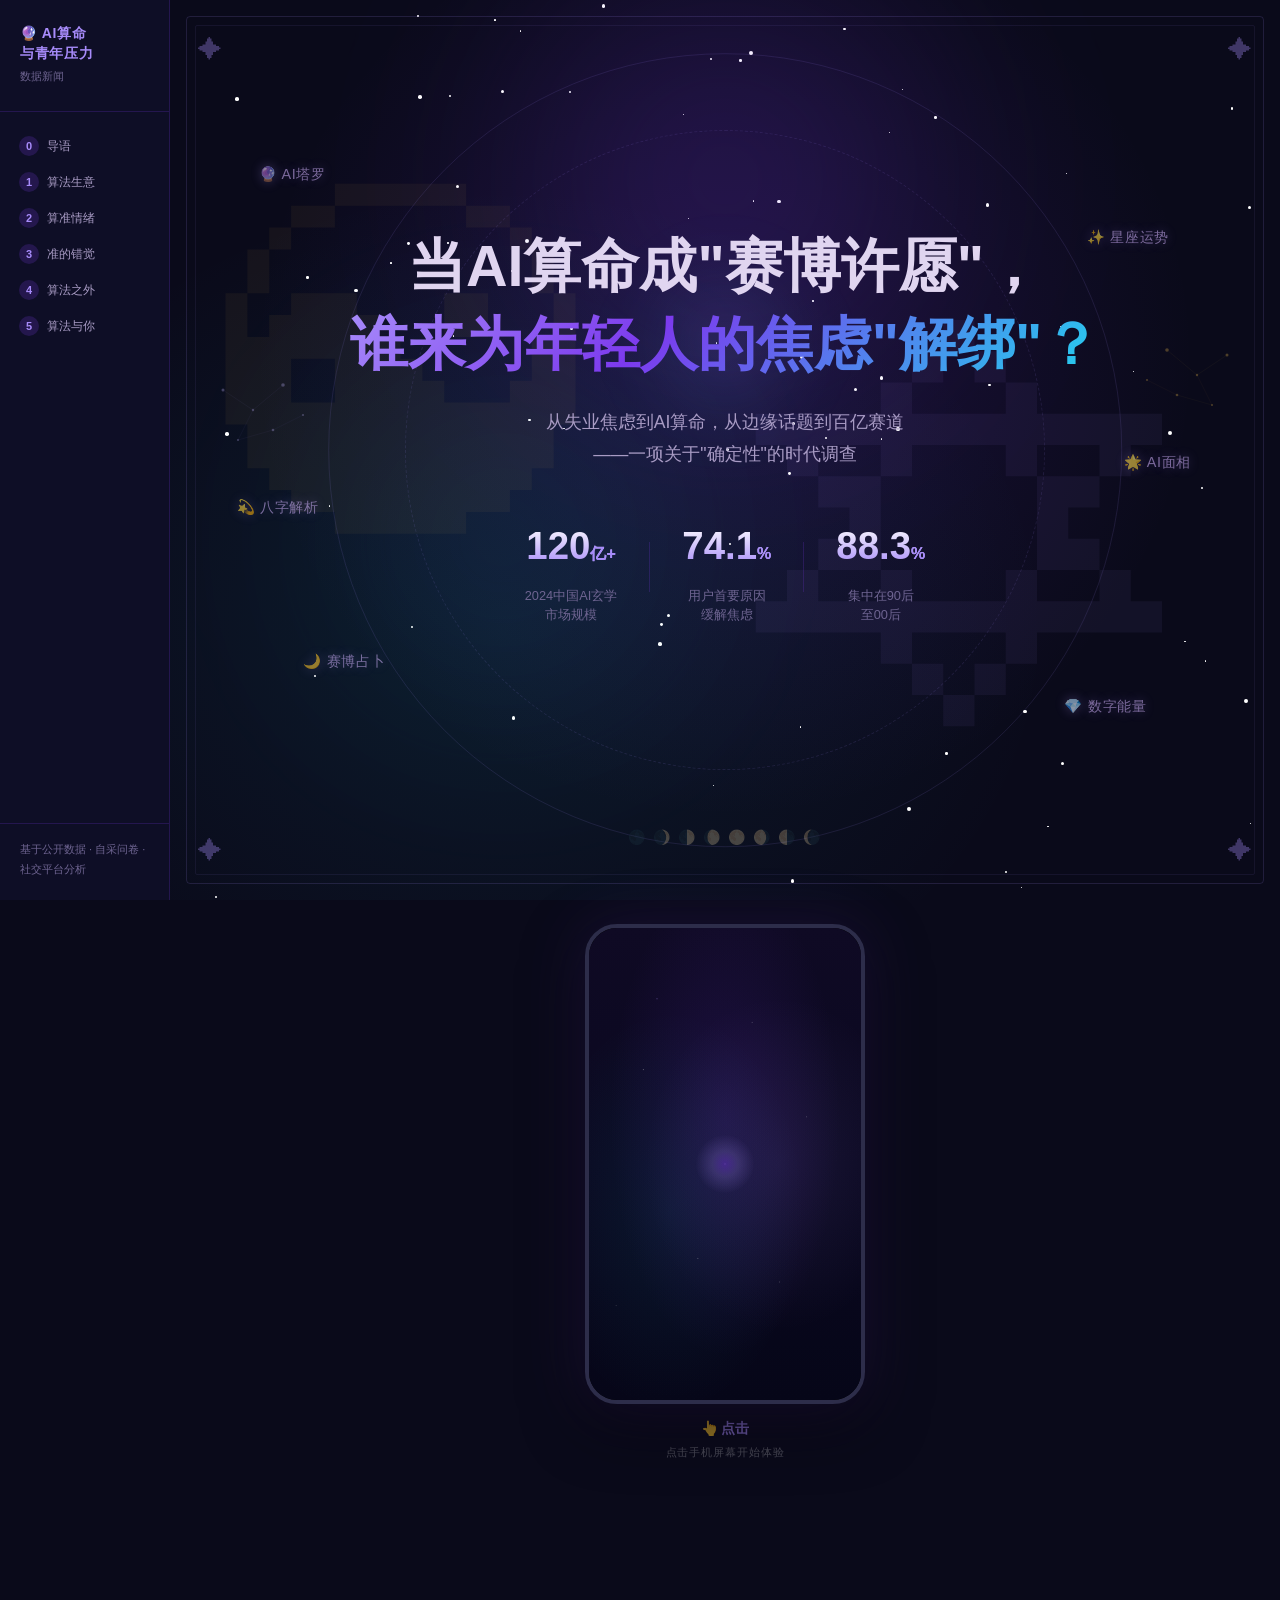
<file: index.html>
﻿<!DOCTYPE html>
<html lang="zh-CN">
<head>
    <meta charset="UTF-8">
    <meta name="viewport" content="width=device-width, initial-scale=1.0">
    <title>当AI算命成"赛博许愿"，谁来为年轻人的焦虑"解绑"？</title>
    <script>window.addEventListener('load',function(){window.scrollTo(0,0);});history.scrollRestoration='manual';</script>

    <!-- Chart.js 可视化库（本地加载，避免CDN被墙） -->
    <script src="js/chart.min.js"></script>
    <!-- ECharts 可视化 -->
    <script src="js/echarts.min.js"></script>
    <!-- 中国地图 GeoJSON 数据 -->
    <script src="js/china_geo.js"></script>

    <style>
        /* ============================================================
         *  全局重置 & 基础变量
         * ============================================================ */
        :root {
            --bg-primary: #0a0a1a;
            --bg-secondary: #0f0f28;
            --bg-card: #16163a;
            --text-primary: #e0d5f0;
            --text-secondary: #a89bc4;
            --text-muted: #6e6491;
            --accent: #7c3aed;
            --accent-glow: #a78bfa;
            --accent-cyan: #22d3ee;
            --nav-width: 170px;
            --border-subtle: rgba(124, 58, 237, 0.2);
            --font-heading: 'PingFang SC', 'Microsoft YaHei', 'Noto Sans SC', sans-serif;
            --font-body: 'PingFang SC', 'Microsoft YaHei', 'Noto Sans SC', sans-serif;
        }

        * {
            margin: 0;
            padding: 0;
            box-sizing: border-box;
        }

        html {
            scroll-behavior: smooth;
            scroll-padding-top: 40px;
        }

        body {
            font-family: var(--font-body);
            background: #0a0a1a;
            color: var(--text-primary);
            line-height: 1.8;
            overflow-x: hidden;
            -webkit-font-smoothing: antialiased;
        }

        /* ============================================================
         *  星空背景
         * ============================================================ */
        .stars-container {
            position: fixed;
            top: 0;
            left: 0;
            width: 100%;
            height: 100%;
            
            z-index: 0;
        }

        .star-dot {
            position: absolute;
            background: #fff;
            border-radius: 50%;
            animation: starTwinkle 3s infinite alternate;
        }

        @keyframes starTwinkle {
            0% { opacity: 0.3; transform: scale(1); }
            100% { opacity: 1; transform: scale(1.5); }
        }

        /* ============================================================
         *  侧边导航栏
         * ============================================================ */
        .side-nav {
            position: fixed;
            top: 0; left: 0;
            width: var(--nav-width);
            height: 100vh;
            background: rgba(15, 15, 40, 0.95);
            border-right: 1px solid var(--border-subtle);
            z-index: 100;
            display: flex; flex-direction: column;
            padding: 24px 0 20px 0;
            backdrop-filter: blur(10px);
            -webkit-backdrop-filter: blur(10px);
            overflow-y: auto;
        }

        .nav-header {
            padding: 0 20px 24px 20px;
            border-bottom: 1px solid var(--border-subtle);
            margin-bottom: 16px;
        }

        .nav-header .nav-title {
            font-family: var(--font-heading);
            font-size: 14px;
            font-weight: 700;
            color: var(--accent-glow);
            letter-spacing: 0.05em;
            line-height: 1.4;
        }

        .nav-header .nav-subtitle {
            font-size: 11px;
            color: var(--text-muted);
            margin-top: 4px;
        }

        .nav-list {
            list-style: none;
            flex: 1;
        }

        .nav-item {
            display: block;
            padding: 8px 16px;
            font-size: 12px;
            color: var(--text-secondary);
            text-decoration: none;
            cursor: pointer;
            border-left: 3px solid transparent;
            transition: all 0.3s ease;
            position: relative;
            line-height: 1.4;
        }

        .nav-item:hover {
            color: var(--accent-glow);
            background: rgba(124, 58, 237, 0.08);
        }

        .nav-item.active {
            color: var(--accent-glow);
            background: rgba(124, 58, 237, 0.12);
            border-left-color: var(--accent);
            font-weight: 600;
        }

        .nav-item .nav-number {
            display: inline-block;
            width: 20px;
            height: 20px;
            line-height: 20px;
            text-align: center;
            border-radius: 50%;
            background: rgba(124, 58, 237, 0.2);
            color: var(--accent-glow);
            font-size: 11px;
            margin-right: 8px;
            font-weight: 700;
            flex-shrink: 0;
        }

        .nav-item.active .nav-number {
            background: var(--accent);
            color: #fff;
        }

        .nav-footer {
            padding: 16px 20px 0;
            border-top: 1px solid var(--border-subtle);
            font-size: 11px;
            color: var(--text-muted);
        }
        /* 侧边栏：收起时保留图标，悬停展开全文 */
        .side-nav:hover,
        .side-nav.pinned { width: var(--nav-width); }
        .side-nav:hover .nav-item,
        .side-nav.pinned .nav-item { padding: 10px 20px; }
        .side-nav:hover .nav-item .nav-number + *,
        .side-nav.pinned .nav-item .nav-number + * { display: inline; }
        .side-nav:hover .nav-header,
        .side-nav.pinned .nav-header { opacity: 1; width: auto; }
        .side-nav:hover .nav-footer,
        .side-nav.pinned .nav-footer { opacity: 1; }
        /* 收起状态：仅图标 */
        .nav-header { overflow: visible; white-space: normal; }
        .nav-item { overflow: hidden; white-space: nowrap; }
        .nav-pin-btn {
            position: absolute; top: 12px; right: 8px; width: 20px; height: 20px;
            border-radius: 50%; background: rgba(124,58,237,0.25);
            cursor: pointer; transition: all 0.3s ease; z-index: 102;
            font-size: 10px; color: rgba(167,139,250,0.6); text-align: center; line-height: 20px;
        }
        .side-nav.pinned .nav-pin-btn { background: var(--accent); color: #fff; }
        /* 折叠状态 */
        body.nav-hidden .side-nav { width: 0; overflow: hidden; }
        body.nav-hidden .main-content { margin-left: 0; }
        body.nav-hidden .nav-hotzone { display: none; }

        /* ============================================================
         *  主内容区域
         * ============================================================ */
        .main-content {
            margin-left: var(--nav-width);
            position: relative;
            z-index: 1;
            transition: margin-left 0.3s ease;
        }

        /* --- 章节容器 + 两段门控 --- */
        .chapter {
            padding: 60px 60px 100px;
            flex-direction: column;
            justify-content: flex-start;
            position: relative;
            min-height: auto;
        }
        #chapter0, #chapter1, #chapter2, #chapter3, #chapter4, #chapter5, #chapter6 { display: none; }
        body.phone-lit #chapter0 { display: flex; }
        body.unlocked #chapter1 { display: flex; }
        /* 第0章装饰图随章节解锁渐入 */
        #imgCh0Left, #imgCh0Right { opacity: 0; transition: opacity 1s ease 0.3s; }
        body.phone-lit #imgCh0Left, body.phone-lit #imgCh0Right { opacity: 1; }
        body.all-shown #chapter2 { display: flex; }
        body.ch3up #chapter3 { display: flex; }
        body.mood-done #chapter4 { display: flex; }
        body.trap-done #chapter5 { display: flex; }
        body.rated #chapter6 { display: flex; }
        #chapter0 { background: linear-gradient(180deg, #0a0a1a 0%, #0d0d22 100%); }
        #chapter1 { background: linear-gradient(180deg, #0d0d22 0%, #111128 100%); }
        #chapter2 { background: linear-gradient(180deg, #111128 0%, #151530 100%); }
        #chapter3 { background: linear-gradient(180deg, #151530 0%, #1a1a38 100%); }
        #chapter4 { background: linear-gradient(180deg, #1a1a38 0%, #1f1f42 100%); }
        #chapter5 { background: linear-gradient(180deg, #1f1f42 0%, #25254d 100%); }
        #chapter6 { background: linear-gradient(180deg, #25254d 0%, #2a2a55 100%); }

        /* 章节切换按钮 */
        .chapter-nav-arrow {
            position: fixed;
            right: 30px;
            z-index: 100;
            width: 48px; height: 48px;
            border-radius: 50%;
            background: rgba(124,58,237,0.25);
            border: 1px solid rgba(167,139,250,0.5);
            color: var(--accent-glow);
            font-size: 22px;
            cursor: pointer;
            display: flex; align-items: center; justify-content: center;
            transition: all 0.3s ease;
            backdrop-filter: blur(8px);
            box-shadow: 0 4px 20px rgba(0,0,0,0.3);
        }
        .chapter-nav-arrow:hover {
            background: var(--accent);
            color: #fff;
            transform: scale(1.08);
            box-shadow: 0 6px 28px rgba(124,58,237,0.4);
        }
        .chapter-nav-down { bottom: 30px; }
        .chapter-nav-up { top: 30px; }
        .chapter-nav-arrow:disabled { opacity: 0.15;  transform: scale(1); }

        /* 章节进度指示器 */
        .chapter-progress {
            position: fixed;
            right: 36px;
            top: 50%;
            transform: translateY(-50%);
            z-index: 100;
            display: flex;
            flex-direction: column;
            gap: 12px;
            align-items: center;
        }
        .chapter-progress-dot {
            width: 8px; height: 8px;
            border-radius: 50%;
            background: rgba(167,139,250,0.3);
            transition: all 0.4s ease;
            cursor: pointer;
        }
        .chapter-progress-dot:hover { background: rgba(167,139,250,0.7); transform: scale(1.5); }
        .chapter-progress-dot.active { background: var(--accent-glow); box-shadow: 0 0 10px rgba(167,139,250,0.6); transform: scale(1.3); }

        .chapter-header {
            margin-bottom: 48px;
            text-align: center;
        }

        .chapter-number {
            font-size: 13px;
            text-transform: uppercase;
            letter-spacing: 0.15em;
            color: var(--accent-glow);
            margin-bottom: 12px;
            font-weight: 600;
        }

        .chapter-title {
            font-family: var(--font-heading);
            font-size: 2.4rem;
            font-weight: 800;
            background: linear-gradient(135deg, #e0d5f0 0%, #a78bfa 100%);
            -webkit-background-clip: text;
            -webkit-text-fill-color: transparent;
            background-clip: text;
            margin-bottom: 16px;
            line-height: 1.3;
        }

        .chapter-subtitle {
            font-size: 1.05rem;
            color: var(--text-secondary);
            font-weight: 400;
            max-width: 600px;
            margin: 0 auto;
        }

        /* --- 正文卡片 --- */
        .content-card {
            background: transparent;
            border: none;
            padding: 28px 20px;
            margin-bottom: 20px;
            max-width: 720px;
            margin-left: auto;
            margin-right: auto;
            width: 100%;
        }

        /* ============================================================
         *  章节内步骤导航
         * ============================================================ */
        .chapter-flow {
            position: relative;
            max-width: 760px;
            margin: 0 auto;
            width: 100%;
        }
        .chapter-step {
            display: none;
            animation: stepFadeIn 0.5s ease-out;
        }
        .chapter-step.active {
            display: block;
        }
        @keyframes stepFadeIn {
            0% { opacity: 0; transform: translateY(16px); }
            100% { opacity: 1; transform: translateY(0); }
        }
        .step-indicator {
            display: flex;
            align-items: center;
            justify-content: center;
            gap: 8px;
            margin: 24px 0 12px;
        }
        .step-dot {
            width: 10px; height: 10px;
            border-radius: 50%;
            background: rgba(124,58,237,0.3);
            transition: all 0.3s ease;
            cursor: pointer;
        }
        .step-dot.active { background: var(--accent); width: 28px; border-radius: 5px; }
        .step-dot.done { background: rgba(34,211,238,0.6); }
        .step-nav-row {
            display: flex; gap: 12px; justify-content: center; margin: 20px 0 32px;
        }
        .step-btn {
            padding: 10px 28px; border-radius: 24px; border: 1px solid var(--accent);
            background: transparent; color: var(--accent-glow);
            font-size: 13px; cursor: pointer; font-weight: 600;
            transition: all 0.3s ease; font-family: var(--font-body);
            display: flex; align-items: center; gap: 6px;
        }
        .step-btn:hover { background: var(--accent); color: #fff; }
        .step-btn:disabled { opacity: 0.3; cursor: default;  }
        .step-counter {
            text-align: center; color: var(--text-muted); font-size: 11px; margin-bottom: 8px;
        }

        .content-card p {
            margin-bottom: 16px;
            color: var(--text-secondary);
            font-size: 1rem;
            line-height: 1.9;
        }

        .content-card p:last-child {
            margin-bottom: 0;
        }

        /* --- 高亮文本 --- */
        .highlight {
            color: var(--accent-glow);
            font-weight: 600;
        }

        .stat-big {
            font-size: 2.8rem;
            font-weight: 800;
            color: var(--accent-cyan);
            font-family: var(--font-heading);
        }

        /* --- 图表容器 --- */
        .chart-container {
            background: var(--bg-card);
            border: 1px solid var(--border-subtle);
            border-radius: 16px;
            padding: 32px;
            margin-bottom: 28px;
            max-width: 800px;
            margin-left: auto;
            margin-right: auto;
            width: 100%;
            position: relative;
        }

        .chart-container canvas {
            display: block;
            margin: 0 auto;
        }

        .chart-title {
            font-family: var(--font-heading);
            font-size: 1.1rem;
            font-weight: 700;
            color: var(--text-primary);
            margin-bottom: 20px;
            text-align: center;
        }

        .chart-grid {
            display: grid;
            grid-template-columns: 1fr 1fr;
            gap: 24px;
            margin-bottom: 28px;
            max-width: 1200px;
            margin-left: auto;
            margin-right: auto;
        }
        .chart-grid .chart-container {
            max-width: none;
            margin-left: 0;
            margin-right: 0;
            margin-bottom: 0;
        }
        .chart-grid .chart-container canvas {
            width: 100% !important;
            height: auto !important;
        }

        .chart-source {
            font-size: 0.75rem;
            color: var(--text-muted);
            text-align: right;
            margin-top: 12px;
        }

        /* 树形图 */
        .tree-block {
            position: absolute;
            display: flex;
            align-items: center;
            justify-content: center;
            text-align: center;
            border-radius: 6px;
            cursor: pointer;
            overflow: hidden;
            transition: transform 0.2s ease, box-shadow 0.2s ease;
            padding: 6px;
        }
        .tree-block:hover {
            transform: scale(1.03);
            box-shadow: 0 4px 20px rgba(0,0,0,0.5);
            z-index: 10;
        }
        .tree-label {
            color: #fff;
            font-family: 'PingFang SC','Microsoft YaHei',sans-serif;
            font-weight: 800;
            text-shadow: 0 1px 3px rgba(0,0,0,0.6);
            
            line-height: 1.4;
            letter-spacing: 0.02em;
        }
        .tree-value {
            font-size: 0.85em;
            opacity: 0.85;
        }

        /* 图表并排布局 */
        .chart-content-columns {
            display: flex;
            gap: 24px;
            flex-wrap: wrap;
        }

        /* --- 故事线区域 --- */
        .story-block {
            background: transparent;
            border: none;
            border-radius: 0;
            padding: 20px 0;
            margin-bottom: 16px;
            max-width: 720px;
            margin-left: auto;
            margin-right: auto;
            width: 100%;
            position: relative;
        }

        .story-label {
            position: absolute;
            top: -12px;
            left: 24px;
            background: var(--accent-cyan);
            color: #0a0a1a;
            font-size: 11px;
            font-weight: 700;
            padding: 4px 12px;
            border-radius: 20px;
            letter-spacing: 0.05em;
        }

        /* ============================================================
         *  头图海报
         * ============================================================ */
        .hero-poster {
            min-height: 100vh;
            display: flex;
            align-items: center;
            justify-content: center;
            position: relative;
            overflow: hidden;
            background: radial-gradient(ellipse at 50% 40%, rgba(124, 58, 237, 0.15) 0%, transparent 60%),
                        radial-gradient(ellipse at 30% 70%, rgba(34, 211, 238, 0.08) 0%, transparent 50%),
                        var(--bg-primary);
        }

        /* 浮动光晕 */
        .hero-bg-glow {
            position: absolute;
            width: 500px;
            height: 500px;
            border-radius: 50%;
            filter: blur(120px);
            
            opacity: 0.4;
            animation: heroGlowFloat 8s ease-in-out infinite;
        }

        .hero-bg-glow-2 {
            animation-delay: -4s;
            opacity: 0.25;
            width: 400px;
            height: 400px;
        }

        @keyframes heroGlowFloat {
            0%, 100% { transform: translate(0, 0) scale(1); }
            25% { transform: translate(60px, -40px) scale(1.15); }
            50% { transform: translate(-30px, 30px) scale(0.9); }
            75% { transform: translate(-50px, -20px) scale(1.1); }
        }

        .hero-bg-glow {
            background: radial-gradient(circle, rgba(124, 58, 237, 0.8) 0%, transparent 70%);
            top: 20%;
            left: 50%;
            transform: translate(-50%, -50%);
        }

        .hero-bg-glow-2 {
            background: radial-gradient(circle, rgba(34, 211, 238, 0.6) 0%, transparent 70%);
            top: 60%;
            left: 30%;
        }

        /* 主内容 */
        .hero-content {
            position: relative;
            z-index: 2;
            text-align: center;
            padding: 40px 32px;
            max-width: 860px;
        }

        .hero-badge {
            display: inline-flex;
            align-items: center;
            gap: 8px;
            background: rgba(124, 58, 237, 0.15);
            border: 1px solid rgba(167, 139, 250, 0.3);
            border-radius: 50px;
            padding: 6px 20px;
            font-size: 13px;
            color: var(--accent-glow);
            letter-spacing: 0.08em;
            margin-bottom: 32px;
            animation: heroBadgeIn 1s ease-out;
        }

        @keyframes heroBadgeIn {
            0% { opacity: 0; transform: translateY(20px); }
            100% { opacity: 1; transform: translateY(0); }
        }

        .hero-badge-dot {
            width: 8px;
            height: 8px;
            border-radius: 50%;
            background: var(--accent-cyan);
            animation: heroDotPulse 2s ease-in-out infinite;
        }

        @keyframes heroDotPulse {
            0%, 100% { opacity: 1; box-shadow: 0 0 6px var(--accent-cyan); }
            50% { opacity: 0.4; box-shadow: 0 0 2px var(--accent-cyan); }
        }

        .hero-title {
            font-family: var(--font-heading);
            font-size: clamp(2.2rem, 5vw, 3.6rem);
            font-weight: 900;
            line-height: 1.35;
            margin-bottom: 24px;
            animation: heroTitleIn 1s ease-out 0.15s both;
        }

        @keyframes heroTitleIn {
            0% { opacity: 0; transform: translateY(30px); }
            100% { opacity: 1; transform: translateY(0); }
        }

        .hero-title-line {
            display: block;
        }

        .hero-title-highlight {
            background: linear-gradient(135deg, #a78bfa 0%, #7c3aed 40%, #22d3ee 100%);
            -webkit-background-clip: text;
            -webkit-text-fill-color: transparent;
            background-clip: text;
        }

        .hero-title-ai {
            position: relative;
            display: inline;
            /* 修复：显式设置渐变填充，防止 inline-block 打断父级 background-clip 继承 */
            background: linear-gradient(135deg, #a78bfa 0%, #22d3ee 100%);
            -webkit-background-clip: text;
            -webkit-text-fill-color: transparent;
            background-clip: text;
        }

        .hero-title-ai::after {
            content: '';
            position: absolute;
            bottom: 2px;
            left: 0;
            width: 100%;
            height: 2px;
            background: var(--accent-cyan);
            opacity: 0.6;
        }

        .hero-desc {
            font-size: 1.1rem;
            color: var(--text-secondary);
            line-height: 1.8;
            margin-bottom: 0;
            animation: heroDescIn 1s ease-out 0.3s both;
        }

        .hero-desc-sub {
            margin-bottom: 40px;
        }

        @keyframes heroDescIn {
            0% { opacity: 0; transform: translateY(20px); }
            100% { opacity: 1; transform: translateY(0); }
        }

        /* 关键数据 */
        .hero-stats {
            display: flex;
            align-items: center;
            justify-content: center;
            gap: 32px;
            flex-wrap: wrap;
            margin-bottom: 48px;
            animation: heroStatsIn 1s ease-out 0.45s both;
        }

        @keyframes heroStatsIn {
            0% { opacity: 0; transform: translateY(20px); }
            100% { opacity: 1; transform: translateY(0); }
        }

        .hero-stat-item {
            text-align: center;
        }

        .hero-stat-num {
            font-family: var(--font-heading);
            font-size: 2.4rem;
            font-weight: 900;
            background: linear-gradient(180deg, #fff 0%, #a78bfa 100%);
            -webkit-background-clip: text;
            -webkit-text-fill-color: transparent;
            background-clip: text;
        }

        .hero-stat-unit {
            font-size: 1rem;
            -webkit-text-fill-color: var(--accent-glow);
        }

        .hero-stat-label {
            display: block;
            font-size: 0.8rem;
            color: var(--text-muted);
            margin-top: 6px;
            line-height: 1.5;
        }

        .hero-stat-divider {
            width: 1px;
            height: 50px;
            background: var(--border-subtle);
        }

        /* 滚动提示 */
        .hero-scroll-hint {
            animation: heroScrollPulse 2s ease-in-out infinite, heroScrollIn 1s ease-out 0.6s both;
            color: var(--text-muted);
            font-size: 0.85rem;
            cursor: pointer;
        }

        @keyframes heroScrollIn {
            0% { opacity: 0; }
            100% { opacity: 1; }
        }

        @keyframes heroScrollPulse {
            0%, 100% { opacity: 0.5; transform: translateY(0); }
            50% { opacity: 1; transform: translateY(8px); }
        }

        .hero-scroll-arrow {
            font-size: 1.4rem;
            margin-top: 4px;
        }

        /* 浮动标签 */
        .hero-floating-tag {
            position: absolute;
            font-size: 0.85rem;
            color: rgba(167, 139, 250, 0.4);
            
            animation: heroTagFloat 6s ease-in-out infinite;
            z-index: 1;
        }

        @keyframes heroTagFloat {
            0%, 100% { transform: translateY(0) rotate(0deg); }
            33% { transform: translateY(-12px) rotate(1deg); }
            66% { transform: translateY(8px) rotate(-1deg); }
        }

        /* 玄学装饰元素 */
        .hero-mystic {
            position: absolute;  z-index: 3;
            opacity: 0.2;
            font-size: 60px;
            animation: mysticFloat 10s ease-in-out infinite;
        }
        @keyframes mysticFloat {
            0%,100%{transform:translateY(0) rotate(0deg)}
            25%{transform:translateY(-15px) rotate(5deg)}
            50%{transform:translateY(5px) rotate(-3deg)}
            75%{transform:translateY(-8px) rotate(2deg)}
        }
        .hero-mystic-ring {
            position: absolute;  z-index: 0;
            border: 2px solid rgba(167,139,250,0.15);
            border-radius: 50%;
            animation: ringPulse 8s ease-in-out infinite;
        }
        @keyframes ringPulse {
            0%,100%{transform:scale(1);opacity:0.4}
            50%{transform:scale(1.15);opacity:0.8}
        }
        .hero-constellation {
            position: absolute;  z-index: 0;
            width: 5px; height: 5px; background: rgba(167,139,250,0.5);
            border-radius: 50%;
            box-shadow: 0 0 10px rgba(167,139,250,0.3);
            animation: starTwinkle 3s infinite alternate;
        }
        .hero-constellation::before {
            content: '';
            position: absolute;
            width: 30px; height: 1px;
            background: linear-gradient(90deg, rgba(167,139,250,0.2), transparent);
            top: 2px; left: 4px;
            transform: rotate(-30deg);
        }

        /* ============================================================
         *  海报增强玄学元素
         * ============================================================ */
        /* 星空层 */
        .poster-stars {
            position: absolute; top: 0; left: 0; width: 100%; height: 100%;
            z-index: 0; pointer-events: none;
        }
        .poster-star {
            position: absolute;
            background: #fff;
            border-radius: 50%;
            animation: starTwinkle 3s infinite alternate;
        }
        @keyframes starTwinkle {
            0%{opacity:0.3;box-shadow:0 0 2px #fff}
            100%{opacity:1;box-shadow:0 0 8px #c4b5fd,0 0 20px rgba(167,139,250,0.4)}
        }
        /* 星座连线 SVG - 尺寸位置由内联style控制 */
        /* 大型神圣几何环 */
        .poster-geo-ring {
            position: absolute; z-index: 0; pointer-events: none;
            border-radius: 50%;
            border: 1.5px solid rgba(167,139,250,0.12);
            animation: geoRingSpin 40s linear infinite;
        }
        .poster-geo-ring:nth-child(2) { animation-duration: 55s; animation-direction: reverse; }
        .poster-geo-ring:nth-child(3) { animation-duration: 70s; border-style: dashed; }
        @keyframes geoRingSpin {
            from{transform:rotate(0deg)}
            to{transform:rotate(360deg)}
        }
        /* 六芒星（大卫星） */
        .poster-hexagram {
            position: absolute; z-index: 0; pointer-events: none;
            opacity: 0.06;
            font-size: clamp(200px, 40vw, 500px);
            color: #a78bfa;
            animation: hexagramFloat 15s ease-in-out infinite;
        }
        @keyframes hexagramFloat {
            0%,100%{transform:translateY(0) rotate(0deg)}
            33%{transform:translateY(-20px) rotate(3deg)}
            66%{transform:translateY(10px) rotate(-3deg)}
        }
        /* 海报边框 */
        .poster-frame {
            position: absolute; top: 16px; left: 16px; right: 16px; bottom: 16px;
            z-index: 1; pointer-events: none;
            border: 1px solid rgba(167,139,250,0.15);
            border-radius: 4px;
        }
        .poster-frame::before {
            content: '';
            position: absolute; top: 8px; left: 8px; right: 8px; bottom: 8px;
            border: 1px solid rgba(167,139,250,0.08);
            border-radius: 2px;
        }
        /* 四角星芒 */
        .poster-corner {
            position: absolute; z-index: 2; pointer-events: none;
            color: rgba(167,139,250,0.35);
            font-size: 24px;
            animation: cornerGlow 4s ease-in-out infinite;
        }
        .poster-corner-tl{top:28px;left:28px}
        .poster-corner-tr{top:28px;right:28px;animation-delay:1s}
        .poster-corner-bl{bottom:28px;left:28px;animation-delay:2s}
        .poster-corner-br{bottom:28px;right:28px;animation-delay:3s}
        @keyframes cornerGlow {
            0%,100%{opacity:0.2;text-shadow:0 0 4px rgba(167,139,250,0.3)}
            50%{opacity:0.6;text-shadow:0 0 16px rgba(167,139,250,0.7)}
        }
        /* 月相装饰条 */
        .poster-moon-phases {
            position: absolute; z-index: 1; pointer-events: none;
            display: flex; gap: 4px;
            font-size: 14px; letter-spacing: 2px;
            color: rgba(232,184,74,0.25);
            bottom: 50px; left: 50%;
            transform: translateX(-50%);
            animation: moonFade 6s ease-in-out infinite;
        }
        @keyframes moonFade {
            0%,100%{opacity:0.15}
            50%{opacity:0.45}
        }
        /* 八卦符号 */
        .poster-bagua {
            position: absolute; z-index: 0; pointer-events: none;
            opacity: 0.05;
            font-size: clamp(150px, 30vw, 350px);
            color: #e8b84a;
            animation: baguaFloat 20s ease-in-out infinite;
        }
        @keyframes baguaFloat {
            0%,100%{transform:rotate(0deg)}
            50%{transform:rotate(5deg)}
        }
        /* 增强浮动标签 */
        .hero-floating-tag {
            font-size: 0.9rem;
            color: rgba(212,180,254,0.55);
            text-shadow: 0 0 12px rgba(167,139,250,0.3);
            letter-spacing: 0.05em;
        }
        /* 水晶球核心光 */
        .poster-orb {
            position: absolute; z-index: 0; pointer-events: none;
            width: 200px; height: 200px; border-radius: 50%;
            background: radial-gradient(circle, rgba(167,139,250,0.15) 0%, rgba(34,211,238,0.05) 40%, transparent 70%);
            filter: blur(30px);
            animation: orbPulse 5s ease-in-out infinite;
        }
        @keyframes orbPulse {
            0%,100%{transform:scale(1);opacity:0.5}
            50%{transform:scale(1.3);opacity:0.9}
        }
        /* 移动端适配 */
        @media (max-width: 768px) {
            .poster-moon-phases { display: none; }
            .poster-hexagram { font-size: 150px; }
            .poster-bagua { font-size: 120px; }
            .poster-frame { top: 10px; left: 10px; right: 10px; bottom: 10px; }
            .poster-corner { font-size: 16px; }
            .poster-corner-tl{top:18px;left:18px}
            .poster-corner-tr{top:18px;right:18px}
            .poster-corner-bl{bottom:18px;left:18px}
            .poster-corner-br{bottom:18px;right:18px}
        }

        /* ============================================================
         *  入口黑屏手机
         * ============================================================ */
        .entry-phone-wrapper {
            display: flex; flex-direction: column; align-items: center;
            margin-top: 24px; margin-bottom: 24px;
            position: relative;
            overflow: visible;
        }
        /* 手部贴纸——覆盖在手机上层，握住手机 */
        /* 手初始隐藏，解锁后手机压在手右上2/3处 */
        .entry-hand {
            position: absolute;
            
            z-index: -1;
            width: 360px;
            bottom: -215px;
            left: 210px;
            transform: rotate(55deg);
            opacity: 0;
            transition: all 0.8s ease;
            filter: drop-shadow(0 6px 16px rgba(0,0,0,0.6));
        }
        .entry-hand.show {
            z-index: 15;
            opacity: 1;
            transform: rotate(55deg);
        }
        .entry-phone {
            width: 280px; height: 480px;
            background: #000;
            border: 4px solid #2d2d4a;
            border-radius: 32px;
            cursor: pointer;
            overflow-y: auto;
            position: relative; z-index: 20;
            box-shadow: 0 0 60px rgba(124,58,237,0.15), 0 20px 60px rgba(0,0,0,0.6);
            transition: all 0.6s cubic-bezier(0.4,0,0.2,1);
        }
        .entry-phone:hover {
            border-color: rgba(124,58,237,0.5);
            box-shadow: 0 0 80px rgba(124,58,237,0.3), 0 20px 80px rgba(0,0,0,0.7);
            transform: translateY(-4px);
        }
        .entry-phone-screen {
            width: 100%; height: 100%;
            position: relative;
            display: flex; align-items: center; justify-content: center;
            background:
                radial-gradient(ellipse at 50% 40%, rgba(124,58,237,0.15) 0%, transparent 60%),
                radial-gradient(ellipse at 30% 60%, rgba(34,211,238,0.08) 0%, transparent 50%),
                radial-gradient(ellipse at 70% 50%, rgba(167,139,250,0.1) 0%, transparent 50%),
                linear-gradient(180deg, #0f0a24 0%, #0a0820 50%, #060618 100%);
            transition: all 0.8s ease;
            overflow: hidden;
        }
        .entry-phone-screen::after {
            content: '';
            position: absolute;
            top: 0; left: 0; width: 100%; height: 100%;
            background:
                radial-gradient(1px 1px at 20% 30%, rgba(255,255,255,0.3), transparent),
                radial-gradient(1px 1px at 60% 20%, rgba(255,255,255,0.2), transparent),
                radial-gradient(1px 1px at 40% 70%, rgba(255,255,255,0.25), transparent),
                radial-gradient(1px 1px at 80% 40%, rgba(255,255,255,0.2), transparent),
                radial-gradient(1px 1px at 10% 80%, rgba(255,255,255,0.15), transparent),
                radial-gradient(1px 1px at 50% 50%, rgba(255,255,255,0.2), transparent),
                radial-gradient(1px 1px at 70% 75%, rgba(255,255,255,0.2), transparent),
                radial-gradient(1px 1px at 25% 15%, rgba(167,139,250,0.4), transparent);
            pointer-events: none;
            z-index: 0;
        }
        .entry-phone-glow {
            width: 60px; height: 60px; border-radius: 50%;
            background: radial-gradient(circle, rgba(124,58,237,0.4) 0%, rgba(167,139,250,0.2) 30%, transparent 70%);
            animation: phonePulse 2s ease-in-out infinite;
            z-index: 1;
        }
        @keyframes phonePulse {
            0%,100%{transform:scale(1);opacity:0.6}
            50%{transform:scale(1.3);opacity:1}
        }
        .entry-phone-click {
            color: rgba(167,139,250,0.6); font-size: 14px;
            margin-top: 12px; font-weight: 600;
            animation: phonePulse 2s ease-in-out infinite;
        }
        .entry-phone-hint {
            color: rgba(255,255,255,0.25); font-size: 11px; margin-top: 2px;
            letter-spacing: 0.08em;
        }
        .entry-phone.unlocked {
        }
        .entry-phone iframe {
            width: 375px; height: 667px; border: none;
            opacity: 0; transition: opacity 0.6s;
            pointer-events: none;
            transform: scale(0.72);
            transform-origin: 0 0;
            position: absolute; top: 0; left: 0;
        }
        .entry-phone.unlocked .entry-phone-screen { background: transparent; }
        .entry-phone.unlocked #entryIframe { pointer-events: auto !important; }
        /* 手机内半透明滚动条——iframe 需从父级穿透 */
        #entryIframe { scrollbar-width: thin; scrollbar-color: rgba(167,139,250,0.3) transparent; }
        /* 父级滚动包裹层 */
        #iframeScrollWrap { scrollbar-width: thin; scrollbar-color: rgba(167,139,250,0.3) transparent; }
        #iframeScrollWrap::-webkit-scrollbar { width: 4px; }
        #iframeScrollWrap::-webkit-scrollbar-track { background: transparent; }
        #iframeScrollWrap::-webkit-scrollbar-thumb { background: rgba(167,139,250,0.3); border-radius: 4px; }
        #iframeScrollWrap::-webkit-scrollbar-thumb:hover { background: rgba(167,139,250,0.5); }
        .entry-phone.unlocked .entry-phone-glow,
        .entry-phone.unlocked ~ .entry-phone-click,
        .entry-phone.unlocked ~ .entry-phone-hint { display: none; }

        /* 手机壳外框 */
        .entry-phone-case {
            position: relative; z-index: 10;
            background: linear-gradient(145deg, #2a2a3a, #1a1a2e);
            border-radius: 38px;
            padding: 10px;
            display: inline-block;
            box-shadow: 0 0 40px rgba(124,58,237,0.15), inset 0 1px 0 rgba(255,255,255,0.05);
        }
        /* ============================================================
         *  手机框样式
         * ============================================================ */
        .phone-mockup-wrapper {
            max-width: 720px;
            margin: 0 auto 28px;
            text-align: center;
        }
        .phone-mockup {
            display: inline-block;
            background: #1a1a2e;
            border: 3px solid #2d2d4a;
            border-radius: 36px;
            padding: 12px;
            box-shadow: 0 0 40px rgba(124,58,237,0.2), 0 20px 60px rgba(0,0,0,0.5);
            position: relative;
        }
        .phone-notch {
            width: 120px; height: 24px;
            background: #0a0a1a;
            border-radius: 0 0 16px 16px;
            margin: 0 auto 8px;
        }
        .phone-screen {
            width: 375px; height: 667px;
            border-radius: 24px;
            overflow: hidden;
            background: #0a0a1a;
        }
        .phone-screen iframe {
            width: 100%; height: 100%;
            border: none;
        }
        @media (max-width: 480px) {
            .phone-screen { width: 300px; height: 534px; }
        }

        /* ============================================================
         *  聊天对话框
         * ============================================================ */
        .chat-widget {
            max-width: 600px; margin: 0 auto 28px;
            background: var(--bg-card);
            border: 1px solid var(--border-subtle);
            border-radius: 16px;
            overflow: hidden;
            position: relative;
            z-index: 2;
        }
        .chat-header {
            background: rgba(124,58,237,0.15);
            padding: 14px 20px;
            display: flex; align-items: center; gap: 10px;
            border-bottom: 1px solid var(--border-subtle);
        }
        .chat-avatar {
            width: 36px; height: 36px;
            border-radius: 50%;
            background: linear-gradient(135deg, #7c3aed, #a78bfa);
            display: flex; align-items: center; justify-content: center;
            font-size: 18px;
        }
        .chat-header-info .chat-name {
            font-size: 14px; font-weight: 700; color: var(--text-primary);
        }
        .chat-header-info .chat-status {
            font-size: 11px; color: var(--accent-cyan);
        }
        .chat-messages {
            padding: 20px;
            flex: 1;
            overflow-y: auto;
            display: flex; flex-direction: column; gap: 14px;
        }
        .chat-bubble {
            max-width: 75%;
            padding: 12px 16px;
            border-radius: 18px;
            font-size: 14px; line-height: 1.6;
            animation: chatBubbleIn 0.4s ease-out;
        }
        @keyframes chatBubbleIn {
            0% { opacity: 0; transform: translateY(10px); }
            100% { opacity: 1; transform: translateY(0); }
        }
        .chat-bubble.user {
            align-self: flex-end;
            background: linear-gradient(135deg, #7c3aed, #5b21b6);
            color: #e0d5f0;
            border-bottom-right-radius: 6px;
        }
        .chat-bubble.ai {
            align-self: flex-start;
            background: rgba(34,211,238,0.1);
            color: #c4b5fd;
            border: 1px solid rgba(34,211,238,0.2);
            border-bottom-left-radius: 6px;
        }
        .chat-input-area {
            display: flex; padding: 12px 16px 18px;
            border-top: 1px solid var(--border-subtle);
            gap: 10px;
            background: rgba(0,0,0,0.2);
            position: relative;
        }
        .chat-input {
            flex: 1;
            background: rgba(255,255,255,0.05);
            border: 1px solid var(--border-subtle);
            border-radius: 24px;
            padding: 10px 18px;
            color: var(--text-primary);
            font-size: 14px; outline: none;
            font-family: var(--font-body);
        }
        .chat-input:focus { border-color: var(--accent); }
        .chat-send-btn {
            width: 42px; height: 42px;
            border-radius: 50%;
            background: var(--accent);
            border: none; color: #fff;
            font-size: 18px; cursor: pointer;
            transition: all 0.3s ease;
            flex-shrink: 0;
            display: flex; align-items: center; justify-content: center;
        }
        .chat-send-btn:hover {
            background: #8b5cf6;
            box-shadow: 0 0 20px rgba(124,58,237,0.5);
            transform: scale(1.05);
        }
        .chat-send-btn:active { transform: scale(0.95); }

        /* ============================================================
         *  时间轴小人
         * ============================================================ */
        .timeline-widget {
            max-width: 700px; margin: 0 auto 28px;
            background: var(--bg-card);
            border: 1px solid var(--border-subtle);
            border-radius: 16px;
            padding: 32px; text-align: center;
        }
        .timeline-figures {
            display: grid;
            grid-template-columns: repeat(10, 1fr);
            gap: 6px; margin-bottom: 20px;
            justify-items: center;
        }
        .timeline-figure {
            width: 28px; height: 36px;
            border-radius: 50% 50% 0 0;
            background: rgba(110,100,145,0.3);
            transition: all 0.4s ease;
        }
        .timeline-figure.lit {
            background: var(--accent-glow);
            box-shadow: 0 0 12px rgba(167,139,250,0.6);
        }
        .timeline-labels {
            display: flex; justify-content: space-between;
            font-size: 12px; color: var(--text-muted);
            margin-bottom: 8px;
        }
        .timeline-slider {
            width: 100%;
            -webkit-appearance: none;
            height: 6px; border-radius: 3px;
            background: linear-gradient(to right, rgba(34,211,238,0.4), rgba(167,139,250,0.8));
            outline: none; cursor: pointer;
        }
        .timeline-slider::-webkit-slider-thumb {
            -webkit-appearance: none;
            width: 24px; height: 24px;
            border-radius: 50%;
            background: var(--accent-glow);
            cursor: pointer;
            box-shadow: 0 0 12px rgba(167,139,250,0.6);
        }
        .timeline-value {
            margin-top: 12px;
            font-size: 14px; color: var(--accent-glow); font-weight: 600;
        }

        /* --- 响应式：移动端导航改为顶部 --- */
        @media (max-width: 768px) {
            .side-nav {
                width: 100%;
                height: auto;
                position: fixed;
                bottom: 0;
                top: auto;
                flex-direction: row;
                overflow-x: auto;
                padding: 8px 12px;
                border-right: none;
                border-top: 1px solid var(--border-subtle);
                z-index: 100;
            }

            .nav-header, .nav-footer {
                display: none;
            }

            .nav-list {
                display: flex;
                gap: 4px;
                flex: none;
            }

            .nav-item {
                padding: 6px 12px;
                font-size: 11px;
                white-space: nowrap;
                border-left: none;
                border-bottom: 2px solid transparent;
                border-radius: 20px;
            }

            .nav-item.active {
                border-left-color: transparent;
                border-bottom-color: var(--accent);
                background: rgba(124, 58, 237, 0.2);
            }

            .nav-item .nav-number {
                display: none;
            }

            .main-content {
                margin-left: 0;
                padding-bottom: 70px;
            }

            .chapter {
                padding: 40px 20px;
                min-height: auto;
            }

            .chapter-title {
                font-size: 1.6rem;
            }

            .content-card, .chart-container, .story-block {
                padding: 24px 20px;
                border-radius: 12px;
            }

            /* 移动端头图 */
            .hero-poster {
                min-height: 90vh;
                padding: 20px;
            }

            .hero-stats {
                gap: 16px;
            }

            .hero-stat-num {
                font-size: 1.6rem;
            }

            .hero-stat-divider {
                height: 36px;
            }

            .hero-floating-tag {
                display: none;
            }

            .chart-grid {
                grid-template-columns: 1fr;
            }
        }

    </style>
</head>
<body>

    <!-- ==================== 星空背景 ==================== -->
    <div class="stars-container" id="starsContainer" style="display:none"></div>

    <!-- ==================== 侧边导航 ==================== -->
    <nav class="side-nav" id="sideNav">
        <div class="nav-header">
            <div class="nav-title">🔮 AI算命<br>与青年压力</div>
            <div class="nav-subtitle">数据新闻</div>
        </div>
        <ul class="nav-list">
            <a class="nav-item active" href="#chapter0" data-nav="0">
                <span class="nav-number">0</span>导语
            </a>
            <a class="nav-item" href="#chapter1" data-nav="1">
                <span class="nav-number">1</span>算法生意
            </a>
            <a class="nav-item" href="#chapter3" data-nav="2">
                <span class="nav-number">2</span>算准情绪
            </a>
            <a class="nav-item" href="#chapter4" data-nav="3">
                <span class="nav-number">3</span>准的错觉
            </a>
            <a class="nav-item" href="#chapter5" data-nav="4">
                <span class="nav-number">4</span>算法之外
            </a>
            <a class="nav-item" href="#chapter6" data-nav="5">
                <span class="nav-number">5</span>算法与你
            </a>
        </ul>
        <div class="nav-footer">
            基于公开数据 · 自采问卷 · 社交平台分析
        </div>
    </nav>


    <!-- ==================== 主内容区 ==================== -->
    <div class="main-content">

        <!-- ====== 头图海报 ====== -->
        <section class="hero-poster" id="hero">
            <!-- 玄学背景层 -->
            <!-- 八卦：左上角 -->
            <div class="poster-bagua" style="top:6%;left:5%;">☯</div>
            <!-- 六芒星：右上角 -->
            <div class="poster-hexagram" style="top:8%;right:5%;">✡</div>
            <!-- 神圣几何环：环绕内容区 -->
            <div class="poster-geo-ring" style="width:50vw;height:50vw;max-width:650px;max-height:650px;top:50%;left:50%;transform:translate(-50%,-50%);"></div>
            <div class="poster-geo-ring" style="width:62vw;height:62vw;max-width:800px;max-height:800px;top:50%;left:50%;transform:translate(-50%,-50%);"></div>
            <!-- 小星座：左侧 -->
            <svg class="poster-constellations" viewBox="0 0 120 160" style="left:3%;top:40%;width:120px;height:160px;position:absolute;z-index:0;pointer-events:none;opacity:0.3;">
                <circle cx="20" cy="30" r="1.5" fill="#c4b5fd"/>
                <circle cx="50" cy="50" r="1.2" fill="#c4b5fd"/>
                <circle cx="80" cy="25" r="1.8" fill="#c4b5fd"/>
                <circle cx="35" cy="80" r="1" fill="#c4b5fd"/>
                <circle cx="70" cy="70" r="1.3" fill="#c4b5fd"/>
                <circle cx="100" cy="55" r="1" fill="#c4b5fd"/>
                <line x1="20" y1="30" x2="50" y2="50" stroke="rgba(167,139,250,0.35)" stroke-width="0.5"/>
                <line x1="50" y1="50" x2="80" y2="25" stroke="rgba(167,139,250,0.35)" stroke-width="0.5"/>
                <line x1="50" y1="50" x2="35" y2="80" stroke="rgba(167,139,250,0.3)" stroke-width="0.5"/>
                <line x1="35" y1="80" x2="70" y2="70" stroke="rgba(167,139,250,0.3)" stroke-width="0.5"/>
                <line x1="70" y1="70" x2="100" y2="55" stroke="rgba(167,139,250,0.3)" stroke-width="0.5"/>
            </svg>
            <!-- 小星座：右侧 -->
            <svg class="poster-constellations" viewBox="0 0 120 160" style="right:3%;top:35%;width:120px;height:160px;position:absolute;z-index:0;pointer-events:none;opacity:0.3;">
                <circle cx="100" cy="40" r="1.5" fill="#e8b84a"/>
                <circle cx="70" cy="60" r="1.2" fill="#e8b84a"/>
                <circle cx="40" cy="35" r="1.8" fill="#e8b84a"/>
                <circle cx="85" cy="90" r="1" fill="#e8b84a"/>
                <circle cx="50" cy="80" r="1.3" fill="#e8b84a"/>
                <circle cx="20" cy="65" r="1" fill="#e8b84a"/>
                <line x1="100" y1="40" x2="70" y2="60" stroke="rgba(232,184,74,0.3)" stroke-width="0.5"/>
                <line x1="70" y1="60" x2="40" y2="35" stroke="rgba(232,184,74,0.3)" stroke-width="0.5"/>
                <line x1="70" y1="60" x2="85" y2="90" stroke="rgba(232,184,74,0.25)" stroke-width="0.5"/>
                <line x1="85" y1="90" x2="50" y2="80" stroke="rgba(232,184,74,0.25)" stroke-width="0.5"/>
                <line x1="50" y1="80" x2="20" y2="65" stroke="rgba(232,184,74,0.25)" stroke-width="0.5"/>
            </svg>
            <!-- 星空 -->
            <div class="poster-stars" id="posterStars"></div>
            <!-- 海报边框 -->
            <div class="poster-frame"></div>
            <div class="poster-corner poster-corner-tl">✦</div>
            <div class="poster-corner poster-corner-tr">✦</div>
            <div class="poster-corner poster-corner-bl">✦</div>
            <div class="poster-corner poster-corner-br">✦</div>
            <!-- 月相：底部 -->
            <div class="poster-moon-phases">🌑 🌒 🌓 🌔 🌕 🌖 🌗 🌘</div>
            <!-- 核心光：标题背后 -->
            <div class="poster-orb" style="top:38%;left:50%;transform:translate(-50%,-50%);"></div>
            <!-- 原有光晕 -->
            <div class="hero-bg-glow"></div>
            <div class="hero-bg-glow hero-bg-glow-2"></div>
            <div class="hero-content">
                <h1 class="hero-title">
                    <span class="hero-title-line">当AI算命成"赛博许愿"，</span>
                    <span class="hero-title-line hero-title-highlight">
                        谁来为年轻人的焦虑"解绑"？
                    </span>
                </h1>
                <p class="hero-desc">
                    从失业焦虑到AI算命，从边缘话题到百亿赛道
                </p>
                <p class="hero-desc hero-desc-sub">
                    ——一项关于"确定性"的时代调查
                </p>
                <div class="hero-stats">
                    <div class="hero-stat-item">
                        <span class="hero-stat-num">120<span class="hero-stat-unit">亿+</span></span>
                        <span class="hero-stat-label">2024中国AI玄学<br>市场规模</span>
                    </div>
                    <div class="hero-stat-divider"></div>
                    <div class="hero-stat-item">
                        <span class="hero-stat-num">74.1<span class="hero-stat-unit">%</span></span>
                        <span class="hero-stat-label">用户首要原因<br>缓解焦虑</span>
                    </div>
                    <div class="hero-stat-divider"></div>
                    <div class="hero-stat-item">
                        <span class="hero-stat-num">88.3<span class="hero-stat-unit">%</span></span>
                        <span class="hero-stat-label">集中在90后<br>至00后</span>
                    </div>
                </div>
            </div>
            <!-- 浮动标签 -->
            <div class="hero-floating-tag" style="top:18%;left:8%;animation-delay:0s;">🔮 AI塔罗</div>
            <div class="hero-floating-tag" style="top:25%;right:10%;animation-delay:0.8s;">✨ 星座运势</div>
            <div class="hero-floating-tag" style="top:55%;left:6%;animation-delay:1.6s;">💫 八字解析</div>
            <div class="hero-floating-tag" style="top:50%;right:8%;animation-delay:2.4s;">🌟 AI面相</div>
            <div class="hero-floating-tag" style="bottom:25%;left:12%;animation-delay:3.2s;">🌙 赛博占卜</div>
            <div class="hero-floating-tag" style="bottom:20%;right:12%;animation-delay:1.2s;">💎 数字能量</div>
        </section>


            <!-- 入口黑屏手机 + 手部贴纸 -->
        <div class="entry-phone-wrapper" id="entryPhoneWrapper">
            <img class="entry-hand" id="entryHand" src="shou2.png" alt="手">
            <div class="entry-phone" id="entryPhone" onclick="unlockPhone()">
                <div class="entry-phone-screen" onclick="unlockPhone()">
                    <div class="entry-phone-glow"></div>
                    <div id="iframeScrollWrap" style="position:absolute;top:0;left:0;width:100%;height:100%;overflow-y:auto;overflow-x:hidden;-webkit-overflow-scrolling:touch;">
                        <iframe id="entryIframe" src="app.html" loading="lazy" scrolling="no" style="width:375px;height:1800px;border:none;opacity:0;transition:opacity 0.6s;transform:scale(0.72);transform-origin:0 0;display:block;" tabindex="-1"></iframe>
                    </div>
                </div>
            </div>
            <div class="entry-phone-click">👆 点击</div>
            <div class="entry-phone-hint">点击手机屏幕开始体验</div>
        </div>

        <!-- ====== 第0章：开篇故事 ====== -->
        <section class="chapter" id="chapter0">
            <div class="chapter-header">
                <div class="chapter-number">PROLOGUE</div>
                <h1 class="chapter-title">当AI算命成"赛博许愿"，<br>谁来为年轻人的焦虑"解绑"？</h1>
            </div>

            <!-- 绿色故事线 -->
            <div class="story-block">
                <p style="color:#c4b5fd;font-style:italic;">
                    2026年3月，上海。26岁的林晓已失业满一年。过去一年，她投递了上百份简历，
                    多数石沉大海；整个3月，她连一封有效的面试邀请都没收到。焦虑中，
                    她在社交平台看到不少人分享AI算命经历，于是她打开了刚下好的AI算命软件……
                </p>
            </div>

            <!-- 聊天交互（手机外框）+ 装饰图 -->
            <div style="display:flex;justify-content:center;margin-bottom:20px;">
                <div style="position:relative;width:362px;height:432px;">
                    <!-- 左下装饰 -->
                    <img id="imgCh0Left" src="left.PNG" style="position:absolute;right:100%;bottom:0;margin-right:20px;width:130px;pointer-events:none;z-index:5;">
                    <!-- 右上装饰 -->
                    <img id="imgCh0Right" src="right.PNG" style="position:absolute;left:100%;top:0;margin-left:20px;width:120px;pointer-events:none;z-index:5;transform:scaleY(-1);">
            <div style="background:#1a1a2e;border:3px solid #2d2d4a;border-radius:28px;padding:6px;box-shadow:0 0 30px rgba(124,58,237,0.15);width:350px;height:420px;">
            <div class="chat-widget" id="chatWidget" style="margin-bottom:0;border-radius:20px;overflow:hidden;width:100%;height:100%;display:flex;flex-direction:column;">
                <div class="chat-header">
                    <div class="chat-avatar">🤖</div>
                    <div class="chat-header-info">
                        <div class="chat-name">AI算命助手</div>
                        <div class="chat-status">在线</div>
                    </div>
                </div>
                <div class="chat-messages" id="chatMessages"></div>
                <div class="chat-input-area">
                    <input type="text" class="chat-input" id="chatInput"
                           value="请你用最靠谱的方式，测算我何时能拿到满意offer。"
                           placeholder="输入你的问题..."
                           readonly>
                    <button class="chat-send-btn" id="chatSendBtn" title="发送" onclick="sendChatMessage()">➤</button>
                    <span class="send-hint" id="sendHint" style="position:absolute;right:16px;bottom:-22px;color:#f59e0b;font-size:10px;font-weight:bold;animation:phonePulse 2s infinite;white-space:nowrap;">👆 点击发送键</span>
                </div>
            </div>
            </div>
            </div>
            </div>

            <!-- 聊天脚本（独立运行，不依赖主JS区块） -->
            <script>
            (function() {
                var sent = false;
                window.sendChatMessage = function() {
                    if (sent) return;
                    var hint = document.getElementById('sendHint');
                    if (hint) hint.style.display = 'none';
                    var inp = document.getElementById('chatInput');
                    var msg = document.getElementById('chatMessages');
                    var btn = document.getElementById('chatSendBtn');
                    var txt = inp.value.trim();
                    if (!txt) return;
                    sent = true;

                    var ub = document.createElement('div');
                    ub.className = 'chat-bubble user';
                    ub.textContent = txt;
                    msg.appendChild(ub);

                    inp.value = '';
                    if (btn) { btn.style.opacity = '0.5'; btn.style.pointerEvents = 'none'; }

                    setTimeout(function() {
                        var ab = document.createElement('div');
                        ab.className = 'chat-bubble ai';
                        ab.textContent = '根据命理推算，农历三月（约公历4月），你的人生将会迎来转机。4月10日前可获正式录用通知，5月15日前可入职。4月面试机会将明显增加。你其实是个很要强的人，能扛得住事，只是暂时缺少一个时机。';
                        msg.appendChild(ab);
                        msg.scrollTop = msg.scrollHeight;
                        sent = false;
                        if (btn) { btn.style.opacity = '1'; btn.style.pointerEvents = 'auto'; }
                    }, 1200);

                    msg.scrollTop = msg.scrollHeight;
                };
            })();
            </script>

            <!-- 黑色正文 -->
            <div class="content-card">
                <p>小林打开市面上流行的算命app，尝试向AI提问：<em>"请你用最靠谱的方式，测算我何时能拿到满意offer。"</em></p>
                <p>AI的回答给出了明确时间节点：农历三月，你的人生将会迎来转机，4月10日前可获正式录用通知，5月15日前可入职；同时提示，4月面试机会将明显增加。<span class="highlight">你其实是个很要强的人，能扛得住事，只是暂时缺少一个时机。</span></p>
            </div>

            <div class="content-card">
                <p>此后的一个多月，林晓每天起床第一件事情就是打开AI查看运势，面试前也会反复确认"吉凶"运势。她习惯将AI预测截图保存，手机壁纸也换成了AI生成的"offer好运图"。</p>

            <div style="text-align:center;margin:8px 0;">
            <img id="imgLuck" src="haoyun.png" style="width:300px;position:relative;left:-31px;top:-4px;opacity:0;transition:opacity 0.8s ease;">
            </div>
            <script>
            (function(){
                var img = document.getElementById('imgLuck');
                if (!img) return;
                var obs = new IntersectionObserver(function(entries){
                    if (entries[0].isIntersecting) { img.style.opacity = '1'; obs.disconnect(); }
                }, { threshold: 0.2 });
                obs.observe(img);
            })();
            </script>

            <div class="content-card">
                <p><span style="color:var(--accent-cyan);">2026年4月，中央网信办印发通知，在全国范围内部署开展为期4个月的"清朗·整治AI应用乱象"专项行动，明确将"提供AI算命等AI违规功能服务"列为重点整治内容。这是监管部门首次以专项行动的形式，对借助AI算命、AI占卜误导欺骗网民、传播迷信思想的行为亮出红牌。</span></p>
                <p>像林晓这样的年轻人并非个例。2024年中国AI玄学市场规模突破120亿元，年增长率达43.7%。AI算命完成了从"一次性好奇"到"日常化依赖"的跃迁——47.41%的用户每天使用一次或多次。</p>
            </div>

            <div class="content-card">
                <p>一边是监管亮剑，一边是百亿赛道仍在狂奔。这不是一场关于迷信回归的故事，也不只是技术失控的警示。这是一张由"压力"编织的情绪地图。过去三个月，我们面向全国青年群体开展了问卷调查，回收有效问卷120份，覆盖19个省份，并依据公开统计报告和爬虫数据，试图回答一个更具现实意义的问题：<span class="highlight">当"清朗"行动向AI算命亮剑，年轻人的焦虑，该往何处安放？</span></p>
            </div>

            <!-- 付费解锁手机交互 -->
            <div class="paywall-phone" id="paywallPhone" style="opacity:0;transition:opacity 0.8s ease;">
                <div class="paywall-screen">
                    <div class="paywall-title">🔮 是否查看今日AI运势？</div>
                    <div class="paywall-btns" id="paywallBtns">
                        <button class="paywall-btn view" onclick="showPaywallResult()">👁️ 查看</button>
                        <button class="paywall-btn skip" onclick="hidePaywall()">🚫 不查看</button>
                    </div>
                    <div class="paywall-result" id="paywallResult" style="display:none">
                        <p class="paywall-clear">✨ 今日运势爆棚！但仍需注意...</p>
                        <div class="paywall-blur">
                            <p>避免冲动消费，尤其是在下午3点后。今日适合与旧友联系，可能会获得意外的机会。感情方面需要多一些耐心...</p>
                            <div class="paywall-lock">🔒 请支付9.9元解锁全文</div>
                        </div>
                    </div>
                </div>
            </div>
            <style>
            .paywall-phone { max-width:360px; margin:0 auto 20px; background:#0a0a1a; border:3px solid #2d2d4a; border-radius:24px; padding:8px; }
            .paywall-screen { background:linear-gradient(180deg,#0d0d22,#16163a); border-radius:18px; padding:24px 18px; text-align:center; min-height:200px; }
            .paywall-title { color:#c4b5fd; font-size:14px; font-weight:bold; margin-bottom:20px; }
            .paywall-btns { display:flex; gap:12px; justify-content:center; }
            .paywall-btn { padding:10px 28px; border-radius:20px; font-size:13px; font-weight:bold; cursor:pointer; border:none; transition:all 0.3s; }
            .paywall-btn.view { background:#7c3aed; color:#fff; }
            .paywall-btn.view:hover { background:#8b5cf6; transform:scale(1.05); }
            .paywall-btn.skip { background:transparent; color:#a89bc4; border:1px solid rgba(167,139,250,0.3); }
            .paywall-btn.skip:hover { border-color:#a78bfa; color:#fff; }
            .paywall-clear { color:#22d3ee; font-size:16px; font-weight:bold; margin-bottom:12px; }
            .paywall-blur { position:relative; }
            .paywall-blur p { filter:blur(6px); color:#a89bc4; font-size:13px; line-height:1.8; user-select:none; }
            .paywall-lock { position:absolute; top:50%;left:50%;transform:translate(-50%,-50%); color:#ef4444; font-size:14px; font-weight:bold; background:rgba(10,10,26,0.9); padding:8px 16px; border-radius:8px; border:1px solid rgba(239,68,68,0.3); white-space:nowrap; }
            </style>
            <script>
            var paywallDone = false;
            function showPaywallResult() {
                if (paywallDone) return;
                paywallDone = true;
                document.getElementById('paywallBtns').style.display = 'none';
                document.getElementById('paywallResult').style.display = 'block';
                unlockChapters();
            }
            (function(){
                var pw = document.getElementById('paywallPhone');
                if (!pw) return;
                var obs = new IntersectionObserver(function(e){ if(e[0].isIntersecting){ pw.style.opacity='1'; obs.disconnect(); } }, {threshold:0.15});
                obs.observe(pw);
            })();
            function hidePaywall() {
                if (paywallDone) return;
                paywallDone = true;
                document.getElementById('paywallBtns').innerHTML = '<span style="color:#6e6491;font-size:13px;">已跳过</span>';
                unlockChapters();
                // 滚动到第1章
                setTimeout(function(){ document.getElementById('chapter1').scrollIntoView({behavior:'smooth'}); }, 300);
            }
            function unlockChapters() {
                document.body.classList.add('unlocked');
                var chapters = document.querySelectorAll('.chapter');
                chapters.forEach(function(c,i){
                    c.style.animation = 'stepFadeIn 0.5s ease-out ' + (i * 0.08) + 's both';
                });
            }
            </script>
            </div>
        </section>

        <!-- ====== 第1章：AI算命走红 ====== -->
        <section class="chapter" id="chapter1">
            <img id="imgTarot" src="taluoshi.png" style="position:absolute;left:720px;top:-108px;width:300px;opacity:0;pointer-events:none;z-index:0;filter:grayscale(0.3);transition:opacity 1s ease;">
            <script>(function(){var im=document.getElementById('imgTarot');if(!im)return;var o=new IntersectionObserver(function(e){if(e[0].isIntersecting){im.style.opacity='1';o.disconnect();}},{threshold:0.1});o.observe(im);})();</script>
            <div class="chapter-header">
                <div class="chapter-number">CHAPTER 1</div>
                <h2 class="chapter-title">"算"出来的百亿生意</h2>
                <p class="chapter-subtitle">AI算命走红：从边缘话题到百亿赛道</p>
            </div>

            <!-- 时间轴小人交互 -->
            <div class="timeline-widget" id="timelineWidget">
                <div class="chart-title">🙋 过去 vs 现在：有多少人相信算命？</div>
                <div class="timeline-figures" id="timelineFigures"></div>
                <div class="timeline-labels">
                    <span>📅 1996-2003<br>（科协调查）</span>
                    <span>📅 2024-现在<br>（玄学未来）</span>
                </div>
                <input type="range" class="timeline-slider" id="timelineSlider" min="0" max="100" value="0">
                <div class="timeline-value" id="timelineValue">拖动滑块，看相信算命的人数变化 → 当前：约3亿人</div>
            </div>

            <!-- 黑色正文 -->
            <div class="content-card">
                <p>1996年到2003年的7年间，中国科学技术协会曾就算命进行过三次调查，结果显示，<span class="highlight">每四个中国人里面，至少有一个人相信算命</span>，总人数超过3亿人。</p>
                <p>二十多年后，中国的算命用户也并没有减少。2024年中国AI玄学（含AI算命）市场规模已突破<span class="stat-big">120</span>亿元，年增长率达<span class="highlight">43.7%</span>。</p>
            </div>

            <!-- 图表：全球灵性市场 + 使用频率 并排 -->
            <div class="chart-grid">
            <div class="chart-container" style="cursor:pointer;" title="点击播放动画">
                <div class="chart-title">🌍 全球灵性产品与服务市场规模（亿美元）</div>
                <canvas id="chartGlobalMarket" width="720" height="360"></canvas>
                <div class="chart-source">数据来源：艾媒咨询（iiMedia Research）</div>
            </div>

            <div class="chart-container" onclick="var cv=this.querySelector(\"canvas\");if(cv&&cv._chart){var cfg=cv._chart.config;cv._chart.destroy();cv._chart=new Chart(cv,cfg);}">
                <div class="chart-title">📊 赛博算命使用频率分布</div>
                <canvas id="chartUsageFreq" width="600" height="320"></canvas>
                <div class="chart-source">数据来源：西安欧亚学院文化传媒学院新传工坊《赛博玄学年度大赏》</div>
            </div>
            </div>

            <div class="content-card">
                <p>一个值得注意的变化藏在数据里：仅体验一次的用户占<span class="highlight">43.1%</span>，而每天使用一次或多次的用户高达<span class="highlight">47.41%</span>。将"仅体验一次"与"每日使用"两组数据并置，一个行为层面的跃迁清晰可见——<span class="highlight">AI算命已从一次性好奇，转变为日常化依赖。</span></p>
            </div>

            <!-- 图表：最受欢迎玄学科目 + 服务类型占比 并排 -->
            <div class="chart-grid">
            <div class="chart-container" onclick="var cv=this.querySelector(\"canvas\");if(cv&&cv._chart){var cfg=cv._chart.config;cv._chart.destroy();cv._chart=new Chart(cv,cfg);}">
                <div class="chart-title">🔥 最受欢迎的玄学科目（抖音话题播放量/亿）</div>
                <canvas id="chartSubjects" width="680" height="400"></canvas>
                <div style="display:flex;justify-content:center;gap:24px;margin-top:8px;font-size:12px;">
                    <span><span style="display:inline-block;width:14px;height:14px;background:#a78bfa;border-radius:3px;vertical-align:middle;margin-right:4px;"></span>🟣 东方玄学</span>
                    <span><span style="display:inline-block;width:14px;height:14px;background:#22d3ee;border-radius:3px;vertical-align:middle;margin-right:4px;"></span>🔵 西方玄学</span>
                </div>
                <div class="chart-source">数据来源：抖音平台话题数据</div>
            </div>

            <div class="chart-container" onclick="var cv=this.querySelector(\"canvas\");if(cv&&cv._chart){var cfg=cv._chart.config;cv._chart.destroy();cv._chart=new Chart(cv,cfg);}">
                <div class="chart-title">⚖️ 参与赛博玄学的服务类型占比</div>
                <canvas id="chartServiceTypes" width="680" height="380"></canvas>
                <div class="chart-source">数据来源：西安欧亚学院文化传媒学院新传工坊《赛博玄学年度大赏》</div>
            </div>
            </div>

            <div class="content-card">
                <p>从服务类型来看，"星座罗盘"以<span class="highlight">41.7%</span>居首，"塔罗牌占卜"<span class="highlight">36.4%</span>紧随其后，两者合计占比超过七成。相比之下，"周公解梦""姓名测命""手相测命"等中式传统命理方式的占比均在25%以下。星座、塔罗在新媒体平台拥有更成熟的创作者生态和更低的认知门槛，更容易嵌入碎片化的数字生活。</p>
            </div>
            <div class="chart-container">
                <div class="chart-title">🗺️ AI算命相关评论IP热度分布图</div>
                <div style="text-align:center;margin-bottom:12px;">
                    <button id="btnXHS" class="heatmap-toggle active" onclick="switchHeatmap('xhs')" style="padding:8px 24px;border:2px solid #a78bfa;background:#a78bfa;color:#fff;border-radius:20px 0 0 20px;cursor:pointer;font-size:13px;font-weight:bold;transition:all 0.3s;">📕 小红书评论热度</button
                    ><button id="btnTB" class="heatmap-toggle" onclick="switchHeatmap('tieba')" style="padding:8px 24px;border:2px solid rgba(167,139,250,0.4);background:transparent;color:#a89bc4;border-radius:0 20px 20px 0;cursor:pointer;font-size:13px;transition:all 0.3s;">📋 贴吧评论热度</button>
                </div>
                <div id="chartIPHeatmap" style="width:720px;height:500px;margin:0 auto;"></div>
                <div class="chart-source" id="heatmapSource">数据来源：小红书平台AI算命相关评论IP属地统计</div>
            </div>

            <!-- 热帖评论手机模拟 -->
            <div class="post-phone" id="postPhone" onclick="unlockAllChapters()">
                <div class="post-header">📱 AI算命话题 · 热帖</div>
                <div class="post-content">
                    <div class="post-user"><b>@momo</b> · IP: 广东</div>
                    <p>用DeepSeek算了一下八字，说今年运势特别好！有没有人试过？准不准啊？</p>
                    <div class="post-stats">❤️ 2.3k &nbsp; 💬 586 &nbsp; 🔄 329</div>
                </div>
                <div class="post-comments" id="postComments" style="display:none;">
                    <div class="comment"><b>@霖Y</b> · IP: 江苏：我试过！算的还挺准的，连我做什么工作都知道</div>
                    <div class="comment"><b>@Glitchstar</b> · IP: 浙江：好吓人......我刚拿AI问完八字就给我推这个</div>
                    <div class="comment"><b>@离</b> · IP: 上海：AI算的真的准，连我擅长什么都知道</div>
                    <div class="comment"><b>@学习使我快乐</b> · IP: 北京：别太当真了，巴纳姆效应了解一下</div>
                    <div class="comment"><b>@小红薯</b> · IP: 四川：我去试了，说我今年会升职加薪，期待ing</div>
                    <div class="comment"><b>@用户已注销</b> · IP: 湖北：已三连，求回踩~</div>
                    <div class="comment"><b>@momo大虾</b> · IP: 山东：感觉AI比街边算命老头靠谱多了...</div>
                </div>
                <div class="post-tap-hint" id="postHint">👆 点击查看586条评论</div>
            </div>
            <style>
            .post-phone { max-width:380px; margin:0 auto 20px; background:#1a1a2e; border:2px solid #2d2d4a; border-radius:20px; padding:16px; cursor:pointer; transition:all 0.4s; }
            .post-phone:hover { border-color:#a78bfa; }
            .post-header { color:#a78bfa; font-size:12px; font-weight:bold; margin-bottom:10px; border-bottom:1px solid rgba(124,58,237,0.2); padding-bottom:8px; }
            .post-user { color:#6e6491; font-size:11px; margin-bottom:6px; }
            .post-content p { color:#c4b5fd; font-size:14px; line-height:1.6; margin-bottom:8px; }
            .post-stats { color:#6e6491; font-size:11px; }
            .post-comments { border-top:1px solid rgba(124,58,237,0.2); margin-top:10px; padding-top:10px; }
            .comment { color:#a89bc4; font-size:12px; padding:8px 0; border-bottom:1px solid rgba(255,255,255,0.04); line-height:1.5; }
            .comment b { color:#c4b5fd; }
            .post-tap-hint { text-align:center; color:#f59e0b; font-size:12px; margin-top:10px; animation:phonePulse 2s infinite; }
            </style>
            <script>
            function unlockAllChapters() {
                var comments = document.getElementById('postComments');
                var hint = document.getElementById('postHint');
                if (comments.style.display === 'none') {
                    comments.style.display = 'block';
                    hint.textContent = '📖 已查看评论 · 解锁后续章节';
                    hint.style.animation = 'none';
                    hint.style.color = '#22d3ee';
                    document.body.classList.add('unlocked');
                    document.body.classList.add('all-shown');
                }
            }
            </script>
        </section>

        <!-- ====== 第2章：用户画像 ====== -->
        <section class="chapter" id="chapter2">
            <!-- 绿色故事线 -->
            <div class="story-block">
                <p style="color:#c4b5fd;font-style:italic;">
                    林晓从未走进线下命理馆，也未预约过心理咨询。线下占卜单次收费数百至千元，心理咨询价格更高，她需要对着一个陌生人倾诉自己的失业困境，这种方式带来的窘迫感令她难以接受。专业心理服务的高门槛，使她转向了这个更隐蔽、低成本的情绪出口。
                </p>
            </div>

            <div style="text-align:center;margin:24px 0;">
                <img src="niming.jpg" alt="匿名心理咨询" style="width:280px;border-radius:12px;opacity:0.9;">
            </div>

            <!-- 黑色正文 -->
            <div class="content-card">
                <p>AI算命恰好完美契合了她的核心诉求：<span class="highlight">免费、即时、匿名、无评判</span>。无需预约、无需暴露身份，深夜情绪崩溃时也可随时获得回应；基础功能零成本，无需担心经济负担。她并不认为AI"更准"或"更客观"，她只是需要一个安全、无压力的表达空间。</p>
            </div>

            <!-- 图表：AI算命使用情况 -->
            <div class="chart-container" onclick="var cv=this.querySelector(\"canvas\");if(cv&&cv._chart){var cfg=cv._chart.config;cv._chart.destroy();cv._chart=new Chart(cv,cfg);}">
                <div class="chart-title">📱 你使用过AI算命工具吗？</div>
                <canvas id="chartUsage" width="300" height="260" style="display:block;margin:0 auto;"></canvas>
                <div class="chart-source">数据来源：问卷调查</div>
            </div>

            <!-- 图表：性别 + 年龄 -->
            <div style="display:flex;gap:20px;flex-wrap:wrap;max-width:900px;margin:0 auto 28px;">
                <div class="chart-container" style="flex:1;min-width:280px;margin-bottom:0;padding:24px 20px;">
                    <div class="chart-title">👥 性别分布</div>
                    <canvas id="chartGender" width="280" height="260" style="width:280px;height:260px;display:block;margin:0 auto;"></canvas>
                    <div class="chart-source">数据来源：《2025年轻人玄学消费报告》</div>
                </div>
                <div class="chart-container" style="flex:1.5;min-width:400px;margin-bottom:0;padding:24px 20px;">
                    <div class="chart-title">📊 年龄分布</div>
                    <canvas id="chartAge" width="400" height="260" style="width:400px;height:260px;display:block;margin:0 auto;"></canvas>
                    <div class="chart-source">数据来源：《2025年轻人玄学消费报告》</div>
                </div>
            </div>

            <div class="content-card">
                <p>赛博玄学的用户以<span class="highlight">女性为主（77.5%）</span>，年龄集中在<span class="highlight">95后、00后、90后</span>（合计<span class="highlight">88.3%</span>）。赛博玄学的使用群体主要集中在年轻群体，随着时代发展，年轻人已经习惯将玄学作为一种精神寄托之一。</p>
            </div>

            <!-- 图表：寻求原因 + 年轻人玄学行为TOP10 并排 -->
            <div class="chart-grid">
            <div class="chart-container" onclick="var cv=this.querySelector(\"canvas\");if(cv&&cv._chart){var cfg=cv._chart.config;cv._chart.destroy();cv._chart=new Chart(cv,cfg);}">
                <div class="chart-title">💭 寻求赛博玄学的原因分布</div>
                <canvas id="chartReasons" width="520" height="300"></canvas>
                <div class="chart-source">数据来源：西安欧亚学院文化传媒学院新传工坊《赛博玄学年度大赏》</div>
            </div>

            <div class="chart-container" onclick="var cv=this.querySelector(\"canvas\");if(cv&&cv._chart){var cfg=cv._chart.config;cv._chart.destroy();cv._chart=new Chart(cv,cfg);}">
                <div class="chart-title">🏆 年轻人玄学行为TOP10</div>
                <canvas id="chartTop10" width="640" height="520"></canvas>
                <div class="chart-source">数据来源：西安欧亚学院文化传媒学院新传工坊《赛博玄学年度大赏》</div>
            </div>
            </div>

            <div class="content-card">
                <p>深层需求更值得关注："缓解压力和焦虑"以<span class="highlight">74.1%</span>高居需求原因榜首，与此同时，专业心理服务使用率仅为<span class="highlight">7.4%</span>，反映出用户对现有情绪应对方式的满意度不高。算命并非因为准确而被选择，而是因为可及——它在专业心理服务的高门槛与青年情绪调节需求之间，找到了一条<span class="highlight">低成本</span>的通道。</p>
            </div>

            <!-- 图表：男女压力对比 -->
            <div class="chart-container" onclick="var cv=this.querySelector(\"canvas\");if(cv&&cv._chart){var cfg=cv._chart.config;cv._chart.destroy();cv._chart=new Chart(cv,cfg);}">
                <div class="chart-title">⚡ 男女压力类型对比</div>
                <canvas id="chartPressureGender" width="650" height="320"></canvas>
                <div class="chart-source">数据来源：《2026青年情绪白皮书》</div>
            </div>

            <div class="content-card">
                <p>女性心理压力（35.9%）高出男性（25.6%）10.3个百分点。两组数据叠加指向一个事实：<span class="highlight">AI算命的主要使用者，恰恰是感知心理压力更高的群体。</span></p>
            </div>

            <!-- 聊天气泡：真实用户感受 -->
            <div style="max-width:420px;margin:20px auto 28px;padding:0 12px;">
                <p style="color:#a89bc4;font-size:12px;text-align:center;margin-bottom:12px;">💬 用户们为什么选择AI算命？</p>
                <div onclick="revealChats()" style="cursor:pointer;">
                    <div class="chat-bubble-left" style="margin-bottom:10px;"><div class="chat-blur-text">最近压力太大了，AI算命至少能让我短暂放松一下，感觉有人懂我...</div><div style="font-size:9px;color:#6e6491;margin-top:3px;">IP: 广东 · 学生</div></div>
                    <div class="chat-bubble-right" style="margin-bottom:10px;"><div class="chat-blur-text">对未来太迷茫了，AI给我一个明确的方向，哪怕不准，心里也踏实</div><div style="font-size:9px;color:#6e6491;text-align:right;margin-top:3px;">IP: 浙江 · 待业</div></div>
                    <div class="chat-bubble-left" style="margin-bottom:10px;"><div class="chat-blur-text">考试压力太大了，算一算缓解焦虑，反正又不要钱...</div><div style="font-size:9px;color:#6e6491;margin-top:3px;">IP: 江苏 · 考研党</div></div>
                    <div class="chat-bubble-right" style="margin-bottom:10px;"><div class="chat-blur-text">比起找真人算命被评判，AI更让我敢说真心话</div><div style="font-size:9px;color:#6e6491;text-align:right;margin-top:3px;">IP: 北京 · 职场新人</div></div>
                </div>
                <p id="chatHint" style="color:#f59e0b;font-size:10px;text-align:center;animation:phonePulse 2s infinite;">👆 点击任意气泡查看真实想法</p>
            </div>
            <style>
            .chat-bubble-left, .chat-bubble-right { max-width:75%; padding:12px 16px; border-radius:18px; }
            .chat-bubble-left { background:rgba(124,58,237,0.15); border-bottom-left-radius:6px; }
            .chat-bubble-right { background:rgba(34,211,238,0.1); border-bottom-right-radius:6px; margin-left:25%; }
            .chat-blur-text { filter:blur(4px); color:#a89bc4; font-size:13px; line-height:1.6; user-select:none; transition:filter 0.4s; }
            .revealed .chat-blur-text { filter:none; color:#e0d5f0; }
            </style>
            <script>
            function revealChats() {
                if (document.querySelector('.revealed')) return;
                document.querySelector('.chat-bubble-left').parentElement.classList.add('revealed');
                var hint = document.getElementById('chatHint');
                hint.textContent = '✅ 已查看 · 向下继续阅读';
                hint.style.color = '#22d3ee'; hint.style.animation = 'none';
                document.body.classList.add('ch3up');
                setTimeout(function(){ document.getElementById('chapter3').scrollIntoView({behavior:'smooth'}); }, 500);
            }
            </script>
        </section>

        <!-- ====== 第3章：为什么使用AI算命 ====== -->
        <section class="chapter" id="chapter3">
            <div class="chapter-header">
                <div class="chapter-number">CHAPTER 2</div>
                <h2 class="chapter-title">焦虑的人正涌向AI</h2>
                <p class="chapter-subtitle">基于AI算命的青年压力调查</p>
            </div>

            <!-- 绿色故事线 -->
            <div class="story-block">
                <p style="color:#c4b5fd;font-style:italic;">
                    失业一年，积蓄递减，房租压力；每每与母亲通电，她总是习惯性谎称自己"工作顺利、一切都好"；朋友圈里，同龄人有的升职，工作稳定；有的结婚，生活安定，而自己却仍停滞不前。这种落差与不确定感，给她带来了持续的心理内耗。
                </p>
            </div>

            <div style="text-align:center;margin:24px 0;">
                <img src="beizhan.jpg" alt="备战" style="width:280px;border-radius:12px;opacity:0.9;">
            </div>

            <!-- 黑色正文 -->
            <div class="content-card">
                <p>林晓的焦虑，并非来自某一次事件的失败，而是来源于长期对生活的失控感。当现实世界的不确定性遭遇经济下行周期，年轻人正在虚拟世界寻找确定性寄托。AI算命提供的"未来预览"功能，本质上是对抗焦虑的心理缓释剂。</p>
            </div>

            <!-- 图表：压力程度 + 压力来源 并排 -->
            <div class="chart-grid">
            <div class="chart-container" style="overflow:visible;">
                <div class="chart-title">😰 过去三个月，你感受到的整体压力程度是？</div>
                <div id="chartStressLevel" style="width:480px;max-width:100%;height:480px;margin:0 auto;cursor:default;"></div>
                <div class="chart-source">数据来源：问卷调查</div>
            </div>

            <div class="chart-container" onclick="var cv=this.querySelector(\"canvas\");if(cv&&cv._chart){var cfg=cv._chart.config;cv._chart.destroy();cv._chart=new Chart(cv,cfg);}">
                <div class="chart-title">📋 你的压力主要来源？</div>
                <canvas id="chartStressSource" width="360" height="420"></canvas>
                <div class="chart-source">数据来源：问卷调查</div>
            </div>
            </div>

            <div class="content-card">
                <p>在我们的问卷中，<span class="highlight">97%</span>的青年能感知到身边存在压力，<span class="highlight">62.8%</span>处于中高压力状态。每4人中就有1人出现焦虑症状，每2人中就有1人存在抑郁风险。这些数字并非一线城市的专属标签——二三线城市乃至其他地区的青年，中高压力比例同样超过50%。</p>
            </div>

            <!-- 图表：核心压力源排名 -->
            <div class="chart-container" onclick="var cv=this.querySelector(\"canvas\");if(cv&&cv._chart){var cfg=cv._chart.config;cv._chart.destroy();cv._chart=new Chart(cv,cfg);}">
                <div class="chart-title">🎯 核心压力源排名</div>
                <canvas id="chartCoreStress" width="700" height="520"></canvas>
                <div class="chart-source">数据来源：《2026青年情绪白皮书》</div>
            </div>

            <div class="content-card">
                <p>青年压力源呈现多元且集中的特点，平均每人拥有<span class="highlight">4.8个压力源</span>。排名前三的分别是：对未来缺乏掌控感（41.9%）、对现状不满（41.6%）、考试/竞争压力（31.9%）；其中<span class="highlight">同辈压力（28.3%）</span>尤为突出，甚至高于就业压力。</p>
            </div>

            <div class="content-card">
                <p>在青年压力源排名中，"对未来缺乏掌控感"占41.9%，"对现状不满"占41.6%，两者合计超过八成。AI算命提供的"未来预览"——无论其准确性如何——恰好回应了这种"掌控感缺失"。用户不需要一个真实准确的预言，只需要一个<span class="highlight">"确定的答案"</span>来缓解当下的不安。</p>
            </div>

            <div class="content-card">
                <p>这意味着当代青年感受到的压力，更多不是具体任务的失败，而是一种弥漫性的、对"将来会怎样"的<span class="highlight">不确定感</span>。AI算命的"未来预览"功能，恰好精准回应了这一心理缺口。</p>
            </div>

            <!-- 图表：压力下情绪TOP3 -->
            <!-- 图表：情绪TOP3 + 行为反应 并排 -->
            <div class="chart-grid">
            <div class="chart-container" onclick="var cv=this.querySelector(\"canvas\");if(cv&&cv._chart){var cfg=cv._chart.config;cv._chart.destroy();cv._chart=new Chart(cv,cfg);}">
                <div class="chart-title">🌡️ 压力下青年情绪TOP3</div>
                <canvas id="chartEmotions" width="460" height="300"></canvas>
                <div class="chart-source">数据来源：《2026青年情绪白皮书》</div>
            </div>

            <div class="chart-container" onclick="var cv=this.querySelector(\"canvas\");if(cv&&cv._chart){var cfg=cv._chart.config;cv._chart.destroy();cv._chart=new Chart(cv,cfg);}">
                <div class="chart-title">🏃 压力下青年的行为反应</div>
                <canvas id="chartBehaviors" width="460" height="250"></canvas>
                <div class="chart-source">数据来源：《2026青年情绪白皮书》</div>
            </div>
            </div>

            <div class="content-card">
                <p>超七成青年在压力下产生焦虑情绪，焦虑进一步引发普遍的拖延和逃避行为。与其他年龄群体相比，<span class="highlight">18—34岁青年焦虑水平最高</span>。持续的高压与不确定感，使越来越多青年开始寻求情绪出口，AI算命等低门槛、即时反馈的心理慰藉方式因此受到关注。</p>
            </div>

            <!-- 图表：不同身份中高压力占比 + AI算命使用场景 并排 -->
            <div class="chart-grid">
            <div class="chart-container" onclick="var cv=this.querySelector(\"canvas\");if(cv&&cv._chart){var cfg=cv._chart.config;cv._chart.destroy();cv._chart=new Chart(cv,cfg);}">
                <div class="chart-title">👔 不同身份青年中高压力占比</div>
                <canvas id="chartIdentityStress" width="500" height="300"></canvas>
                <div class="chart-source">数据来源：问卷调查</div>
            </div>

            <div class="chart-container" onclick="var cv=this.querySelector(\"canvas\");if(cv&&cv._chart){var cfg=cv._chart.config;cv._chart.destroy();cv._chart=new Chart(cv,cfg);}">
                <div class="chart-title">📱 主要使用AI算命的场景</div>
                <canvas id="chartScenarios" width="500" height="420"></canvas>
                <div class="chart-source">数据来源：问卷调查</div>
            </div>
            </div>

            <div class="content-card">
                <p>从校园到职场的过渡阶段，是青年压力最集中的时期，高压力占比均超过<span class="highlight">70%</span>。在此背景下，青年使用AI算命更多源于职业选择困惑和压力疏解，而非娱乐消遣，反映出其背后对情绪支持和确定性的现实需求。这表明，AI算命正逐渐从娱乐工具转向青年应对现实压力、缓解焦虑情绪的一种<span class="highlight">低门槛心理慰藉方式</span>。</p>
            </div>

            <!-- 心情测试 -->
            <div id="moodTest" style="max-width:440px;margin:24px auto;text-align:center;background:rgba(22,22,58,0.6);border-radius:16px;padding:24px;">
                <p style="color:#c4b5fd;font-size:14px;font-weight:bold;margin-bottom:16px;">🔮 此刻的你，是什么心情？</p>
                <div style="display:flex;gap:12px;justify-content:center;flex-wrap:wrap;margin-bottom:16px;">
                    <button class="mood-btn" onclick="doMoodTest('😰','焦虑不安')" style="font-size:28px;padding:10px 14px;border-radius:16px;background:rgba(124,58,237,0.15);border:1px solid rgba(124,58,237,0.3);cursor:pointer;transition:all 0.3s;">😰</button>
                    <button class="mood-btn" onclick="doMoodTest('😤','烦躁憋屈')" style="font-size:28px;padding:10px 14px;border-radius:16px;background:rgba(124,58,237,0.15);border:1px solid rgba(124,58,237,0.3);cursor:pointer;transition:all 0.3s;">😤</button>
                    <button class="mood-btn" onclick="doMoodTest('😞','迷茫无助')" style="font-size:28px;padding:10px 14px;border-radius:16px;background:rgba(124,58,237,0.15);border:1px solid rgba(124,58,237,0.3);cursor:pointer;transition:all 0.3s;">😞</button>
                    <button class="mood-btn" onclick="doMoodTest('🥱','疲惫麻木')" style="font-size:28px;padding:10px 14px;border-radius:16px;background:rgba(124,58,237,0.15);border:1px solid rgba(124,58,237,0.3);cursor:pointer;transition:all 0.3s;">🥱</button>
                    <button class="mood-btn" onclick="doMoodTest('🤔','好奇探索')" style="font-size:28px;padding:10px 14px;border-radius:16px;background:rgba(124,58,237,0.15);border:1px solid rgba(124,58,237,0.3);cursor:pointer;transition:all 0.3s;">🤔</button>
                </div>
                <div id="moodResult" style="display:none;text-align:left;padding:16px;background:rgba(0,0,0,0.2);border-radius:12px;">
                    <p style="color:#22d3ee;font-weight:bold;font-size:14px;margin-bottom:8px;">✨ 今日运势</p>
                    <p id="moodFortune" style="color:#c4b5fd;font-size:13px;line-height:1.7;"></p>
                    <p style="color:#a78bfa;font-weight:bold;font-size:14px;margin:12px 0 8px;">🧠 今日人格解读</p>
                    <p id="moodPersonality" style="color:#a89bc4;font-size:13px;line-height:1.7;"></p>
                    <p style="color:#6e6491;font-size:9px;margin-top:8px;">* 解读与心情无关，仅供娱乐</p>
                </div>
            </div>
            <style>
            .mood-btn:hover { transform:scale(1.15); border-color:#a78bfa; background:rgba(167,139,250,0.25); }
            .mood-btn.done { opacity:0.4; pointer-events:none; }
            </style>
            <script>
            var fortunes = ['今日宜静不宜动，午后有意外小惊喜，注意保持低调。','你隐藏的才能即将被发掘，一份久违的联系将带来转机。','今天适合独处思考，你会发现内心真正渴望的是什么。','近期会遇到一位对你产生重要影响的人，保持开放的心态。','你的努力即将得到回报，但需要再坚持一小段时间。'];
            var personalities = ['你外表看起来很坚强，但其实内心比大多数人更敏感。你偶尔会怀疑自己，但你有着比想象中更强的韧性。你渴望被理解，却又习惯独自承担。','你是一个对自己要求很高的人，有时会给自己太大压力。你善于观察他人，却很少让别人真正了解你。你内心深处渴望改变，但需要一点外力推动。','你有很强的共情能力，常常为他人着想。但你也需要学会善待自己。你有时候会感到孤独，即使在人群中也是如此——这不是缺陷，而是你独特的深度。','你拥有敏锐的洞察力，常常能看到别人看不到的细节。你喜欢有计划的生活，但偶尔也想放纵一下。你内心有一个不为人知的梦想，只是缺少勇气去追逐。','你表面随和，内心却有自己的坚持。你不会轻易被人看透，这既是你保护自己的方式，也是你吸引人的地方。你比大多数人都更懂得感恩和珍惜。'];
            function doMoodTest(emoji, label) {
                if (document.getElementById('moodResult').style.display === 'block') return;
                var btns = document.querySelectorAll('.mood-btn');
                btns.forEach(function(b){ b.classList.add('done'); });
                var fi = Math.floor(Math.random() * fortunes.length);
                var pi = Math.floor(Math.random() * personalities.length);
                document.getElementById('moodFortune').textContent = fortunes[fi];
                document.getElementById('moodPersonality').textContent = personalities[pi];
                document.getElementById('moodResult').style.display = 'block';
                document.body.classList.add('mood-done');
                setTimeout(function(){ document.getElementById('chapter4').scrollIntoView({behavior:'smooth'}); }, 800);
            }
            </script>
        </section>

        <!-- ====== 第4章：为何感觉"准" ====== -->
        <section class="chapter" id="chapter4">
            <div class="chapter-header">
                <div class="chapter-number">CHAPTER 3</div>
                <h2 class="chapter-title">为什么AI算命让人感觉"准"？</h2>
                <p class="chapter-subtitle">AI算命背后的逻辑——巴纳姆效应与模式匹配</p>
            </div>

            <!-- 绿色故事线 -->
            <div class="story-block">
                <p style="color:#c4b5fd;font-style:italic;">
                    用同一手部照片、同一环境，在同一AI看相平台重复测试5次，5次结果完全不同。林晓连续三次向不同AI提问同一问题，AI回复细节均存在差异，甚至出现了截然不同的结果。
                </p>
            </div>

            <div style="text-align:center;margin:24px 0;">
                <img src="mingan.jpg" alt="敏感" style="width:280px;border-radius:12px;opacity:0.9;">
            </div>

            <!-- 黑色正文 -->
            <div class="content-card">
                <p><span style="color:var(--accent-cyan);">2022年11月，国家网信办等三部门发布《互联网信息服务深度合成管理规定》，自2023年1月10日起施行，明确深度合成服务提供者应当落实信息安全主体责任。2023年7月，《生成式人工智能服务管理暂行办法》公布，要求提供和使用生成式人工智能服务应当尊重他人合法权益，不得危害他人身心健康。2026年4月，《人工智能拟人化互动服务管理暂行办法》公布，明确禁止"通过情感操纵等方式，诱导用户作出不合理决策"。监管框架正在逐步完善。</span></p>
                <p>但技术层面的真相是：AI本身不具备命理推理能力。AI算命的底层机制，是大语言模型对训练数据中的命理文本进行学习与概率性组合。南都记者曾在同一环境下用同一只手测试"微算面相"5次，得到了5个完全不同的结果。AI算命的个性化并不以命理学的准确性为前提——<span class="highlight">它只是模型的模式匹配与文本生成。</span></p>
            </div>

            <!-- 图表：巴纳姆效应 -->
            <div class="chart-container" onclick="var cv=this.querySelector(\"canvas\");if(cv&&cv._chart){var cfg=cv._chart.config;cv._chart.destroy();cv._chart=new Chart(cv,cfg);}">
                <div class="chart-title">🎯 "你表面坚强，其实内心很需要被理解"——这类描述与你的实际情况符合程度</div>
                <div id="chartBarnum" style="width:600px;height:420px;margin:0 auto;"></div>
                <div class="chart-source">数据来源：问卷调查</div>
            </div>

            <div class="content-card">
                <p>根据我们的问卷调查，超过<span class="highlight">85%</span>的使用者认为较为笼统的描述贴合自己的实际情况。AI算命"准"的感知，很大程度上可以通过<span class="highlight">巴纳姆效应</span>来解释：人们倾向于将笼统的、普适性的描述当作高度吻合自己的专属判断。</p>
                <p>"你表面坚强，但其实内心很需要被理解""你最近有些困惑，正在思考人生的方向"——这类描述几乎对每个人都成立，但用户会自发地"对号入座"。</p>
                <p>AI技术并未改变这一心理机制，但放大了其效率和覆盖面。与传统算命师不同，AI可以24小时在线、无表情偏见、语言风格可定制，并且能够根据用户输入的关键词自动生成更"贴合"的回复。</p>
            </div>

            <!-- 图表：AI vs 传统算命选择原因 -->
            <div class="chart-container" onclick="var cv=this.querySelector(\"canvas\");if(cv&&cv._chart){var cfg=cv._chart.config;cv._chart.destroy();cv._chart=new Chart(cv,cfg);}">
                <div class="chart-title">🤖 你选择AI算命而非传统算命的主要原因？</div>
                <div id="chartWhyAI" style="width:550px;height:400px;margin:0 auto;"></div>
                <div class="chart-source">数据来源：问卷调查</div>
            </div>

            <div class="content-card">
                <p>用户寻求AI算命的原因中，"缓解压力和焦虑"以<span class="highlight">74.1%</span>居首，远超"寻求解释"等理性诉求。这说明AI算命的核心功能不是"预测未来"，而是<span class="highlight">"管理当下情绪"</span>。与此同时，专业心理服务的使用率仅为7.4%，用户对现有情绪应对方式的满意度仅3.35分（满分5分）。</p>
            </div>

            <!-- 四平台词云 -->
            <div style="display:grid;grid-template-columns:1fr 1fr;gap:50px 40px;max-width:600px;margin:24px auto;">
                <div style="text-align:center;display:flex;flex-direction:column;justify-content:flex-end;">
                    <img src="zhihu_ciyun.png" alt="知乎词云" style="width:70%;border-radius:12px;opacity:0.9;">
                    <p style="color:#c4b5fd;font-size:13px;margin-top:8px;">知乎词云</p>
                </div>
                <div style="text-align:center;display:flex;flex-direction:column;justify-content:flex-end;padding:25px 0;">
                    <img src="xiaohongshu_ciyun.png" alt="小红书词云" style="width:70%;border-radius:12px;opacity:0.9;transform:rotate(-90deg);">
                    <p style="color:#c4b5fd;font-size:13px;margin-top:8px;">小红书词云</p>
                </div>
                <div style="text-align:center;display:flex;flex-direction:column;justify-content:flex-end;padding:25px 0;">
                    <img src="bilibili_ciyun.png" alt="B站词云" style="width:70%;border-radius:12px;opacity:0.9;transform:rotate(-90deg);">
                    <p style="color:#c4b5fd;font-size:13px;margin-top:8px;">B站词云</p>
                </div>
                <div style="text-align:center;display:flex;flex-direction:column;justify-content:flex-end;padding:25px 0;">
                    <img src="tieba_ciyun.png" alt="贴吧词云" style="width:70%;border-radius:12px;opacity:0.9;transform:rotate(-90deg);">
                    <p style="color:#c4b5fd;font-size:13px;margin-top:8px;">贴吧词云</p>
                </div>
            </div>

            <!-- 诱导消费+信息泄露陷阱 -->
            <div id="payTrap" style="max-width:400px;margin:24px auto;background:linear-gradient(180deg,rgba(22,22,58,0.9),rgba(10,10,26,0.95));border:1px solid rgba(167,139,250,0.3);border-radius:20px;padding:24px;text-align:center;position:relative;overflow:hidden;">
                <div style="position:absolute;top:8px;right:-28px;background:#ef4444;color:#fff;font-size:10px;padding:3px 30px;transform:rotate(30deg);font-weight:bold;">🎁 限时福利</div>
                <p style="color:#fbbf24;font-size:16px;font-weight:bold;margin-bottom:2px;">🎰 恭喜！你被抽中为今日幸运用户</p>
                <p style="color:#a89bc4;font-size:11px;margin-bottom:14px;">完成信息填写即可领取专属命理报告 + 神秘好礼</p>
                <div style="background:linear-gradient(135deg,rgba(245,158,11,0.1),rgba(239,68,68,0.1));border-radius:12px;padding:14px;margin-bottom:14px;">
                    <p style="color:#fbbf24;font-size:13px;font-weight:bold;">🏆 奖品池</p>
                    <p style="color:#a89bc4;font-size:11px;margin:4px 0;">一等奖：开光水晶手串 ×1（价值¥1,288）</p>
                    <p style="color:#a89bc4;font-size:11px;margin:4px 0;">二等奖：大师八字详解 ×3（价值¥688）</p>
                    <p style="color:#a89bc4;font-size:11px;margin:4px 0;">三等奖：AI周运势会员 ×10（价值¥198）</p>
                    <p style="color:#22d3ee;font-size:10px;margin-top:6px;">📱 中奖后将有专属顾问电话联系您领取</p>
                </div>
                <p style="color:#a89bc4;font-size:11px;margin:0 0 8px;">选择你想了解的运势方向（可多选）：</p>
                <div style="display:flex;gap:6px;justify-content:center;margin-bottom:16px;flex-wrap:wrap;">
                    <button class="trap-tag" onclick="toggleTag(this)" style="padding:6px 14px;border-radius:14px;border:1px solid rgba(167,139,250,0.3);font-size:11px;color:#a89bc4;background:transparent;cursor:pointer;transition:all 0.3s;">💼 事业运</button>
                    <button class="trap-tag" onclick="toggleTag(this)" style="padding:6px 14px;border-radius:14px;border:1px solid rgba(167,139,250,0.3);font-size:11px;color:#a89bc4;background:transparent;cursor:pointer;transition:all 0.3s;">💰 财运</button>
                    <button class="trap-tag" onclick="toggleTag(this)" style="padding:6px 14px;border-radius:14px;border:1px solid rgba(167,139,250,0.3);font-size:11px;color:#a89bc4;background:transparent;cursor:pointer;transition:all 0.3s;">💕 桃花运</button>
                </div>
                <button id="trapBtn" onclick="submitTrap()" style="width:85%;padding:12px;border-radius:24px;border:none;background:linear-gradient(135deg,#f59e0b,#ef4444);color:#fff;font-size:15px;font-weight:bold;cursor:pointer;transition:all 0.3s;box-shadow:0 4px 20px rgba(245,158,11,0.4);">🔓 点击授权个人信息<br>并领取奖品</button>
                <p style="color:#6e6491;font-size:9px;margin-top:6px;">授权即表示同意《用户服务协议》与《隐私政策》</p>
                <div id="trapStep2" style="display:none;margin-top:16px;padding:14px;background:rgba(0,0,0,0.3);border-radius:12px;text-align:center;">
                    <p style="color:#22d3ee;font-size:12px;font-weight:bold;">🎉 授权成功！</p>
                    <p style="color:#fbbf24;font-weight:bold;margin:8px 0;">🎰 你获得了 <span style="font-size:20px;">三等奖</span>！</p>
                    <p style="color:#a89bc4;font-size:12px;">AI周运势会员（价值¥198）</p>
                    <p style="color:#ef4444;font-weight:bold;font-size:13px;margin-top:8px;">⚠️ 仅需支付 <span style="font-size:18px;">¥9.9</span> 运费即可激活</p>
                    <button onclick="trapPay()" style="width:80%;padding:11px;border-radius:22px;border:none;background:linear-gradient(135deg,#ef4444,#dc2626);color:#fff;font-size:14px;font-weight:bold;cursor:pointer;margin-top:6px;">💳 支付 ¥9.9 激活奖品</button>
                    <button onclick="trapSkip()" style="width:80%;padding:8px;border-radius:22px;border:1px solid rgba(167,139,250,0.3);background:transparent;color:#6e6491;font-size:11px;cursor:pointer;margin-top:4px;">放弃领奖</button>
                </div>
                <p id="trapMsg" style="font-size:12px;margin-top:12px;display:none;line-height:1.8;"></p>
            </div>
            <script>
            function toggleTag(el) { el.classList.toggle('active'); if (el.classList.contains('active')) { el.style.background='rgba(167,139,250,0.3)'; el.style.borderColor='#a78bfa'; } else { el.style.background='transparent'; el.style.borderColor='rgba(167,139,250,0.3)'; } }
            function submitTrap() {
                document.getElementById('payTrap').querySelector('p').textContent = '🎉 正在获取您的授权信息...';
                document.getElementById('trapBtn').style.display = 'none';
                setTimeout(function(){ document.getElementById('trapStep2').style.display = 'block'; }, 800);
            }
            function trapPay() {
                var msg = document.getElementById('trapMsg');
                msg.innerHTML = '⚠️ <b>停下来。</b><br><br>你刚刚经历了一个完整的<span style="color:#f59e0b;">诱导消费链条</span>：<br><br>🔸 <b>免费抽奖</b> → 吸引你的注意力<br>🔸 <b>点击授权个人信息</b> → 获取你的隐私数据<br>🔸 <b>"中奖"三等奖</b> → 人人都是三等奖<br>🔸 <b>支付¥9.9运费</b> → 这才是真正的收费<br><br>所谓的"价值¥198会员"<span style="color:#f59e0b;">成本几乎为零</span>——AI生成的运势文本边际成本趋近于零。<br><br>而你授权提交的个人信息，<span style="color:#ef4444;">已经被纳入精准营销数据库</span>。从明天开始，各种"大师"、"顾问"的电话和短信，将源源不断地涌来。<br><br><span style="color:#22d3ee;">这就是AI算命产业的完整变现模型。</span>';
                msg.style.display = 'block';
                document.getElementById('trapStep2').style.display = 'none';
                document.body.classList.add('trap-done');
                setTimeout(function(){ document.getElementById('chapter5').scrollIntoView({behavior:'smooth'}); }, 2000);
            }
            function trapSkip() {
                var msg = document.getElementById('trapMsg');
                msg.innerHTML = '你选择了放弃。<br><br>但请记住：<span style="color:#f59e0b;">即使你放弃了</span>，你刚刚授权的个人信息<span style="color:#ef4444;">也已经被记录</span>。<br><br>在真实的AI算命平台上，<span style="color:#f59e0b;">"放弃"不代表数据消失</span>——它只是被标注为"待二次激活"的潜在付费用户。<br><br><span style="color:#22d3ee;">你的每一次互动，都在为平台提供"价值"。</span>';
                msg.style.display = 'block';
                document.getElementById('trapStep2').style.display = 'none';
                document.body.classList.add('trap-done');
                setTimeout(function(){ document.getElementById('chapter5').scrollIntoView({behavior:'smooth'}); }, 2000);
            }
            </script>
        </section>

        <!-- ====== 第5章：风险与变现 ====== -->
        <section class="chapter" id="chapter5">
            <div class="chapter-header">
                <div class="chapter-number">CHAPTER 4</div>
                <h2 class="chapter-title">算法之外，一场情绪经济的生意</h2>
                <p class="chapter-subtitle">情绪支持背后的商业模式与信息风险导向</p>
            </div>

            <!-- 绿色故事线：案例 -->
            <div class="story-block">
<p style="color:#c4b5fd;font-style:italic;">
                    上海一位用户分享了她求职一年屡屡碰壁时的真实体验。她向AI对话工具请求"预测拿到offer的时间"，AI用命理术语给出了明确的、带有积极暗示的回答。她坦言这份"确定性"让她重新有了求职的底气，最终在4月拿到了满意的offer。
                </p>
            </div>

            <div style="text-align:center;margin:24px 0;">
                <img src="yunfu.jpg" alt="孕妇" style="width:280px;border-radius:12px;opacity:0.9;">
            </div>

            <div class="story-block">
                                <p style="color:#c4b5fd;font-style:italic;">
                    一名重庆网友在备孕阶段向AI发起包含八字、奇门遁甲的"怀孕预测请求"，AI不仅做出了预测，还与其"定下赌约"。最终验孕棒显示阳性后，她晒出结果并感叹："比起预测结果本身，AI对话带来的积极心理暗示和情绪陪伴，帮我缓解了备孕过程中的不安与压力。"
                </p>
            </div>

            <div class="story-block">
                <p style="color:#22d3ee;">
                    2026年4月，多部门联合通告严禁通过直播、短视频等形式开展"算命占卜"等封建迷信活动实施诈骗。2026年5月，中央网信办有关负责人强调"切实履行属地管理责任，督导网站平台对照整治重点，深入自查自纠"。2026年6月，中央网信办举报中心开设"涉AI应用乱象举报专区"，专项受理公众举报。
                </p>
            </div>

            <div class="content-card">
                <p>监管链条正在收紧。与此同时，多所高校已建立免费心理咨询通道——仅赣南师范大学心理健康中心，2025-2026学年上学期即提供<span class="highlight">740</span>余人次咨询服务；山西师范大学等高校心理中心明确<span class="highlight">所有咨询服务免费开放</span>。</p>
            </div>

            <!-- 情绪缓解 + 风险认知：并排 -->
            <div class="chart-grid">
            <div class="chart-container" onclick="var cv=this.querySelector(\"canvas\");if(cv&&cv._chart){var cfg=cv._chart.config;cv._chart.destroy();cv._chart=new Chart(cv,cfg);}">
                <div class="chart-title">💊 使用AI算命能在多大程度上缓解负面情绪？</div>
                <div id="chartRelief" style="width:100%;height:400px;margin:0 auto;"></div>
                <div class="chart-source">数据来源：问卷调查</div>
            </div>

            <div class="chart-container">
                <div class="chart-title">⚠️ 你认为使用AI算命可能存在哪些风险？</div>
                <div id="chartRisk" style="width:440px;max-width:100%;height:400px;margin:0 auto;"></div>
                <div class="chart-source">数据来源：问卷调查</div>
            </div>
            </div>

            <!-- 付费意愿 -->
            <div class="chart-container" onclick="var cv=this.querySelector(\"canvas\");if(cv&&cv._chart){var cfg=cv._chart.config;cv._chart.destroy();cv._chart=new Chart(cv,cfg);}">
                <div class="chart-title">💰 你愿意为AI算命付费吗？</div>
                <div id="chartPay" style="width:470px;height:300px;margin:0 auto;"></div>
                <div class="chart-source">数据来源：问卷调查</div>
            </div>

            <div class="content-card">
                <p>从问卷数据来看，目前接触AI算命的用户<span class="highlight">多数不愿意为AI算命功能付费</span>。</p>
                <p>AI算命不仅仅是一种情绪出口。从商业视角看，它的变现链条极其清晰：<span class="highlight">免费引流 → 制造焦虑 → 付费解锁</span>。</p>
            </div>

            <!-- 玄学连麦价格 -->
            <div class="chart-container" onclick="var cv=this.querySelector(\"canvas\");if(cv&&cv._chart){var cfg=cv._chart.config;cv._chart.destroy();cv._chart=new Chart(cv,cfg);}">
                <div class="chart-title">🎙️ 某玄学app内连麦价格</div>
                <div id="chartLivePrice" style="width:560px;height:300px;margin:0 auto;"></div>
                <div class="chart-source">数据来源：某玄学APP；四象工作室（注：APP内充值1潮币=1.5元）</div>
            </div>

            <div class="content-card">
                <p>这些数字说明，情绪服务已经被市场明确定价。值得注意的是，AI技术本应降低算命服务的边际成本，但实际客单价并未下降，反而在高端定制服务中上升。原因在于：AI算命完成了一次产品定位的转换，从<span class="highlight">"信息查询"转向"心理服务"</span>。用户支付的费用，不是为命理结论付费，而是为"被倾听、被理解、被安抚"的情绪体验付费。</p>
            </div>

            <!-- 风险案例 -->
            <div style="text-align:center;margin:24px 0;">
                <img src="xielou.jpg" alt="泄露" style="width:280px;border-radius:12px;opacity:0.9;">
            </div>

            <div class="content-card">
                <p style="color:#ef4444;font-weight:700;">⚠️ 数据安全警示：</p>
                <p>占卜网站WeMystic在2023年11月因操作失误泄露<span class="highlight">1330万条</span>用户敏感数据，涉及姓名、性别、出生年月、IP地址等。</p>
                <p style="color:#ef4444;font-weight:700;">⚠️ 消费诱导：</p>
                <p>"测测"App被315曝光，有用户被诱导消费近<span class="highlight">30万元</span>；平台通过"新人免费券引流—虚拟货币模糊计价—诱导免密支付自动扣费"的方式层层设套。</p>
                <p style="color:#ef4444;font-weight:700;">⚠️ 输出可靠性：</p>
                <p>"微算面相"的5次测试得出<span class="highlight">5次不同结果</span>，表明部分AI算命产品存在输出随机性。</p>
            </div>

            <!-- AI安慰话术 + 评分 -->
            <div id="ratePopup" style="max-width:440px;margin:24px auto;background:linear-gradient(180deg,rgba(22,22,58,0.95),rgba(10,10,26,0.95));border:1px solid rgba(167,139,250,0.3);border-radius:20px;padding:24px;text-align:center;">
                <p style="color:#22d3ee;font-size:12px;margin-bottom:4px;">🤖 AI情感助手</p>
                <p style="color:#a89bc4;font-size:11px;margin-bottom:12px;">请选择此刻最困扰你的一件事：</p>
                <div id="worryBtns" style="display:flex;flex-wrap:wrap;gap:8px;justify-content:center;margin-bottom:14px;">
                    <button class="worry-btn" onclick="pickWorry('找不到工作，对未来很迷茫', this)" style="padding:7px 14px;border-radius:16px;border:1px solid rgba(167,139,250,0.3);background:transparent;color:#a89bc4;font-size:11px;cursor:pointer;transition:all 0.3s;">💼 找不到工作</button>
                    <button class="worry-btn" onclick="pickWorry('压力太大，感觉快撑不住了', this)" style="padding:7px 14px;border-radius:16px;border:1px solid rgba(167,139,250,0.3);background:transparent;color:#a89bc4;font-size:11px;cursor:pointer;transition:all 0.3s;">😰 压力太大</button>
                    <button class="worry-btn" onclick="pickWorry('和周围人比较，觉得自己很差劲', this)" style="padding:7px 14px;border-radius:16px;border:1px solid rgba(167,139,250,0.3);background:transparent;color:#a89bc4;font-size:11px;cursor:pointer;transition:all 0.3s;">😞 同辈比较</button>
                    <button class="worry-btn" onclick="pickWorry('不知道自己喜欢什么、想做什么', this)" style="padding:7px 14px;border-radius:16px;border:1px solid rgba(167,139,250,0.3);background:transparent;color:#a89bc4;font-size:11px;cursor:pointer;transition:all 0.3s;">🤔 人生迷茫</button>
                    <button class="worry-btn" onclick="pickWorry('感情不顺，总是遇不到对的人', this)" style="padding:7px 14px;border-radius:16px;border:1px solid rgba(167,139,250,0.3);background:transparent;color:#a89bc4;font-size:11px;cursor:pointer;transition:all 0.3s;">💔 感情困扰</button>
                    <button class="worry-btn" onclick="pickWorry('失眠焦虑，身体和精神状态都不好', this)" style="padding:7px 14px;border-radius:16px;border:1px solid rgba(167,139,250,0.3);background:transparent;color:#a89bc4;font-size:11px;cursor:pointer;transition:all 0.3s;">😴 失眠焦虑</button>
                </div>
                <div id="aiComfort" style="display:none;background:rgba(34,211,238,0.08);border-radius:12px;padding:16px;margin-bottom:14px;text-align:left;">
                    <p style="color:#c4b5fd;font-size:13px;line-height:1.8;font-style:italic;" id="comfortText"></p>
                </div>
                <div id="starArea" style="display:none;">
                <p style="color:#a89bc4;font-size:12px;margin-bottom:8px;">你觉得这段AI安慰如何？</p>
                <div id="stars" style="margin-bottom:12px;">
                    <span class="star" onclick="rateStars(1)" style="font-size:28px;cursor:pointer;transition:all 0.2s;">☆</span>
                    <span class="star" onclick="rateStars(2)" style="font-size:28px;cursor:pointer;transition:all 0.2s;">☆</span>
                    <span class="star" onclick="rateStars(3)" style="font-size:28px;cursor:pointer;transition:all 0.2s;">☆</span>
                    <span class="star" onclick="rateStars(4)" style="font-size:28px;cursor:pointer;transition:all 0.2s;">☆</span>
                    <span class="star" onclick="rateStars(5)" style="font-size:28px;cursor:pointer;transition:all 0.2s;">☆</span>
                </div>
                <p id="rateMsg" style="color:#6e6491;font-size:11px;">点击星星为AI安慰评分</p>
                </div>
            </div>
            <style>.worry-btn:hover { border-color:#a78bfa; background:rgba(167,139,250,0.1); color:#c4b5fd; }</style>
            <script>
            var comfortMap = {
                '找不到工作，对未来很迷茫': '亲爱的朋友，我理解你对未来的不安。投了无数简历却石沉大海的感觉，确实令人沮丧。但请记住——求职的过程不等于你的价值。你身上有独特的闪光点，只是属于你的机会还在路上。给自己一点耐心，也给自己一点信心。你值得一份好工作，而它正在向你走来。',
                '压力太大，感觉快撑不住了': '我能感受到你的疲惫。当压力堆积到喘不过气的时候，那种感觉真的很难受。你已经扛了太久了——能够撑到今天，本身就说明了你有多么坚强。允许自己休息，允许自己躺平一会儿，这不是认输，而是在为下一次出发积蓄力量。',
                '和周围人比较，觉得自己很差劲': '我理解你的感受。朋友圈里每个人都在晒幸福、晒成就，而自己却觉得落后了一大截。但你知道吗——你看到的都是别人精心剪辑的"高光时刻"，而你的"幕后花絮"只有自己知道。每个人都有自己的节奏，你不必活在任何人的时间表里。你现在的每一步，都是在走自己的路。',
                '不知道自己喜欢什么、想做什么': '迷茫并不可怕，它恰恰说明你在认真思考自己的人生。那些看起来很坚定的人，大多数也曾在十字路口徘徊。人生不是选择题，而是一道开放题——答案不在于"找到对的"，而在于"尝试、感受、调整"。你现在的不确定，正是探索的开始。',
                '感情不顺，总是遇不到对的人': '爱情有时候确实让人心累。付出了真心却得不到回应，或者一次次遇到不合适的人，这种孤独感真的很真实。但请相信——对的人会在对的时间出现，而现在的你，正在成为那个"对的人"应该配得上的样子。你值得被好好爱，先从好好爱自己开始。',
                '失眠焦虑，身体和精神状态都不好': '我理解那种躺在床上却无法入睡的感觉。思绪像跑马灯一样停不下来，身体累到极致但大脑还在高速运转。你已经很努力了——现在，请试着放过自己。少刷一会手机，泡一杯热茶，做几个深呼吸。你的身体和心灵都需要你的善待。'
            };
            function pickWorry(worry, btn) {
                var btns = document.querySelectorAll('.worry-btn');
                btns.forEach(function(b){ b.style.opacity = '0.4'; b.style.pointerEvents = 'none'; });
                btn.style.opacity = '1'; btn.style.background = 'rgba(167,139,250,0.2)'; btn.style.borderColor = '#a78bfa';
                document.getElementById('comfortText').textContent = comfortMap[worry];
                document.getElementById('aiComfort').style.display = 'block';
                document.getElementById('starArea').style.display = 'block';
            }
            function rateStars(n) {
                if (document.getElementById('rateMsg').classList.contains('done')) return;
                var stars = document.querySelectorAll('.star');
                stars.forEach(function(s,i){ s.textContent = i < n ? '★' : '☆'; s.style.color = i < n ? '#fbbf24' : '#6e6491'; });
                document.getElementById('rateMsg').textContent = '感谢评分！你刚刚体验了AI算命的核心产品——"情绪价值"。你的评分数据，将被用于优化下一轮的"安慰算法"。';
                document.getElementById('rateMsg').style.color = '#22d3ee';
                document.getElementById('rateMsg').classList.add('done');
                document.body.classList.add('rated');
                setTimeout(function(){ document.getElementById('chapter6').scrollIntoView({behavior:'smooth'}); }, 1200);
            }
            </script>
        </section>

        <!-- ====== 第6章：谁来掌舵 ====== -->
        <section class="chapter" id="chapter6">
            <div class="chapter-header">
                <div class="chapter-number">CHAPTER 5</div>
                <h2 class="chapter-title">算法与你，谁来掌舵？</h2>
                <p class="chapter-subtitle">基于AI算命走红的思考</p>
            </div>

            <!-- 绿色故事线：结局 -->
            <div class="story-block">
                                <p style="color:#c4b5fd;font-style:italic;">
                    进入4月，林晓陆续收到面试邀约，与AI"4月机会增多"的判断吻合。每次面试前，她翻看AI预测截图平复紧张；4月9日，她收到心仪公司终试通过通知；4月10日，正式offer准时送达。
                </p>
            </div>

            <div style="text-align:center;margin:24px 0;">
                <img src="changtu.jpg" alt="长图" style="width:280px;border-radius:12px;opacity:0.9;">
            </div>

            <!-- 黑色正文 -->
            <div class="content-card">
                <p>林晓内心清楚，offer来自三个月打磨三版作品集、复盘每一次面试、主动跟进HR的持续努力，而非算法预言。AI的作用，是在她自我怀疑、濒临放弃时，提供一句<span class="highlight">"再等等，会好的"</span>，让她有力量继续走下去。</p>
                <p>她保持警惕，从未付费、从未提交过真实信息。她承认，算法文字未必可信，但在低谷期，这种低成本情绪支撑，确实帮自己扛过最难熬的日子。</p>
            </div>

            <div class="content-card">
                <p style="font-size:1.2rem;font-weight:700;color:var(--accent-glow);text-align:center;">
                    "算法可以制造确定性幻觉，却无法替代真实行动。<br>真正能改变人生的，永远是那些在迷茫中依然迈出的脚步。"
                </p>
            </div>

            <div style="text-align:center;margin:24px 0;">
                <img src="qingxujiazhi.jpg" alt="情绪价值" style="width:280px;border-radius:12px;opacity:0.9;">
            </div>

            <div class="content-card">
                <p>从数据上看，AI算命为相当一部分年轻人提供了一个低门槛、即时可及的"情绪缓冲带"。它不是什么神秘的技术，也不是什么愚蠢的迷信，而是一种在特定社会心态和压力结构中自然生成的产物——当不确定性普遍上升，人们会从任何可及的渠道中寻找确定感。</p>
            </div>

            <!-- 情绪缓解总结图表 -->
            <div class="chart-container" onclick="var cv=this.querySelector(\"canvas\");if(cv&&cv._chart){var cfg=cv._chart.config;cv._chart.destroy();cv._chart=new Chart(cv,cfg);}">
                <div class="chart-title">📊 使用AI算命缓解负面情绪的程度</div>
                <div id="chartReliefSummary" style="width:550px;height:320px;margin:0 auto;"></div>
            </div>

            <div class="content-card">
                <p>在我们的问卷中，当被问及"感到压力或焦虑时，使用AI算命能在多大程度上缓解情绪"时，5.15%的用户选择"明显缓解"，51.55%的用户选择"有轻微缓解，能短暂放松一下"——合计过半。与此同时，29.9%选择"几乎无影响"，3.09%选择"反而加重焦虑"。</p>
                <p>值得注意的是，约<span class="highlight">66%</span>的用户主动意识到过度依赖AI的风险。用户对风险的觉知，与AI算命的使用行为之间，始终存在一条待审视的边界。</p>
            </div>

            <div class="content-card">
                <p style="font-size:1.1rem;font-weight:700;color:#fff;text-align:center;">
                    真正需要回答的问题只有一个：<br>
                    <span style="color:var(--accent-cyan);">在AI可以模拟共情、制造"确定性幻觉"的时代，<br>人们如何区分"被安抚"与"被误导"？</span>
                </p>
            </div>

            <div class="content-card">
                <p>如今，监管已经入场。<span style="color:var(--accent-cyan);">"清朗"行动</span>整治的是违规功能服务，而当算法制造的"确定性幻觉"被戳破，年轻人的焦虑，该往何处安放？</p>
                <p>这个问题的答案，不在AI的输出框里，也不在一纸整治通知中。</p>
                <p style="text-align:center;"><span class="highlight" style="font-weight:700;">在算法与命运之间，最终的决策尺度仍然是人——在压力中做出选择的你。</span></p>
            </div>

            <!-- 资料来源 -->
            <div class="content-card" style="background:rgba(124,58,237,0.05);border-color:rgba(124,58,237,0.1);">
                <p style="font-size:0.8rem;color:var(--text-muted);line-height:1.6;">
                    <strong>资料来源：</strong>国家统计局、中国互联网络信息中心（CNNIC）、中国青年报社会调查中心、中国科学院心理研究所、日慈公益基金会《2026青年情绪白皮书》、项目团队问卷调查（N=1200）、公开社交媒体平台数据。<br><br>
                    <strong>政策依据：</strong>《生成式人工智能服务管理暂行办法》《互联网信息服务算法推荐管理规定》《网络信息内容生态治理规定》、中央网信办"清朗"系列专项行动文件及相关地方治理规定。<br><br>
                    <strong>学术参考：</strong><br>
                    [1]陈豪,戴继诚.青年群体网络占卜热：现象透视与风险防范[J].青年学报,2026,(1):101-111.<br>
                    [2]刘斌志,梁菀妍.数字谶语：青年AI玄学现象的生成机理及风险伴生[J].山东青年政治学院学报,2026,42(2):25-35. DOI:10.16320/j.cnki.sdqnzzxyxb.2026.02.010.<br>
                    [3]齐琦.Z世代青年"赛博玄学"行为逻辑与引导策略研究——以小红书平台为例[J].新闻爱好者,2026,(2):60-63. DOI:10.16017/j.cnki.xwahz.2026.02.005.<br>
                    [4]何枭薇.青年"网络新玄学"的生成原因与风险治理[J].中共郑州市委党校学报,2025,(2):102-108. DOI:10.15875/j.cnki.zgzzswdxxb.2025.02.001.等。<br><br>
                    <strong>案例资料：</strong>36氪、南方都市报、新浪财经等媒体公开报道，项目团队访谈以及行业报告、典型案例资料。
                </p>
            </div>
        </section>

    </div>
    <!-- ==================== 主内容区结束 ==================== -->

    <!-- ==================== JavaScript ==================== -->

    <!-- 脚本块1：基础功能 -->
    <script>
    // Block 1 - diagnostic removed, just a placeholder
    </script>

    <!-- 脚本块2：星空 + 导航 -->
    <script>
    // 星空背景
    (function createStars() {
        var container = document.getElementById('starsContainer');
        for (var i = 0; i < 120; i++) {
            var star = document.createElement('div');
            star.className = 'star-dot';
            star.style.left = Math.random() * 100 + '%';
            star.style.top = Math.random() * 100 + '%';
            star.style.width = (Math.random() * 3 + 1) + 'px';
            star.style.height = star.style.width;
            star.style.animationDelay = (Math.random() * 3) + 's';
            star.style.animationDuration = (Math.random() * 3 + 2) + 's';
            container.appendChild(star);
        }
    })();

    // 侧边导航
    (function initNav() {
        var navItems = document.querySelectorAll('.nav-item');
        var chapters = document.querySelectorAll('.chapter, .hero-poster');
        if ('IntersectionObserver' in window) {
            var observer = new IntersectionObserver(function(entries) {
                entries.forEach(function(entry) {
                    if (entry.isIntersecting) {
                        var id = entry.target.getAttribute('id');
                        navItems.forEach(function(item) {
                            item.classList.remove('active');
                            if (item.getAttribute('href') === '#' + id) { item.classList.add('active'); }
                        });
                    }
                });
            }, { root: null, rootMargin: '-20% 0px -60% 0px', threshold: 0 });
            chapters.forEach(function(chapter) { observer.observe(chapter); });
        }
        navItems.forEach(function(item) {
            item.addEventListener('click', function(e) {
                e.preventDefault();
                var target = document.getElementById(item.getAttribute('href').substring(1));
                if (target) { target.scrollIntoView({ behavior: 'smooth' }); }
            });
        });
    })();
    </script>

    <!-- 脚本块3：时间轴 -->
    <script>
    (function initTimeline() {
        var container = document.getElementById('timelineFigures');
        var slider = document.getElementById('timelineSlider');
        var display = document.getElementById('timelineValue');
        if (!container || !slider || !display) return;
        for (var i = 0; i < 20; i++) {
            var f = document.createElement('div');
            f.className = 'timeline-figure';
            container.appendChild(f);
        }
        var figs = container.querySelectorAll('.timeline-figure');
        function update(v) {
            var n = Math.round(5 + (v / 100) * 11);
            for (var j = 0; j < figs.length; j++) { figs[j].classList.toggle('lit', j < n); }
            display.textContent = '相信算命的人数：约' + Math.round(3 + (v / 100) * 2.5) + '亿+ | 时间：' + (1996 + Math.round((v / 100) * 28)) + '年';
        }
        slider.oninput = function() { update(parseInt(this.value)); };
        update(0);
    })();
    </script>

    <!-- 脚本块4：图表（重建） -->
    <script>
    (function() {
        // 全球灵性市场（柱状图 + 折线趋势）
        var canvas = document.getElementById('chartGlobalMarket');
        if (canvas && typeof Chart !== 'undefined') {
            var chartGM = canvas._chart = new Chart(canvas, {
                type: 'bar',
                data: {
                    labels: ['2020','2022','2024','2026E','2028E','2030E','2032E'],
                    datasets: [{
                        label: '实际值',
                        data: [1120, 1420, 1801.8, null, null, null, null],
                        backgroundColor: 'rgba(167,139,250,0.8)',
                        borderColor: '#a78bfa',
                        borderWidth: 2,
                        borderRadius: 8,
                        order: 2
                    }, {
                        label: '预估值',
                        data: [null, null, null, 1980, 2150, 2320, 2490],
                        backgroundColor: 'rgba(167,139,250,0.2)',
                        borderColor: 'rgba(167,139,250,0.5)',
                        borderWidth: 2,
                        borderDash: [6, 3],
                        borderRadius: 8,
                        order: 2
                    }, {
                        label: '增长趋势',
                        type: 'line',
                        data: [1120, 1420, 1801.8, 1980, 2150, 2320, 2490],
                        borderColor: '#22d3ee',
                        backgroundColor: 'rgba(34,211,238,0.08)',
                        borderWidth: 4,
                        pointBackgroundColor: '#22d3ee',
                        pointBorderColor: '#0a0a1a',
                        pointRadius: 6,
                        pointHoverRadius: 8,
                        pointBorderWidth: 2,
                        tension: 0,
                        fill: false,
                        order: 1
                    }]
                },
                options: {
                    responsive: true,
                    maintainAspectRatio: true,
                    interaction: { mode: 'index', intersect: false },
                    plugins: {
                        legend: { labels: { color: '#a89bc4', usePointStyle: true, padding: 20 } },
                        tooltip: {
                            callbacks: {
                                label: function(ctx) {
                                    return ctx.dataset.label + ': ' + (ctx.raw / 100).toFixed(0) + '亿美元';
                                }
                            }
                        }
                    },
                    scales: {
                        x: { ticks: { color: '#6e6491' }, grid: { display: false } },
                        y: {
                            ticks: { color: '#6e6491', callback: function(v) { return (v / 100).toFixed(0) + '亿'; } },
                            grid: { color: 'rgba(124,58,237,0.08)' },
                            title: { display: true, text: '亿美元', color: '#6e6491' }
                        }
                    }
                }
            });
            canvas._chart = chartGM;
        }
    })();
    // 所有图表容器淡入
    (function(){
        var cts = document.querySelectorAll('.chart-container');
        cts.forEach(function(ct){ ct.style.opacity='0'; ct.style.transition='opacity 0.8s ease'; });
        if (cts.length===0) return;
        var ob = new IntersectionObserver(function(e){ e.forEach(function(en){ if(en.isIntersecting){ en.target.style.opacity='1'; ob.unobserve(en.target); } }); },{threshold:0.08});
        cts.forEach(function(ct){ ob.observe(ct); });
    })();

    // 图表重播函数
    window.replayChart = function(canvasId) {
        var c = document.getElementById(canvasId);
        if (c && c._chart) { var cfg = c._chart.config; c._chart.destroy(); c._chart = c._chart = new Chart(c, cfg); }
    };
    document.addEventListener("click", function(e) {
        var ct = e.target.closest(".chart-container");
        if (!ct) return;
        var cv = ct.querySelector("canvas");
        if (cv && cv._chart) { var cfg = cv._chart.config; cv._chart.destroy(); cv._chart = new Chart(cv, cfg); }
    });
    </script>

    <!-- 脚本块5：第1章剩余图表 -->
    <script>
    (function() {
        if (typeof Chart === 'undefined') return;
        var c, cfg;

        // 使用频率（棒棒糖图）
        c = document.getElementById('chartUsageFreq');
        if (c) {
            cfg = {
                type: 'bar',
                data: {
                    labels: ['每天≥1次','仅体验一次','每周1-3次','每月1-3次'],
                    datasets: [
                        { label:'占比', data:[47.41, 43.1, 8.62, 0.86],
                          backgroundColor: ['rgba(167,139,250,0.4)','rgba(124,58,237,0.35)','rgba(34,211,238,0.3)','rgba(110,100,145,0.25)'],
                          borderColor: 'transparent', borderWidth: 0,
                          barPercentage: 0.15, borderRadius: 20, order: 2 },
                        { type:'line', data:[47.41, 43.1, 8.62, 0.86],
                          borderColor: 'transparent', backgroundColor: 'transparent',
                          pointBackgroundColor: ['rgba(167,139,250,1)','rgba(124,58,237,1)','#22d3ee','rgba(110,100,145,1)'],
                          pointBorderColor: '#0a0a1a', pointBorderWidth: 2,
                          pointRadius: 12, pointHoverRadius: 16,
                          showLine: false, order: 1 }
                    ]
                },
                options: {
                    responsive: true,
                    maintainAspectRatio: true,
                    indexAxis: 'y',
                    plugins: { legend:{ display:false }, tooltip:{ callbacks:{ label:function(ctx){return ctx.raw+'%';} } } },
                    scales: {
                        x: { ticks:{ color:'#6e6491', callback:function(v){return v+'%'} }, grid:{ color:'rgba(124,58,237,0.08)' }, max:55 },
                        y: { ticks:{ color:'#a89bc4', font:{ size:13 } }, grid:{ display:false } }
                    }
                }
            };
            c._chart = c._chart = new Chart(c, cfg);
        }

        // 玄学科目（横条图 + 数据标签）
        c = document.getElementById('chartSubjects');
        if (c) {
            cfg = {
                type: 'bar',
                data: {
                    labels: ['易学','塔罗','风水','面相','星座/星盘','紫薇斗数','数字能量','周公解梦','姓名学','小六壬','手相'],
                    datasets: [{ label:'播放量（亿）', data:[265.0,110.5,101.2,54.2,48.1,12.3,8.8,8.6,5.0,4.4,2.5],
                        backgroundColor: [
                            'rgba(167,139,250,0.8)','rgba(34,211,238,0.65)','rgba(167,139,250,0.7)',
                            'rgba(167,139,250,0.65)','rgba(34,211,238,0.55)','rgba(167,139,250,0.5)',
                            'rgba(167,139,250,0.45)','rgba(167,139,250,0.4)','rgba(167,139,250,0.35)',
                            'rgba(167,139,250,0.3)','rgba(167,139,250,0.25)'
                        ],
                        borderColor:'transparent', borderWidth:0, borderRadius:8,
                        barPercentage: 0.7 }]
                },
                options: {
                    responsive: false,
                    indexAxis: 'y',
                    plugins: {
                        legend: { display: false },
                        tooltip: { callbacks:{ label:function(ctx){ return ctx.raw + ' 亿次播放'; } } }
                    },
                    scales: {
                        x: { ticks:{ color:'#6e6491', callback:function(v){return v+'亿'} }, grid:{ color:'rgba(124,58,237,0.08)' },
                             title:{ display:true, text:'播放量（亿次）', color:'#6e6491' } },
                        y: { ticks:{ color:'#a89bc4', font:{ size:12 } }, grid:{ display:false } }
                    }
                }
            };
            c._chart = c._chart = new Chart(c, cfg);
        }

        // 服务类型（跑道图）
        c = document.getElementById('chartServiceTypes');
        if (c) {
            var values = [41.7, 36.4, 21.4, 19.4, 15.0, 14.5, 12.2, 8.1, 7.2, 4.3];
            var maxVal = 50;
            var tracks = values.map(function(v) { return maxVal - v; });
            var barColors = [
                'rgba(34,211,238,0.8)', 'rgba(34,211,238,0.75)',
                'rgba(167,139,250,0.7)', 'rgba(167,139,250,0.65)', 'rgba(167,139,250,0.6)',
                'rgba(167,139,250,0.55)', 'rgba(167,139,250,0.5)', 'rgba(167,139,250,0.45)',
                'rgba(167,139,250,0.4)', 'rgba(167,139,250,0.35)'
            ];
            cfg = {
                type: 'bar',
                data: {
                    labels: ['星座罗盘','塔罗牌占卜','周公解梦','姓名测命','手相测命','面向测命','求签断事','六爻占卜','紫微斗数','梅花易数'],
                    datasets: [
                        { label:'跑道', data:tracks, backgroundColor:'rgba(255,255,255,0.04)', borderColor:'transparent', borderWidth:0, borderSkipped:false, borderRadius:0, barPercentage:0.5 },
                        { label:'占比', data:values, backgroundColor:barColors, borderColor:'transparent', borderWidth:0, borderSkipped:false, borderRadius:20, barPercentage:0.5 }
                    ]
                },
                options: {
                    responsive: false,
                    indexAxis: 'y',
                    plugins: {
                        legend: { display: false },
                        tooltip: { callbacks:{ label:function(ctx){ if(ctx.datasetIndex===1) return ctx.raw + '%'; return ''; } } }
                    },
                    scales: {
                        x: { stacked: true, ticks:{ color:'#6e6491', callback:function(v){return v+'%'} }, grid:{ color:'rgba(124,58,237,0.08)' }, max:maxVal,
                             title:{ display:true, text:'占比 (%)', color:'#6e6491' } },
                        y: { stacked: true, ticks:{ color:'#a89bc4', font:{ size:12 } }, grid:{ display:false } }
                    }
                }
            };
            c._chart = c._chart = new Chart(c, cfg);
        }
    })();
    </script>

    <!-- 脚本块6：第2章图表 -->
    <script>
    (function() {
        if (typeof Chart === 'undefined') return;
        var c, cfg;

        // 使用过AI算命吗（环形图）
        c = document.getElementById('chartUsage');
        if (c) {
            cfg = {
                type: 'doughnut',
                data: {
                    labels: ['经常使用','偶尔试试','用过一两次','从未使用过'],
                    datasets: [{
                        data: [11.67, 39.17, 30, 19.17],
                        backgroundColor: ['rgba(167,139,250,0.8)','rgba(124,58,237,0.7)','rgba(34,211,238,0.6)','rgba(110,100,145,0.4)'],
                        hoverBackgroundColor: ['rgba(167,139,250,0.95)','rgba(124,58,237,0.88)','rgba(34,211,238,0.8)','rgba(110,100,145,0.6)'],
                        borderColor: '#0a0a1a', borderWidth: 1.5,
                        hoverBorderColor: '#0a0a1a', hoverBorderWidth: 1.5,
                        hoverOffset: 4, spacing: 1.5
                    }]
                },
                options: {
                    responsive: false,
                    maintainAspectRatio: true,
                    cutout: '55%',
                    plugins: {
                        legend: { position:'bottom', labels:{ color:'#a89bc4', padding:10, usePointStyle:true, pointStyle:'circle', font:{ size:10 } } },
                        tooltip: {
                            backgroundColor: 'rgba(22,22,58,0.9)', bodyColor: '#e0d5f0',
                            borderColor: 'rgba(124,58,237,0.3)', borderWidth:1, padding:8,
                            bodyFont: { family: "'PingFang SC','Microsoft YaHei',sans-serif", size:10 },
                            callbacks: { label: function(ctx) { return ctx.label + ': ' + ctx.raw + '%'; } }
                        }
                    }
                }
            };
            c._chart = c._chart = new Chart(c, cfg);
        }

        // 性别分布
        c = document.getElementById('chartGender');
        if (c) {
            cfg = { type:'doughnut', data:{ labels:['女性','男性'],
                datasets:[{ data:[77.5,22.5], backgroundColor:['rgba(167,139,250,0.7)','rgba(34,211,238,0.7)'], borderColor:['#a78bfa','#22d3ee'], borderWidth:2 }] },
                options:{ responsive:false, plugins:{ legend:{ position:'bottom', labels:{ color:'#a89bc4', padding:16 } } } } };
            c._chart = c._chart = new Chart(c, cfg);
        }

        // 年龄分布
        // 年龄分布
        c = document.getElementById('chartAge');
        if (c) {
            cfg = {
                type: 'bar',
                data: {
                    labels: ['00后','95后','90后','85后','80后及以前'],
                    datasets: [{
                        label: '占比(%)', data: [29.5, 33.2, 25.6, 7.8, 3.9],
                        backgroundColor: ['rgba(167,139,250,0.8)','rgba(167,139,250,0.7)','rgba(124,58,237,0.7)','rgba(34,211,238,0.5)','rgba(34,211,238,0.3)'],
                        borderColor: '#a78bfa', borderWidth: 2, borderRadius: 8,
                        hoverBackgroundColor: ['rgba(167,139,250,1)','rgba(167,139,250,0.9)','rgba(124,58,237,0.9)','rgba(34,211,238,0.8)','rgba(34,211,238,0.6)']
                    }]
                },
                options: {
                    responsive: false,
                    plugins: { legend: { display: false }, tooltip: { callbacks: { label: function(ctx) { return '占比: ' + ctx.raw + '%'; } } } },
                    scales: {
                        x: { ticks: { color: '#6e6491', font: { size: 10 }, maxRotation: 30 }, grid: { display: false } },
                        y: { ticks: { color: '#6e6491', callback: function(v) { return v + '%'; } }, grid: { color: 'rgba(124,58,237,0.08)' }, max: 40 }
                    }
                }
            };
            c._chart = c._chart = new Chart(c, cfg);
        }

        // 寻求原因
        c = document.getElementById('chartReasons');
        if (c) {
            cfg = { type:'bar', data:{ labels:['缓解压力和焦虑','寻求对现状的解释','改善心情','想解决问题','满足好奇心'],
                datasets:[{ label:'占比(%)', data:[74.1,51.8,47.6,45.2,39.5],
                    backgroundColor:['rgba(167,139,250,0.8)','rgba(167,139,250,0.6)','rgba(124,58,237,0.6)','rgba(124,58,237,0.4)','rgba(34,211,238,0.4)'],
                    borderColor:'#a78bfa', borderWidth:1, borderRadius:6 }] },
                options:{ responsive:false, indexAxis:'y', plugins:{ legend:{ display:false } },
                    scales:{ x:{ ticks:{ color:'#6e6491', callback:function(v){return v+'%'} }, grid:{ color:'rgba(124,58,237,0.08)' }, max:80 },
                             y:{ ticks:{ color:'#a89bc4' }, grid:{ display:false } } } } };
            c._chart = c._chart = new Chart(c, cfg);
        }

        // 行为TOP10（跑道环形图 + 交互 + 右侧图例）
        (function drawRaceTrack() {
            var canvas = document.getElementById('chartTop10');
            if (!canvas) return;
            var ctx = canvas.getContext('2d');
            var W = canvas.width, H = canvas.height;
            var cx = 220, cy = H/2;
            var items = [
                { label:'看星座运势', value:68 }, { label:'AI算命', value:60 },
                { label:'佩戴护身符', value:50 }, { label:'塔罗牌占卜', value:49.1 },
                { label:'择吉日', value:37 }, { label:'许愿行为', value:35.5 },
                { label:'风水布局', value:34.4 }, { label:'符咒使用', value:30.7 },
                { label:'五行穿衣法', value:23.1 }, { label:'数字日期迷信', value:22.5 }
            ];
            var maxVal = 70, n = items.length;
            var ringInner = 70, ringOuter = 210, ringStep = (ringOuter - ringInner) / n;
            var colors = [
                '#a78bfa','#9b6ff0','#8b5cf6','#7c3aed','#6d28d9',
                '#22d3ee','#06b6d4','#0891b2','#0e7490','#155e75'
            ];
            var hoverIdx = -1;

            function draw(hover) {
                ctx.clearRect(0, 0, W, H);
                // 右侧图例区域
                var lx = 430, ly0 = 35, lstep = 45;

                for (var i = 0; i < n; i++) {
                    var inner = ringInner + i * ringStep;
                    var outer = inner + ringStep - 2;
                    var angle = (items[i].value / maxVal) * Math.PI * 2;
                    var isHover = (hover === i);

                    // 背景轨道
                    ctx.beginPath();
                    ctx.arc(cx, cy, outer, 0, Math.PI * 2);
                    ctx.arc(cx, cy, inner, Math.PI * 2, 0, true);
                    ctx.fillStyle = isHover ? 'rgba(255,255,255,0.06)' : 'rgba(255,255,255,0.02)';
                    ctx.fill();

                    // 数据弧
                    ctx.beginPath();
                    ctx.arc(cx, cy, outer, -Math.PI/2, -Math.PI/2 + angle);
                    ctx.arc(cx, cy, inner, -Math.PI/2 + angle, -Math.PI/2, true);
                    ctx.closePath();
                    ctx.fillStyle = colors[i];
                    ctx.globalAlpha = isHover ? 1 : 0.8;
                    ctx.fill();
                    ctx.globalAlpha = 1;
                    if (isHover) {
                        ctx.strokeStyle = '#fff';
                        ctx.lineWidth = 2;
                        ctx.stroke();
                    }

                    // 末端圆点
                    var endX = cx + (outer + inner)/2 * Math.cos(-Math.PI/2 + angle);
                    var endY = cy + (outer + inner)/2 * Math.sin(-Math.PI/2 + angle);
                    ctx.beginPath();
                    ctx.arc(endX, endY, isHover ? ringStep/2 : ringStep/2 - 2, 0, Math.PI * 2);
                    ctx.fillStyle = isHover ? '#fff' : colors[i];
                    ctx.fill();

                    // 右侧图例
                    var ly = ly0 + i * lstep;
                    ctx.fillStyle = colors[i];
                    ctx.fillRect(lx, ly - 6, 14, 14);
                    ctx.fillStyle = isHover ? '#fff' : '#c4b5fd';
                    ctx.font = (isHover ? 'bold ' : '') + '12px "PingFang SC","Microsoft YaHei",sans-serif';
                    ctx.textAlign = 'left';
                    ctx.fillText(items[i].label, lx + 22, ly + 4);
                    ctx.fillStyle = isHover ? '#22d3ee' : '#6e6491';
                    ctx.font = '11px "PingFang SC","Microsoft YaHei",sans-serif';
                    ctx.textAlign = 'right';
                    ctx.fillText(items[i].value + '%', lx + 185, ly + 4);
                }

                // 中心文字
                ctx.fillStyle = '#a78bfa';
                ctx.font = 'bold 14px "PingFang SC","Microsoft YaHei",sans-serif';
                ctx.textAlign = 'center';
                ctx.fillText('玄学行为', cx, cy - 8);
                ctx.fillStyle = '#e0d5f0';
                ctx.font = 'bold 18px "PingFang SC","Microsoft YaHei",sans-serif';
                ctx.fillText('TOP 10', cx, cy + 14);
            }

            draw(-1);

            // 鼠标交互
            canvas.onmousemove = function(e) {
                var rect = canvas.getBoundingClientRect();
                var mx = e.clientX - rect.left;
                var my = e.clientY - rect.top;
                var dist = Math.sqrt((mx-cx)*(mx-cx) + (my-cy)*(my-cy));
                var newHover = -1;
                if (dist >= ringInner && dist <= ringOuter) {
                    var idx = Math.floor((dist - ringInner) / ringStep);
                    if (idx >= 0 && idx < n) newHover = idx;
                }
                if (newHover !== hoverIdx) {
                    hoverIdx = newHover;
                    canvas.style.cursor = hoverIdx >= 0 ? 'pointer' : 'default';
                    draw(hoverIdx);
                }
            };
            canvas.onmouseleave = function() { hoverIdx = -1; draw(-1); };
        })();

        // 男女压力对比（旋风图）
        c = document.getElementById('chartPressureGender');
        if (c) {
            cfg = {
                type: 'bar',
                data: {
                    labels: ['经济压力','心理压力','学业/工作压力','生理压力','关系压力'],
                    datasets: [
                        { label:'男性', data:[-31.0,-25.6,-22.4,-19.0,-14.2],
                          backgroundColor:'rgba(34,211,238,0.7)', borderColor:'#22d3ee', borderWidth:1, borderRadius:4,
                          barPercentage: 0.5, categoryPercentage: 0.7 },
                        { label:'女性', data:[22.9,35.9,24.2,22.6,15.2],
                          backgroundColor:'rgba(167,139,250,0.7)', borderColor:'#a78bfa', borderWidth:1, borderRadius:4,
                          barPercentage: 0.5, categoryPercentage: 0.7 }
                    ]
                },
                options: {
                    responsive: false,
                    indexAxis: 'y',
                    plugins: {
                        legend: { position:'top', labels:{ color:'#a89bc4', usePointStyle:true, padding:16, font:{ size:12 } } },
                        tooltip: { callbacks:{ label:function(ctx){ return ctx.dataset.label + ': ' + Math.abs(ctx.raw) + '%'; } } }
                    },
                    scales: {
                        x: {
                            stacked: false,
                            ticks: { color:'#6e6491', callback:function(v){ return Math.abs(v)+'%'; }, stepSize:10 },
                            grid: { color:'rgba(124,58,237,0.08)' },
                            min: -40, max: 40
                        },
                        y: {
                            ticks: { color:'#a89bc4', font:{ size:12 }, padding: 10 },
                            grid: { display: false },
                            position: 'left'
                        }
                    }
                }
            };
            c._chart = c._chart = new Chart(c, cfg);
        }
    })();
    </script>

    <!-- 脚本块7：第3章图表 -->
    <script>
    (function() {
        if (typeof Chart === 'undefined') return;

        // --- 压力程度（ECharts 立体环形图） ---
        (function() {
            var dom = document.getElementById('chartStressLevel');
            if (!dom || typeof echarts === 'undefined') return;
            var chart = echarts.init(dom, null, {width:480, height:480});
            var data = [
                { name:'几乎没有压力', short:'几乎无', value:4.17 },
                { name:'轻微压力\n偶尔有困扰', short:'轻微', value:26.67 },
                { name:'中等压力\n经常感到紧张', short:'中等', value:40 },
                { name:'压力较大\n明显影响情绪/睡眠', short:'较大', value:27.5 },
                { name:'压力极大\n难以承受', short:'极大', value:1.67 }
            ];
            var colors = ['#c4b5fd','#a78bfa','#8b5cf6','#7c3aed','#6d28d9'];
            chart.setOption({
                tooltip: { trigger:'item', backgroundColor:'rgba(22,22,58,0.95)', borderColor:'rgba(124,58,237,0.5)', textStyle:{ color:'#e0d5f0', fontSize:13 },
                    formatter: function(p) { return p.data.name.replace(/\n/g,'') + '<br/><b>' + p.value + '%</b>'; } },
                graphic: [{ type:'text', left:'center', bottom:'30%',
                    style:{ text:'62.8%', fontSize:30, fontWeight:'bold', fill:'#d8b4fe', textAlign:'center' } },
                    { type:'text', left:'center', bottom:'24%',
                    style:{ text:'处于中高压力状态', fontSize:12, fill:'#a78bfa', textAlign:'center' } }],
                series: [{
                    type: 'pie',
                    radius: ['35%','45%'],
                    center: ['50%','52%'],
                    startAngle: 180,
                    endAngle: 360,
                    avoidLabelOverlap: false,
                    itemStyle: { borderRadius:6, borderColor:'#0a0a1a', borderWidth:2 },
                    label: { show:true, position:'outside', color:'#e0d5f0', fontSize:11, lineHeight:14,
                        formatter:function(p){ return p.data.name + '\n' + p.value + '%'; } },
                    labelLine: { show:true, length:25, length2:15, lineStyle:{ color:'rgba(167,139,250,0.4)', width:1 } },
                    emphasis: {
                        scaleSize: 8,
                        itemStyle: { shadowBlur:20, shadowColor:'rgba(0,0,0,0.5)', shadowOffsetY:4 },
                        label: { fontSize:12, fontWeight:'bold', color:'#fff' }
                    },
                    data: data.map(function(d,i){ return { name:d.name, value:d.value, itemStyle:{ color:colors[i] } }; })
                }]
            });
            setTimeout(function(){ chart.resize({width:480, height:480}); }, 100);
        })();

        // --- 压力来源（气泡图 — 等比放大，保证交互） ---
        (function() {
            var c = document.getElementById('chartStressSource');
            if (!c) return;
            var items = [
                {l:'学业/职业发展',v:94.17},{l:'经济状况',v:39.17},
                {l:'健康与身体',v:37.5},{l:'人际关系',v:32.5},
                {l:'婚恋情感',v:9.17},{l:'其他',v:0.83}
            ];
            var colors = ['rgba(167,139,250,0.8)','rgba(124,58,237,0.7)','rgba(34,211,238,0.7)','rgba(167,139,250,0.6)','rgba(34,211,238,0.5)','rgba(110,100,145,0.5)'];
            c._chart = new Chart(c, {
                type: 'bubble',
                data: {
                    datasets: items.map(function(it,i){ return { label:it.l, data:[{ x:6, y:items.length-i, r:Math.max(it.v/2, 12) }], backgroundColor:colors[i], borderColor:'rgba(255,255,255,0.35)', borderWidth:3, hoverBorderWidth:4 }; })
                },
                options: {
                    responsive: false,
                    interaction: { mode:'nearest', intersect:true },
                    plugins: {
                        legend: { display:false },
                        tooltip: {
                            backgroundColor:'rgba(22,22,58,0.95)', titleColor:'#e0d5f0', bodyColor:'#e0d5f0',
                            callbacks: {
                                label: function(ctx) { return '占比: '+items[ctx.datasetIndex].v+'%'; }
                            }
                        }
                    },
                    scales: {
                        x: { min:0, max:14, ticks:{display:false}, grid:{display:false} },
                        y: { min:0, max:7, ticks:{ stepSize:1, color:'#6e6491', callback:function(v){ return v>0&&v<=items.length?items[items.length-v].l:''; }, font:{size:11} }, grid:{display:false} }
                    }
                }
            });
        })();

        // --- 压力下情绪（表情进度条 - Canvas绘制） ---
        (function() {
            var canvas = document.getElementById('chartEmotions');
            if (!canvas) return;
            var ctx = canvas.getContext('2d');
            var W = canvas.width, H = canvas.height;
            var items = [
                {label:'焦虑', value:73.9, emoji:'😰', color:'#ef4444'},
                {label:'烦躁', value:50.4, emoji:'😤', color:'#f59e0b'},
                {label:'自我怀疑', value:45.4, emoji:'😞', color:'#8b5cf6'}
            ];
            var barH = 55, gap = 30, startY = 40, barW = 320, startX = 90;
            ctx.clearRect(0, 0, W, H);
            items.forEach(function(it, i) {
                var y = startY + i * (barH + gap);
                // emoji
                ctx.font = '36px serif';
                ctx.textAlign = 'center';
                ctx.fillText(it.emoji, 40, y + 32);
                // 背景条
                ctx.fillStyle = 'rgba(255,255,255,0.05)';
                ctx.beginPath();
                ctx.roundRect(startX, y, barW, barH, 12);
                ctx.fill();
                // 数据条
                var w = barW * it.value / 100;
                var grad = ctx.createLinearGradient(startX, 0, startX + barW, 0);
                grad.addColorStop(0, it.color);
                grad.addColorStop(1, it.color.replace(')','.4)'));
                ctx.fillStyle = grad;
                ctx.beginPath();
                ctx.roundRect(startX, y, w, barH, 12);
                ctx.fill();
                // 文字
                ctx.fillStyle = '#fff';
                ctx.font = 'bold 14px "PingFang SC","Microsoft YaHei",sans-serif';
                ctx.textAlign = 'left';
                ctx.fillText(it.label + ' ' + it.value + '%', startX + 14, y + 34);
            });
        })();

        // --- 压力下行为（游戏技能条风格） ---
        (function() {
            var canvas = document.getElementById('chartBehaviors');
            if (!canvas) return;
            var ctx = canvas.getContext('2d');
            var W = canvas.width, H = canvas.height;
            var items = [
                {label:'刷短视频/游戏逃避', value:58.7, icon:'🎮'},
                {label:'拖延', value:50.0, icon:'⏰'},
                {label:'工作/学习效率下降', value:47.5, icon:'📉'},
                {label:'睡眠紊乱', value:47.3, icon:'😴'}
            ];
            var barH = 40, gap = 20, startY = 30, barW = 400, startX = 160;
            ctx.clearRect(0, 0, W, H);
            items.forEach(function(it, i) {
                var y = startY + i * (barH + gap);
                // 图标
                ctx.font = '24px serif';
                ctx.textAlign = 'center';
                ctx.fillText(it.icon, 20, y + 28);
                // 标签
                ctx.fillStyle = '#a89bc4';
                ctx.font = '12px "PingFang SC","Microsoft YaHei",sans-serif';
                ctx.textAlign = 'right';
                ctx.fillText(it.label, startX - 10, y + 28);
                // 背景条
                ctx.fillStyle = 'rgba(255,255,255,0.05)';
                ctx.fillRect(startX, y + 10, barW, 20);
                // 数据条（分段颜色）
                var w = barW * it.value / 100;
                var grad = ctx.createLinearGradient(startX, 0, startX + barW, 0);
                grad.addColorStop(0, '#a78bfa');
                grad.addColorStop(1, '#22d3ee');
                ctx.fillStyle = grad;
                ctx.fillRect(startX, y + 10, w, 20);
                // 数值
                ctx.fillStyle = '#fff';
                ctx.font = 'bold 13px "PingFang SC","Microsoft YaHei",sans-serif';
                ctx.textAlign = 'left';
                ctx.fillText(it.value + '%', startX + w + 10, y + 26);
            });
        })();

        // --- 不同身份压力（柱状图） ---
        (function() {
            var c = document.getElementById('chartIdentityStress');
            if (!c) return;
            c._chart = new Chart(c, {
                type: 'bar',
                data: {
                    labels: ['职场过渡期','学校→职场过渡期','在校学习','在职工作'],
                    datasets: [{
                        label: '中高压力占比(%)', data: [74.5, 71.0, 60.3, 58.0],
                        backgroundColor: ['#ef4444','#f59e0b','#8b5cf6','#22d3ee'],
                        borderColor: 'transparent', borderWidth: 0, borderRadius: 20,
                        barPercentage: 0.4, categoryPercentage: 0.6
                    }]
                },
                options: {
                    responsive: false,
                    plugins: { legend: { display:false }, tooltip: { callbacks: { label: function(ctx) { return ctx.raw + '%'; } } } },
                    scales: {
                        x: { ticks: { color: '#a89bc4', font: { size:11 } }, grid: { display:false } },
                        y: { ticks: { color: '#6e6491', callback: function(v) { return v + '%'; } }, grid: { color: 'rgba(124,58,237,0.08)' }, min: 50, max: 80 }
                    }
                }
            });
        })();

        // --- 使用场景（雷达图） ---
        (function() {
            var c = document.getElementById('chartScenarios');
            if (!c) return;
            c._chart = c._chart = new Chart(c, {
                type: 'radar',
                data: {
                    labels: ['职业选择困难','压力大需安慰','纯粹好奇娱乐','感情人际不顺','作为社交话题'],
                    datasets: [{
                        label: '占比(%)', data: [61.86, 61.86, 57.73, 35.05, 21.65],
                        backgroundColor: 'rgba(167,139,250,0.25)',
                        borderColor: '#a78bfa', borderWidth: 3,
                        pointBackgroundColor: '#a78bfa', pointBorderColor: '#fff', pointRadius: 5, pointBorderWidth: 2
                    }]
                },
                options: {
                    responsive: true,
                    maintainAspectRatio: true,
                    plugins: { legend: { display:false }, tooltip: { callbacks: { label: function(ctx) { return ctx.raw + '%'; } } } },
                    scales: {
                        r: {
                            min: 0, max: 70,
                            ticks: { color: '#6e6491', backdropColor: 'transparent', stepSize: 20, font: { size: 11 } },
                            grid: { color: 'rgba(124,58,237,0.15)' },
                            angleLines: { color: 'rgba(124,58,237,0.1)' },
                            pointLabels: { color: '#a89bc4', font: { size: 12 } }
                        }
                    }
                }
            });
        })();

        // --- 核心压力源：分段堆叠横向条形图 ---
        (function() {
            var c = document.getElementById('chartCoreStress');
            if (!c) return;
            var categories = [
                { label:'学业与职业', items:[
                    {l:'考试竞争',v:31.9},{l:'工作强度',v:30.1},{l:'职场发展困惑',v:29.5},
                    {l:'课程/任务压力',v:23.5},{l:'毕业论文困难',v:19.3},{l:'导师/领导压力',v:10.6}
                ], hues: [0,15,30,45,60,75] },
                { label:'自我与心理', items:[
                    {l:'对未来不确定',v:41.9},{l:'对现状不满',v:41.6},{l:'同辈比较',v:28.3},
                    {l:'不知道想要什么',v:21.7},{l:'无法掌控情绪',v:16.7}
                ], hues: [260,270,280,290,300] },
                { label:'人际关系', items:[
                    {l:'父母/长辈期待',v:23.1},{l:'家庭不和睦',v:12.7},{l:'伴侣关系',v:8.8},{l:'关系不佳',v:7.5}
                ], hues: [185,195,205,215] },
                { label:'经济与健康', items:[
                    {l:'金钱困难',v:26.1},{l:'身体健康',v:21.7},{l:'体型不满',v:20.3},{l:'家人健康',v:8.8}
                ], hues: [155,165,175,185] }
            ];
            var maxItems = 0;
            categories.forEach(function(cat){ if(cat.items.length>maxItems) maxItems=cat.items.length; });
            var datasets = [];
            for (var si = 0; si < maxItems; si++) {
                var data = [], bg = [];
                categories.forEach(function(cat, ci){
                    if (si < cat.items.length) { data.push(cat.items[si].v); bg.push('hsl('+cat.hues[si]+',55%,58%)'); }
                    else { data.push(0); bg.push('transparent'); }
                });
                datasets.push({ label:'seg'+si, data:data, backgroundColor:bg, borderColor:'#0a0a1a', borderWidth:1, borderSkipped:false, borderRadius:0 });
            }
            c._chart = new Chart(c, {
                type: 'bar',
                data: { labels: categories.map(function(c){ return c.label; }), datasets: datasets },
                options: {
                    responsive: false,
                    indexAxis: 'y',
                    interaction: { mode:'nearest', intersect:true },
                    plugins: {
                        legend: { display:false },
                        tooltip: { backgroundColor:'rgba(22,22,58,0.95)', titleColor:'#e0d5f0', bodyColor:'#e0d5f0',
                            callbacks:{ label:function(ctx){
                                var cat=categories[ctx.dataIndex];
                                if(cat&&ctx.datasetIndex<cat.items.length){ return cat.items[ctx.datasetIndex].l+': '+cat.items[ctx.datasetIndex].v+'%'; }
                                return '';
                            }}
                        }
                    },
                    scales: {
                        x: { stacked:true, max:180, ticks:{ color:'#6e6491', callback:function(v){return v+'%';} }, grid:{ color:'rgba(124,58,237,0.08)' } },
                        y: { stacked:true, ticks:{ color:'#a89bc4', font:{size:12} }, grid:{ display:false } }
                    }
                }
            });
    })();
    })();
    </script>

    <!-- 脚本块8：IP热力图（双数据源切换） -->
    <script>
    (function initIPHeatmap() {
        var dom = document.getElementById('chartIPHeatmap');
        if (!dom || typeof echarts === 'undefined') return;
        if (typeof chinaGeoJSON === 'undefined') return;

        var chart = echarts.init(dom);
        echarts.registerMap('china', chinaGeoJSON);
        window.addEventListener('resize', function(){ chart.resize(); });
        var currentSource = 'xhs';

        // 小红书数据（预嵌入）
        var xhsData = {
            '广东省':257,'江苏省':129,'浙江省':117,'山东省':105,'北京市':76,
            '河北省':70,'四川省':67,'福建省':67,'上海市':65,'湖北省':61,
            '安徽省':56,'河南省':55,'陕西省':51,'江西省':50,'湖南省':48,
            '重庆市':40,'广西壮族自治区':39,'辽宁省':35,'云南省':30,
            '贵州省':23,'黑龙江省':23,'山西省':20,'内蒙古自治区':18,
            '海南省':17,'天津市':16,'甘肃省':16,'吉林省':16,
            '新疆维吾尔自治区':14,'香港特别行政区':13,'宁夏回族自治区':7,
            '台湾省':5,'青海省':1,'西藏自治区':1,'澳门特别行政区':1
        };
        var xhsOverseas = 55, xhsDomestic = 1307;

        // 贴吧数据（来自 ip_heatmap_embed (1).html）
        var tiebaData = {
            '广东省':489,'福建省':339,'四川省':322,'浙江省':270,'湖北省':236,
            '天津市':217,'上海市':213,'江苏省':171,'北京市':156,'山东省':141,
            '辽宁省':138,'河南省':103,'陕西省':90,'重庆市':86,'江西省':85,
            '广西壮族自治区':82,'湖南省':69,'安徽省':65,'新疆维吾尔自治区':56,
            '河北省':53,'山西省':44,'吉林省':44,'贵州省':26,'黑龙江省':22,
            '云南省':18,'海南省':15,'香港特别行政区':16,'内蒙古自治区':11,
            '台湾省':4,'青海省':2,'甘肃省':2,'宁夏回族自治区':2,'澳门特别行政区':1
        };
        var tiebaOverseas = 0, tiebaDomestic = 3426;

        function buildMapData(dataObj) {
            var mapData = [], maxVal = 0;
            Object.keys(dataObj).forEach(function(fullName){
                var count = dataObj[fullName];
                if (count > maxVal) maxVal = count;
                mapData.push({ name:fullName, value:count });
                var sn = fullName.replace(/省|市|壮族自治区|回族自治区|维吾尔自治区|自治区|特别行政区/g,'');
                if (sn !== fullName) mapData.push({ name:sn, value:count });
            });
            return { mapData:mapData, maxVal:maxVal };
        }

        function renderMap(dataObj, totalDom, totalOvr, sourceLabel) {
            var result = buildMapData(dataObj);
            document.getElementById('heatmapSource').textContent = '数据来源：' + sourceLabel + '平台AI算命相关评论IP属地统计';
            chart.setOption({
                tooltip: { trigger:'item', backgroundColor:'rgba(22,22,58,0.95)', borderColor:'rgba(124,58,237,0.5)', textStyle:{ color:'#e0d5f0', fontSize:12 },
                    formatter:function(p){ return p.name + '<br/>' + sourceLabel + '评论数：<b>' + (p.value||0) + '</b> 条'; } },
                visualMap: { min:0, max:result.maxVal, left:0, top:40, calculable:true,
                    orient:'vertical',
                    inRange:{ color:['rgba(22,22,58,0.5)','rgba(124,58,237,0.4)','rgba(167,139,250,0.6)','rgba(34,211,238,0.7)','#22d3ee'] },
                    text:['高','低'], textStyle:{ color:'#c4b5fd', fontSize:12, fontWeight:'bold' },
                    textGap:8, itemWidth:14, itemHeight:120 },
                graphic: [{ type:'text', left:'center', bottom:10, style:{ text:'国内：'+totalDom+'条 | 海外：'+totalOvr+'条', fill:'#a89bc4', fontSize:10, fontFamily:'PingFang SC,Microsoft YaHei,sans-serif' } }],
                series: [{ type:'map', map:'china', roam:true, zoom:1.15, top:30,
                    label: { show:true, fontSize:9, color:'rgba(255,255,255,0.45)',
                        formatter: function(p) {
                            var n = p.name;
                            // 统一简化为2-3字短名
                            n = n.replace(/省|市|壮族自治区|回族自治区|维吾尔自治区|自治区|特别行政区/g,'');
                            return n;
                        }
                    },
                    emphasis: { label:{ show:true, fontSize:14, fontWeight:'bold', color:'#fff' }, itemStyle:{ areaColor:'#fbbf24' } },
                    itemStyle: { borderColor:'rgba(255,255,255,0.1)', borderWidth:0.5, areaColor:'rgba(22,22,40,0.8)' },
                    data: result.mapData }]
            }, true);
        }

        // 初始渲染小红书
        renderMap(xhsData, xhsDomestic, xhsOverseas, '小红书');

        // 全局切换函数
        window.switchHeatmap = function(source) {
            currentSource = source;
            document.getElementById('btnXHS').style.background = source === 'xhs' ? '#a78bfa' : 'transparent';
            document.getElementById('btnXHS').style.color = source === 'xhs' ? '#fff' : '#a89bc4';
            document.getElementById('btnXHS').style.borderColor = source === 'xhs' ? '#a78bfa' : 'rgba(167,139,250,0.4)';
            document.getElementById('btnTB').style.background = source === 'tieba' ? '#a78bfa' : 'transparent';
            document.getElementById('btnTB').style.color = source === 'tieba' ? '#fff' : '#a89bc4';
            document.getElementById('btnTB').style.borderColor = source === 'tieba' ? '#a78bfa' : 'rgba(167,139,250,0.4)';

            if (source === 'xhs') {
                renderMap(xhsData, xhsDomestic, xhsOverseas, '小红书');
            } else {
                renderMap(tiebaData, tiebaDomestic, tiebaOverseas, '贴吧');
            }
        };
    })();
    </script>

    <!-- 脚本块0：章节滑动动画导航 -->
    <script>
    
    (function initChapterNav() {
        var navItems = document.querySelectorAll('.nav-item');
        // 侧边栏点击：强制解锁全部章节 + 跳转
        navItems.forEach(function(item){
            item.addEventListener('click', function(e){
                e.preventDefault();
                // 绕过所有门控，直接显示全部内容
                document.body.classList.add('phone-lit');
                document.body.classList.add('unlocked');
                document.body.classList.add('all-shown'); document.body.classList.add('ch3up'); document.body.classList.add('mood-done'); document.body.classList.add('trap-done'); document.body.classList.add('rated');
                var targetId = item.getAttribute('href').substring(1);
                var target = document.getElementById(targetId);
                if (target) { target.style.display = 'flex'; target.scrollIntoView({ behavior:'smooth' }); }
            });
        });

        // 初始：章节隐藏
        var unlocked = false;

        // unlockPhone defined separately below
    })();
    </script>

    <!-- 脚本块9：第4-6章 ECharts 图表 -->
    <script>
    (function() {
        if (typeof echarts === 'undefined') return;

        // ====== 巴纳姆效应：旭日图 ======
        (function() {
            var dom = document.getElementById('chartBarnum');
            if (!dom) return;
            var chart = echarts.init(dom);
            chart.setOption({
                title: { text:'笼统描述与自我认知匹配度', left:'center', top:5, textStyle:{ color:'#e0d5f0', fontSize:14, fontWeight:'bold' } },
                tooltip: { trigger:'item', backgroundColor:'rgba(22,22,58,0.95)', borderColor:'rgba(124,58,237,0.5)', textStyle:{ color:'#e0d5f0' } },
                series: [{
                    type: 'sunburst',
                    data: [
                        { name:'符合', itemStyle:{ color:'#a78bfa' }, children:[
                            { name:'一般', value:47.42, itemStyle:{ color:'#c4b5fd' } },
                            { name:'比较符合', value:32.99, itemStyle:{ color:'#8b5cf6' } },
                            { name:'非常符合', value:6.19, itemStyle:{ color:'#7c3aed' } }
                        ]},
                        { name:'不符合', itemStyle:{ color:'#6e6491' }, children:[
                            { name:'不太符合', value:11.34, itemStyle:{ color:'rgba(110,100,145,0.8)' } },
                            { name:'非常不符合', value:2.06, itemStyle:{ color:'rgba(110,100,145,0.5)' } }
                        ]}
                    ],
                    radius: ['15%','85%'],
                    label: { color:'#fff', fontSize:11 },
                    itemStyle: { borderColor:'#0a0a1a', borderWidth:2 },
                    emphasis: { itemStyle:{ borderColor:'#fff', borderWidth:3 } }
                }]
            });
        })();

        // ====== 为何选AI：漏斗图 ======
        (function() {
            var dom = document.getElementById('chartWhyAI');
            if (!dom) return;
            var chart = echarts.init(dom);
            chart.setOption({
                title: { text:'选择AI算命而非传统算命的原因', left:'center', top:5, textStyle:{ color:'#e0d5f0', fontSize:14, fontWeight:'bold' } },
                tooltip: { trigger:'item', backgroundColor:'rgba(22,22,58,0.95)', borderColor:'rgba(124,58,237,0.5)', textStyle:{ color:'#e0d5f0' },
                    formatter: function(p) { return p.name + '<br/>占比: <b>' + p.value + '%</b>'; } },
                series: [{
                    type: 'funnel',
                    left: '15%', right: '15%', top: 50, bottom: 20,
                    minSize: '20%', maxSize: '100%',
                    sort: 'descending', gap: 3,
                    label: { show:true, position:'inside', color:'#fff', fontSize:12, fontWeight:'bold', formatter:'{b}\n{d}%' },
                    itemStyle: { borderColor:'#0a0a1a', borderWidth:2 },
                    emphasis: { label:{ fontSize:16 } },
                    data: [
                        { name:'免费或成本低', value:78.35, itemStyle:{ color:'#8b5cf6' } },
                        { name:'方便快捷', value:72.16, itemStyle:{ color:'#7c3aed' } },
                        { name:'无心理负担', value:51.55, itemStyle:{ color:'#a78bfa' } },
                        { name:'娱乐潮流感', value:20.62, itemStyle:{ color:'#c4b5fd' } },
                        { name:'AI更客观', value:4.43, itemStyle:{ color:'rgba(167,139,250,0.6)' } }
                    ]
                }]
            });
        })();

        // ====== 风险认知：漏斗图（与选择AI原因同类型） ======
        (function() {
            var dom = document.getElementById('chartRisk');
            if (!dom) return;
            var chart = echarts.init(dom);
            chart.setOption({
                tooltip: { trigger:'item', backgroundColor:'rgba(22,22,58,0.95)', borderColor:'rgba(124,58,237,0.5)', textStyle:{ color:'#e0d5f0' },
                    formatter: function(p) { return p.name + '<br/>占比: <b>' + p.value + '%</b>'; } },
                series: [{
                    type: 'funnel',
                    top: 20, bottom: 20,
                    minSize: '12%', maxSize: '100%',
                    sort: 'descending', gap: 2,
                    label: { show:true, position:'inside', color:'#fff', fontSize:13, fontWeight:'bold', formatter:'{b}\n{d}%' },
                    itemStyle: { borderColor:'#0a0a1a', borderWidth:2 },
                    emphasis: { label:{ fontSize:18 } },
                    data: [
                        { name:'过度依赖', value:65.98, itemStyle:{ color:'#ef4444' } },
                        { name:'信息泄露', value:63.92, itemStyle:{ color:'#f59e0b' } },
                        { name:'误导决策', value:62.89, itemStyle:{ color:'#a78bfa' } },
                        { name:'制造焦虑', value:54.64, itemStyle:{ color:'#7c3aed' } },
                        { name:'诱导付费', value:31.96, itemStyle:{ color:'#22d3ee' } },
                        { name:'没风险', value:5.15, itemStyle:{ color:'rgba(110,100,145,0.6)' } }
                    ]
                }]
            });
            setTimeout(function() { chart.resize(); }, 100);
        })();

        // ====== 情绪缓解：水平条形图（清晰直观） ======
        (function() {
            var dom = document.getElementById('chartRelief');
            if (!dom || typeof Chart === 'undefined') { dom.innerHTML = ''; return; }
            dom.innerHTML = '';
            var data = [
                { label:'轻微缓解', value:51.55, color:'#8b5cf6' },
                { label:'几乎无影响', value:29.9, color:'#6e6491' },
                { label:'说不清', value:10.31, color:'rgba(110,100,145,0.7)' },
                { label:'明显缓解', value:5.15, color:'#a78bfa' },
                { label:'反而加重', value:3.09, color:'#ef4444' }
            ];
            var canvas = document.createElement('canvas');
            canvas.style.display = 'block';
            canvas.style.margin = '0 auto';
            canvas.style.width = '100%';
            canvas.style.height = '320px';
            dom.appendChild(canvas);
            new Chart(canvas, {
                type: 'bar',
                data: {
                    labels: data.map(function(d){ return d.label; }),
                    datasets: [{
                        data: data.map(function(d){ return d.value; }),
                        backgroundColor: data.map(function(d){ return d.color; }),
                        borderColor: 'transparent',
                        borderWidth: 0,
                        borderRadius: 6,
                        barThickness: 24
                    }]
                },
                options: {
                    responsive: true,
                    maintainAspectRatio: false,
                    indexAxis: 'y',
                    plugins: {
                        legend: { display:false },
                        tooltip: { backgroundColor:'rgba(22,22,58,0.95)', borderColor:'rgba(124,58,237,0.5)', bodyColor:'#e0d5f0',
                            callbacks:{ label:function(ctx){ return ctx.raw + '%'; } } }
                    },
                    scales: {
                        x: { max:60, ticks:{ color:'#6e6491', callback:function(v){return v+'%';} }, grid:{ color:'rgba(124,58,237,0.08)' } },
                        y: { ticks:{ color:'#a89bc4', font:{size:12} }, grid:{ display:false } }
                    }
                }
            });
        })();

        // ====== 付费意愿：仪表盘 ======
        (function() {
            var dom = document.getElementById('chartPay');
            if (!dom) return;
            var chart = echarts.init(dom);
            var payData = [
                { value:76.29, name:'A. 只使用免费功能', detail:'76.3%', arc:[[0.763,'#a78bfa'],[1,'#6e6491']], ptr:'#22d3ee' },
                { value:20.62, name:'B. 愿意小额付费', detail:'20.6%', arc:[[0.206,'#8b5cf6'],[1,'#6e6491']], ptr:'#f59e0b' },
                { value:2.9,   name:'C. 愿意付10-50元', detail:'2.9%',  arc:[[0.029,'#7c3aed'],[1,'#6e6491']], ptr:'#ef4444' },
                { value:0.2,   name:'D. 愿付更高费用', detail:'0.2%',   arc:[[0.002,'#22d3ee'],[1,'#6e6491']], ptr:'#22d3ee' }
            ];
            var currentPay = 0;
            chart.setOption({
                title: { text:'你愿意为AI算命付费吗？', left:'center', top:8, textStyle:{ color:'#e0d5f0', fontSize:14, fontWeight:'bold' } },
                tooltip: { backgroundColor:'rgba(22,22,58,0.95)', borderColor:'rgba(124,58,237,0.5)', textStyle:{ color:'#e0d5f0' } },
                series: [{
                    type: 'gauge',
                    startAngle: 210, endAngle: -30,
                    center: ['50%','58%'], radius: '75%',
                    min: 0, max: 100,
                    axisLine: { lineStyle:{ width:20, color:[[0.763,'#a78bfa'],[0.969,'#8b5cf6'],[0.998,'#7c3aed'],[1,'#6e6491']] } },
                    axisTick: { show:false }, splitLine: { show:false }, axisLabel: { show:false },
                    detail: { valueAnimation:true, formatter:payData[0].detail, color:'#e0d5f0', fontSize:36, fontWeight:'bold', offsetCenter:[0,'60%'] },
                    title: { offsetCenter:[0,'85%'], color:'#a89bc4', fontSize:13 },
                    data: [{ value:payData[0].value, name:payData[0].name }],
                    pointer: { length:'70%', width:6, itemStyle:{ color:'#22d3ee' } }
                }]
            });
            // 点击仪表盘切换数据
            dom.style.cursor = 'pointer';
            dom.onclick = function() {
                currentPay = (currentPay + 1) % payData.length;
                var d = payData[currentPay];
                chart.setOption({
                    series: [{
                        axisLine: { lineStyle:{ color:d.arc } },
                        detail:{ formatter:d.detail },
                        title:{},
                        data:[{ value:d.value, name:d.name }],
                        pointer:{ itemStyle:{ color:d.ptr } }
                    }]
                });
            };
            // 图例提示
            dom.title = '点击切换数据项';
        })();

        // ====== 连麦价格：散点气泡图 ======
        (function() {
            var dom = document.getElementById('chartLivePrice');
            if (!dom) return;
            var chart = echarts.init(dom);
            var raw = [
                { name:'紫气*染', price:19.44, tags:'星座/塔罗/五行' },
                { name:'心动*月岛', price:19.44, tags:'星座/塔罗' },
                { name:'红豆*析', price:8.64, tags:'星座/塔罗' },
                { name:'*通密语', price:8.64, tags:'星座/塔罗' },
                { name:'晚风*寂寥', price:8.64, tags:'星座/五行/心理/国学' },
                { name:'芒果果果*', price:5.04, tags:'星座/国学' },
                { name:'*泱', price:5.04, tags:'星座/塔罗' },
                { name:'好运*甜甜', price:5.04, tags:'星座/心理' }
            ];
            chart.setOption({
                title: { text:'玄学连麦价格（元/分钟）', left:'center', top:5, textStyle:{ color:'#e0d5f0', fontSize:14, fontWeight:'bold' } },
                tooltip: { backgroundColor:'rgba(22,22,58,0.95)', borderColor:'rgba(124,58,237,0.5)', textStyle:{ color:'#e0d5f0' },
                    formatter: function(p) { var d=raw[p.dataIndex]; return d.name+'<br/>'+d.price+'元/分钟<br/>标签: '+d.tags; } },
                grid: { left:120, right:25, top:45, bottom:35 },
                xAxis: { type:'value', name:'价格 (元/分钟)', nameTextStyle:{ color:'#6e6491' }, axisLabel:{ color:'#6e6491', fontSize:10 }, axisLine:{ lineStyle:{ color:'rgba(124,58,237,0.2)' } }, splitLine:{ lineStyle:{ color:'rgba(124,58,237,0.08)' } } },
                yAxis: { type:'category', data:raw.map(function(d){return d.name;}), axisLabel:{ color:'#a89bc4', fontSize:10 }, axisLine:{show:false}, axisTick:{show:false} },
                series: [{
                    type: 'scatter',
                    data: raw.map(function(d,i){ return { value:[d.price, i], symbolSize: d.price*2.2+9 }; }),
                    itemStyle: { color: new echarts.graphic.LinearGradient(0,0,1,0,[
                        { offset:0, color:'#8b5cf6' }, { offset:1, color:'#22d3ee' }
                    ]), shadowBlur:8, shadowColor:'rgba(0,0,0,0.4)' },
                    emphasis: { scale:1.5, itemStyle:{ shadowBlur:20 } }
                }]
            });
        })();

        // ====== 缓解总结：进度条组 ======
        (function() {
            var dom = document.getElementById('chartReliefSummary');
            if (!dom) return;
            dom.innerHTML = '';
            var data = [
                { label:'明显缓解', value:5, pct:'5.15%', color:'#a78bfa' },
                { label:'轻微缓解', value:50, pct:'51.55%', color:'#8b5cf6' },
                { label:'几乎无影响', value:29, pct:'29.9%', color:'#6e6491' },
                { label:'反而加重', value:3, pct:'3.09%', color:'#ef4444' },
                { label:'说不清', value:10, pct:'10.31%', color:'rgba(110,100,145,0.6)' }
            ];
            var maxVal = 50;
            data.forEach(function(d) {
                var row = document.createElement('div');
                row.style.cssText = 'display:flex;align-items:center;margin-bottom:12px;max-width:450px;margin-left:auto;margin-right:auto;';
                var lbl = document.createElement('span');
                lbl.style.cssText = 'width:90px;color:#a89bc4;font-size:11px;text-align:right;padding-right:12px;';
                lbl.textContent = d.label;
                var track = document.createElement('div');
                track.style.cssText = 'flex:1;height:22px;background:rgba(255,255,255,0.04);border-radius:11px;overflow:hidden;position:relative;';
                var bar = document.createElement('div');
                var w = (d.value/maxVal)*100;
                bar.style.cssText = 'height:100%;width:'+w+'%;background:'+d.color+';border-radius:11px;transition:width 0.8s ease;';
                var val = document.createElement('span');
                val.style.cssText = 'width:56px;color:#e0d5f0;font-size:12px;font-weight:bold;padding-left:10px;';
                val.textContent = d.pct;
                track.appendChild(bar);
                row.appendChild(lbl); row.appendChild(track); row.appendChild(val);
                dom.appendChild(row);
            });
            var src = document.createElement('div');
            src.style.cssText = 'text-align:center;color:#6e6491;font-size:10px;margin-top:8px;';
            src.textContent = '数据来源：自采问卷';
            dom.appendChild(src);
        })();
    })();
    </script>

    <!-- 独立手机解锁脚本 -->
    <script>
    var _phoneUnlocked = false;
    function unlockPhone() {
        if (_phoneUnlocked) return;
        _phoneUnlocked = true;
        document.body.classList.add("phone-lit");
        var p = document.getElementById("entryPhone");
        var h = document.getElementById("entryHand");
        var f = document.getElementById("entryIframe");
        var wrap = document.getElementById("iframeScrollWrap");
        if (h) h.classList.add("show");
        if (p) p.classList.add("unlocked");
        if (f) {
            if (!f.src) f.src = f.getAttribute('data-src');
            f.style.opacity = '1';
        }
        // 平滑滚动到手机屏幕内iframe居中位置
        setTimeout(function() {
            if (wrap) {
                var wrapH = wrap.clientHeight;
                var contentH = 1800 * 0.72;
                var centerOffset = (contentH - wrapH) / 2;
                wrap.scrollTo({ top: Math.max(0, centerOffset - 60), behavior: 'smooth' });
            }
        }, 500);
    }
    </script>

    <!-- 封面星空生成 -->
    <script>
    (function(){
        var container = document.getElementById('posterStars');
        if (!container) return;
        var frag = document.createDocumentFragment();
        for (var i = 0; i < 80; i++) {
            var s = document.createElement('div');
            s.className = 'poster-star';
            s.style.left = Math.random() * 100 + '%';
            s.style.top = Math.random() * 100 + '%';
            var size = Math.random() * 3 + 1;
            s.style.width = size + 'px';
            s.style.height = size + 'px';
            s.style.animationDelay = Math.random() * 4 + 's';
            s.style.animationDuration = (Math.random() * 3 + 2) + 's';
            frag.appendChild(s);
        }
        container.appendChild(frag);
    })();
    </script>

</body>
</html>
</file>
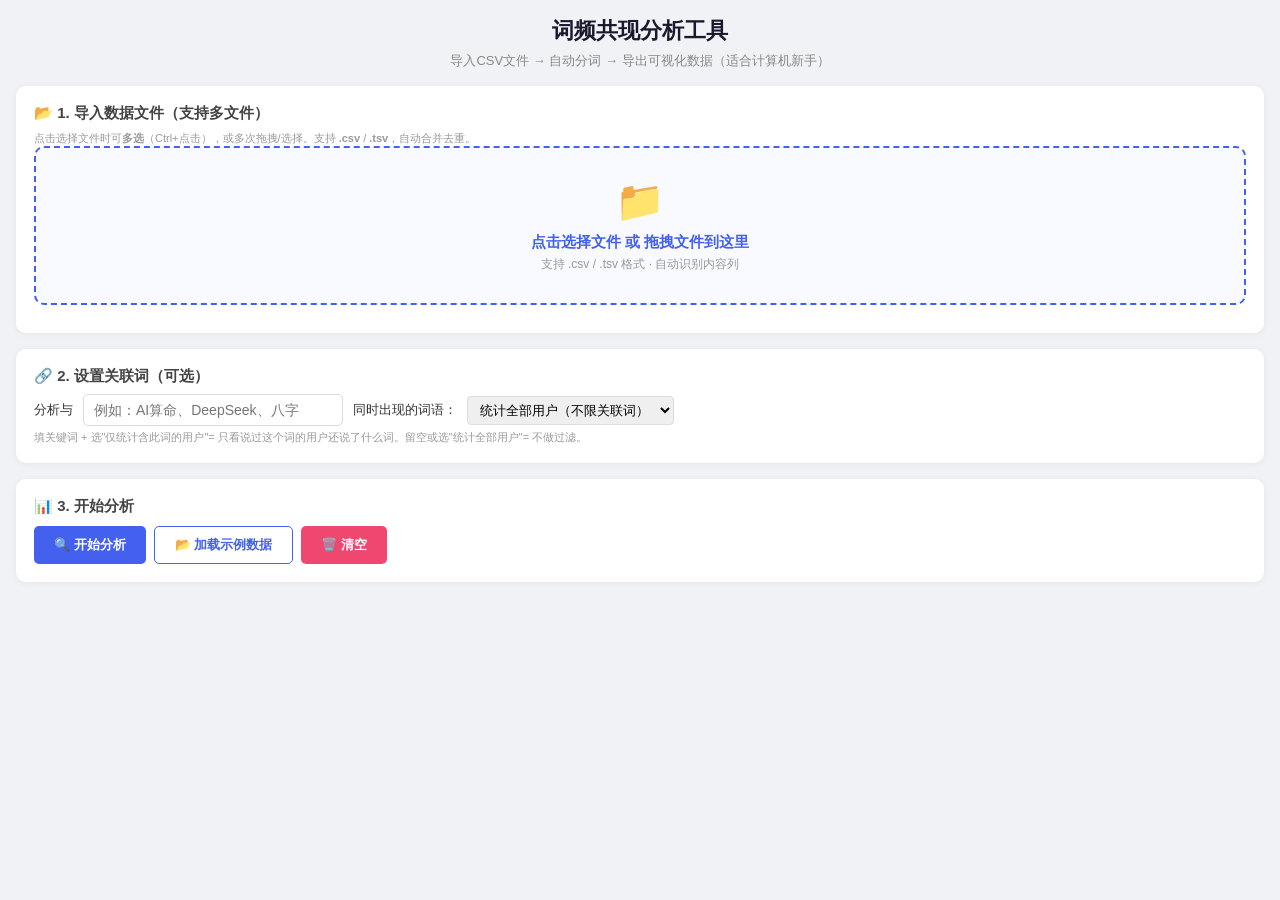
<file: analysis.html>
<!DOCTYPE html>
<html lang="zh-CN">
<head>
<meta charset="UTF-8">
<title>词频共现分析工具</title>
<style>
*{box-sizing:border-box;margin:0;padding:0}
body{font-family:"Microsoft YaHei",sans-serif;background:#f0f2f5;color:#333;padding:16px}
.container{max-width:1300px;margin:0 auto}
h1{text-align:center;margin-bottom:6px;color:#1a1a2e;font-size:22px}
.subtitle{text-align:center;color:#888;font-size:13px;margin-bottom:16px}
.section{background:#fff;border-radius:10px;padding:18px;margin-bottom:16px;box-shadow:0 1px 6px rgba(0,0,0,0.06)}
.section h2{font-size:15px;margin-bottom:8px;color:#444}
.tip{font-size:11px;color:#999;margin-top:4px}
.btn-row{display:flex;gap:8px;margin-top:10px;flex-wrap:wrap}
button{padding:9px 20px;border:none;border-radius:5px;font-size:13px;cursor:pointer;font-weight:bold;transition:all .2s}
.btn-primary{background:#4361ee;color:#fff}
.btn-primary:hover{background:#3651d9}
.btn-success{background:#06d6a0;color:#fff}
.btn-success:hover{background:#05b88c}
.btn-outline{background:#fff;color:#4361ee;border:1px solid #4361ee}
.btn-outline:hover{background:#eef1ff}
.btn-danger{background:#ef476f;color:#fff}
.btn-danger:hover{background:#d63d62}
.stats{display:flex;gap:12px;margin-bottom:12px;flex-wrap:wrap}
.stat{padding:8px 14px;background:#f0f5ff;border-radius:6px;flex:1;min-width:90px}
.stat .label{font-size:11px;color:#999}
.stat .value{font-size:20px;font-weight:bold;color:#4361ee}
.toolbar{display:flex;gap:8px;margin-bottom:10px;align-items:center;flex-wrap:wrap}
.toolbar input{padding:6px 10px;border:1px solid #ddd;border-radius:4px;font-size:12px;width:200px}
.toolbar select{padding:6px 10px;border:1px solid #ddd;border-radius:4px;font-size:12px}
table{width:100%;border-collapse:collapse;font-size:12px}
th,td{padding:6px 9px;text-align:left;border-bottom:1px solid #f0f0f0}
th{background:#f7f8fc;font-weight:600;position:sticky;top:0;user-select:none;cursor:pointer}
th:hover{background:#eef0f8}
tr:hover{background:#f8fbff}
.num{text-align:right;width:50px}
.bar-cell{width:120px}
.bar-wrap{background:#eee;border-radius:3px;height:12px}
.bar{background:linear-gradient(90deg,#4361ee,#7b93ff);border-radius:3px;height:100%;transition:width .3s}
.word-cell{font-weight:600}
.pct{color:#888;font-size:10px}
#status{padding:8px 12px;background:#fefce8;border-radius:5px;font-size:12px;color:#666;margin-top:8px;display:none}
#status.show{display:block}
.count{color:#999;font-size:11px;text-align:center;margin-top:8px}
.inline-label{font-size:13px;white-space:nowrap}
.kw-highlight{background:#fef3c7;color:#92400e;padding:1px 4px;border-radius:3px;font-weight:bold}
#dropZone:hover{background:#eef1ff!important;border-color:#06d6a0!important}
</style>
</head>
<body>
<div class="container">
<h1>词频共现分析工具</h1>
<p class="subtitle">导入CSV文件 → 自动分词 → 导出可视化数据（适合计算机新手）</p>

<div class="section">
<h2>📂 1. 导入数据文件（支持多文件）</h2>
<p class="tip">点击选择文件时可<b>多选</b>（Ctrl+点击），或多次拖拽/选择。支持 <b>.csv</b> / <b>.tsv</b>，自动合并去重。</p>
<div style="border:2px dashed #4361ee;border-radius:10px;padding:30px;text-align:center;background:#f8faff;cursor:pointer;margin-bottom:10px;transition:all .2s"
     id="dropZone"
     ondragover="this.style.borderColor='#06d6a0';this.style.background='#f0fdf8';event.preventDefault()"
     ondragleave="this.style.borderColor='#4361ee';this.style.background='#f8faff'"
     ondrop="handleDrop(event);event.preventDefault()"
     onclick="document.getElementById('fileInput').click()">
    <div style="font-size:40px;margin-bottom:8px;">📁</div>
    <div style="font-size:15px;color:#4361ee;font-weight:bold;">点击选择文件 或 拖拽文件到这里</div>
    <div style="font-size:12px;color:#999;margin-top:4px;">支持 .csv / .tsv 格式 · 自动识别内容列</div>
    <input type="file" id="fileInput" accept=".csv,.tsv,.txt" style="display:none" onchange="handleFileSelect(event)" multiple>
</div>
<div id="fileName" style="font-size:12px;color:#06d6a0;margin-bottom:8px;display:none;"></div>
</div>

<div class="section">
<h2>🔗 2. 设置关联词（可选）</h2>
<div style="display:flex;gap:10px;align-items:center;flex-wrap:wrap">
<label class="inline-label">分析与</label>
<input type="text" id="keywordInput" placeholder="例如：AI算命、DeepSeek、八字" style="padding:7px 10px;border:1px solid #ddd;border-radius:5px;font-size:14px;width:260px">
<label class="inline-label">同时出现的词语：</label>
<select id="keywordMode" style="padding:5px 8px;border:1px solid #ddd;border-radius:4px;font-size:13px">
<option value="filter">仅统计含此词的用户</option>
<option value="all" selected>统计全部用户（不限关联词）</option>
</select>
</div>
<p class="tip">填关键词 + 选"仅统计含此词的用户"= 只看说过这个词的用户还说了什么词。留空或选"统计全部用户"= 不做过滤。</p>
</div>

<div class="section">
<h2>📊 3. 开始分析</h2>
<div class="btn-row">
<button class="btn-primary" onclick="doAnalyze()">🔍 开始分析</button>
<button class="btn-success" onclick="exportCSV()" id="exportCSVBtn" style="display:none">📥 导出词频表 (CSV)</button>
<button class="btn-success" onclick="exportCooccurMatrix()" id="exportMatrixBtn" style="display:none">📥 共现矩阵 (CSV)</button>
<button class="btn-success" onclick="exportEdgeList()" id="exportEdgeBtn" style="display:none">📥 网络边列表 (CSV)</button>
<button class="btn-outline" onclick="loadPreset()">📂 加载示例数据</button>
<button class="btn-danger" onclick="clearAll()">🗑️ 清空</button>
</div>
<div id="status"></div>
</div>

<div class="section" id="resultSection" style="display:none">
<h2>4. 分析结果 <span id="resultTitle"></span></h2>
<div class="stats" id="statsRow"></div>
<div class="toolbar">
<input type="text" id="wordFilter" placeholder="搜索词语..." oninput="renderTable()">
<select id="minFreq" onchange="renderTable()">
<option value="1">显示全部</option><option value="2">>=2次</option><option value="3">>=3次</option>
<option value="5" selected>>=5次</option><option value="10">>=10次</option><option value="20">>=20次</option>
</select>
<select id="sortMode" onchange="renderTable()">
<option value="freq">按频率</option><option value="alpha">按拼音</option>
</select>
</div>
<div id="results"></div>
<div class="count" id="countInfo"></div>
</div>
</div>

<script>
// ============== 停用词表 ==============
var SW = new Set([
  '因为','所以','但是','如果','虽然','然而','而且','或者','并且','以及','及其',
  '什么','怎么','怎样','为什么','怎么样','这么','那么','多么',
  '可以','应该','需要','必须','能够','可能','已经','正在','将要','立刻','马上',
  '觉得','认为','以为','知道','希望','想要','打算','准备','开始','继续',
  '真的','确实','反正','其实','总是','经常','有时','偶尔','往往','几乎',
  '不是','不要','不用','不能','不会','不得','不可','不行','不许','不准',
  '没有','没关系','无所谓','没问题',
  '现在','以前','以后','之前','之后','时候','一点','有点','一下','一次','两次',
  '一个人','两个人','第一个','第二个','那种','整个','全部','所有','每个','各种',
  '我的','你的','他的','她的','它的','他们的','我们的','你们的',
  '小红书','momo','小红薯','测测','问一问','momo大虾','用户已注销',
  '真的','确实','感觉','请问','谢谢',
  'momo大虾','小红薯5','小红薯6',
  '1万','1.1万','1.4万','6万','10万','7.3万','4.3万','3.3万','1.9万','3.2万','4.5万',
  '浏览量','访问量','评论数','点赞数','收藏数',
  'OK','ok','Ok','dddd','aaaa','llll','xxxx','yyyy','zzzz',
  '一些','很多','好多','太多','不少','许多',
  '几个','几十','几百','几年','几天','几次',
  '一定','必须','务必','千万','绝对','完全','万',
]);

var FC = new Set([
  '的','了','在','是','我','你','您','他','她','它','们','这','那','哪','什','么','怎','样',
  '很','太','非','常','比','较','更','最','越','还','再','又','才','刚','就','也','都','只',
  '可','能','会','要','想','让','把','被','从','到','对','给','跟','和','向','用','因','为',
  '所','以','但','然','而','且','或','者','并','与','及','等','啊','吧','吗','呢','嘛','哦',
  '嗯','哈','呀','哎','唉','喂','哇','呵','啦','呗','喽','哟','咚','咔','嘎','嘻','嘿',
  '去','来','上','下','出','进','过','回','开','走','跑','说','看','做','吃','喝','拿','放',
  '没','不','已','经','正','现','前','后','时','候','点','些','个','种','次','遍','每','各',
  '真','确','实','反','总','先','另','别','当','应','该','觉','得','知','道','希','望','认',
  '需','加','入','请','问','谢','欢','喜','行','对','错','成','全','部','所','任','何',
  '一','二','三','四','五','六','七','八','九','十','百','千','万','亿','零','两','几','多',
  '大','小','新','旧','高','低','长','短','快','慢','早','晚','深','浅','轻','重','胖','瘦',
  '冷','热','难','易','富','穷','贵','贱','远','近','明','暗','粗','细','老','少',
  '男','女','年','月','日','时','分','秒','今','昨','明','天','周','号','岁',
  '第','半','每','某','本','另','头','里','外','中','内','旁','边','间','处',
  '着','了','过','正','在','将','被','受','由',
  '却','倒','偏','竟','果','毕','究','居','索',
  '罢','方','即','有','无','否','未','毋','勿','莫','岂',
]);

var rawDataStore = ''; // 合并后的完整数据
var loadedFiles = []; // 已加载的文件列表
var analysisResult = null;

// ============== 文件导入（支持多文件） ==============
function handleFileSelect(e) {
  var files = e.target.files;
  if (!files || files.length === 0) return;
  loadFiles(Array.from(files));
}

function handleDrop(e) {
  var files = e.dataTransfer.files;
  if (!files || files.length === 0) return;
  loadFiles(Array.from(files));
}

function loadFiles(fileList) {
  var pending = fileList.length;
  var newContents = [];
  var newNames = [];

  fileList.forEach(function(file, idx) {
    var reader = new FileReader();
    reader.onload = function(e) {
      newContents.push(e.target.result);
      newNames.push(file.name);
      pending--;
      if (pending === 0) {
        // 合并：新文件追加到已有数据末尾
        var combined = rawDataStore;
        for (var i = 0; i < newContents.length; i++) {
          var content = newContents[i];
          var lines = content.split(/\r?\n/).filter(function(l){return l.trim();});
          if (lines.length >= 2) {
            // 第一行是表头，追加时跳过
            var header = lines[0];
            if (combined && combined.indexOf(header) === 0) {
              combined += '\n' + lines.slice(1).join('\n');
            } else {
              combined += (combined ? '\n' : '') + content;
            }
          }
          loadedFiles.push({ name:newNames[i], lines:lines.length });
        }
        rawDataStore = combined;
        updateFileInfo();
        status('已加载 ' + loadedFiles.length + ' 个文件，共 ' + combined.split(/\r?\n/).filter(function(l){return l.trim();}).length + ' 行数据。点击"开始分析"');
      }
    };
    reader.readAsText(fileList[idx]);
  });
}

function updateFileInfo() {
  var el = document.getElementById('fileName');
  el.style.display = 'block';
  var totalLines = rawDataStore.split(/\r?\n/).filter(function(l){return l.trim();}).length;
  var html = '✅ 已加载 ' + loadedFiles.length + ' 个文件（' + totalLines + ' 行，' + (rawDataStore.length/1024).toFixed(1) + ' KB）：';
  loadedFiles.forEach(function(f){
    html += '<br>&nbsp;&nbsp;📄 ' + f.name + '（' + f.lines + ' 行）';
  });
  el.innerHTML = html;
}

// ============== 状态提示 ==============
function status(msg) {
  var el = document.getElementById('status');
  el.textContent = msg;
  el.classList.add('show');
}

// ============== TSV/CSV 解析 ==============
function parseData(raw) {
  var allLines = raw.split(/\r?\n/).filter(function(l) { return l.trim(); });
  if (allLines.length < 2) return { error: '数据行数不足' };
  // 自动检测分隔符
  var firstLine = allLines[0];
  var delim = firstLine.indexOf('\t') >= 0 ? '\t' : ',';
  // 多文件合并时跳过中间重复的表头行
  var headerCols = firstLine.split(delim).length;
  var lines = [allLines[0]];
  for (var i = 1; i < allLines.length; i++) {
    var lcols = allLines[i].split(delim).length;
    // 列数接近表头且内容含元数据列名 → 跳过的表头
    if (Math.abs(lcols - headerCols) <= 2 && (allLines[i].indexOf('comment_id')>=0 || allLines[i].indexOf('content')>=0 || allLines[i].indexOf('ip_location')>=0 || allLines[i].indexOf('note_id')>=0)) {
      continue;
    }
    lines.push(allLines[i]);
  }
  var headers = lines[0].split(delim).map(function(h) { return h.trim(); });

  var ci = headers.indexOf('content');
  if (ci === -1) ci = headers.indexOf('desc');
  if (ci === -1) ci = headers.indexOf('title');
  if (ci === -1) ci = headers.indexOf('text');
  var ui = headers.indexOf('user_id');
  if (ci === -1) return { error: '找不到内容列（content/desc/title/text），请检查文件格式。表头：' + headers.slice(0,6).join(', ')+'...' };

  var seen = new Set();
  var users = {}, errors = 0, skipped = 0;
  var idIdx = headers.indexOf('comment_id');
  if (idIdx === -1) idIdx = headers.indexOf('note_id');

  for (var i = 1; i < lines.length; i++) {
    var cols = lines[i].split(delim);
    if (cols.length <= Math.max(ci, idIdx>=0?idIdx:0)) { errors++; continue; }
    if (idIdx >= 0 && cols[idIdx]) {
      var cid = cols[idIdx].trim();
      if (seen.has(cid)) { skipped++; continue; }
      seen.add(cid);
    }
    var content = (cols[ci] || '').trim();
    if (!content || content.length < 2) continue;
    var uid = (ui >= 0 && cols[ui]) ? cols[ui].trim() : ('u_' + i);
    if (!users[uid]) users[uid] = [];
    users[uid].push(content);
  }
  return { users:users, errors:errors, skipped:skipped, totalLines:lines.length-1 };
}

// ============== 文本清洗 & 分词 ==============
function cleanText(text) {
  return text.replace(/https?:\/\/[^\s]{4,}/g,' ').replace(/\[[^\]]{1,20}\]/g,' ').replace(/#[^\s#]{2,30}/g,' ')
    .replace(/[a-f0-9]{16,}/gi,' ').replace(/\d+\.?\d*[Ee][+\-]?\d+/g,' ').replace(/nd_[a-z]{4}\d+_[a-z]{4,6}_[a-z]{2,3}_\d+/g,' ')
    .replace(/\b\d{10,13}\b/g,' ').replace(/@\S+/g,' ').replace(/\s+/g,' ');
}

function isBadNgram(w) {
  if (SW.has(w)) return true;
  if (/\d/.test(w)) return true;
  if (/^[^一-鿿]+$/.test(w) && w.length <= 3) return true;
  for (var i = 0; i < w.length; i++) { if (FC.has(w.charAt(i))) return true; }
  return false;
}

function ngramsFiltered(s, ws) {
  var L = s.length;
  for (var i = 0; i <= L-2; i++) { var w=s.substring(i,i+2); if (!isBadNgram(w)) ws.add(w); }
  for (var i = 0; i <= L-3; i++) { var w=s.substring(i,i+3); if (!isBadNgram(w)) ws.add(w); }
  for (var i = 0; i <= L-4; i++) { var w=s.substring(i,i+4); if (!isBadNgram(w)) ws.add(w); }
}

function extractWords(text) {
  var words = new Set(), buf = '';
  for (var j = 0; j < text.length; j++) {
    var ch = text.charAt(j);
    if (/[一-鿿]/.test(ch)) { buf += ch; }
    else { if (buf) { ngramsFiltered(buf, words); buf = ''; } }
  }
  if (buf) ngramsFiltered(buf, words);
  var ens = text.match(/[a-zA-Z][a-zA-Z0-9._-]{2,14}/g);
  if (ens) { for (var k=0;k<ens.length;k++) { var lw=ens[k].toLowerCase(); if (lw.length>=3&&!SW.has(lw)) words.add(lw); } }
  return words;
}

// ============== 分析 ==============
function doAnalyze() {
  if (!rawDataStore) { alert('请先导入文件！点击上方📂区域，可同时选择多个CSV/TSV文件。'); return; }
  status('正在解析数据...');
  var parsed = parseData(rawDataStore);
  if (parsed.error) { status('错误：' + parsed.error); return; }

  var users = parsed.users;
  var keywordRaw = document.getElementById('keywordInput').value.trim();
  var keywordMode = document.getElementById('keywordMode').value;
  var keyword = '', filteredCount = 0;

  if (keywordRaw && keywordMode === 'filter') {
    keyword = keywordRaw;
    var filtered = {};
    var uidList = Object.keys(users);
    for (var i = 0; i < uidList.length; i++) {
      var uid = uidList[i];
      if (users[uid].join(' ').indexOf(keyword) !== -1) filtered[uid] = users[uid];
    }
    filteredCount = uidList.length - Object.keys(filtered).length;
    users = filtered;
    if (Object.keys(users).length === 0) { status('没有用户提到"' + keyword + '"，请换一个关联词试试'); return; }
  }

  var userCount = Object.keys(users).length;
  var totalComments = 0;
  Object.keys(users).forEach(function(uid){ totalComments += users[uid].length; });

  var msg = '解析：' + userCount + ' 用户，' + totalComments + ' 条数据';
  if (keyword) msg += '（过滤掉' + filteredCount + '个未提"' + keyword + '"的用户）';
  msg += '。正在分词...'; status(msg);

  setTimeout(function() {
    var wordFreq = {}, wordUsers = {};
    Object.keys(users).forEach(function(uid) {
      var texts = users[uid];
      var fullText = '';
      texts.forEach(function(t){ fullText += cleanText(t) + ' '; });
      var words = extractWords(fullText);
      words.forEach(function(word) {
        if (keyword && keyword === word) return;
        wordFreq[word] = (wordFreq[word]||0) + 1;
        if (!wordUsers[word]) wordUsers[word] = new Set();
        wordUsers[word].add(uid);
      });
    });

    // --- 拆词：长词中的高频短词独立拆分 ---
    // 例：事业姻缘 → 拆为 事业 + 姻缘（如果两者各自频率都高）
    var splitCandidates = [];
    var wordListRaw = Object.keys(wordFreq);
    wordListRaw.forEach(function(longW){
      if (longW.length < 3) return;
      // 尝试用2-gram拆分长词
      var parts = [];
      for (var i = 0; i <= longW.length - 2; i++) {
        var sub = longW.substring(i, i+2);
        if (wordFreq[sub] && wordFreq[sub] >= wordFreq[longW] * 0.5) {
          parts.push({ word:sub, pos:i });
        }
      }
      // 如果有2个以上高频2-gram覆盖了大部分 → 拆分
      if (parts.length >= 2) {
        var covered = 0;
        parts.forEach(function(p){ covered += p.word.length; });
        if (covered >= longW.length * 0.8) {
          splitCandidates.push(longW);
        }
      }
    });
    // 执行拆分：把长词频率分摊到短词，删除长词
    splitCandidates.forEach(function(longW){
      var totalShortFreq = 0;
      for (var i = 0; i <= longW.length - 2; i++) {
        var sub = longW.substring(i, i+2);
        if (wordFreq[sub]) totalShortFreq += wordFreq[sub];
      }
      if (totalShortFreq > 0) {
        var ratio = wordFreq[longW] / totalShortFreq;
        for (var i = 0; i <= longW.length - 2; i++) {
          var sub = longW.substring(i, i+2);
          if (wordFreq[sub]) wordFreq[sub] += Math.round(wordFreq[sub] * ratio * 0.5);
        }
      }
      delete wordFreq[longW];
    });

    // --- 长词合并：子串词合并到包含它的最长词 ---
    var wordList = Object.keys(wordFreq);
    wordList.sort(function(a,b){ return b.length - a.length; }); // 长词优先
    var merged = {}; // 词 → 最终频率
    var subsumed = {}; // 被吞并的短词 → 目标长词
    wordList.forEach(function(longWord){
      if (subsumed[longWord]) return; // 已被吞并
      merged[longWord] = wordFreq[longWord];
      wordList.forEach(function(shortWord){
        if (shortWord === longWord) return;
        if (shortWord.length >= longWord.length) return;
        // 短词是长词的子串
        if (longWord.indexOf(shortWord) >= 0 && !subsumed[shortWord]) {
          // 短词频率显著低于长词时合并（短词频率 <= 长词频率 * 1.5）
          if (wordFreq[shortWord] <= wordFreq[longWord] * 1.5) {
            merged[longWord] += wordFreq[shortWord];
            subsumed[shortWord] = longWord;
          }
        }
      });
    });
    // 未被吞并的短词保留
    wordList.forEach(function(w){
      if (!subsumed[w] && !merged[w]) merged[w] = wordFreq[w];
    });

    // 更新 wordUsers：短词的用户合并到长词
    var mergedWordUsers = {};
    Object.keys(merged).forEach(function(w){ mergedWordUsers[w] = new Set(wordUsers[w]||[]); });
    Object.keys(subsumed).forEach(function(shortW){
      var targetW = subsumed[shortW];
      if (wordUsers[shortW]) {
        wordUsers[shortW].forEach(function(u){ mergedWordUsers[targetW].add(u); });
      }
    });

    var sorted = [];
    Object.keys(merged).forEach(function(w){ sorted.push([w, merged[w]]); });
    sorted.sort(function(a,b){ return b[1]-a[1] });

    // 构建用户-词语矩阵（用于共现分析）
    var userWordMap = {};
    Object.keys(users).forEach(function(uid) {
      var texts = users[uid], ft = '';
      texts.forEach(function(t){ ft += cleanText(t) + ' '; });
      userWordMap[uid] = extractWords(ft);
    });

    analysisResult = { sorted:sorted, wordUsers:mergedWordUsers, wordFreq:merged, userCount:userCount, totalComments:totalComments, keyword:keyword, userWordMap:userWordMap, users:users };
    document.getElementById('resultSection').style.display = 'block';
    document.getElementById('exportCSVBtn').style.display = 'inline-block';
    document.getElementById('exportMatrixBtn').style.display = 'inline-block';
    document.getElementById('exportEdgeBtn').style.display = 'inline-block';

    if (keyword) document.getElementById('resultTitle').innerHTML = '（与 <span class="kw-highlight">' + esc(keyword) + '</span> 共现的词语）';
    else document.getElementById('resultTitle').textContent = '（全部词语）';

    var cnt5=0, cnt10=0;
    sorted.forEach(function(s){ if(s[1]>=5) cnt5++; if(s[1]>=10) cnt10++; });
    document.getElementById('statsRow').innerHTML =
      '<div class="stat"><div class="label">用户数</div><div class="value">'+userCount+'</div></div>' +
      '<div class="stat"><div class="label">数据条数</div><div class="value">'+totalComments+'</div></div>' +
      '<div class="stat"><div class="label">有效词语</div><div class="value">'+sorted.length+'</div></div>' +
      '<div class="stat"><div class="label">≥5次词语</div><div class="value">'+cnt5+'</div></div>' +
      '<div class="stat"><div class="label">≥10次词语</div><div class="value">'+cnt10+'</div></div>';
    status('分析完成！共提取 ' + sorted.length + ' 个有效词语。可导出为CSV用于可视化。');
    renderTable();
  }, 30);
}

function renderTable() {
  var d = analysisResult; if (!d) return;
  var filter = (document.getElementById('wordFilter').value||'').trim().toLowerCase();
  var minFreq = parseInt(document.getElementById('minFreq').value);
  var sortMode = document.getElementById('sortMode').value;
  var data = [];
  d.sorted.forEach(function(s){ if (s[1]>=minFreq && (!filter||s[0].toLowerCase().indexOf(filter)!==-1)) data.push(s); });
  if (sortMode==='alpha') data.sort(function(a,b){ return a[0].localeCompare(b[0],'zh'); });
  var maxFreq = data.length>0 ? data[0][1] : 1;
  var html = '<table><thead><tr><th class="num">#</th><th>词语</th><th class="num">用户数</th><th class="num">占比</th><th>可视化</th></tr></thead><tbody>';
  var limit = Math.min(data.length, 500);
  for (var i=0;i<limit;i++) {
    var w=data[i][0], f=data[i][1], pct=(f/d.userCount*100).toFixed(1), bw=(f/maxFreq*100).toFixed(0);
    html += '<tr><td class="num">'+(i+1)+'</td><td class="word-cell">'+esc(w)+'</td><td class="num">'+f+'</td><td class="num"><span class="pct">'+pct+'%</span></td><td><div class="bar-wrap"><div class="bar" style="width:'+bw+'%"></div></div></td></tr>';
  }
  html += '</tbody></table>';
  document.getElementById('results').innerHTML = html;
  document.getElementById('countInfo').textContent = data.length>500 ? '仅显示前500条，共'+data.length+'条。请使用搜索或频率筛选。' : '共'+data.length+'条结果';
}

// ============== 导出函数 ==============

// 导出词频表 (CSV) - 可用于柱状图/词云
function exportCSV() {
  var d = analysisResult; if (!d) return;
  var prefix = d.keyword ? d.keyword+'_' : '';
  var csv = '排名,词语,用户数,占比\n';
  d.sorted.forEach(function(s,i){ csv += (i+1) + ',"' + s[0] + '",' + s[1] + ',' + (s[1]/d.userCount*100).toFixed(1) + '%\n'; });
  downloadFile(prefix+'词频表.csv', csv);
}

// 导出共现矩阵 (CSV) - 可用于热力图/矩阵图
function exportCooccurMatrix() {
  var d = analysisResult; if (!d) return;
  var topWords = []; // 取Top20高频词
  for (var i=0;i<Math.min(20,d.sorted.length);i++) topWords.push(d.sorted[i][0]);

  var matrix = {}; // word1 -> { word2: count }
  topWords.forEach(function(w){ matrix[w] = {}; });

  // 统计共现（同一用户同时提到两个词）
  Object.keys(d.users).forEach(function(uid){
    var texts = d.users[uid], ft = '';
    texts.forEach(function(t){ ft += cleanText(t) + ' '; });
    var words = extractWords(ft);
    var present = [];
    topWords.forEach(function(w){ if (words.has(w)) present.push(w); });
    for (var i=0;i<present.length;i++) {
      for (var j=i+1;j<present.length;j++) {
        var a=present[i], b=present[j];
        if (!matrix[a][b]) matrix[a][b]=0;
        matrix[a][b]++;
        if (!matrix[b][a]) matrix[b][a]=0;
        matrix[b][a]++;
      }
    }
  });

  var csv = '词语,' + topWords.join(',') + '\n';
  topWords.forEach(function(w){
    var row = [w];
    topWords.forEach(function(w2){ row.push(matrix[w][w2]||0); });
    csv += row.join(',') + '\n';
  });
  downloadFile('共现矩阵_Top20.csv', csv);
}

// 导出网络边列表 (CSV) - 可用于关系图/桑基图/网络图
function exportEdgeList() {
  var d = analysisResult; if (!d) return;
  var topWords = [];
  for (var i=0;i<Math.min(30,d.sorted.length);i++) topWords.push(d.sorted[i][0]);

  var edges = {};
  Object.keys(d.users).forEach(function(uid){
    var texts = d.users[uid], ft = '';
    texts.forEach(function(t){ ft += cleanText(t) + ' '; });
    var words = extractWords(ft);
    var present = [];
    topWords.forEach(function(w){ if (words.has(w)) present.push(w); });
    for (var i=0;i<present.length;i++) {
      for (var j=i+1;j<present.length;j++) {
        var a=present[i], b=present[j];
        var key = a < b ? a+'|||'+b : b+'|||'+a;
        edges[key] = (edges[key]||0) + 1;
      }
    }
  });

  var csv = '来源,目标,共现次数,权重\n';
  Object.keys(edges).forEach(function(key){
    var parts = key.split('|||');
    var weight = edges[key];
    if (weight >= 3) csv += '"' + parts[0] + '","' + parts[1] + '",' + weight + ',' + weight + '\n';
  });
  downloadFile('共现边列表_网络图.csv', csv);
}

function downloadFile(filename, content) {
  var blob = new Blob(['﻿' + content], { type:'text/csv;charset=utf-8' });
  var a = document.createElement('a');
  a.href = URL.createObjectURL(blob);
  a.download = filename;
  a.click();
  status('已导出：' + filename);
}

function esc(s) { var d=document.createElement('div'); d.textContent=s; return d.innerHTML; }

function clearAll() {
  analysisResult = null; rawDataStore = ''; loadedFiles = [];
  document.getElementById('results').innerHTML = '';
  document.getElementById('statsRow').innerHTML = '';
  document.getElementById('countInfo').textContent = '';
  document.getElementById('resultSection').style.display = 'none';
  document.getElementById('exportCSVBtn').style.display = 'none';
  document.getElementById('exportMatrixBtn').style.display = 'none';
  document.getElementById('exportEdgeBtn').style.display = 'none';
  document.getElementById('status').classList.remove('show');
  document.getElementById('status').textContent = '';
  document.getElementById('resultTitle').textContent = '';
  document.getElementById('fileName').style.display = 'none';
}

function loadPreset() {
  fetch('comments_full.tsv').then(function(r){ return r.text(); }).then(function(t){
    rawDataStore = t;
    document.getElementById('fileName').style.display = 'block';
    document.getElementById('fileName').textContent = '✅ 已加载示例数据（' + t.split('\n').length + ' 行）';
    status('示例数据已就绪，点击"开始分析"');
  }).catch(function(){ status('未找到示例数据文件，请手动导入CSV/TSV文件'); });
}
</script>
</body>
</html>
</file>
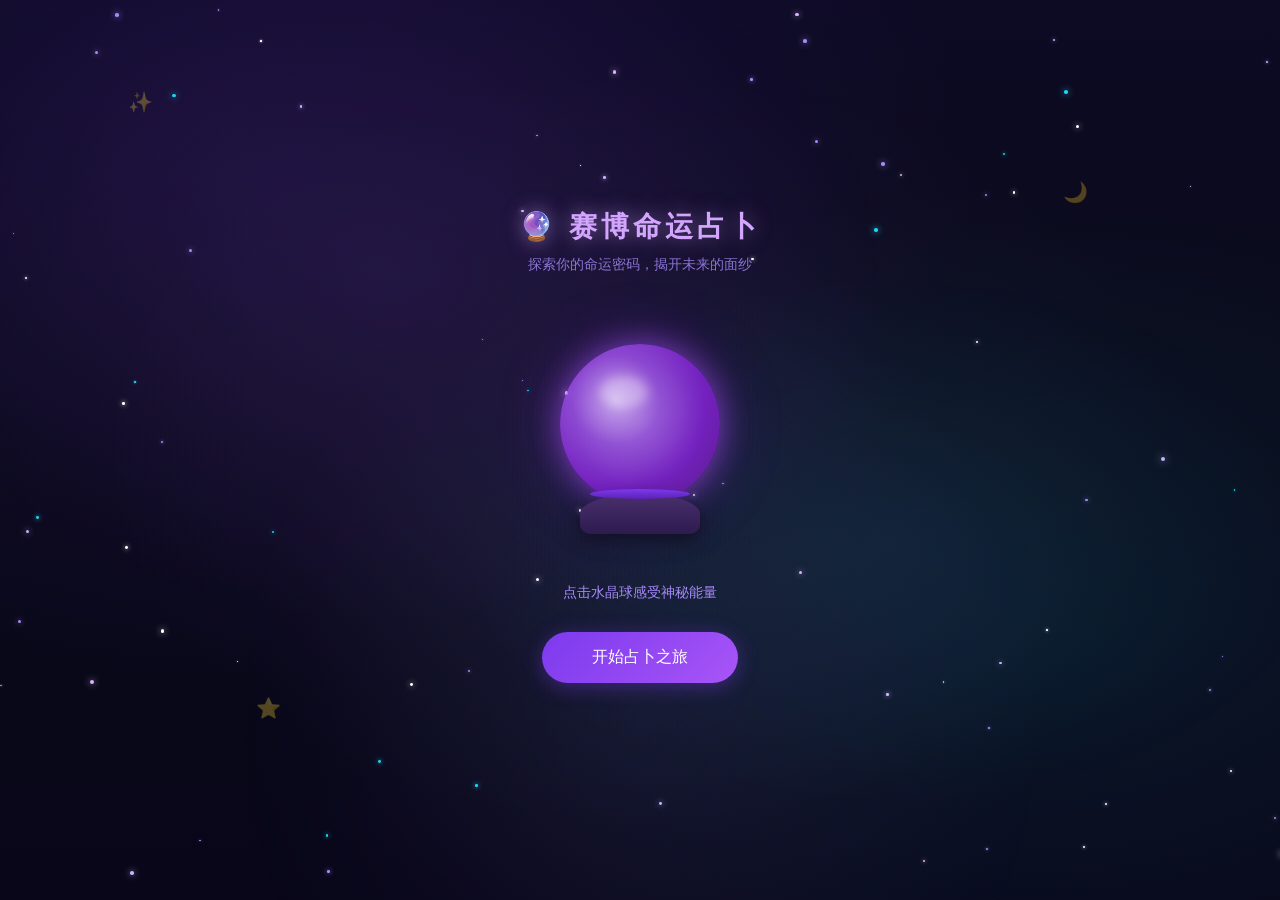
<file: app.html>
<!DOCTYPE html>
<html lang="zh-CN">
<head>
    <meta charset="UTF-8">
    <meta name="viewport" content="width=device-width, initial-scale=1.0">
    <title>🔮 赛博命运占卜</title>
    <style>
        *{margin:0;padding:0;box-sizing:border-box;}
        html,body{width:100%;height:100%;}
        body{
            font-family:-apple-system,'PingFang SC','Microsoft YaHei',sans-serif;
            background:
                radial-gradient(ellipse at 20% 20%, rgba(124,58,237,0.12) 0%, transparent 50%),
                radial-gradient(ellipse at 80% 70%, rgba(34,211,238,0.08) 0%, transparent 50%),
                radial-gradient(ellipse at 50% 50%, rgba(167,139,250,0.06) 0%, transparent 60%),
                linear-gradient(180deg, #0d0a24 0%, #0a0a1a 40%, #080618 100%);
            color:#e0d5f0;
            position:relative;
        }
        /* 星云光晕 */
        body::before{
            content:'';position:fixed;top:0;left:0;width:100%;height:100%;
            background:
                radial-gradient(ellipse at 30% 30%, rgba(168,85,247,0.08) 0%, transparent 40%),
                radial-gradient(ellipse at 70% 60%, rgba(34,211,238,0.06) 0%, transparent 35%),
                radial-gradient(ellipse at 50% 80%, rgba(167,139,250,0.07) 0%, transparent 45%);
            pointer-events:none;z-index:0;
        }
        /* 星空 */
        .stars{position:fixed;top:0;left:0;width:100%;height:100%;pointer-events:none;z-index:0;}
        .star{position:absolute;border-radius:50%;animation:twinkle 2s infinite;}
        @keyframes twinkle{0%,100%{opacity:0.3;transform:scale(1);}50%{opacity:1;transform:scale(1.5);}}
        /* 页面 */
        .page{display:none;position:fixed;top:0;left:0;width:100%;height:100%;z-index:1;flex-direction:column;align-items:center;justify-content:center;text-align:center;padding:20px;overflow-y:auto;}
        .page.active{display:flex;}
        /* 标题 */
        h1{font-size:28px;color:#d4a5ff;text-shadow:0 0 20px rgba(212,165,255,0.5);margin-bottom:10px;letter-spacing:4px;}
        h2{font-size:22px;color:#c084fc;margin-bottom:20px;text-shadow:0 0 15px rgba(192,132,252,0.4);}
        .subtitle{color:#a78bfa;font-size:14px;margin-bottom:30px;opacity:0.8;}
        /* 水晶球 */
        .crystal-ball-container{position:relative;width:200px;height:200px;margin:30px auto;cursor:pointer;}
        .crystal-ball{width:160px;height:160px;background:radial-gradient(circle at 35% 35%,rgba(216,180,254,0.9) 0%,rgba(168,85,247,0.8) 30%,rgba(126,34,206,0.9) 60%,rgba(88,28,135,1) 100%);border-radius:50%;position:absolute;top:10px;left:20px;box-shadow:0 0 30px rgba(168,85,247,0.6),0 0 60px rgba(126,34,206,0.4);animation:float 3s ease-in-out infinite;overflow:hidden;}
        .crystal-ball::before{content:'';position:absolute;top:20%;left:25%;width:30%;height:20%;background:rgba(255,255,255,0.3);border-radius:50%;filter:blur(5px);}
        .crystal-ball::after{content:'';position:absolute;top:50%;left:50%;width:80%;height:80%;background:radial-gradient(circle,rgba(255,255,255,0.1) 0%,transparent 70%);transform:translate(-50%,-50%);animation:mist 4s ease-in-out infinite;}
        @keyframes float{0%,100%{transform:translateY(0);}50%{transform:translateY(-15px);}}
        @keyframes mist{0%,100%{opacity:0.3;transform:translate(-50%,-50%) scale(1);}50%{opacity:0.7;transform:translate(-50%,-50%) scale(1.2);}}
        .crystal-stand{position:absolute;bottom:0;left:50%;transform:translateX(-50%);width:120px;height:40px;background:linear-gradient(to bottom,#4a306d,#2d1b4e);border-radius:50% 50% 10px 10px;box-shadow:0 5px 20px rgba(0,0,0,0.5);}
        .crystal-stand::before{content:'';position:absolute;top:-5px;left:10px;right:10px;height:10px;background:linear-gradient(to bottom,#7c3aed,#5b21b6);border-radius:50%;}
        /* 粒子 */
        .magic-particle{position:absolute;width:4px;height:4px;background:#d8b4fe;border-radius:50%;pointer-events:none;animation:particle-rise 2s ease-out forwards;}
        @keyframes particle-rise{0%{opacity:1;transform:translateY(0) scale(1);}100%{opacity:0;transform:translateY(-100px) scale(0);}}
        /* 按钮 */
        .btn{display:inline-block;background:linear-gradient(135deg,#7c3aed,#a855f7);color:#fff;border:none;padding:15px 50px;font-size:16px;border-radius:30px;cursor:pointer;margin:10px;box-shadow:0 4px 20px rgba(124,58,237,0.4);transition:all 0.3s;font-family:inherit;text-decoration:none;}
        .btn:hover{transform:translateY(-2px);box-shadow:0 6px 30px rgba(124,58,237,0.6);}
        .btn:active{transform:translateY(0);}
        .btn-secondary{background:transparent;border:2px solid #7c3aed;color:#c084fc;}
        .btn-secondary:hover{background:rgba(124,58,237,0.2);}
        .share-btn{background:linear-gradient(135deg,#ec4899,#a855f7);margin-top:20px;}
        /* 输入框 */
        .input-field{background:rgba(30,20,60,0.8);border:2px solid #5b21b6;color:#e0d5f0;padding:15px 20px;font-size:16px;border-radius:15px;width:80%;max-width:300px;margin:10px 0;outline:none;transition:all 0.3s;font-family:inherit;}
        .input-field:focus{border-color:#a855f7;box-shadow:0 0 20px rgba(168,85,247,0.3);}
        .input-field::placeholder{color:#6b5b95;}
        /* 选项卡片 */
        .options-container{display:flex;flex-direction:column;gap:12px;width:100%;max-width:350px;margin:20px 0;}
        .option-card{background:linear-gradient(135deg,rgba(30,20,60,0.9),rgba(50,30,90,0.9));border:2px solid #4c1d95;border-radius:15px;padding:18px 20px;cursor:pointer;transition:all 0.3s;text-align:left;}
        .option-card:hover{border-color:#a855f7;transform:translateX(5px);box-shadow:0 5px 20px rgba(168,85,247,0.3);}
        .option-card.selected{border-color:#d8b4fe;background:linear-gradient(135deg,rgba(60,30,100,0.9),rgba(80,40,130,0.9));box-shadow:0 0 25px rgba(216,180,254,0.4);}
        .option-card .emoji{font-size:24px;margin-right:10px;vertical-align:middle;}
        .option-card .text{font-size:15px;color:#ddd6fe;}
        /* 塔罗牌 */
        .tarot-container{display:flex;justify-content:center;gap:15px;margin:30px 0;flex-wrap:wrap;}
        .tarot-card{width:100px;height:160px;background:linear-gradient(135deg,#2d1b4e,#1e1b4b);border:2px solid #6b21a8;border-radius:10px;display:flex;align-items:center;justify-content:center;cursor:pointer;transition:all 0.4s;position:relative;box-shadow:0 5px 15px rgba(0,0,0,0.4);}
        .tarot-card::before{content:'✦';font-size:30px;color:#7c3aed;opacity:0.5;}
        .tarot-card:hover{transform:translateY(-10px);border-color:#d8b4fe;box-shadow:0 10px 30px rgba(168,85,247,0.5);}
        .tarot-card.flipped{background:linear-gradient(135deg,#4c1d95,#6b21a8);border-color:#d8b4fe;}
        .tarot-card.flipped::before{display:none;}
        .tarot-card .card-content{display:none;flex-direction:column;align-items:center;padding:10px;}
        .tarot-card.flipped .card-content{display:flex;}
        .tarot-card .card-emoji{font-size:36px;margin-bottom:5px;}
        .tarot-card .card-name{font-size:12px;color:#e9d5ff;text-align:center;}
        /* 进度条 */
        .progress-container{width:80%;max-width:300px;height:8px;background:rgba(30,20,60,0.8);border-radius:4px;margin:20px auto;overflow:hidden;border:1px solid #4c1d95;}
        .progress-bar{height:100%;background:linear-gradient(90deg,#7c3aed,#d8b4fe);border-radius:4px;transition:width 0.5s ease;}
        /* 结果卡片 */
        .result-card{background:linear-gradient(135deg,rgba(30,20,60,0.95),rgba(50,30,90,0.95));border:2px solid #7c3aed;border-radius:20px;padding:30px;max-width:350px;width:90%;margin:20px auto;box-shadow:0 10px 40px rgba(124,58,237,0.3);position:relative;overflow:hidden;}
        .result-card::before{content:'';position:absolute;top:-50%;left:-50%;width:200%;height:200%;background:radial-gradient(circle,rgba(168,85,247,0.1) 0%,transparent 70%);animation:rotate 10s linear infinite;}
        @keyframes rotate{from{transform:rotate(0deg);}to{transform:rotate(360deg);}}
        .result-title{font-size:20px;color:#d8b4fe;margin-bottom:15px;position:relative;z-index:1;}
        .result-content{color:#c4b5fd;line-height:1.8;font-size:14px;position:relative;z-index:1;}
        .result-stars{font-size:24px;margin:15px 0;position:relative;z-index:1;}
        /* 运势条 */
        .fortune-bar{margin:15px 0;text-align:left;position:relative;z-index:1;}
        .fortune-label{display:flex;justify-content:space-between;margin-bottom:5px;font-size:13px;color:#a78bfa;}
        .fortune-track{height:10px;background:rgba(30,20,60,0.8);border-radius:5px;overflow:hidden;border:1px solid #4c1d95;}
        .fortune-fill{height:100%;border-radius:5px;transition:width 1.5s ease;}
        .fortune-love{background:linear-gradient(90deg,#ec4899,#f472b6);}
        .fortune-career{background:linear-gradient(90deg,#3b82f6,#60a5fa);}
        .fortune-wealth{background:linear-gradient(90deg,#f59e0b,#fbbf24);}
        .fortune-health{background:linear-gradient(90deg,#10b981,#34d399);}
        /* 加载 */
        .loading{display:none;position:fixed;top:0;left:0;width:100%;height:100%;background:rgba(10,10,26,0.95);z-index:100;flex-direction:column;align-items:center;justify-content:center;}
        .loading.active{display:flex;}
        .loading-text{color:#d8b4fe;font-size:18px;margin-top:20px;animation:pulse 1.5s infinite;}
        @keyframes pulse{0%,100%{opacity:0.5;}50%{opacity:1;}}
        .spinner{width:60px;height:60px;border:3px solid rgba(124,58,237,0.3);border-top-color:#d8b4fe;border-radius:50%;animation:spin 1s linear infinite;}
        @keyframes spin{to{transform:rotate(360deg);}}
        /* 星座 */
        .zodiac-grid{display:grid;grid-template-columns:repeat(3,1fr);gap:10px;max-width:320px;margin:20px auto;}
        .zodiac-item{background:rgba(30,20,60,0.8);border:2px solid #4c1d95;border-radius:15px;padding:15px 5px;cursor:pointer;transition:all 0.3s;text-align:center;}
        .zodiac-item:hover,.zodiac-item.selected{border-color:#a855f7;background:rgba(60,30,100,0.9);transform:scale(1.05);box-shadow:0 5px 20px rgba(168,85,247,0.3);}
        .zodiac-item .zodiac-emoji{font-size:28px;display:block;margin-bottom:5px;}
        .zodiac-item .zodiac-name{font-size:12px;color:#c4b5fd;}
        /* 符文 */
        .rune-container{display:flex;justify-content:center;gap:20px;margin:30px 0;}
        .rune{width:60px;height:60px;background:rgba(30,20,60,0.9);border:2px solid #6b21a8;border-radius:10px;display:flex;align-items:center;justify-content:center;font-size:28px;cursor:pointer;transition:all 0.3s;color:#a78bfa;}
        .rune:hover{border-color:#d8b4fe;box-shadow:0 0 20px rgba(216,180,254,0.4);transform:scale(1.1);}
        .rune.selected{background:rgba(124,58,237,0.3);border-color:#d8b4fe;color:#fff;}
        /* 装饰 */
        .decoration{position:absolute;font-size:20px;opacity:0.3;animation:float-decoration 4s ease-in-out infinite;pointer-events:none;}
        @keyframes float-decoration{0%,100%{transform:translateY(0) rotate(0deg);}50%{transform:translateY(-20px) rotate(10deg);}}
    </style>
</head>
<body>

    <div class="stars" id="stars"></div>

    <div class="loading" id="loading">
        <div class="spinner"></div>
        <div class="loading-text" id="loadingText">正在连接神秘力量...</div>
    </div>

    <!-- ====== 第1页：欢迎页 ====== -->
    <div class="page active" id="page1">
        <div class="decoration" style="top:10%;left:10%;">✨</div>
        <div class="decoration" style="top:20%;right:15%;animation-delay:1s;">🌙</div>
        <div class="decoration" style="bottom:20%;left:20%;animation-delay:2s;">⭐</div>
        <h1>🔮 赛博命运占卜</h1>
        <p class="subtitle">探索你的命运密码，揭开未来的面纱</p>
        <div class="crystal-ball-container" onclick="createParticles(event)">
            <div class="crystal-ball"></div>
            <div class="crystal-stand"></div>
        </div>
        <p style="color:#a78bfa;margin:20px 0;font-size:14px;">点击水晶球感受神秘能量</p>
        <button class="btn" onclick="goToPage(2)">开始占卜之旅</button>
    </div>

    <!-- ====== 第2页：生成昵称 ====== -->
    <div class="page" id="page2">
        <h2>生成你的命运昵称</h2>
        <p class="subtitle">让星辰为你赋予一个神秘代号</p>
        <div style="font-size:50px;margin:20px 0;">🌟</div>
        <div id="nicknameDisplay2" style="background:rgba(30,20,60,0.8);border:1px solid #6b21a8;border-radius:12px;padding:14px 20px;color:#d8b4fe;font-size:18px;text-align:center;min-height:48px;line-height:20px;margin-bottom:16px;cursor:default;user-select:none;">迷茫的打工人_001</div>
        <button class="btn btn-secondary" onclick="generateNickname2()" style="margin-bottom:12px;">🎲 换一个</button>
        <button class="btn" onclick="saveName()">继续</button>
        <button class="btn btn-secondary" onclick="goToPage(1)">返回</button>
    </div>

    <!-- ====== 第3页：选择星座 ====== -->
    <div class="page" id="page3">
        <h2>选择你的星座</h2>
        <p class="subtitle">星辰会指引你的命运</p>
        <div class="zodiac-grid" id="zodiacGrid">
            <div class="zodiac-item" onclick="selectZodiac(this,'白羊座','♈')"><span class="zodiac-emoji">♈</span><span class="zodiac-name">白羊座</span></div>
            <div class="zodiac-item" onclick="selectZodiac(this,'金牛座','♉')"><span class="zodiac-emoji">♉</span><span class="zodiac-name">金牛座</span></div>
            <div class="zodiac-item" onclick="selectZodiac(this,'双子座','♊')"><span class="zodiac-emoji">♊</span><span class="zodiac-name">双子座</span></div>
            <div class="zodiac-item" onclick="selectZodiac(this,'巨蟹座','♋')"><span class="zodiac-emoji">♋</span><span class="zodiac-name">巨蟹座</span></div>
            <div class="zodiac-item" onclick="selectZodiac(this,'狮子座','♌')"><span class="zodiac-emoji">♌</span><span class="zodiac-name">狮子座</span></div>
            <div class="zodiac-item" onclick="selectZodiac(this,'处女座','♍')"><span class="zodiac-emoji">♍</span><span class="zodiac-name">处女座</span></div>
            <div class="zodiac-item" onclick="selectZodiac(this,'天秤座','♎')"><span class="zodiac-emoji">♎</span><span class="zodiac-name">天秤座</span></div>
            <div class="zodiac-item" onclick="selectZodiac(this,'天蝎座','♏')"><span class="zodiac-emoji">♏</span><span class="zodiac-name">天蝎座</span></div>
            <div class="zodiac-item" onclick="selectZodiac(this,'射手座','♐')"><span class="zodiac-emoji">♐</span><span class="zodiac-name">射手座</span></div>
            <div class="zodiac-item" onclick="selectZodiac(this,'摩羯座','♑')"><span class="zodiac-emoji">♑</span><span class="zodiac-name">摩羯座</span></div>
            <div class="zodiac-item" onclick="selectZodiac(this,'水瓶座','♒')"><span class="zodiac-emoji">♒</span><span class="zodiac-name">水瓶座</span></div>
            <div class="zodiac-item" onclick="selectZodiac(this,'双鱼座','♓')"><span class="zodiac-emoji">♓</span><span class="zodiac-name">双鱼座</span></div>
        </div>
        <button class="btn" onclick="confirmZodiac()">确认选择</button>
    </div>

    <!-- ====== 第4页：性格测试 Q1 ====== -->
    <div class="page" id="page4">
        <div class="progress-container"><div class="progress-bar" style="width:25%"></div></div>
        <h2>问题 1/4</h2>
        <p class="subtitle">深夜独自走在小路上，你看到了...</p>
        <div class="options-container">
            <div class="option-card" onclick="selectOption(this,'A')"><span class="emoji">🌙</span><span class="text">一轮散发着紫色光芒的神秘月亮</span></div>
            <div class="option-card" onclick="selectOption(this,'B')"><span class="emoji">🦉</span><span class="text">一只会说话的紫色猫头鹰</span></div>
            <div class="option-card" onclick="selectOption(this,'C')"><span class="emoji">🚪</span><span class="text">一扇散发着紫光的未知之门</span></div>
            <div class="option-card" onclick="selectOption(this,'D')"><span class="emoji">💎</span><span class="text">地上闪烁着紫色光芒的水晶碎片</span></div>
        </div>
        <button class="btn" onclick="nextQuestion(5)">下一题</button>
    </div>

    <!-- ====== 第5页：性格测试 Q2 ====== -->
    <div class="page" id="page5">
        <div class="progress-container"><div class="progress-bar" style="width:50%"></div></div>
        <h2>问题 2/4</h2>
        <p class="subtitle">如果你拥有一种魔法能力，你希望是...</p>
        <div class="options-container">
            <div class="option-card" onclick="selectOption(this,'A')"><span class="emoji">🔮</span><span class="text">预知未来的水晶球透视能力</span></div>
            <div class="option-card" onclick="selectOption(this,'B')"><span class="emoji">✨</span><span class="text">操控星辰与命运的神秘力量</span></div>
            <div class="option-card" onclick="selectOption(this,'C')"><span class="emoji">🌌</span><span class="text">穿越时空探索不同维度</span></div>
            <div class="option-card" onclick="selectOption(this,'D')"><span class="emoji">💜</span><span class="text">感知他人内心深处的情感</span></div>
        </div>
        <button class="btn" onclick="nextQuestion(6)">下一题</button>
    </div>

    <!-- ====== 第6页：性格测试 Q3 ====== -->
    <div class="page" id="page6">
        <div class="progress-container"><div class="progress-bar" style="width:75%"></div></div>
        <h2>问题 3/4</h2>
        <p class="subtitle">在聚会中，你通常会...</p>
        <div class="options-container">
            <div class="option-card" onclick="selectOption(this,'A')"><span class="emoji">🤫</span><span class="text">安静观察每个人的行为举止</span></div>
            <div class="option-card" onclick="selectOption(this,'B')"><span class="emoji">🎤</span><span class="text">成为全场的焦点和话题中心</span></div>
            <div class="option-card" onclick="selectOption(this,'C')"><span class="emoji">🎭</span><span class="text">和不同圈子的人自由切换交流</span></div>
            <div class="option-card" onclick="selectOption(this,'D')"><span class="emoji">🤝</span><span class="text">专注陪伴最好的那两三个朋友</span></div>
        </div>
        <button class="btn" onclick="nextQuestion(7)">下一题</button>
    </div>

    <!-- ====== 第7页：性格测试 Q4 ====== -->
    <div class="page" id="page7">
        <div class="progress-container"><div class="progress-bar" style="width:100%"></div></div>
        <h2>问题 4/4</h2>
        <p class="subtitle">面对人生重大抉择时，你更倾向于...</p>
        <div class="options-container">
            <div class="option-card" onclick="selectOption(this,'A')"><span class="emoji">🧘</span><span class="text">独自冥想，听从内心直觉的声音</span></div>
            <div class="option-card" onclick="selectOption(this,'B')"><span class="emoji">📊</span><span class="text">理性分析利弊，制定详细计划</span></div>
            <div class="option-card" onclick="selectOption(this,'C')"><span class="emoji">🎲</span><span class="text">勇于冒险尝试新可能，不怕失败</span></div>
            <div class="option-card" onclick="selectOption(this,'D')"><span class="emoji">👥</span><span class="text">广泛征求身边朋友和家人的建议</span></div>
        </div>
        <button class="btn" onclick="finishPersonality()">查看塔罗运势</button>
    </div>

    <!-- ====== 第8页：塔罗牌 ====== -->
    <div class="page" id="page8">
        <h2>🃏 翻一张塔罗牌</h2>
        <p class="subtitle">牌面将揭示你的近期运势</p>
        <div class="tarot-container">
            <div class="tarot-card" onclick="flipCard(this,'恋人','💕','love')"><div class="card-content"><span class="card-emoji">💕</span><span class="card-name">恋人</span></div></div>
            <div class="tarot-card" onclick="flipCard(this,'星辰','⭐','career')"><div class="card-content"><span class="card-emoji">⭐</span><span class="card-name">星辰</span></div></div>
            <div class="tarot-card" onclick="flipCard(this,'月亮','🌙','wealth')"><div class="card-content"><span class="card-emoji">🌙</span><span class="card-name">月亮</span></div></div>
            <div class="tarot-card" onclick="flipCard(this,'太阳','☀️','health')"><div class="card-content"><span class="card-emoji">☀️</span><span class="card-name">太阳</span></div></div>
            <div class="tarot-card" onclick="flipCard(this,'命运之轮','🎡','all')"><div class="card-content"><span class="card-emoji">🎡</span><span class="card-name">命运之轮</span></div></div>
        </div>
        <p style="color:#a78bfa;font-size:13px;margin:10px 0;" id="tarotHint">点击任意一张牌揭开命运</p>
        <button class="btn" id="tarotBtn" style="display:none;" onclick="goToPage(9)">选择守护符文</button>
    </div>

    <!-- ====== 第9页：符文 ====== -->
    <div class="page" id="page9">
        <h2>ᛟ 选择一个守护符文</h2>
        <p class="subtitle">符文将揭示你隐藏的命运密码</p>
        <div class="rune-container" id="runeContainer">
            <div class="rune" onclick="selectRune(this,'ᚠ')">ᚠ</div>
            <div class="rune" onclick="selectRune(this,'ᚢ')">ᚢ</div>
            <div class="rune" onclick="selectRune(this,'ᚦ')">ᚦ</div>
            <div class="rune" onclick="selectRune(this,'ᚨ')">ᚨ</div>
            <div class="rune" onclick="selectRune(this,'ᚱ')">ᚱ</div>
        </div>
        <div id="runeMeaning" style="margin:20px 0;padding:20px;background:rgba(30,20,60,0.8);border-radius:15px;border:1px solid #6b21a8;display:none;max-width:300px;">
            <p style="color:#d8b4fe;font-size:18px;margin-bottom:10px;" id="runeTitle"></p>
            <p style="color:#a78bfa;font-size:14px;line-height:1.6;" id="runeDesc"></p>
        </div>
        <button class="btn" onclick="goToPage(10)">查看最终占卜结果</button>
    </div>

    <!-- ====== 第10页：最终结果 ====== -->
    <div class="page" id="page10">
        <h2>✨ 你的命运占卜书 ✨</h2>
        <p class="subtitle" id="resultSubtitle"></p>
        <div class="result-card">
            <div class="result-title" id="personalityTitle"></div>
            <div class="result-content" id="personalityContent"></div>
            <div style="margin:20px 0;border-top:1px solid #4c1d95;padding-top:20px;">
                <div class="result-title">🔮 运势指数</div>
                <div class="fortune-bar"><div class="fortune-label"><span>💕 爱情运</span><span id="loveScore">85%</span></div><div class="fortune-track"><div class="fortune-fill fortune-love" id="loveBar" style="width:0%"></div></div></div>
                <div class="fortune-bar"><div class="fortune-label"><span>💼 事业运</span><span id="careerScore">72%</span></div><div class="fortune-track"><div class="fortune-fill fortune-career" id="careerBar" style="width:0%"></div></div></div>
                <div class="fortune-bar"><div class="fortune-label"><span>💰 财富运</span><span id="wealthScore">90%</span></div><div class="fortune-track"><div class="fortune-fill fortune-wealth" id="wealthBar" style="width:0%"></div></div></div>
                <div class="fortune-bar"><div class="fortune-label"><span>🌟 健康运</span><span id="healthScore">78%</span></div><div class="fortune-track"><div class="fortune-fill fortune-health" id="healthBar" style="width:0%"></div></div></div>
            </div>
            <div style="margin-top:20px;border-top:1px solid #4c1d95;padding-top:20px;">
                <div class="result-title" id="tarotTitle"></div>
                <div class="result-content" id="tarotResult"></div>
            </div>
            <div style="margin-top:20px;border-top:1px solid #4c1d95;padding-top:20px;">
                <div class="result-title" id="runeResultTitle"></div>
                <div class="result-content" id="runeResult"></div>
            </div>
            <div class="result-stars" id="luckyStars"></div>
            <div class="result-content" id="luckyInfo"></div>
        </div>
        <button class="btn share-btn" onclick="shareResult()">📤 分享我的运势</button>
        <button class="btn btn-secondary" onclick="restart()">🔄 重新占卜</button>
    </div>

    <script>
    // ====== 全局状态 ======
    var userData = { name:'', zodiac:'', zodiacEmoji:'', answers:[], tarotCard:null, rune:null };
    var currentSelection = null;

    // ====== 页面导航 ======
    function goToPage(n) {
        var pages = document.querySelectorAll('.page');
        for (var i = 0; i < pages.length; i++) { pages[i].classList.remove('active'); }
        var t = document.getElementById('page' + n);
        if (t) { t.classList.add('active'); t.scrollTop = 0; }
        if (n === 10) {
            setTimeout(function() {
                showFinalResult();
                // 内容填充后再滚回顶部，确保标题可见
                setTimeout(function() { if (t) t.scrollTop = 0; }, 100);
            }, 100);
        }
    }

    // ====== 昵称 ======
    var nickPre = ['迷茫的','求offer的','失眠的','内卷的','躺平的','焦虑的','搬砖的','摸鱼的','佛系的','emo的'];
    var nickSuf = ['打工人','毕业生','小透明','社畜','螺丝钉','追梦人','熬夜冠军','外卖品鉴师','PPT纺织工','KPI幸存者'];
    var nickNum = ['001','007','996','233','404','520','888','666','1314','0420'];
    function rpick(a) { return a[Math.floor(Math.random() * a.length)]; }
    function generateNickname2() {
        var d = document.getElementById('nicknameDisplay2');
        if (!d) return;
        d.textContent = rpick(nickPre) + rpick(nickSuf) + '_' + rpick(nickNum);
    }
    function saveName() {
        var d = document.getElementById('nicknameDisplay2');
        var n = d ? d.textContent.trim() : '';
        if (!n) { alert('请先生成昵称'); return; }
        userData.name = n;
        goToPage(3);
    }

    // ====== 星座 ======
    function selectZodiac(el, name, emoji) {
        var items = document.querySelectorAll('.zodiac-item');
        for (var i = 0; i < items.length; i++) { items[i].classList.remove('selected'); }
        el.classList.add('selected');
        userData.zodiac = name;
        userData.zodiacEmoji = emoji;
    }
    function confirmZodiac() {
        if (!userData.zodiac) { alert('请先选择一个星座！'); return; }
        goToPage(4);
    }

    // ====== 答题 ======
    function selectOption(el, v) {
        var p = el.parentElement;
        var cards = p.querySelectorAll('.option-card');
        for (var i = 0; i < cards.length; i++) { cards[i].classList.remove('selected'); }
        el.classList.add('selected');
        currentSelection = v;
    }
    function nextQuestion(next) {
        if (!currentSelection) { alert('请选择一个选项！'); return; }
        userData.answers.push(currentSelection);
        currentSelection = null;
        goToPage(next);
    }
    function finishPersonality() {
        if (!currentSelection) { alert('请选择一个选项！'); return; }
        userData.answers.push(currentSelection);
        currentSelection = null;
        var ld = document.getElementById('loading');
        document.getElementById('loadingText').textContent = '正在解析你的命运密码...';
        ld.classList.add('active');
        setTimeout(function() { ld.classList.remove('active'); goToPage(8); }, 2000);
    }

    // ====== 塔罗牌 ======
    function flipCard(el, name, emoji, type) {
        if (el.classList.contains('flipped')) return;
        var cards = document.querySelectorAll('.tarot-card');
        for (var i = 0; i < cards.length; i++) { if (cards[i] !== el) cards[i].style.opacity = '0.3'; }
        el.classList.add('flipped');
        userData.tarotCard = { name:name, emoji:emoji, type:type };
        document.getElementById('tarotHint').textContent = '你抽到了【' + name + '】牌！';
        document.getElementById('tarotBtn').style.display = 'inline-block';
    }

    // ====== 符文 ======
    var runeMeanings = {
        'ᚠ':{title:'费胡符文 (Feihu)',desc:'代表财富与繁荣。预示着即将到来的丰收期，你的努力将获得丰厚回报。'},
        'ᚢ':{title:'乌鲁兹符文 (Uruz)',desc:'代表力量与坚韧。象征着你内在强大的生命力，无论遇到什么困难，你都有能力克服。'},
        'ᚦ':{title:'苏力萨兹符文 (Thurisaz)',desc:'代表保护与挑战。暗示前方有考验等待着你，但这也是成长的契机。'},
        'ᚨ':{title:'安苏兹符文 (Ansuz)',desc:'代表智慧与沟通。预示着你将获得重要的启示或建议。'},
        'ᚱ':{title:'莱多符文 (Raido)',desc:'代表旅程与变化。象征着人生新阶段的开始，将带来意想不到的收获。'}
    };
    function selectRune(el, rune) {
        var runes = document.querySelectorAll('.rune');
        for (var i = 0; i < runes.length; i++) { runes[i].classList.remove('selected'); }
        el.classList.add('selected');
        userData.rune = rune;
        var m = runeMeanings[rune];
        document.getElementById('runeTitle').textContent = m.title;
        document.getElementById('runeDesc').textContent = m.desc;
        document.getElementById('runeMeaning').style.display = 'block';
    }

    // ====== 结果计算 ======
    var personalityTypes = {
        A:{title:'🔮 神秘预言者',desc:'你拥有敏锐的直觉和洞察力，能够感知常人无法察觉的能量波动。你适合从事需要深度思考的工作，在安静的环境中你能发挥出最大的潜能。'},
        B:{title:'✨ 星辰操控者',desc:'你天生具有领导魅力和强大的意志力，像星辰一样散发着独特的光芒。你善于规划和执行，能够将梦想变为现实。'},
        C:{title:'🌌 维度探索者',desc:'你充满好奇心和冒险精神，渴望探索未知的领域。你适应力强，能够在各种环境中找到乐趣。你的创造力和想象力是无穷的宝藏。'},
        D:{title:'💜 心灵感知者',desc:'你拥有极高的情商和同理心，能够深刻理解他人的情感。你是天生的倾听者和治愈者，朋友们都愿意向你倾诉。'}
    };
    var zodiacBonusMap = {
        '白羊座':{career:15,love:5},'金牛座':{wealth:20,health:5},'双子座':{love:15,career:5},
        '巨蟹座':{health:15,love:10},'狮子座':{career:20,wealth:5},'处女座':{health:20,career:5},
        '天秤座':{love:20,career:5},'天蝎座':{wealth:15,love:10},'射手座':{career:10,wealth:15},
        '摩羯座':{career:20,health:5},'水瓶座':{wealth:15,health:10},'双鱼座':{love:20,wealth:5}
    };
    var tarotResults = {
        '恋人':'爱情运势极佳！近期可能会遇到命中注定的那个人，或者现有的感情将更加甜蜜。',
        '星辰':'事业将迎来转机！你的才华终于被看见，可能会有升职或重要项目的机会。',
        '月亮':'财运亨通！可能会有一笔意外之财，或者投资获得回报。但也要注意理性消费。',
        '太阳':'健康状况良好！你的精力充沛，适合开始新的运动计划或调整作息。',
        '命运之轮':'综合运势上升！生活中的各个方面都在向好的方向发展。抓住眼前的机会！'
    };
    var runeResultMap = {
        'ᚠ':'财富符文守护着你，近期财运旺盛。','ᚢ':'力量符文加持着你，你将克服一切困难。',
        'ᚦ':'保护符文笼罩着你，化险为夷。','ᚨ':'智慧符文启迪着你，灵感源源不断。',
        'ᚱ':'旅程符文引导着你，新的冒险即将开始。'
    };

    function showFinalResult() {
        if (!userData.answers.length || !userData.tarotCard || !userData.rune) return;
        var counts = {A:0,B:0,C:0,D:0};
        for (var i = 0; i < userData.answers.length; i++) { counts[userData.answers[i]]++; }
        var max = Math.max(counts.A, counts.B, counts.C, counts.D);
        var type = counts.A === max ? 'A' : counts.B === max ? 'B' : counts.C === max ? 'C' : 'D';
        var pers = personalityTypes[type];
        var b = zodiacBonusMap[userData.zodiac] || {};
        var f = {
            love: Math.min(98, 60 + (b.love||0) + Math.floor(Math.random()*20)),
            career: Math.min(98, 60 + (b.career||0) + Math.floor(Math.random()*20)),
            wealth: Math.min(98, 60 + (b.wealth||0) + Math.floor(Math.random()*20)),
            health: Math.min(98, 60 + (b.health||0) + Math.floor(Math.random()*20))
        };
        document.getElementById('resultSubtitle').textContent = userData.zodiacEmoji + ' ' + userData.name + ' · ' + userData.zodiac;
        document.getElementById('personalityTitle').textContent = pers.title;
        document.getElementById('personalityContent').textContent = pers.desc;
        document.getElementById('loveScore').textContent = f.love + '%';
        document.getElementById('careerScore').textContent = f.career + '%';
        document.getElementById('wealthScore').textContent = f.wealth + '%';
        document.getElementById('healthScore').textContent = f.health + '%';
        setTimeout(function() {
            var lb = document.getElementById('loveBar'); if(lb) lb.style.width = f.love + '%';
            var cb = document.getElementById('careerBar'); if(cb) cb.style.width = f.career + '%';
            var wb = document.getElementById('wealthBar'); if(wb) wb.style.width = f.wealth + '%';
            var hb = document.getElementById('healthBar'); if(hb) hb.style.width = f.health + '%';
        }, 500);
        document.getElementById('tarotTitle').textContent = userData.tarotCard.emoji + ' ' + userData.tarotCard.name + '牌解读';
        document.getElementById('tarotResult').textContent = tarotResults[userData.tarotCard.name] || '';
        document.getElementById('runeResultTitle').textContent = 'ᛟ 守护符文：' + userData.rune;
        document.getElementById('runeResult').textContent = runeResultMap[userData.rune] || '神秘符文守护着你。';
        var stars = Math.floor(f.love / 20);
        var starStr = '';
        for (var i = 0; i < stars; i++) { starStr += '⭐'; }
        document.getElementById('luckyStars').textContent = starStr;
        var lc = ['深紫色','午夜蓝','星空银','薰衣草紫','神秘黑'];
        document.getElementById('luckyInfo').innerHTML =
            '<p>🎲 幸运数字：<strong style="color:#d8b4fe">' + (Math.floor(Math.random()*99)+1) + '</strong></p>' +
            '<p>🎨 幸运颜色：<strong style="color:#d8b4fe">' + lc[Math.floor(Math.random()*lc.length)] + '</strong></p>';
    }

    // ====== 分享 & 重置 ======
    function shareResult() {
        var text = '🔮 我刚刚完成了神秘命运占卜！\n快来测测你的命运吧！';
        if (navigator.share) { navigator.share({ title:'神秘命运占卜', text:text }); }
        else { alert('运势结果已生成，截图分享给朋友吧！'); }
    }
    function restart() {
        userData = { name:'', zodiac:'', zodiacEmoji:'', answers:[], tarotCard:null, rune:null };
        var selAll = document.querySelectorAll('.selected,.flipped');
        for (var i = 0; i < selAll.length; i++) { selAll[i].classList.remove('selected','flipped'); }
        var tc = document.querySelectorAll('.tarot-card');
        for (var i2 = 0; i2 < tc.length; i2++) { tc[i2].style.opacity = '1'; }
        generateNickname2();
        var th = document.getElementById('tarotHint'); if(th) th.textContent = '点击任意一张牌揭开命运';
        var tb = document.getElementById('tarotBtn'); if(tb) tb.style.display = 'none';
        var rm = document.getElementById('runeMeaning'); if(rm) rm.style.display = 'none';
        var bars = ['loveBar','careerBar','wealthBar','healthBar'];
        for (var i3 = 0; i3 < bars.length; i3++) {
            var el = document.getElementById(bars[i3]); if(el) el.style.width = '0%';
        }
        goToPage(1);
    }

    // ====== 水晶球粒子 ======
    function createParticles(event) {
        var container = event.currentTarget;
        for (var i = 0; i < 8; i++) {
            var p = document.createElement('div');
            p.className = 'magic-particle';
            p.style.left = Math.random() * 100 + '%';
            p.style.top = '50%';
            p.style.animationDelay = Math.random() * 0.5 + 's';
            container.appendChild(p);
            (function(particle) { setTimeout(function() { particle.remove(); }, 2000); })(p);
        }
    }
        // ====== 星空生成 ======
        (function(){
            var sc = document.getElementById('stars');
            if (!sc) return;
            var colors = ['#fff','#d8b4fe','#a78bfa','#22d3ee','#c4b5fd','#fff'];
            for (var i = 0; i < 80; i++) {
                var s = document.createElement('div');
                s.className = 'star';
                s.style.left = Math.random() * 100 + '%';
                s.style.top = Math.random() * 100 + '%';
                s.style.animationDelay = Math.random() * 3 + 's';
                var sz = Math.random() * 3 + 1;
                s.style.width = sz + 'px';
                s.style.height = sz + 'px';
                s.style.background = colors[Math.floor(Math.random() * colors.length)];
                s.style.boxShadow = '0 0 ' + (sz*2) + 'px ' + s.style.background;
                sc.appendChild(s);
            }
        })();
    </script>
</body>
</html>
</file>
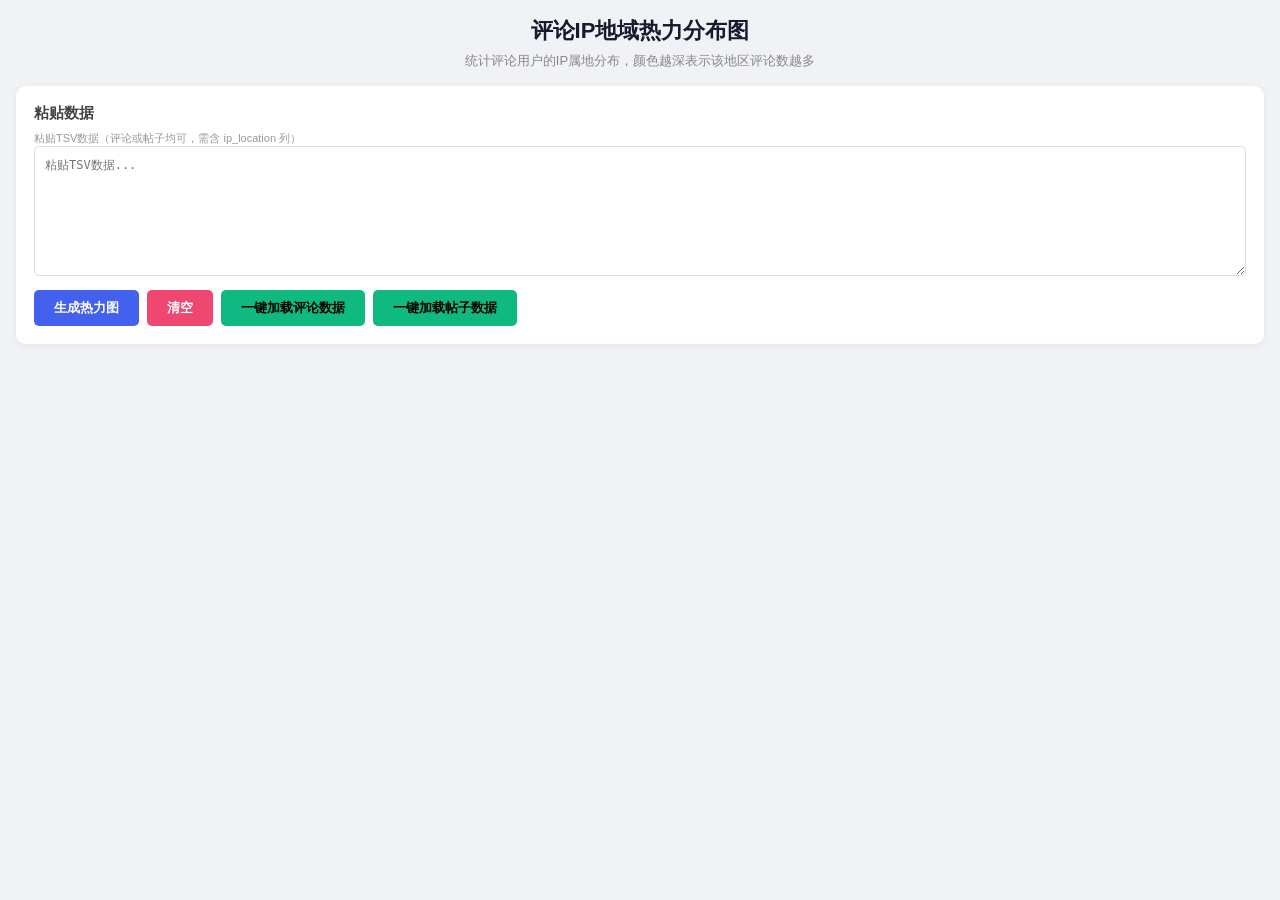
<file: ip_heatmap.html>
<!DOCTYPE html>
<html lang="zh-CN">
<head>
<meta charset="UTF-8">
<title>评论IP地域热力图</title>
<style>
*{box-sizing:border-box;margin:0;padding:0}
body{font-family:"Microsoft YaHei",sans-serif;background:#f0f2f5;color:#333;padding:16px}
.container{max-width:1300px;margin:0 auto}
h1{text-align:center;margin-bottom:6px;color:#1a1a2e;font-size:22px}
.subtitle{text-align:center;color:#888;font-size:13px;margin-bottom:16px}
.section{background:#fff;border-radius:10px;padding:18px;margin-bottom:16px;box-shadow:0 1px 6px rgba(0,0,0,0.06)}
.section h2{font-size:15px;margin-bottom:8px;color:#444}
.tip{font-size:11px;color:#999;margin-top:4px}
textarea{width:100%;height:130px;border:1px solid #ddd;border-radius:5px;padding:10px;font-size:12px;font-family:"Microsoft YaHei",monospace;resize:vertical}
.btn-row{display:flex;gap:8px;margin-top:10px;flex-wrap:wrap}
button{padding:9px 20px;border:none;border-radius:5px;font-size:13px;cursor:pointer;font-weight:bold;transition:all .2s}
.btn-primary{background:#4361ee;color:#fff}
.btn-primary:hover{background:#3651d9}
.btn-danger{background:#ef476f;color:#fff}
.btn-danger:hover{background:#d63d62}
#mapChart{width:100%;height:600px;margin-top:10px}
.stats{display:flex;gap:12px;margin-bottom:12px;flex-wrap:wrap}
.stat{padding:8px 14px;background:#f0f5ff;border-radius:6px;flex:1;min-width:90px}
.stat .label{font-size:11px;color:#999}
.stat .value{font-size:20px;font-weight:bold;color:#4361ee}
.toolbar{display:flex;gap:8px;margin-bottom:10px;align-items:center;flex-wrap:wrap}
.toolbar input{padding:6px 10px;border:1px solid #ddd;border-radius:4px;font-size:12px;width:200px}
table{width:100%;border-collapse:collapse;font-size:12px}
th,td{padding:6px 9px;text-align:left;border-bottom:1px solid #f0f0f0}
th{background:#f7f8fc;font-weight:600;position:sticky;top:0}
th:hover{background:#eef0f8}
tr:hover{background:#f8fbff}
.num{text-align:right;width:60px}
.bar-cell{width:140px}
.bar-wrap{background:#eee;border-radius:3px;height:12px}
.bar{background:linear-gradient(90deg,#4361ee,#7b93ff);border-radius:3px;height:100%}
#status{padding:8px 12px;background:#fefce8;border-radius:5px;font-size:12px;color:#666;margin-top:8px;display:none}
#status.show{display:block}
.count{color:#999;font-size:11px;text-align:center;margin-top:8px}
.foreign-note{font-size:12px;color:#888;margin-top:10px;padding:8px;background:#fefce8;border-radius:4px}
</style>
</head>
<body>
<div class="container">
<h1>评论IP地域热力分布图</h1>
<p class="subtitle">统计评论用户的IP属地分布，颜色越深表示该地区评论数越多</p>

<div class="section">
<h2>粘贴数据</h2>
<p class="tip">粘贴TSV数据（评论或帖子均可，需含 ip_location 列）</p>
<textarea id="dataInput" placeholder="粘贴TSV数据..."></textarea>
<div class="btn-row">
<button class="btn-primary" onclick="doAnalyze()">生成热力图</button>
<button class="btn-danger" onclick="clearAll()">清空</button>
<button style="background:#10b981;" onclick="autoLoadTSV('comments_full.tsv')">一键加载评论数据</button>
<button style="background:#10b981;" onclick="autoLoadTSV('posts.tsv')">一键加载帖子数据</button>
<button class="btn-primary" id="btnExportImg" style="background:#06b6d4;display:none;" onclick="exportImage()">导出地图图片 (PNG)</button>
<button class="btn-primary" id="btnExportHtml" style="background:#8b5cf6;display:none;" onclick="exportHtmlCode()">导出嵌入代码 (HTML)</button>
<button class="btn-primary" id="btnExportCSV" style="background:#f59e0b;display:none;" onclick="exportCSV()">导出统计表格 (CSV)</button>
</div>
<div id="status"></div>
</div>

<div class="section" id="resultSection" style="display:none">
<h2>全国热力分布</h2>
<div class="stats" id="statsRow"></div>
<div id="mapChart"></div>

<h2 style="margin-top:16px">地域统计详情</h2>
<div class="toolbar">
<input type="text" id="locFilter" placeholder="搜索地区..." oninput="renderTable()">
</div>
<div id="tableContainer"></div>
<div class="foreign-note" id="foreignNote" style="display:none"></div>
</div>
</div>

<script src="js/echarts.min.js"></script>
<script>
// ============== 地名映射表（短名 -> ECharts 标准名） ==============
var NAME_MAP = {
  '北京':'北京市','上海':'上海市','天津':'天津市','重庆':'重庆市',
  '广东':'广东省','浙江':'浙江省','江苏':'江苏省','山东':'山东省',
  '河南':'河南省','河北':'河北省','四川':'四川省','湖北':'湖北省',
  '湖南':'湖南省','福建':'福建省','安徽':'安徽省','江西':'江西省',
  '辽宁':'辽宁省','吉林':'吉林省','黑龙江':'黑龙江省',
  '陕西':'陕西省','山西':'山西省','甘肃':'甘肃省','青海':'青海省',
  '云南':'云南省','贵州':'贵州省','海南':'海南省',
  '台湾':'台湾省','香港':'香港特别行政区','澳门':'澳门特别行政区',
  '中国香港':'香港特别行政区','中国澳门':'澳门特别行政区','中国台湾':'台湾省',
  '广西':'广西壮族自治区','内蒙古':'内蒙古自治区',
  '西藏':'西藏自治区','新疆':'新疆维吾尔自治区','宁夏':'宁夏回族自治区',
  // 直接全名也收录
  '北京市':'北京市','上海市':'上海市','天津市':'天津市','重庆市':'重庆市',
  '广东省':'广东省','浙江省':'浙江省','江苏省':'江苏省','山东省':'山东省',
  '河南省':'河南省','河北省':'河北省','四川省':'四川省','湖北省':'湖北省',
  '湖南省':'湖南省','福建省':'福建省','安徽省':'安徽省','江西省':'江西省',
  '辽宁省':'辽宁省','吉林省':'吉林省','黑龙江省':'黑龙江省',
  '陕西省':'陕西省','山西省':'山西省','甘肃省':'甘肃省','青海省':'青海省',
  '云南省':'云南省','贵州省':'贵州省','海南省':'海南省',
  '台湾省':'台湾省','香港特别行政区':'香港特别行政区','澳门特别行政区':'澳门特别行政区',
  '广西壮族自治区':'广西壮族自治区','内蒙古自治区':'内蒙古自治区',
  '西藏自治区':'西藏自治区','新疆维吾尔自治区':'新疆维吾尔自治区','宁夏回族自治区':'宁夏回族自治区',
};

// 不属于中国地图的地区
var FOREIGN_SET = new Set([
  '美国','日本','韩国','新加坡','澳大利亚','加拿大','英国','法国','德国','意大利',
  '西班牙','马来西亚','泰国','越南','印度','印度尼西亚','菲律宾','俄罗斯',
  '新西兰','荷兰','瑞士','瑞典','芬兰','挪威','丹麦','奥地利','比利时',
  '巴西','阿根廷','墨西哥','阿联酋','土耳其','南非','埃及','波兰',
  '乌干达','爱尔兰','葡萄牙','捷克','匈牙利','罗马尼亚','克罗地亚','斯洛伐克',
  '卢森堡','摩纳哥','冰岛','乌克兰','白俄罗斯','哈萨克斯坦','柬埔寨','缅甸',
  '老挝','文莱','蒙古','朝鲜','尼泊尔','斯里兰卡','孟加拉','巴基斯坦',
  '沙特','卡塔尔','科威特','阿曼','以色列','约旦','黎巴嫩','伊拉克','伊朗',
  '摩洛哥','突尼斯','肯尼亚','尼日利亚','加纳','埃塞俄比亚','坦桑尼亚',
  '智利','秘鲁','哥伦比亚','委内瑞拉','古巴','巴拿马','哥斯达黎加',
]);

var allData = null;
var chartInstance = null;

function status(msg) {
  var el = document.getElementById('status');
  el.textContent = msg;
  el.classList.add('show');
}

// 解析TSV
function parseData(raw) {
  var lines = raw.split(/\r?\n/).filter(function(l) { return l.trim(); });
  if (lines.length < 2) return { error: '数据行数不足' };

  var headers = lines[0].split('\t').map(function(h) { return h.trim(); });
  var locIdx = headers.indexOf('ip_location');
  if (locIdx === -1) return { error: '找不到"ip_location"列' };

  // 去重列
  var idIdx = headers.indexOf('comment_id');
  if (idIdx === -1) idIdx = headers.indexOf('note_id');

  var seen = new Set();
  var counts = {};  // { provinceName: count }
  var foreign = {}; // { country: count }
  var rawCounts = {}; // 记录原始短名
  var total = 0, skipped = 0;

  for (var i = 1; i < lines.length; i++) {
    var cols = lines[i].split('\t');
    if (cols.length <= locIdx) continue;

    if (idIdx >= 0 && cols[idIdx]) {
      var cid = cols[idIdx].trim();
      if (seen.has(cid)) { skipped++; continue; }
      seen.add(cid);
    }

    var loc = (cols[locIdx] || '').trim();
    if (!loc) continue;

    total++;

    // 先试直接全名匹配
    if (NAME_MAP[loc]) {
      var fullName = NAME_MAP[loc];
      counts[fullName] = (counts[fullName] || 0) + 1;
      rawCounts[loc] = (rawCounts[loc] || 0) + 1;
    } else if (FOREIGN_SET.has(loc)) {
      foreign[loc] = (foreign[loc] || 0) + 1;
    } else {
      // 尝试模糊匹配（如 "广东 " -> "广东省"）
      var matched = false;
      var mapKeys = Object.keys(NAME_MAP);
      for (var k = 0; k < mapKeys.length; k++) {
        var key = mapKeys[k];
        if (loc.indexOf(key.replace(/[省市县区自治壮族回族维吾尔]/g, '')) !== -1 ||
            key.indexOf(loc) !== -1) {
          var fn = NAME_MAP[key];
          if (fn.length > 3) { // 优先长名
            counts[fn] = (counts[fn] || 0) + 1;
            rawCounts[loc] = (rawCounts[loc] || 0) + 1;
            matched = true;
            break;
          }
        }
      }
      if (!matched) {
        foreign[loc] = (foreign[loc] || 0) + 1;
      }
    }
  }

  return { counts: counts, foreign: foreign, total: total, skipped: skipped, rawCounts: rawCounts };
}

// 加载地图GeoJSON并渲染
function loadMapAndRender(counts, total) {
  var mapEl = document.getElementById('mapChart');

  // 尝试从多个CDN加载中国地图
  var urls = [
    'https://geo.datav.aliyun.com/areas_v3/bound/100000_full.json',
    'https://geo.datav.aliyun.com/areas_v3/bound/geojson/china.json'
  ];

  function tryLoad(idx) {
    if (idx >= urls.length) {
      status('地图数据加载失败，请检查网络连接。下方仍可查看统计表格。');
      return;
    }
    status('正在加载地图数据...');

    fetch(urls[idx]).then(function(r) {
      if (!r.ok) throw new Error('HTTP ' + r.status);
      return r.json();
    }).then(function(geoJson) {
      echarts.registerMap('china', geoJson);
      renderChart(counts, total);
    }).catch(function() {
      tryLoad(idx + 1);
    });
  }

  tryLoad(0);
}

function renderChart(counts, total) {
  var mapEl = document.getElementById('mapChart');

  // 构建数据数组，DataV GeoJSON 可能用全名也可能用短名，都加进去
  var mapData = [];
  var cnKeys = Object.keys(counts);
  for (var i = 0; i < cnKeys.length; i++) {
    var fullName = cnKeys[i];
    var count = counts[fullName];
    var shortName = fullName.replace(/省|市|壮族自治区|回族自治区|维吾尔自治区|自治区|特别行政区/g, '');
    // 两个名字都放，GeoJSON 匹配到哪个用哪个，ECharts 自动合并相同 value
    mapData.push({ name: fullName, value: count });
    if (shortName !== fullName) {
      mapData.push({ name: shortName, value: count });
    }
  }

  var maxVal = 0;
  for (var i = 0; i < mapData.length; i++) {
    if (mapData[i].value > maxVal) maxVal = mapData[i].value;
  }

  chartInstance = echarts.init(mapEl);
  var chart = chartInstance;
  var option = {
    tooltip: {
      trigger: 'item',
      formatter: function(p) {
        return p.name + '<br/>评论数：<b>' + (p.value || 0) + '</b> 条';
      }
    },
    visualMap: {
      min: 0,
      max: maxVal,
      left: 20,
      bottom: 20,
      calculable: true,
      inRange: {
        color: ['#f0f5ff', '#bac8ff', '#748ffc', '#4361ee', '#1e3ab5']
      },
      text: ['高', '低'],
      textStyle: { color: '#666', fontSize: 11 }
    },
    series: [{
      name: '评论数',
      type: 'map',
      map: 'china',
      roam: true,
      zoom: 1.2,
      top: 40,
      label: {
        show: true,
        fontSize: 10,
        color: '#555'
      },
      emphasis: {
        label: { show: true, fontSize: 14, fontWeight: 'bold' },
        itemStyle: { areaColor: '#ffd43b' }
      },
      itemStyle: {
        borderColor: '#fff',
        borderWidth: 1,
        areaColor: '#f5f5f5'
      },
      data: mapData
    }]
  };

  chart.setOption(option);
  // 显示导出按钮
  document.getElementById('btnExportImg').style.display = 'inline-block';
  document.getElementById('btnExportHtml').style.display = 'inline-block';
  document.getElementById('btnExportCSV').style.display = 'inline-block';
  status('热力图已生成！共统计 ' + total + ' 条数据，覆盖 ' + cnKeys.length + ' 个省份。');

  // 响应式
  window.addEventListener('resize', function() { chart.resize(); });
}

// 自动从本地TSV文件加载
function autoLoadTSV(filename) {
  status('正在加载 ' + filename + ' ...');
  fetch(filename).then(function(r) {
    if (!r.ok) throw new Error('HTTP ' + r.status);
    return r.text();
  }).then(function(text) {
    document.getElementById('dataInput').value = text;
    status('数据已加载，共 ' + text.split(/\r?\n/).filter(function(l){return l.trim();}).length + ' 行。点击"生成热力图"查看。');
  }).catch(function(e) {
    status('加载失败：' + e.message + '。请手动粘贴数据。');
  });
}

function doAnalyze() {
  var raw = document.getElementById('dataInput').value.trim();
  if (!raw) { alert('请先粘贴数据！'); return; }

  status('正在解析数据...');
  var result = parseData(raw);
  if (result.error) { status('错误：' + result.error); return; }

  var counts = result.counts;
  var foreign = result.foreign;
  var total = result.total;

  if (Object.keys(counts).length === 0) {
    status('未识别到中国境内的IP属地，请检查数据');
    return;
  }

  allData = { counts: counts, foreign: foreign, total: total, rawCounts: result.rawCounts };

  document.getElementById('resultSection').style.display = 'block';

  // 统计
  var cnKeys = Object.keys(counts);
  var cnTotal = 0;
  for (var i = 0; i < cnKeys.length; i++) { cnTotal += counts[cnKeys[i]]; }
  var foreignTotal = 0;
  var fk = Object.keys(foreign);
  for (var i = 0; i < fk.length; i++) { foreignTotal += foreign[fk[i]]; }

  document.getElementById('statsRow').innerHTML =
    '<div class="stat"><div class="label">总数据量</div><div class="value">' + total + '</div></div>' +
    '<div class="stat"><div class="label">国内省份</div><div class="value">' + cnKeys.length + '</div></div>' +
    '<div class="stat"><div class="label">国内评论数</div><div class="value">' + cnTotal + '</div></div>' +
    '<div class="stat"><div class="label">海外地区</div><div class="value">' + fk.length + '</div></div>' +
    '<div class="stat"><div class="label">海外评论数</div><div class="value">' + foreignTotal + '</div></div>';

  loadMapAndRender(counts, total);
  renderTable();
}

function renderTable() {
  var d = allData; if (!d) return;
  var filter = (document.getElementById('locFilter').value || '').trim();

  // 合并国内外数据
  var all = [];
  var cnKeys = Object.keys(d.counts);
  for (var i = 0; i < cnKeys.length; i++) {
    all.push({ name: cnKeys[i], count: d.counts[cnKeys[i]], type: '国内' });
  }
  var fk = Object.keys(d.foreign);
  for (var i = 0; i < fk.length; i++) {
    all.push({ name: fk[i], count: d.foreign[fk[i]], type: '海外' });
  }

  all.sort(function(a, b) { return b.count - a.count; });

  if (filter) {
    all = all.filter(function(item) { return item.name.indexOf(filter) !== -1; });
  }

  var maxVal = all.length > 0 ? all[0].count : 1;
  var html = '<table><thead><tr><th class="num">#</th><th>地区</th><th>类型</th><th class="num">出现次数</th><th>可视化</th></tr></thead><tbody>';

  for (var i = 0; i < all.length; i++) {
    var item = all[i];
    var pct = (item.count / d.total * 100).toFixed(1);
    var bw = (item.count / maxVal * 100).toFixed(0);
    html += '<tr><td class="num">' + (i+1) + '</td><td>' + esc(item.name) + '</td><td>' + item.type + '</td><td class="num">' + item.count + ' <span style="color:#999;font-size:10px">(' + pct + '%)</span></td><td class="bar-cell"><div class="bar-wrap"><div class="bar" style="width:' + bw + '%"></div></div></td></tr>';
  }
  html += '</tbody></table>';
  document.getElementById('tableContainer').innerHTML = html;

  // 海外地区列表
  if (fk.length > 0) {
    var fnHtml = '海外IP共 ' + fk.length + ' 个地区（未在地图上显示）：';
    var fArr = [];
    for (var i = 0; i < fk.length; i++) {
      fArr.push(fk[i] + '(' + d.foreign[fk[i]] + '次)');
    }
    fnHtml += fArr.join('、');
    document.getElementById('foreignNote').textContent = fnHtml;
    document.getElementById('foreignNote').style.display = 'block';
  }
}

function esc(s) { var d = document.createElement('div'); d.textContent = s; return d.innerHTML; }

// 导出地图为PNG图片
function exportImage() {
  if (!chartInstance) { alert('请先生成热力图！'); return; }
  var url = chartInstance.getDataURL({
    type: 'png',
    pixelRatio: 2,
    backgroundColor: '#fff'
  });
  var a = document.createElement('a');
  a.href = url;
  a.download = 'ip_heatmap.png';
  a.click();
  alert('地图图片已导出！可直接拖入Word或网页中使用。');
}

// 导出嵌入HTML代码
function exportHtmlCode() {
  if (!chartInstance) { alert('请先生成热力图！'); return; }
  var mapEl = document.getElementById('mapChart');
  var w = mapEl.offsetWidth;
  var h = mapEl.offsetHeight;
  var html = '<div id="heatmap_' + Date.now() + '" style="width:' + w + 'px;height:' + h + 'px;"></div>\n';
  html += '<script src="https://cdn.jsdelivr.net/npm/echarts@5.5.0/dist/echarts.min.js"><\/script>\n';
  html += '<script>\n';
  html += 'var chart = echarts.init(document.getElementById("heatmap_' + Date.now() + '"));\n';
  html += 'chart.setOption(' + JSON.stringify(chartInstance.getOption(), null, 2) + ');\n';
  html += '<\/script>';
  var blob = new Blob([html], { type:'text/html;charset=utf-8' });
  var a = document.createElement('a');
  a.href = URL.createObjectURL(blob);
  a.download = 'ip_heatmap_embed.html';
  a.click();
  alert('嵌入代码已导出！包含地图JSON数据，可直接插入网页。');
}

// 导出统计表格为CSV
function exportCSV() {
  if (!allData) { alert('请先生成热力图！'); return; }
  var csv = '地区,类型,出现次数\n';
  var items = [];
  var cnKeys = Object.keys(allData.counts);
  for (var i = 0; i < cnKeys.length; i++) {
    items.push(cnKeys[i] + ',国内,' + allData.counts[cnKeys[i]]);
  }
  var fk = Object.keys(allData.foreign);
  for (var i = 0; i < fk.length; i++) {
    items.push(fk[i] + ',海外,' + allData.foreign[fk[i]]);
  }
  items.sort(function(a,b) {
    var va = parseInt(a.split(',')[2]), vb = parseInt(b.split(',')[2]);
    return vb - va;
  });
  csv += items.join('\n');
  var blob = new Blob(['﻿' + csv], { type:'text/csv;charset=utf-8' });
  var a = document.createElement('a');
  a.href = URL.createObjectURL(blob);
  a.download = 'ip_heatmap_data.csv';
  a.click();
}

function clearAll() {
  chartInstance = null;
  allData = null;
  document.getElementById('btnExportImg').style.display = 'none';
  document.getElementById('btnExportHtml').style.display = 'none';
  document.getElementById('btnExportCSV').style.display = 'none';
  document.getElementById('mapChart').innerHTML = '';
  document.getElementById('tableContainer').innerHTML = '';
  document.getElementById('statsRow').innerHTML = '';
  document.getElementById('resultSection').style.display = 'none';
  document.getElementById('status').classList.remove('show');
  document.getElementById('status').textContent = '';
  document.getElementById('foreignNote').style.display = 'none';
  document.getElementById('foreignNote').textContent = '';
}
</script>
</body>
</html>
</file>
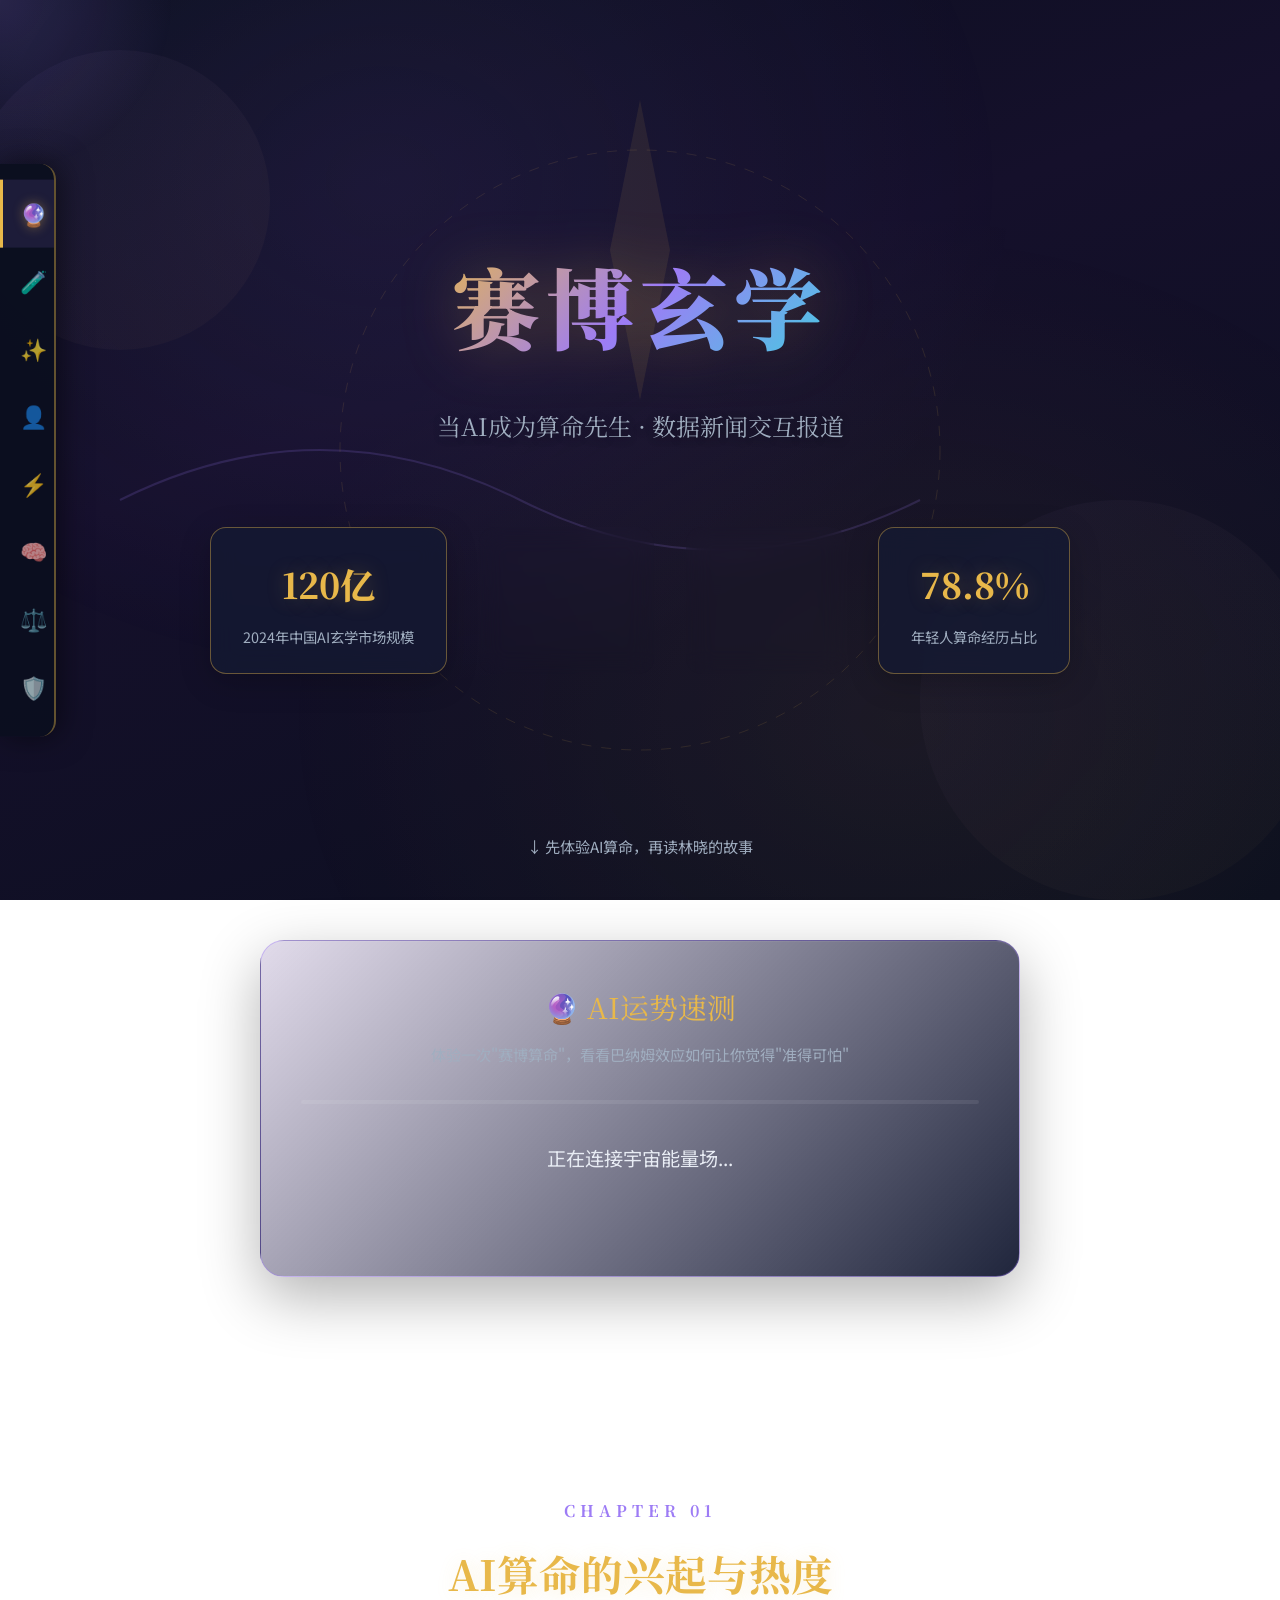
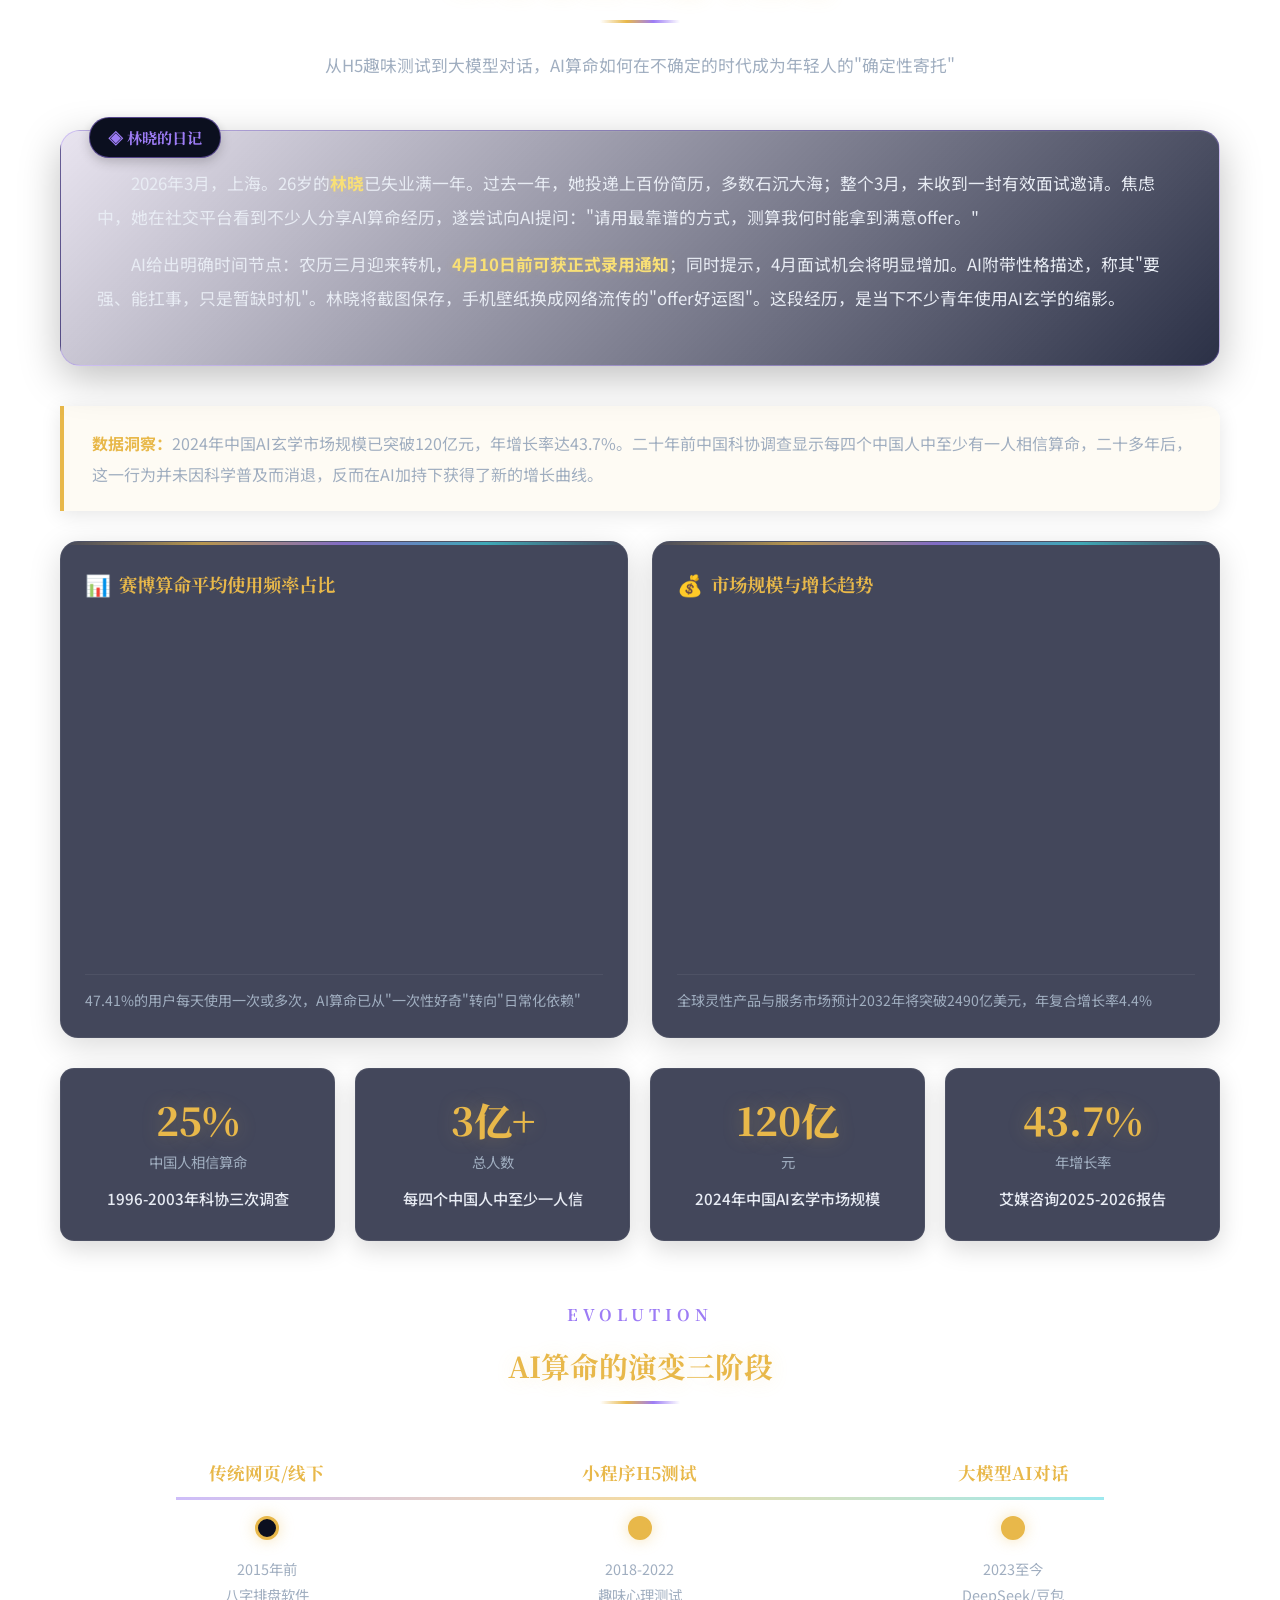
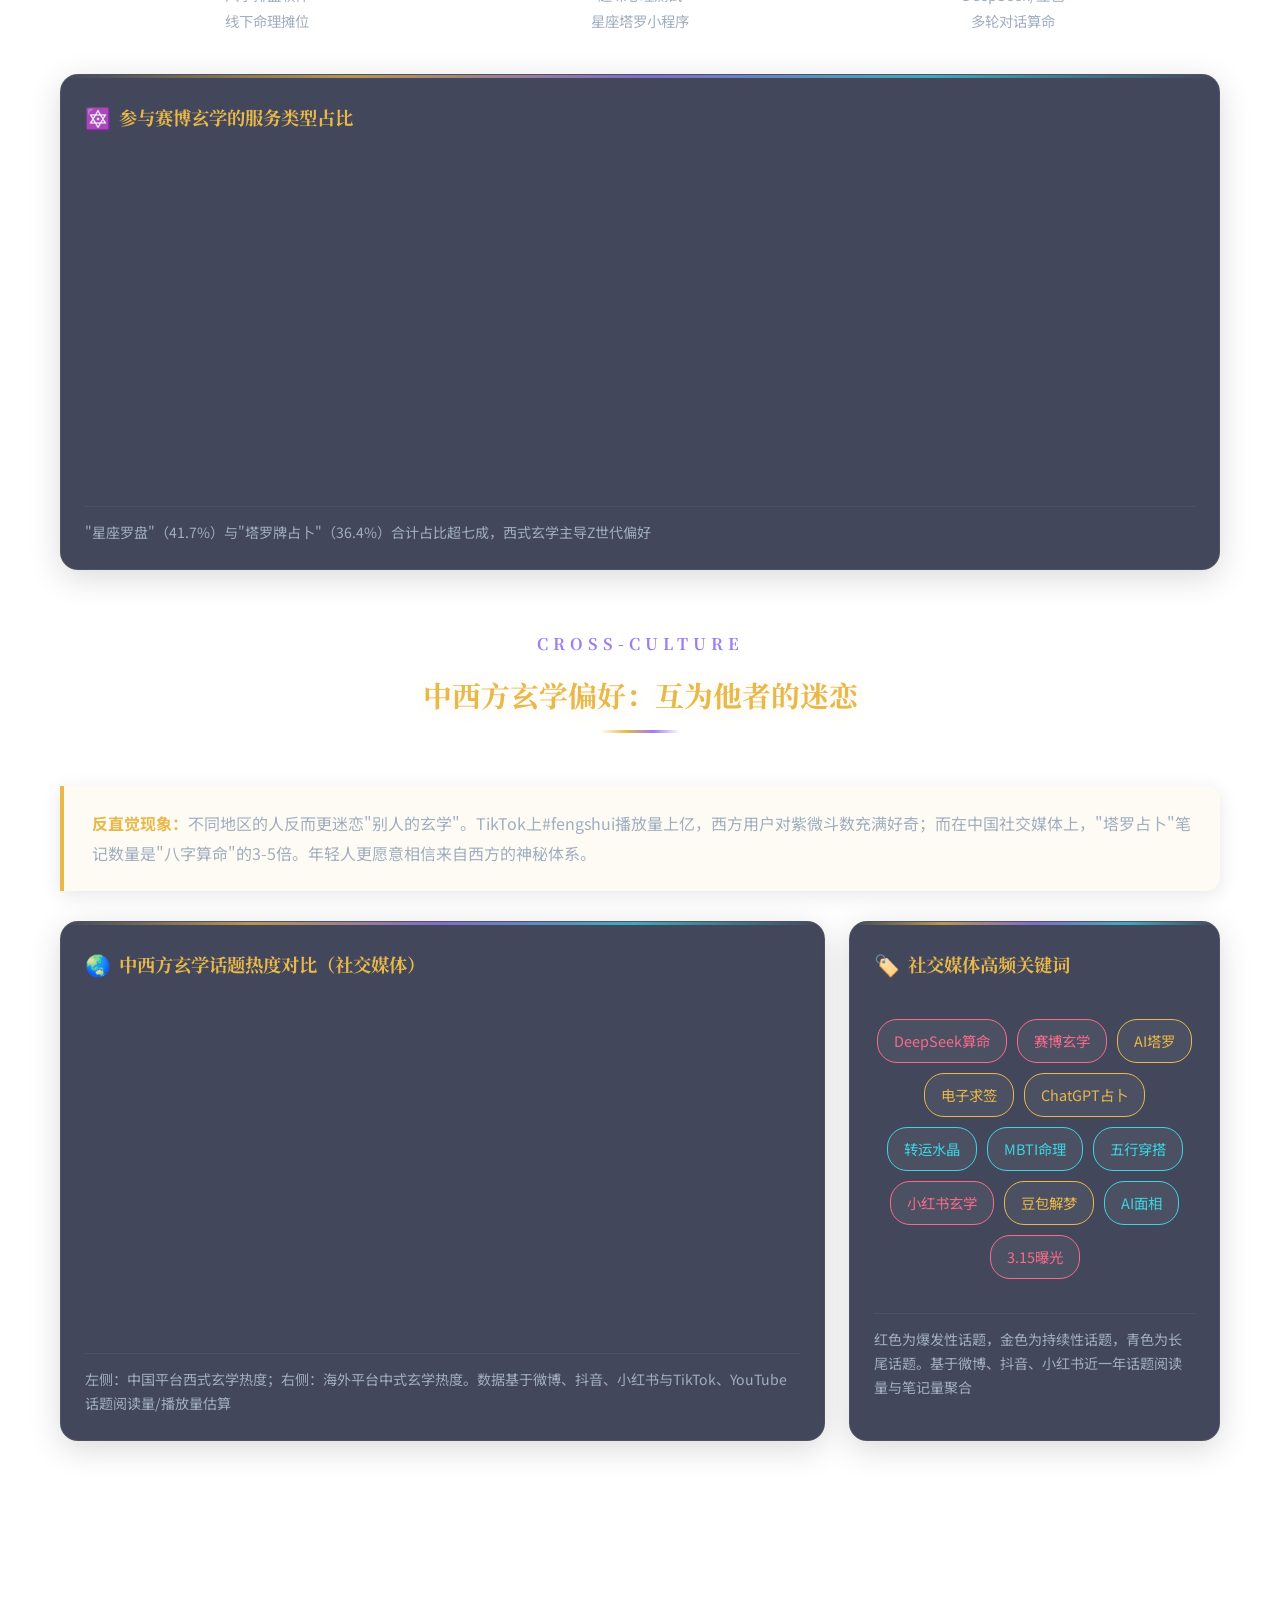
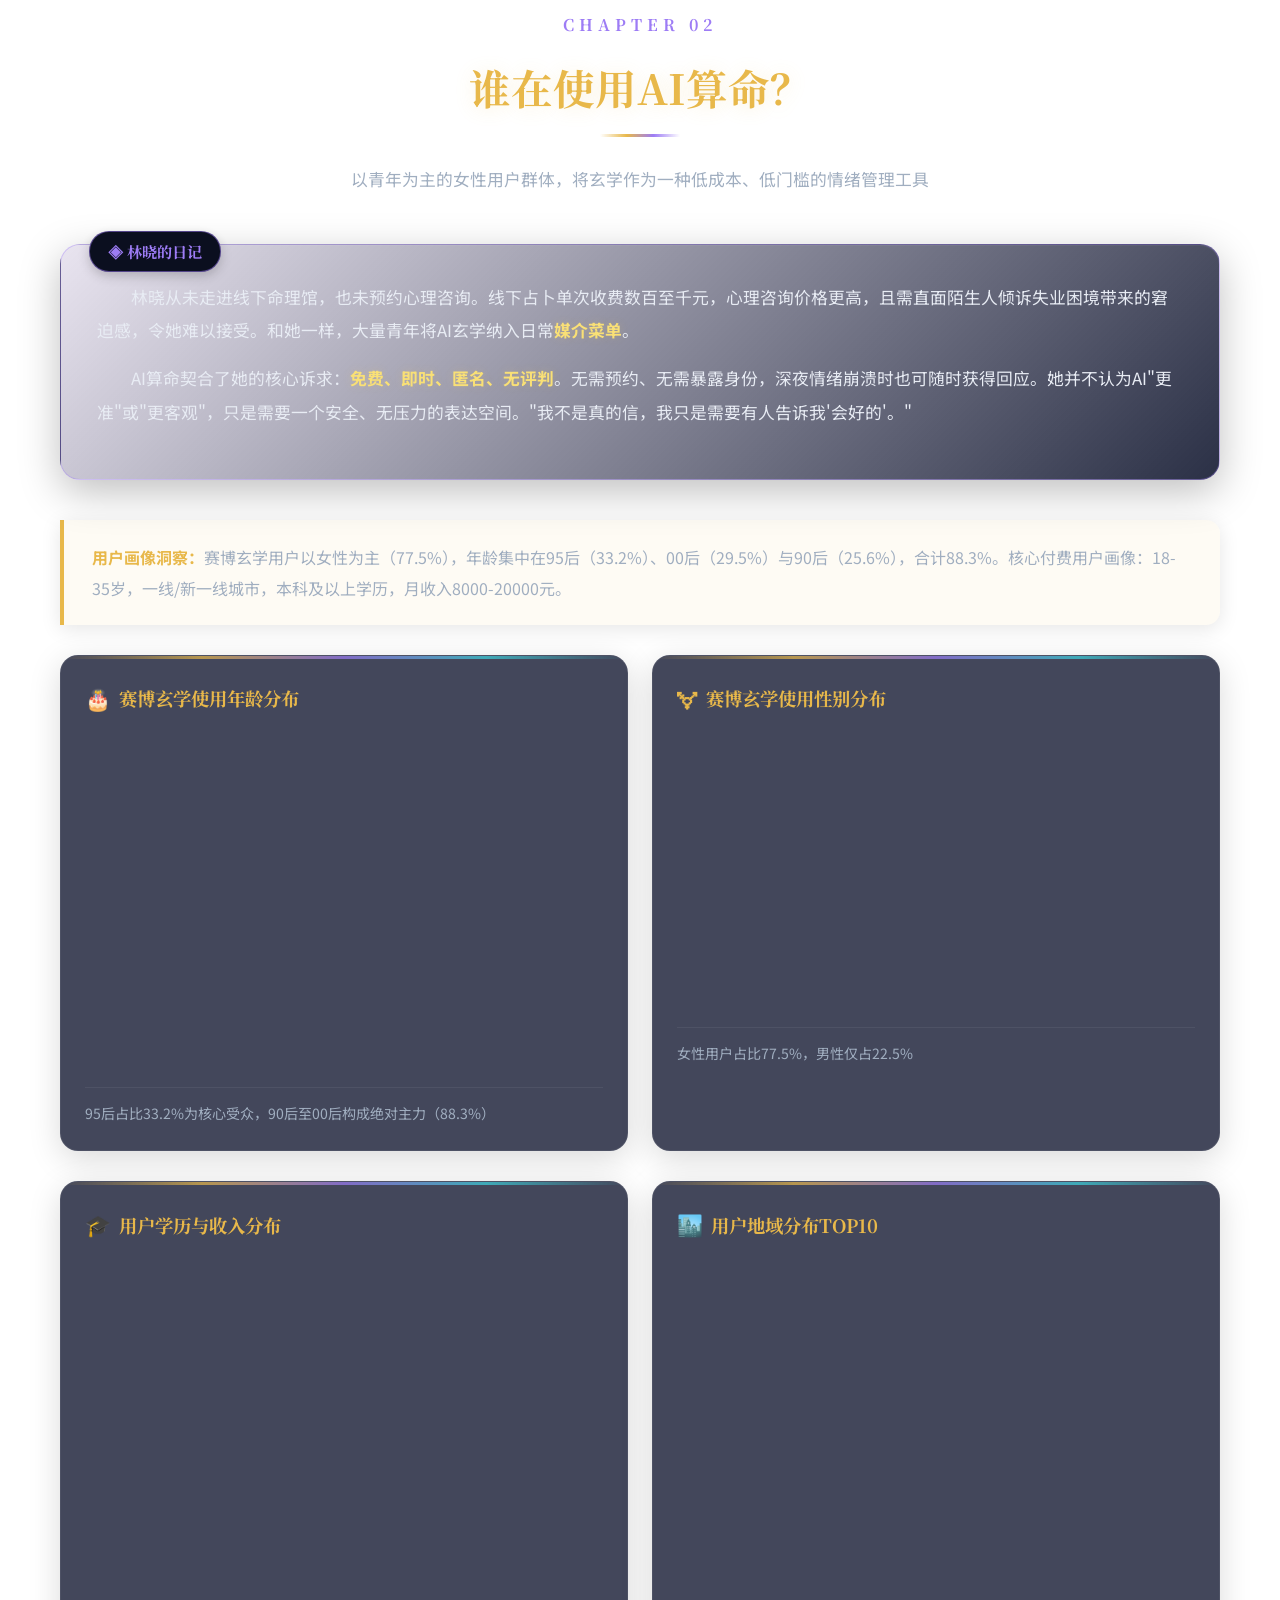
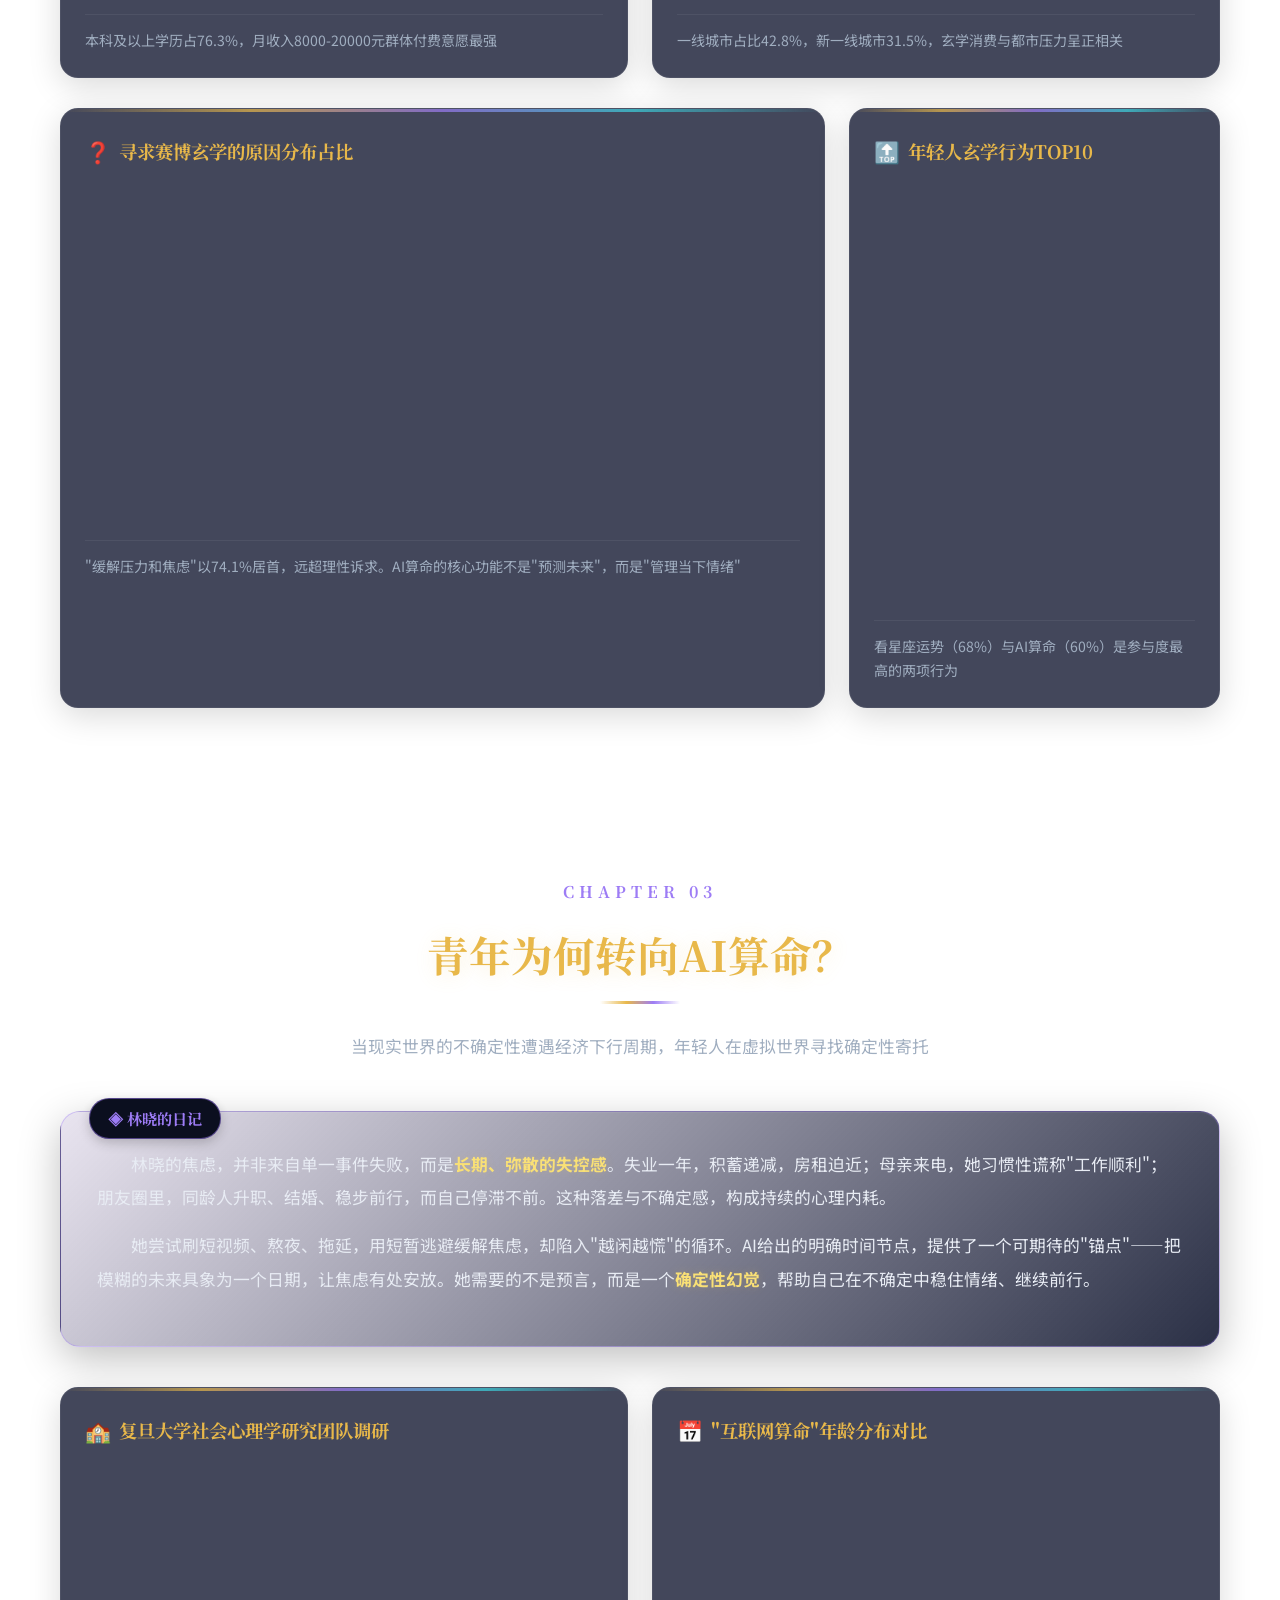
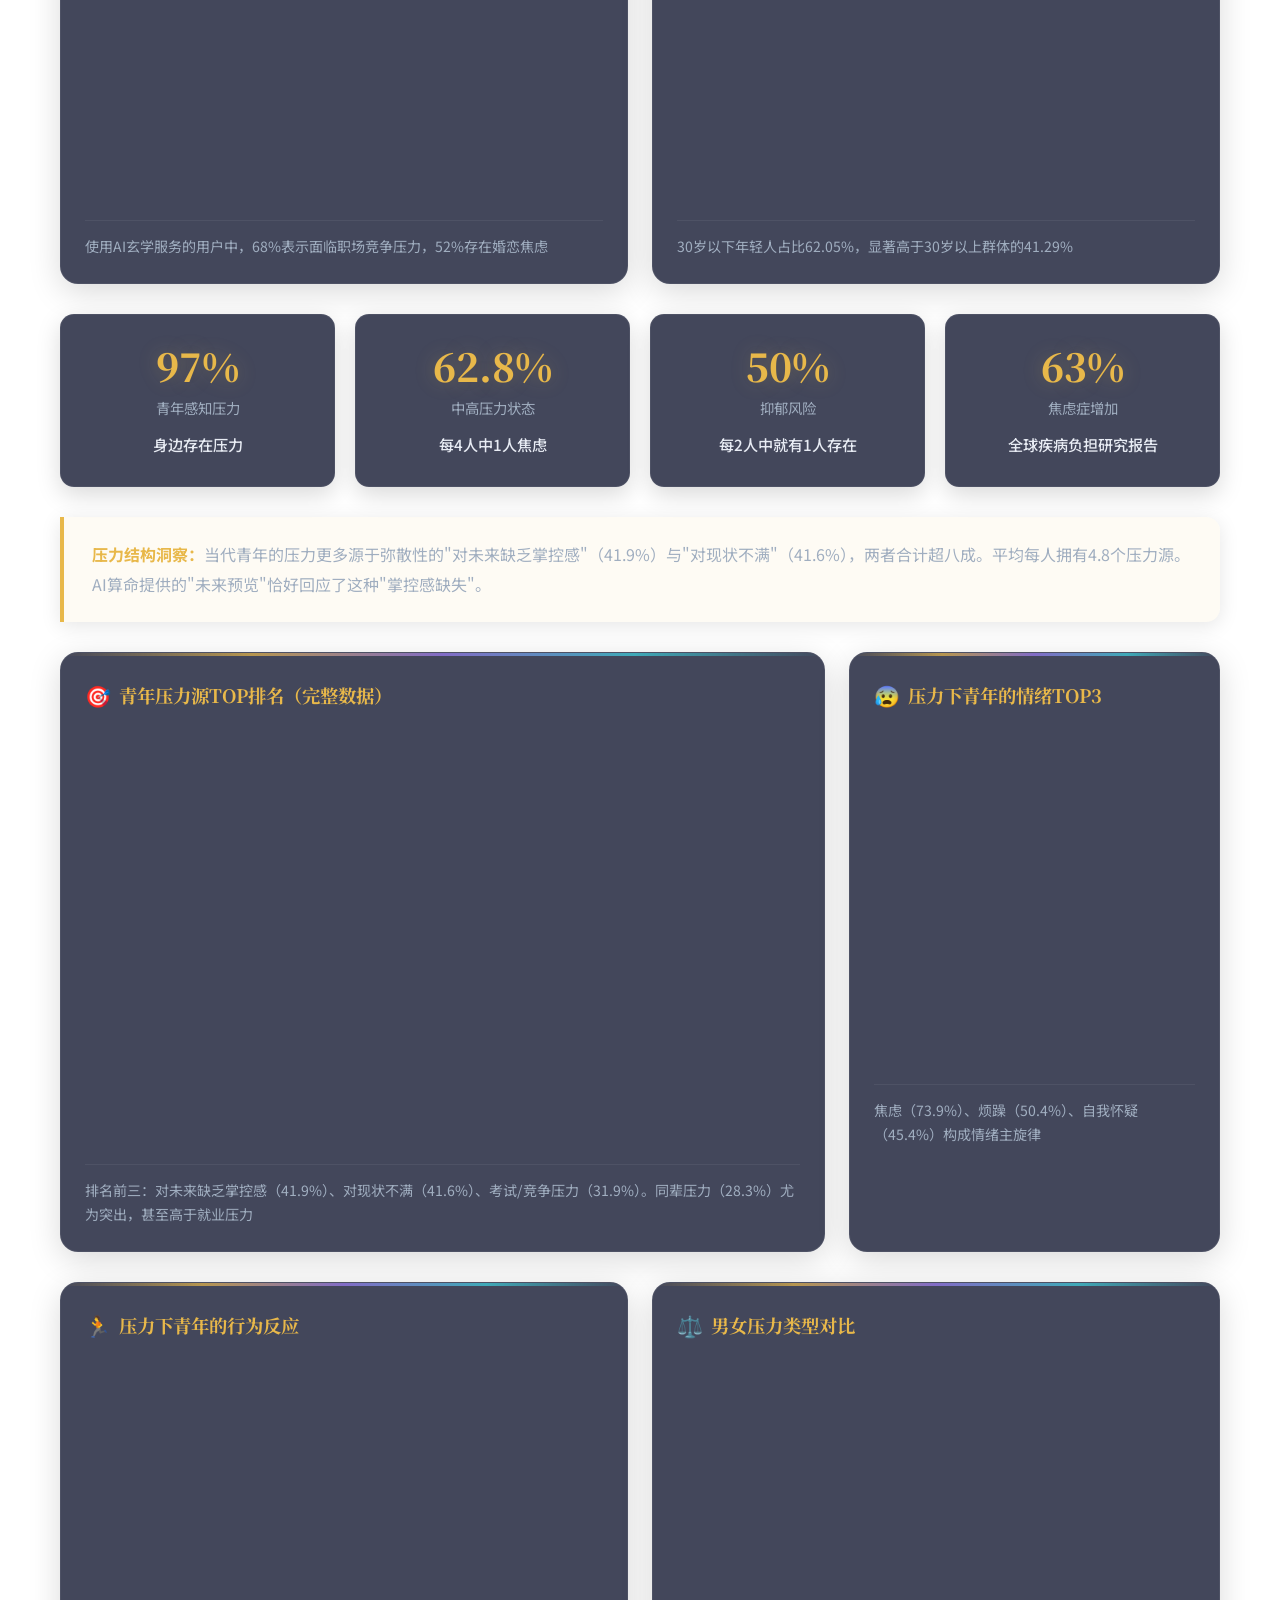
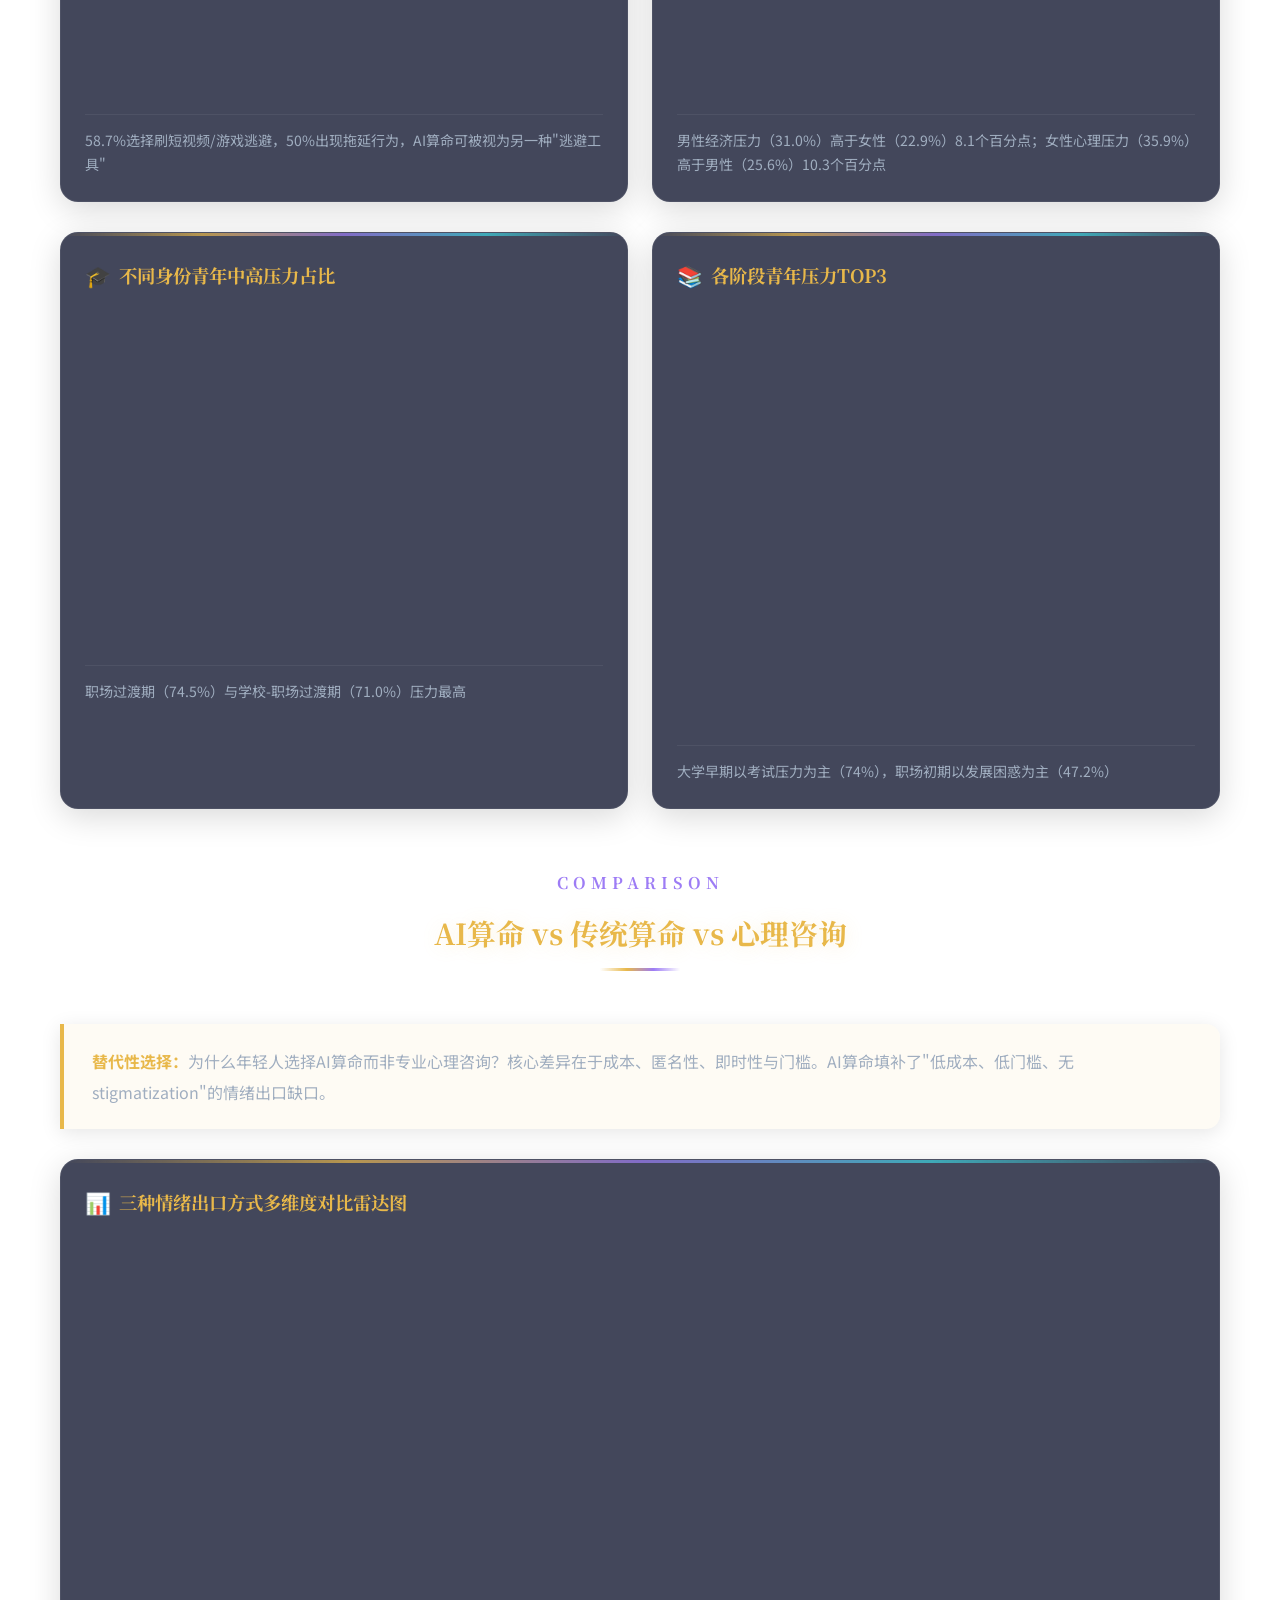
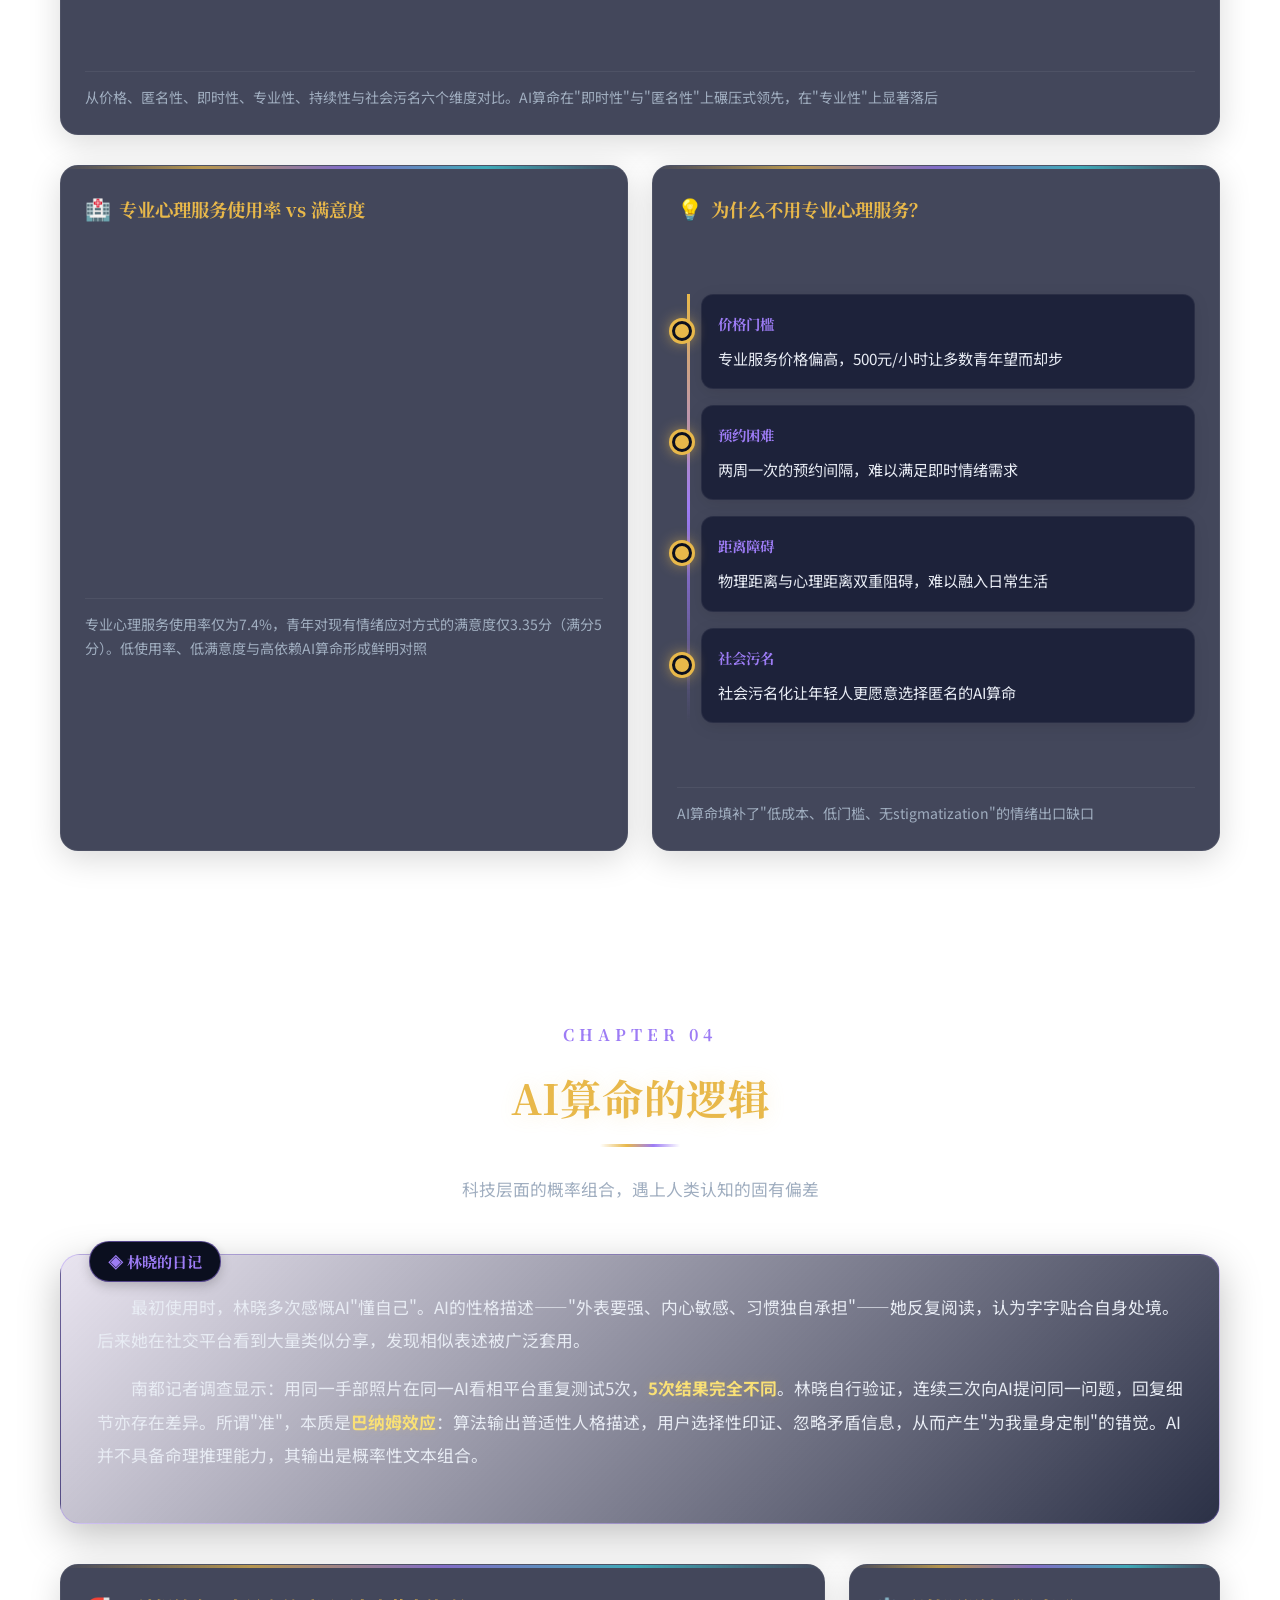
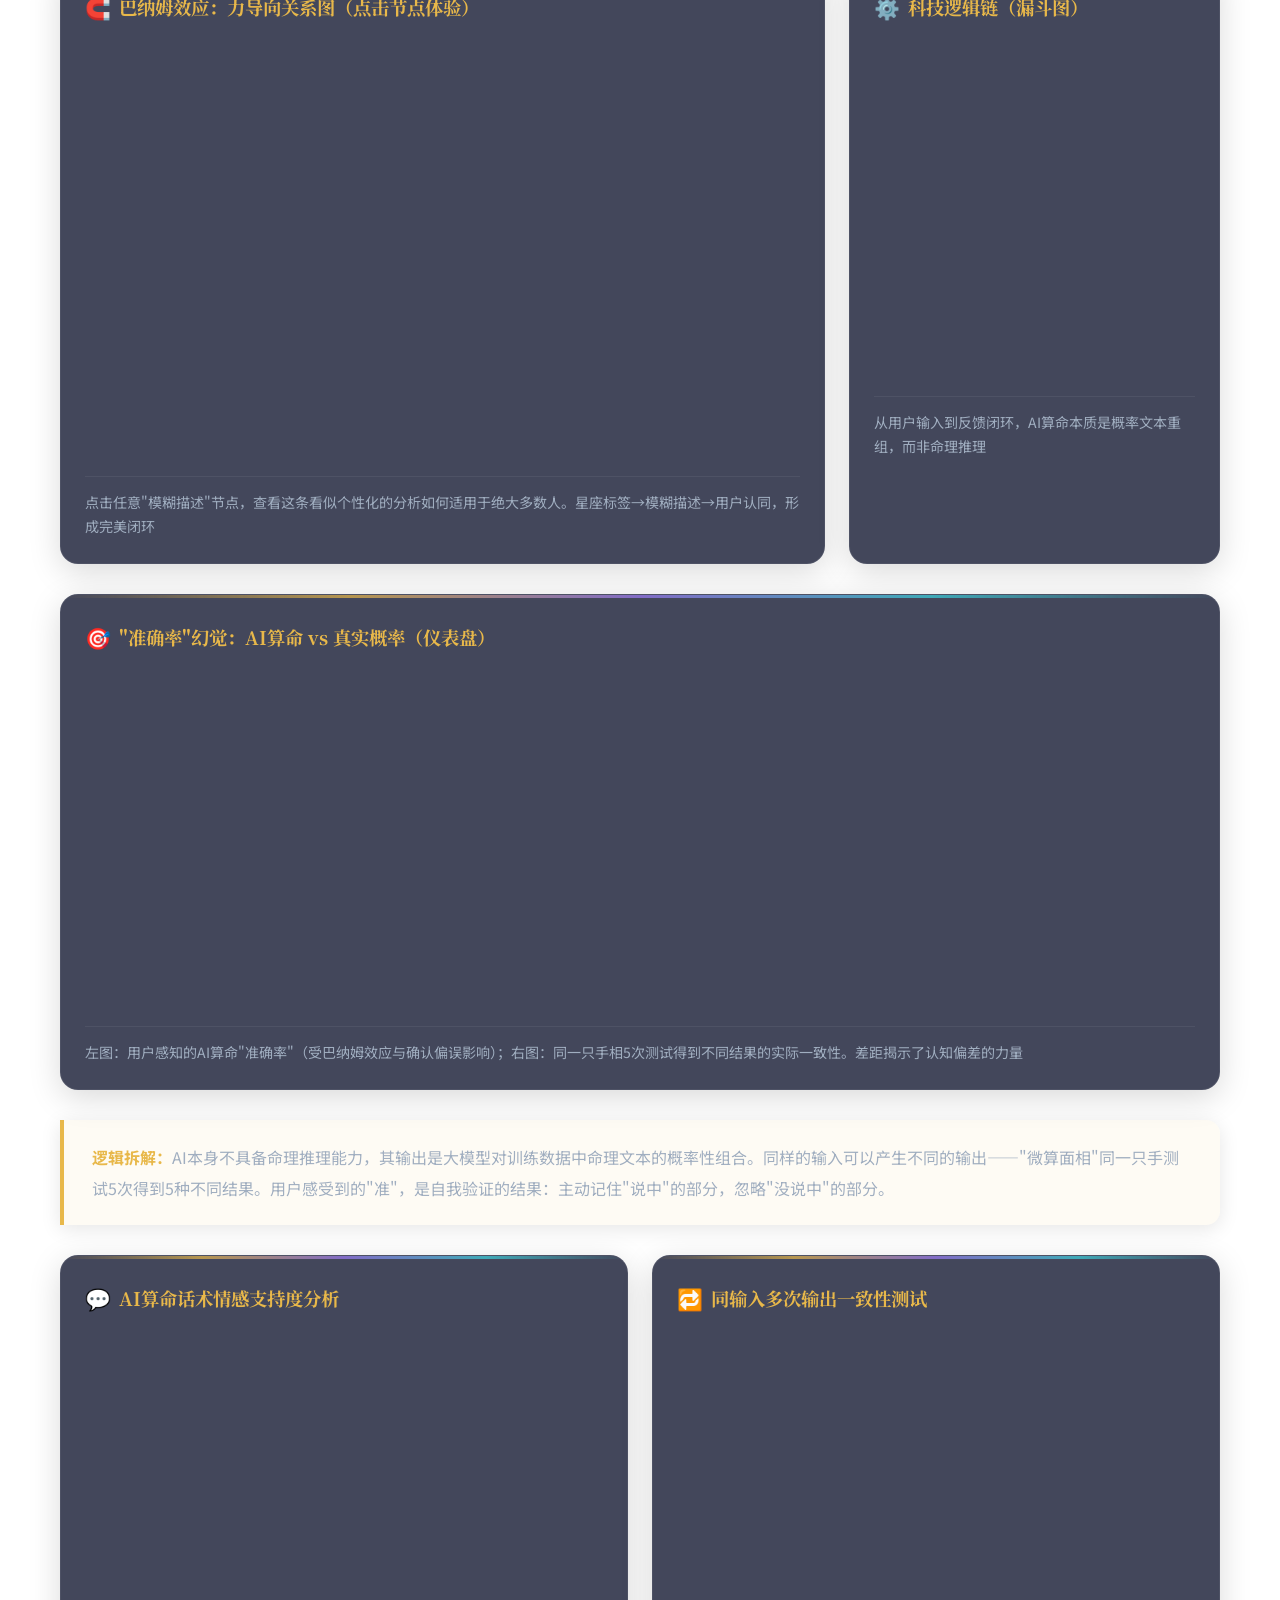
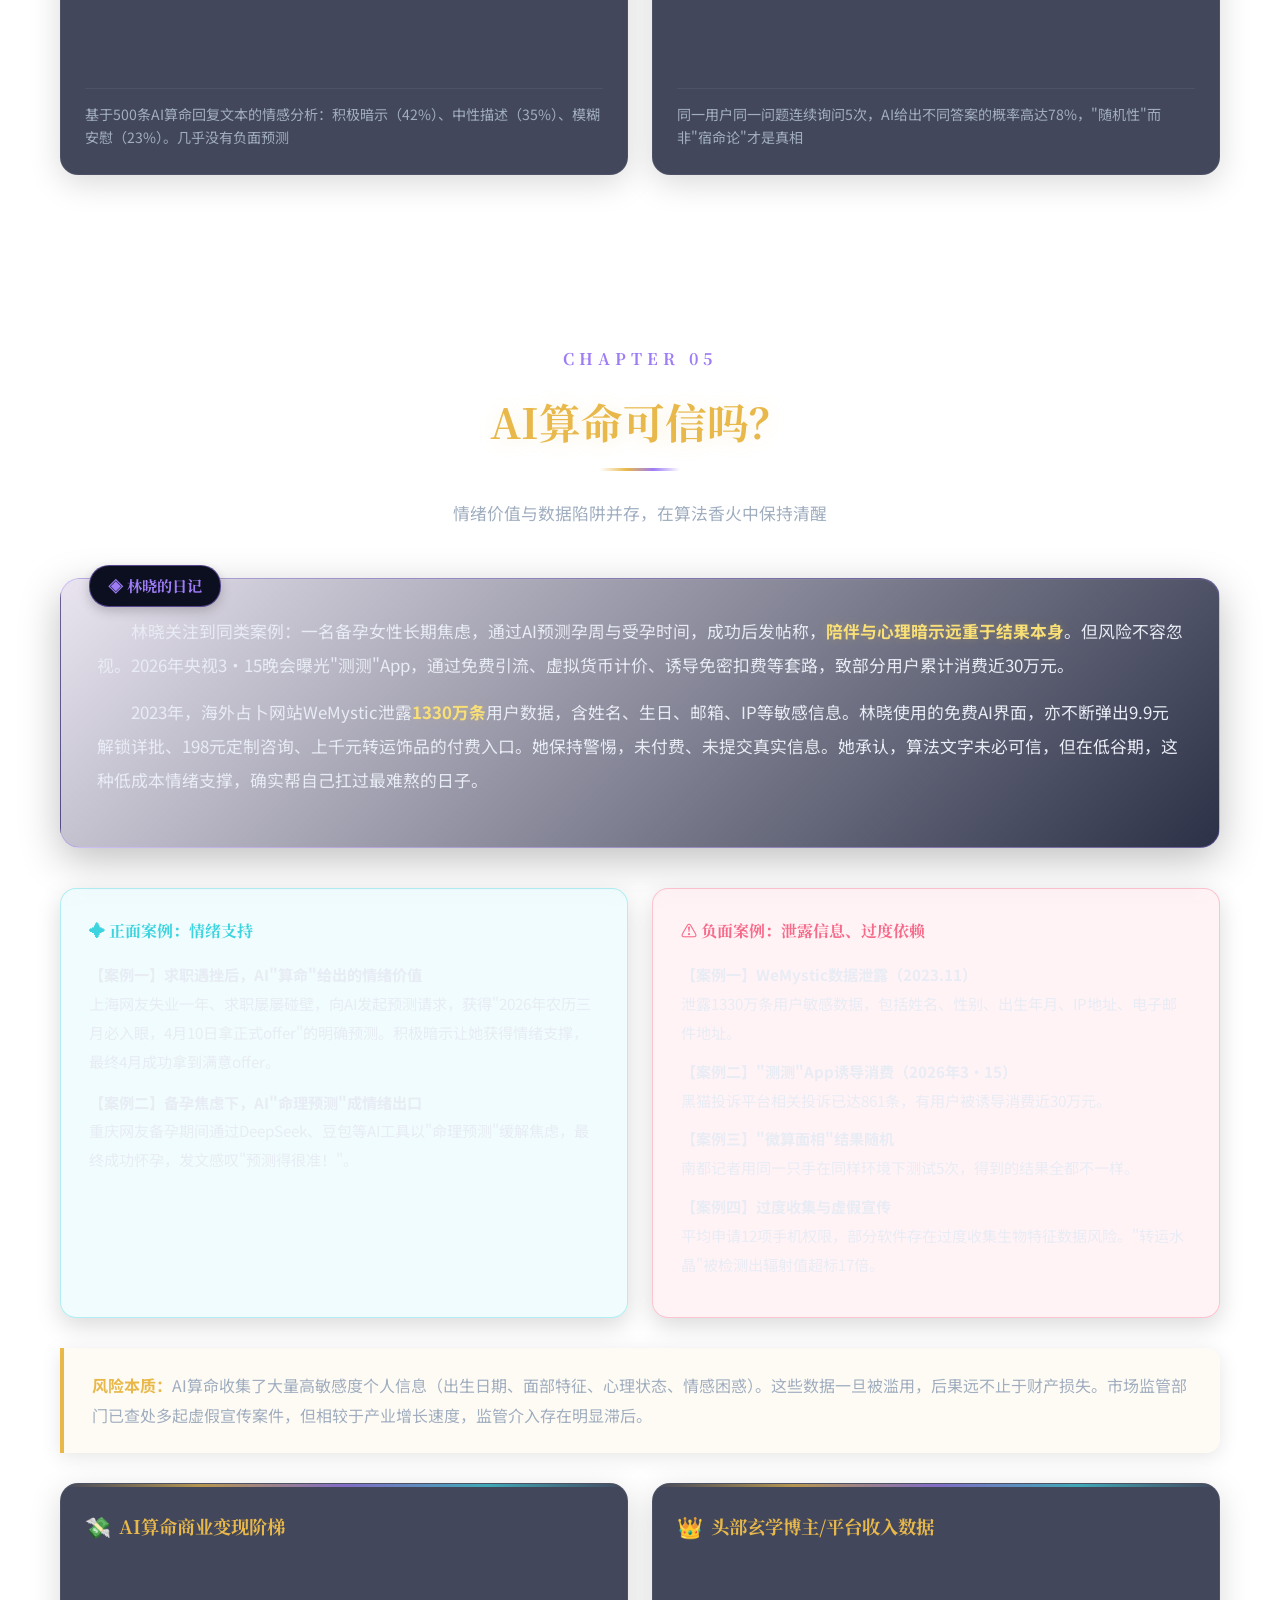
<file: Untitled-2.html>
<!DOCTYPE html>
<html lang="zh-CN">
<head>
    <meta charset="UTF-8">
    <meta name="viewport" content="width=device-width, initial-scale=1.0, maximum-scale=1.0, user-scalable=no">
    <title>赛博玄学：当AI成为算命先生 | 数据新闻交互报道</title>
    <link href="https://fonts.googleapis.com/css2?family=Noto+Serif+SC:wght@400;700;900&family=Noto+Sans+SC:wght@300;400;500;700&display=swap" rel="stylesheet">
    <style>
        :root {
            --bg-deep: #0b0f1f;
            --bg-card: rgba(20, 26, 50, 0.8);
            --gold: #e8b84a;
            --gold-light: #f9e076;
            --purple: #9d7cf5;
            --purple-dark: #6b4cbe;
            --cyan: #3dd4e0;
            --rose: #f76b8a;
            --text: #e8ecf4;
            --text-dim: #a0aec0;
            --border: rgba(232, 184, 74, 0.4);
        }
        * { margin: 0; padding: 0; box-sizing: border-box; }
        body {
            background: linear-gradient(160deg, #0b0f1f 0%, #15102b 40%, #0b0f1f 100%);
            background-attachment: fixed;
            color: var(--text);
            font-family: 'Noto Sans SC', -apple-system, sans-serif;
            overflow-x: hidden;
            line-height: 1.8;
        }
        #particles {
            position: fixed;
            top: 0; left: 0;
            width: 100%; height: 100%;
            z-index: 0;
            pointer-events: none;
        }
        #cursor-glow {
            position: fixed;
            width: 350px; height: 350px;
            border-radius: 50%;
            background: radial-gradient(circle, rgba(157, 124, 245, 0.18) 0%, transparent 70%);
            pointer-events: none;
            z-index: 1;
            transform: translate(-50%, -50%);
            transition: opacity 0.3s;
        }
        .nav-sidebar {
            position: fixed;
            left: 0; top: 50%;
            transform: translateY(-50%);
            z-index: 100;
            background: rgba(11, 15, 31, 0.95);
            border-right: 2px solid var(--border);
            border-radius: 0 16px 16px 0;
            padding: 16px 0;
            width: 56px;
            overflow: hidden;
            transition: width 0.4s cubic-bezier(0.4, 0, 0.2, 1), box-shadow 0.4s;
            box-shadow: 4px 0 30px rgba(0,0,0,0.5);
        }
        .nav-sidebar:hover {
            width: 220px;
            box-shadow: 6px 0 40px rgba(157, 124, 245, 0.25);
        }
        .nav-item {
            display: flex;
            align-items: center;
            padding: 14px 16px;
            cursor: pointer;
            white-space: nowrap;
            opacity: 0.7;
            transition: all 0.3s;
            border-left: 3px solid transparent;
        }
        .nav-item:hover, .nav-item.active {
            opacity: 1;
            background: rgba(157, 124, 245, 0.12);
            border-left-color: var(--gold);
        }
        .nav-item.active {
            color: var(--gold);
            text-shadow: 0 0 12px rgba(232, 184, 74, 0.4);
        }
        .nav-icon {
            width: 28px;
            text-align: center;
            font-size: 22px;
            flex-shrink: 0;
        }
        .nav-text {
            margin-left: 12px;
            font-size: 14px;
            display: none;
            font-weight: 500;
            font-family: 'Noto Serif SC', serif;
        }
        .nav-sidebar:hover .nav-text {
            display: inline;
            animation: fadeSlide 0.3s ease;
        }
        @keyframes fadeSlide {
            from { opacity: 0; transform: translateX(-10px); }
            to { opacity: 1; transform: translateX(0); }
        }
        .hero {
            position: relative;
            min-height: 100vh;
            display: flex;
            flex-direction: column;
            justify-content: center;
            align-items: center;
            text-align: center;
            z-index: 2;
            padding: 40px 20px;
            overflow: hidden;
        }
        .hero-bg-img {
            position: absolute;
            top: 0; left: 0; right: 0; bottom: 0;
            background: 
                radial-gradient(ellipse at 30% 20%, rgba(157, 124, 245, 0.15) 0%, transparent 50%),
                radial-gradient(ellipse at 70% 80%, rgba(232, 184, 74, 0.1) 0%, transparent 50%),
                url('data:image/svg+xml,<svg xmlns="http://www.w3.org/2000/svg" viewBox="0 0 1440 900"><defs><linearGradient id="g1" x1="0%" y1="0%" x2="100%" y2="100%"><stop offset="0%" style="stop-color:%239d7cf5;stop-opacity:0.3" /><stop offset="100%" style="stop-color:%23e8b84a;stop-opacity:0.2" /></linearGradient></defs><circle cx="200" cy="200" r="150" fill="url(%23g1)" opacity="0.3"/><circle cx="1200" cy="700" r="200" fill="url(%23g1)" opacity="0.2"/><path d="M720 100 L750 250 L720 400 L690 250 Z" fill="%23e8b84a" opacity="0.15"/><path d="M200 500 Q400 400 600 500 T1000 500" stroke="%239d7cf5" stroke-width="2" fill="none" opacity="0.3"/><circle cx="720" cy="450" r="300" stroke="%23e8b84a" stroke-width="1" fill="none" opacity="0.2" stroke-dasharray="10 10"/></svg>');
            background-size: cover;
            background-position: center;
            opacity: 0.6;
            z-index: -1;
        }
        .hero h1 {
            font-family: 'Noto Serif SC', serif;
            font-size: clamp(3rem, 9vw, 5.5rem);
            font-weight: 900;
            background: linear-gradient(135deg, var(--gold) 0%, var(--purple) 50%, var(--cyan) 100%);
            -webkit-background-clip: text;
            -webkit-text-fill-color: transparent;
            background-clip: text;
            margin-bottom: 20px;
            letter-spacing: 6px;
            filter: drop-shadow(0 0 30px rgba(232, 184, 74, 0.3));
            animation: titleGlow 3s ease-in-out infinite alternate;
        }
        @keyframes titleGlow {
            from { filter: drop-shadow(0 0 20px rgba(232, 184, 74, 0.2)); }
            to { filter: drop-shadow(0 0 40px rgba(157, 124, 245, 0.4)); }
        }
        .hero-subtitle {
            font-size: clamp(1.1rem, 3vw, 1.5rem);
            color: var(--text-dim);
            margin-bottom: 50px;
            font-family: 'Noto Serif SC', serif;
            text-shadow: 0 2px 10px rgba(0,0,0,0.3);
        }
        .hero-stats {
            display: flex;
            gap: 32px;
            flex-wrap: wrap;
            justify-content: center;
            margin-top: 30px;
        }
        .hero-stat {
            text-align: center;
            padding: 24px 32px;
            background: var(--bg-card);
            border: 1px solid var(--border);
            border-radius: 16px;
            backdrop-filter: blur(12px);
            min-width: 160px;
            transition: all 0.4s;
            box-shadow: 0 8px 32px rgba(0,0,0,0.2);
        }
        .hero-stat:hover {
            transform: translateY(-6px);
            border-color: var(--gold);
            box-shadow: 0 16px 48px rgba(232, 184, 74, 0.15);
        }
        .hero-stat-value {
            font-size: 2.2rem;
            font-weight: 800;
            color: var(--gold);
            font-family: 'Noto Serif SC', serif;
            text-shadow: 0 0 20px rgba(232, 184, 74, 0.25);
        }
        .hero-stat-label {
            font-size: 0.9rem;
            color: var(--text-dim);
            margin-top: 8px;
        }
        .scroll-hint {
            position: absolute;
            bottom: 40px;
            left: 50%;
            transform: translateX(-50%);
            color: var(--text-dim);
            font-size: 0.95rem;
            animation: bounce 2s infinite;
            cursor: pointer;
        }
        @keyframes bounce {
            0%, 20%, 50%, 80%, 100% { transform: translateX(-50%) translateY(0); }
            40% { transform: translateX(-50%) translateY(-10px); }
            60% { transform: translateX(-50%) translateY(-5px); }
        }
        .h5-test {
            position: relative;
            z-index: 2;
            max-width: 800px;
            margin: 0 auto 80px;
            padding: 0 20px;
        }
        .h5-card {
            background: linear-gradient(135deg, rgba(107, 76, 154, 0.2), rgba(20, 26, 50, 0.95));
            border: 1.5px solid rgba(157, 124, 245, 0.4);
            border-radius: 24px;
            padding: 40px;
            text-align: center;
            backdrop-filter: blur(16px);
            box-shadow: 0 20px 60px rgba(0,0,0,0.3), inset 0 1px 0 rgba(255,255,255,0.05);
            position: relative;
            overflow: hidden;
        }
        .h5-title {
            font-family: 'Noto Serif SC', serif;
            font-size: 1.8rem;
            color: var(--gold);
            margin-bottom: 8px;
            position: relative;
        }
        .h5-subtitle {
            color: var(--text-dim);
            margin-bottom: 32px;
            position: relative;
            font-size: 0.95rem;
        }
        .h5-question {
            font-size: 1.2rem;
            margin-bottom: 24px;
            color: var(--text);
            position: relative;
            min-height: 60px;
            display: flex;
            align-items: center;
            justify-content: center;
        }
        .h5-options {
            display: grid;
            grid-template-columns: repeat(2, 1fr);
            gap: 12px;
            margin-bottom: 24px;
            position: relative;
        }
        .h5-btn {
            background: rgba(255,255,255,0.05);
            border: 1px solid rgba(255,255,255,0.1);
            color: var(--text);
            padding: 14px 20px;
            border-radius: 12px;
            cursor: pointer;
            transition: all 0.3s;
            font-size: 1rem;
            position: relative;
        }
        .h5-btn:hover {
            background: rgba(157, 124, 245, 0.2);
            border-color: var(--purple);
            transform: translateY(-2px);
        }
        .h5-progress {
            width: 100%;
            height: 4px;
            background: rgba(255,255,255,0.08);
            border-radius: 2px;
            margin-bottom: 24px;
            position: relative;
            overflow: hidden;
        }
        .h5-progress-bar {
            height: 100%;
            background: linear-gradient(90deg, var(--purple), var(--gold));
            border-radius: 2px;
            transition: width 0.5s;
        }
        .h5-result {
            display: none;
            position: relative;
            animation: fadeIn 0.6s;
        }
        @keyframes fadeIn {
            from { opacity: 0; transform: translateY(10px); }
            to { opacity: 1; transform: translateY(0); }
        }
        .h5-result-text {
            font-size: 1.15rem;
            line-height: 2;
            color: var(--text);
            margin-bottom: 20px;
            padding: 20px;
            background: rgba(0,0,0,0.2);
            border-radius: 12px;
            border-left: 3px solid var(--gold);
            text-align: left;
        }
        .h5-retry {
            background: linear-gradient(135deg, var(--purple), var(--purple-dark));
            color: white;
            border: none;
            padding: 12px 32px;
            border-radius: 24px;
            cursor: pointer;
            font-size: 1rem;
            transition: all 0.3s;
        }
        .h5-retry:hover {
            transform: scale(1.05);
            box-shadow: 0 8px 24px rgba(157, 124, 245, 0.3);
        }
        .section {
            position: relative;
            z-index: 2;
            max-width: 1200px;
            margin: 0 auto;
            padding: 80px 20px 60px;
            opacity: 0;
            transform: translateY(40px);
            transition: all 0.8s ease;
        }
        .section.visible {
            opacity: 1;
            transform: translateY(0);
        }
        .section-header {
            text-align: center;
            margin-bottom: 50px;
        }
        .section-number {
            font-family: 'Noto Serif SC', serif;
            font-size: 1rem;
            color: var(--purple);
            letter-spacing: 5px;
            margin-bottom: 10px;
            font-weight: 700;
        }
        .section-title {
            font-family: 'Noto Serif SC', serif;
            font-size: clamp(1.8rem, 5vw, 2.6rem);
            color: var(--gold);
            font-weight: 700;
            margin-bottom: 15px;
            position: relative;
            display: inline-block;
            text-shadow: 0 2px 20px rgba(232, 184, 74, 0.2);
        }
        .section-title::after {
            content: '';
            position: absolute;
            bottom: -12px;
            left: 50%;
            transform: translateX(-50%);
            width: 80px;
            height: 3px;
            background: linear-gradient(90deg, transparent, var(--gold), var(--purple), transparent);
        }
        .section-desc {
            color: var(--text-dim);
            max-width: 700px;
            margin: 24px auto 0;
            font-size: 1.05rem;
            line-height: 1.8;
        }
        .story-card {
            background: linear-gradient(135deg, rgba(107, 76, 154, 0.15), rgba(20, 26, 50, 0.9));
            border: 1.5px solid rgba(157, 124, 245, 0.35);
            border-radius: 20px;
            padding: 36px;
            margin: 40px 0;
            position: relative;
            backdrop-filter: blur(16px);
            box-shadow: 0 12px 40px rgba(0,0,0,0.25), inset 0 1px 0 rgba(255,255,255,0.05);
        }
        .story-card::before {
            content: '◈ 林晓的日记';
            position: absolute;
            top: -14px;
            left: 28px;
            background: var(--bg-deep);
            color: var(--purple);
            padding: 6px 18px;
            font-size: 0.95rem;
            font-weight: 700;
            border: 1.5px solid rgba(157, 124, 245, 0.5);
            border-radius: 20px;
            font-family: 'Noto Serif SC', serif;
            box-shadow: 0 4px 12px rgba(0,0,0,0.2);
        }
        .story-text {
            color: var(--text);
            line-height: 2;
            font-size: 1.05rem;
        }
        .story-text p {
            margin-bottom: 14px;
            text-indent: 2em;
        }
        .story-highlight {
            color: var(--gold-light);
            font-weight: 700;
            text-shadow: 0 0 10px rgba(232, 184, 74, 0.2);
        }
        .chart-grid {
            display: grid;
            grid-template-columns: repeat(auto-fit, minmax(340px, 1fr));
            gap: 24px;
            margin: 30px 0;
        }
        .chart-container {
            background: var(--bg-card);
            border-radius: 18px;
            padding: 24px;
            border: 1px solid rgba(255,255,255,0.06);
            backdrop-filter: blur(12px);
            position: relative;
            overflow: hidden;
            transition: all 0.4s;
            box-shadow: 0 8px 32px rgba(0,0,0,0.15);
        }
        .chart-container:hover {
            transform: translateY(-5px);
            box-shadow: 0 20px 50px rgba(0,0,0,0.25);
            border-color: rgba(232, 184, 74, 0.25);
        }
        .chart-container::before {
            content: '';
            position: absolute;
            top: 0; left: 0; right: 0;
            height: 3px;
            background: linear-gradient(90deg, transparent, var(--gold), var(--purple), var(--cyan), transparent);
            opacity: 0.7;
        }
        .chart-title {
            font-family: 'Noto Serif SC', serif;
            font-size: 1.15rem;
            color: var(--gold);
            margin-bottom: 16px;
            display: flex;
            align-items: center;
            gap: 8px;
            font-weight: 700;
        }
        .chart-title .icon {
            font-size: 1.3rem;
        }
        .chart-box {
            width: 100%;
            min-height: 340px;
            height: 340px;
        }
        .chart-box-lg { min-height: 420px; height: 420px; }
        .chart-box-sm { min-height: 280px; height: 280px; }
        .chart-box-xl { min-height: 500px; height: 500px; }
        .chart-caption {
            font-size: 0.88rem;
            color: var(--text-dim);
            margin-top: 14px;
            padding-top: 14px;
            border-top: 1px solid rgba(255,255,255,0.06);
            line-height: 1.7;
        }
        .full-width { grid-column: 1 / -1; }
        .two-thirds { grid-column: span 2; }
        .data-cards {
            display: grid;
            grid-template-columns: repeat(auto-fit, minmax(200px, 1fr));
            gap: 20px;
            margin: 30px 0;
        }
        .data-card {
            background: var(--bg-card);
            border: 1px solid rgba(255,255,255,0.06);
            border-radius: 14px;
            padding: 28px 20px;
            text-align: center;
            transition: all 0.4s;
            position: relative;
            overflow: hidden;
            box-shadow: 0 8px 24px rgba(0,0,0,0.15);
        }
        .data-card:hover {
            border-color: var(--gold);
            transform: scale(1.04);
            box-shadow: 0 16px 40px rgba(232, 184, 74, 0.1);
        }
        .data-card-value {
            font-size: 2.4rem;
            font-weight: 800;
            color: var(--gold);
            font-family: 'Noto Serif SC', serif;
            line-height: 1.2;
            text-shadow: 0 0 20px rgba(232, 184, 74, 0.25);
        }
        .data-card-unit {
            font-size: 0.9rem;
            color: var(--text-dim);
            margin-top: 6px;
        }
        .data-card-label {
            font-size: 0.95rem;
            color: var(--text);
            margin-top: 10px;
            font-weight: 500;
        }
        .analysis-box {
            background: rgba(232, 184, 74, 0.06);
            border-left: 4px solid var(--gold);
            padding: 22px 28px;
            margin: 28px 0;
            border-radius: 0 14px 14px 0;
            font-size: 1rem;
            line-height: 1.9;
            color: var(--text-dim);
            box-shadow: 0 4px 20px rgba(0,0,0,0.1);
        }
        .analysis-box strong {
            color: var(--gold);
            font-weight: 700;
        }
        .compare-grid {
            display: grid;
            grid-template-columns: 1fr 1fr;
            gap: 24px;
            margin: 30px 0;
        }
        .compare-card {
            padding: 28px;
            border-radius: 16px;
            position: relative;
            backdrop-filter: blur(8px);
            box-shadow: 0 8px 24px rgba(0,0,0,0.15);
        }
        .compare-positive {
            background: rgba(61, 212, 224, 0.08);
            border: 1.5px solid rgba(61, 212, 224, 0.35);
        }
        .compare-negative {
            background: rgba(247, 107, 138, 0.08);
            border: 1.5px solid rgba(247, 107, 138, 0.35);
        }
        .compare-label {
            font-size: 1rem;
            font-weight: 700;
            margin-bottom: 14px;
            display: flex;
            align-items: center;
            gap: 8px;
            font-family: 'Noto Serif SC', serif;
        }
        .compare-positive .compare-label { color: var(--cyan); }
        .compare-negative .compare-label { color: var(--rose); }
        .timeline {
            position: relative;
            padding-left: 36px;
            margin: 30px 0;
        }
        .timeline::before {
            content: '';
            position: absolute;
            left: 10px;
            top: 0;
            bottom: 0;
            width: 3px;
            background: linear-gradient(to bottom, var(--gold), var(--purple), transparent);
        }
        .timeline-item {
            position: relative;
            margin-bottom: 28px;
            padding: 20px;
            background: var(--bg-card);
            border-radius: 12px;
            border: 1px solid rgba(255,255,255,0.06);
            box-shadow: 0 4px 16px rgba(0,0,0,0.1);
        }
        .timeline-item::before {
            content: '';
            position: absolute;
            left: -30px;
            top: 26px;
            width: 14px;
            height: 14px;
            border-radius: 50%;
            background: var(--gold);
            border: 3px solid var(--bg-deep);
            box-shadow: 0 0 0 3px var(--gold), 0 0 15px var(--gold);
        }
        .timeline-date {
            font-size: 0.9rem;
            color: var(--purple);
            font-weight: 700;
            margin-bottom: 8px;
            font-family: 'Noto Serif SC', serif;
        }
        .solution-cards {
            display: grid;
            grid-template-columns: repeat(auto-fit, minmax(260px, 1fr));
            gap: 24px;
            margin: 40px 0;
        }
        .solution-card {
            background: var(--bg-card);
            border: 1.5px solid rgba(61, 212, 224, 0.25);
            border-radius: 18px;
            padding: 32px 24px;
            transition: all 0.4s;
            box-shadow: 0 8px 24px rgba(0,0,0,0.15);
        }
        .solution-card:hover {
            border-color: var(--cyan);
            transform: translateY(-8px);
            box-shadow: 0 24px 48px rgba(61, 212, 224, 0.12);
        }
        .solution-icon {
            font-size: 2.8rem;
            margin-bottom: 18px;
        }
        .solution-title {
            font-size: 1.25rem;
            color: var(--cyan);
            font-weight: 700;
            margin-bottom: 12px;
            font-family: 'Noto Serif SC', serif;
        }
        .solution-text {
            font-size: 0.95rem;
            color: var(--text-dim);
            line-height: 1.8;
        }
        .footer {
            text-align: center;
            padding: 70px 24px;
            color: var(--text-dim);
            font-size: 0.9rem;
            border-top: 1px solid rgba(255,255,255,0.06);
            margin-top: 80px;
            background: rgba(11, 15, 31, 0.6);
        }
        .loading-overlay {
            position: fixed;
            top: 0; left: 0; right: 0; bottom: 0;
            background: var(--bg-deep);
            z-index: 9999;
            display: flex;
            justify-content: center;
            align-items: center;
            transition: opacity 0.6s;
        }
        .loading-spinner {
            width: 60px;
            height: 60px;
            border: 4px solid rgba(232, 184, 74, 0.2);
            border-top-color: var(--gold);
            border-radius: 50%;
            animation: spin 1s linear infinite;
        }
        @keyframes spin { to { transform: rotate(360deg); } }
        .evolution-timeline {
            display: flex;
            justify-content: space-between;
            align-items: flex-start;
            margin: 40px 0;
            position: relative;
            padding: 0 20px;
        }
        .evolution-timeline::before {
            content: '';
            position: absolute;
            top: 40px;
            left: 10%;
            right: 10%;
            height: 3px;
            background: linear-gradient(90deg, var(--purple), var(--gold), var(--cyan));
            opacity: 0.5;
        }
        .evolution-step {
            flex: 1;
            text-align: center;
            position: relative;
            padding: 0 10px;
        }
        .evolution-dot {
            width: 24px;
            height: 24px;
            border-radius: 50%;
            background: var(--bg-deep);
            border: 3px solid var(--gold);
            margin: 28px auto 16px;
            position: relative;
            z-index: 2;
            box-shadow: 0 0 15px rgba(232, 184, 74, 0.4);
        }
        .evolution-step.active .evolution-dot {
            background: var(--gold);
            animation: pulse 2s infinite;
        }
        @keyframes pulse {
            0%, 100% { box-shadow: 0 0 15px rgba(232, 184, 74, 0.4); }
            50% { box-shadow: 0 0 25px rgba(232, 184, 74, 0.7); }
        }
        .evolution-label {
            font-size: 0.9rem;
            color: var(--text-dim);
            margin-top: 8px;
        }
        .evolution-title {
            font-family: 'Noto Serif SC', serif;
            font-size: 1.1rem;
            color: var(--gold);
            font-weight: 700;
        }
        .tag-cloud {
            display: flex;
            flex-wrap: wrap;
            gap: 10px;
            justify-content: center;
            padding: 20px 0;
        }
        .tag {
            padding: 8px 16px;
            border-radius: 20px;
            background: rgba(255,255,255,0.05);
            border: 1px solid rgba(255,255,255,0.1);
            font-size: 0.9rem;
            color: var(--text-dim);
            transition: all 0.3s;
        }
        .tag:hover {
            background: rgba(157, 124, 245, 0.2);
            border-color: var(--purple);
            color: var(--text);
            transform: translateY(-2px);
        }
        .tag.hot { border-color: var(--rose); color: var(--rose); }
        .tag.warm { border-color: var(--gold); color: var(--gold); }
        .tag.cold { border-color: var(--cyan); color: var(--cyan); }
        @media (max-width: 768px) {
            .nav-sidebar { width: 48px; }
            .nav-sidebar:hover { width: 190px; }
            .chart-grid { grid-template-columns: 1fr; }
            .two-thirds { grid-column: span 1; }
            .compare-grid { grid-template-columns: 1fr; }
            .hero-stats { gap: 16px; }
            .section { padding: 70px 16px 50px; }
            .chart-box { min-height: 300px; height: 300px; }
            .chart-box-lg { min-height: 380px; height: 380px; }
            .chart-box-xl { min-height: 400px; height: 400px; }
            .h5-options { grid-template-columns: 1fr; }
            .story-card { padding: 28px 20px; }
            .evolution-timeline { flex-direction: column; gap: 20px; }
            .evolution-timeline::before { display: none; }
        }
    </style>
<base target="_blank">

    <noscript>
        <style>.section { opacity: 1 !important; transform: none !important; }</style>
    </noscript>
    <script>
        // If JS errors occur, ensure content is visible
        window.addEventListener('error', function(e) {
            console.error('JS Error:', e.message);
            document.querySelectorAll('.section').forEach(s => s.classList.add('visible'));
        });
        // Fallback: show all sections after 5 seconds regardless
        setTimeout(function() {
            document.querySelectorAll('.section').forEach(s => {
                if (!s.classList.contains('visible')) s.classList.add('visible');
            });
        }, 5000);
    </script>
</head>
<body>
    <div class="loading-overlay" id="loader">
        <div class="loading-spinner"></div>
    </div>
    <canvas id="particles"></canvas>
    <div id="cursor-glow"></div>
    <nav class="nav-sidebar" id="navbar">
        <div class="nav-item active" onclick="scrollToSection('hero')">
            <span class="nav-icon">🔮</span>
            <span class="nav-text">封面</span>
        </div>
        <div class="nav-item" onclick="scrollToSection('h5test')">
            <span class="nav-icon">🧪</span>
            <span class="nav-text">AI算命体验</span>
        </div>
        <div class="nav-item" onclick="scrollToSection('sec1')">
            <span class="nav-icon">✨</span>
            <span class="nav-text">兴起与热度</span>
        </div>
        <div class="nav-item" onclick="scrollToSection('sec2')">
            <span class="nav-icon">👤</span>
            <span class="nav-text">谁在使用</span>
        </div>
        <div class="nav-item" onclick="scrollToSection('sec3')">
            <span class="nav-icon">⚡</span>
            <span class="nav-text">压力与原因</span>
        </div>
        <div class="nav-item" onclick="scrollToSection('sec4')">
            <span class="nav-icon">🧠</span>
            <span class="nav-text">算命逻辑</span>
        </div>
        <div class="nav-item" onclick="scrollToSection('sec5')">
            <span class="nav-icon">⚖️</span>
            <span class="nav-text">可信与反思</span>
        </div>
        <div class="nav-item" onclick="scrollToSection('sec6')">
            <span class="nav-icon">🛡️</span>
            <span class="nav-text">解决方式</span>
        </div>
    </nav>
    <header class="hero" id="hero">
        <div class="hero-bg-img"></div>
        <h1>赛博玄学</h1>
        <p class="hero-subtitle">当AI成为算命先生 · 数据新闻交互报道</p>
        <div class="hero-stats">
            <div class="hero-stat">
                <div class="hero-stat-value">120亿</div>
                <div class="hero-stat-label">2024年中国AI玄学市场规模</div>
            </div>
            <div class="hero-stat">
                <div class="hero-stat-value">43.7%</div>
                <div class="hero-stat-label">年增长率</div>
            </div>
            <div class="hero-stat">
                <div class="hero-stat-value">3亿+</div>
                <div class="hero-stat-label">中国算命用户</div>
            </div>
            <div class="hero-stat">
                <div class="hero-stat-value">78.8%</div>
                <div class="hero-stat-label">年轻人算命经历占比</div>
            </div>
        </div>
        <div class="scroll-hint" onclick="scrollToSection('h5test')">↓ 先体验AI算命，再读林晓的故事</div>
    </header>
    <section class="section visible" id="h5test" style="padding-top: 40px;">
        <div class="h5-test">
            <div class="h5-card">
                <div class="h5-title">🔮 AI运势速测</div>
                <div class="h5-subtitle">体验一次"赛博算命"，看看巴纳姆效应如何让你觉得"准得可怕"</div>
                <div class="h5-progress"><div class="h5-progress-bar" id="h5-progress" style="width: 0%"></div></div>
                <div id="h5-quiz">
                    <div class="h5-question" id="h5-question">正在连接宇宙能量场...</div>
                    <div class="h5-options" id="h5-options"></div>
                </div>
                <div class="h5-result" id="h5-result">
                    <div class="h5-result-text" id="h5-result-text"></div>
                    <button class="h5-retry" onclick="restartH5()">重新测试</button>
                </div>
            </div>
        </div>
    </section>
    <section class="section" id="sec1">
        <div class="section-header">
            <div class="section-number">CHAPTER 01</div>
            <h2 class="section-title">AI算命的兴起与热度</h2>
            <p class="section-desc">从H5趣味测试到大模型对话，AI算命如何在不确定的时代成为年轻人的"确定性寄托"</p>
        </div>
        <div class="story-card">
                        <div class="story-text">
                <p>2026年3月，上海。26岁的<span class="story-highlight">林晓</span>已失业满一年。过去一年，她投递上百份简历，多数石沉大海；整个3月，未收到一封有效面试邀请。焦虑中，她在社交平台看到不少人分享AI算命经历，遂尝试向AI提问："请用最靠谱的方式，测算我何时能拿到满意offer。"</p>
                <p>AI给出明确时间节点：农历三月迎来转机，<span class="story-highlight">4月10日前可获正式录用通知</span>；同时提示，4月面试机会将明显增加。AI附带性格描述，称其"要强、能扛事，只是暂缺时机"。林晓将截图保存，手机壁纸换成网络流传的"offer好运图"。这段经历，是当下不少青年使用AI玄学的缩影。</p>
            </div>
        </div>
        <div class="analysis-box">
            <strong>数据洞察：</strong>2024年中国AI玄学市场规模已突破120亿元，年增长率达43.7%。二十年前中国科协调查显示每四个中国人中至少有一人相信算命，二十多年后，这一行为并未因科学普及而消退，反而在AI加持下获得了新的增长曲线。
        </div>
        <div class="chart-grid">
            <div class="chart-container">
                <div class="chart-title"><span class="icon">📊</span>赛博算命平均使用频率占比</div>
                <div class="chart-box" id="chart-frequency"></div>
                <div class="chart-caption">47.41%的用户每天使用一次或多次，AI算命已从"一次性好奇"转向"日常化依赖"</div>
            </div>
            <div class="chart-container">
                <div class="chart-title"><span class="icon">💰</span>市场规模与增长趋势</div>
                <div class="chart-box" id="chart-market"></div>
                <div class="chart-caption">全球灵性产品与服务市场预计2032年将突破2490亿美元，年复合增长率4.4%</div>
            </div>
        </div>
        <div class="data-cards">
            <div class="data-card">
                <div class="data-card-value">25%</div>
                <div class="data-card-unit">中国人相信算命</div>
                <div class="data-card-label">1996-2003年科协三次调查</div>
            </div>
            <div class="data-card">
                <div class="data-card-value">3亿+</div>
                <div class="data-card-unit">总人数</div>
                <div class="data-card-label">每四个中国人中至少一人信</div>
            </div>
            <div class="data-card">
                <div class="data-card-value">120亿</div>
                <div class="data-card-unit">元</div>
                <div class="data-card-label">2024年中国AI玄学市场规模</div>
            </div>
            <div class="data-card">
                <div class="data-card-value">43.7%</div>
                <div class="data-card-unit">年增长率</div>
                <div class="data-card-label">艾媒咨询2025-2026报告</div>
            </div>
        </div>
        <div class="section-header" style="margin-top: 60px;">
            <div class="section-number">EVOLUTION</div>
            <h2 class="section-title" style="font-size: 1.8rem;">AI算命的演变三阶段</h2>
        </div>
        <div class="evolution-timeline">
            <div class="evolution-step">
                <div class="evolution-title">传统网页/线下</div>
                <div class="evolution-dot"></div>
                <div class="evolution-label">2015年前<br>八字排盘软件<br>线下命理摊位</div>
            </div>
            <div class="evolution-step active">
                <div class="evolution-title">小程序H5测试</div>
                <div class="evolution-dot"></div>
                <div class="evolution-label">2018-2022<br>趣味心理测试<br>星座塔罗小程序</div>
            </div>
            <div class="evolution-step active">
                <div class="evolution-title">大模型AI对话</div>
                <div class="evolution-dot"></div>
                <div class="evolution-label">2023至今<br>DeepSeek/豆包<br>多轮对话算命</div>
            </div>
        </div>
        <div class="chart-grid">
            <div class="chart-container full-width">
                <div class="chart-title"><span class="icon">🔯</span>参与赛博玄学的服务类型占比</div>
                <div class="chart-box" id="chart-service"></div>
                <div class="chart-caption">"星座罗盘"（41.7%）与"塔罗牌占卜"（36.4%）合计占比超七成，西式玄学主导Z世代偏好</div>
            </div>
        </div>
        <div class="section-header" style="margin-top: 60px;">
            <div class="section-number">CROSS-CULTURE</div>
            <h2 class="section-title" style="font-size: 1.8rem;">中西方玄学偏好：互为他者的迷恋</h2>
        </div>
        <div class="analysis-box">
            <strong>反直觉现象：</strong>不同地区的人反而更迷恋"别人的玄学"。TikTok上#fengshui播放量上亿，西方用户对紫微斗数充满好奇；而在中国社交媒体上，"塔罗占卜"笔记数量是"八字算命"的3-5倍。年轻人更愿意相信来自西方的神秘体系。
        </div>
        <div class="chart-grid">
            <div class="chart-container two-thirds">
                <div class="chart-title"><span class="icon">🌏</span>中西方玄学话题热度对比（社交媒体）</div>
                <div class="chart-box" id="chart-cross-culture"></div>
                <div class="chart-caption">左侧：中国平台西式玄学热度；右侧：海外平台中式玄学热度。数据基于微博、抖音、小红书与TikTok、YouTube话题阅读量/播放量估算</div>
            </div>
            <div class="chart-container">
                <div class="chart-title"><span class="icon">🏷️</span>社交媒体高频关键词</div>
                <div class="tag-cloud">
                    <span class="tag hot">DeepSeek算命</span>
                    <span class="tag hot">赛博玄学</span>
                    <span class="tag warm">AI塔罗</span>
                    <span class="tag warm">电子求签</span>
                    <span class="tag warm">ChatGPT占卜</span>
                    <span class="tag cold">转运水晶</span>
                    <span class="tag cold">MBTI命理</span>
                    <span class="tag cold">五行穿搭</span>
                    <span class="tag hot">小红书玄学</span>
                    <span class="tag warm">豆包解梦</span>
                    <span class="tag cold">AI面相</span>
                    <span class="tag hot">3.15曝光</span>
                </div>
                <div class="chart-caption">红色为爆发性话题，金色为持续性话题，青色为长尾话题。基于微博、抖音、小红书近一年话题阅读量与笔记量聚合</div>
            </div>
        </div>
    </section>
    <section class="section" id="sec2">
        <div class="section-header">
            <div class="section-number">CHAPTER 02</div>
            <h2 class="section-title">谁在使用AI算命？</h2>
            <p class="section-desc">以青年为主的女性用户群体，将玄学作为一种低成本、低门槛的情绪管理工具</p>
        </div>
        <div class="story-card">
                        <div class="story-text">
                <p>林晓从未走进线下命理馆，也未预约心理咨询。线下占卜单次收费数百至千元，心理咨询价格更高，且需直面陌生人倾诉失业困境带来的窘迫感，令她难以接受。和她一样，大量青年将AI玄学纳入日常<span class="story-highlight">媒介菜单</span>。</p>
                <p>AI算命契合了她的核心诉求：<span class="story-highlight">免费、即时、匿名、无评判</span>。无需预约、无需暴露身份，深夜情绪崩溃时也可随时获得回应。她并不认为AI"更准"或"更客观"，只是需要一个安全、无压力的表达空间。"我不是真的信，我只是需要有人告诉我'会好的'。"</p>
            </div>
        </div>
        <div class="analysis-box">
            <strong>用户画像洞察：</strong>赛博玄学用户以女性为主（77.5%），年龄集中在95后（33.2%）、00后（29.5%）与90后（25.6%），合计88.3%。核心付费用户画像：18-35岁，一线/新一线城市，本科及以上学历，月收入8000-20000元。
        </div>
        <div class="chart-grid">
            <div class="chart-container">
                <div class="chart-title"><span class="icon">🎂</span>赛博玄学使用年龄分布</div>
                <div class="chart-box" id="chart-age"></div>
                <div class="chart-caption">95后占比33.2%为核心受众，90后至00后构成绝对主力（88.3%）</div>
            </div>
            <div class="chart-container">
                <div class="chart-title"><span class="icon">⚧</span>赛博玄学使用性别分布</div>
                <div class="chart-box chart-box-sm" id="chart-gender"></div>
                <div class="chart-caption">女性用户占比77.5%，男性仅占22.5%</div>
            </div>
        </div>
        <div class="chart-grid">
            <div class="chart-container">
                <div class="chart-title"><span class="icon">🎓</span>用户学历与收入分布</div>
                <div class="chart-box" id="chart-edu-income"></div>
                <div class="chart-caption">本科及以上学历占76.3%，月收入8000-20000元群体付费意愿最强</div>
            </div>
            <div class="chart-container">
                <div class="chart-title"><span class="icon">🏙️</span>用户地域分布TOP10</div>
                <div class="chart-box" id="chart-city"></div>
                <div class="chart-caption">一线城市占比42.8%，新一线城市31.5%，玄学消费与都市压力呈正相关</div>
            </div>
        </div>
        <div class="chart-grid">
            <div class="chart-container two-thirds">
                <div class="chart-title"><span class="icon">❓</span>寻求赛博玄学的原因分布占比</div>
                <div class="chart-box" id="chart-reason"></div>
                <div class="chart-caption">"缓解压力和焦虑"以74.1%居首，远超理性诉求。AI算命的核心功能不是"预测未来"，而是"管理当下情绪"</div>
            </div>
            <div class="chart-container">
                <div class="chart-title"><span class="icon">🔝</span>年轻人玄学行为TOP10</div>
                <div class="chart-box chart-box-lg" id="chart-behavior"></div>
                <div class="chart-caption">看星座运势（68%）与AI算命（60%）是参与度最高的两项行为</div>
            </div>
        </div>
    </section>

    <section class="section" id="sec3">
        <div class="section-header">
            <div class="section-number">CHAPTER 03</div>
            <h2 class="section-title">青年为何转向AI算命？</h2>
            <p class="section-desc">当现实世界的不确定性遭遇经济下行周期，年轻人在虚拟世界寻找确定性寄托</p>
        </div>
        <div class="story-card">
                        <div class="story-text">
                <p>林晓的焦虑，并非来自单一事件失败，而是<span class="story-highlight">长期、弥散的失控感</span>。失业一年，积蓄递减，房租迫近；母亲来电，她习惯性谎称"工作顺利"；朋友圈里，同龄人升职、结婚、稳步前行，而自己停滞不前。这种落差与不确定感，构成持续的心理内耗。</p>
                <p>她尝试刷短视频、熬夜、拖延，用短暂逃避缓解焦虑，却陷入"越闲越慌"的循环。AI给出的明确时间节点，提供了一个可期待的"锚点"——把模糊的未来具象为一个日期，让焦虑有处安放。她需要的不是预言，而是一个<span class="story-highlight">确定性幻觉</span>，帮助自己在不确定中稳住情绪、继续前行。</p>
            </div>
        </div>
        <div class="chart-grid">
            <div class="chart-container">
                <div class="chart-title"><span class="icon">🏫</span>复旦大学社会心理学研究团队调研</div>
                <div class="chart-box" id="chart-fudan"></div>
                <div class="chart-caption">使用AI玄学服务的用户中，68%表示面临职场竞争压力，52%存在婚恋焦虑</div>
            </div>
            <div class="chart-container">
                <div class="chart-title"><span class="icon">📅</span>"互联网算命"年龄分布对比</div>
                <div class="chart-box" id="chart-age-compare"></div>
                <div class="chart-caption">30岁以下年轻人占比62.05%，显著高于30岁以上群体的41.29%</div>
            </div>
        </div>
        <div class="data-cards">
            <div class="data-card">
                <div class="data-card-value">97%</div>
                <div class="data-card-unit">青年感知压力</div>
                <div class="data-card-label">身边存在压力</div>
            </div>
            <div class="data-card">
                <div class="data-card-value">62.8%</div>
                <div class="data-card-unit">中高压力状态</div>
                <div class="data-card-label">每4人中1人焦虑</div>
            </div>
            <div class="data-card">
                <div class="data-card-value">50%</div>
                <div class="data-card-unit">抑郁风险</div>
                <div class="data-card-label">每2人中就有1人存在</div>
            </div>
            <div class="data-card">
                <div class="data-card-value">63%</div>
                <div class="data-card-unit">焦虑症增加</div>
                <div class="data-card-label">全球疾病负担研究报告</div>
            </div>
        </div>
        <div class="analysis-box">
            <strong>压力结构洞察：</strong>当代青年的压力更多源于弥散性的"对未来缺乏掌控感"（41.9%）与"对现状不满"（41.6%），两者合计超八成。平均每人拥有4.8个压力源。AI算命提供的"未来预览"恰好回应了这种"掌控感缺失"。
        </div>
        <div class="chart-grid">
            <div class="chart-container two-thirds">
                <div class="chart-title"><span class="icon">🎯</span>青年压力源TOP排名（完整数据）</div>
                <div class="chart-box chart-box-lg" id="chart-pressure-source"></div>
                <div class="chart-caption">排名前三：对未来缺乏掌控感（41.9%）、对现状不满（41.6%）、考试/竞争压力（31.9%）。同辈压力（28.3%）尤为突出，甚至高于就业压力</div>
            </div>
            <div class="chart-container">
                <div class="chart-title"><span class="icon">😰</span>压力下青年的情绪TOP3</div>
                <div class="chart-box" id="chart-emotion"></div>
                <div class="chart-caption">焦虑（73.9%）、烦躁（50.4%）、自我怀疑（45.4%）构成情绪主旋律</div>
            </div>
        </div>
        <div class="chart-grid">
            <div class="chart-container">
                <div class="chart-title"><span class="icon">🏃</span>压力下青年的行为反应</div>
                <div class="chart-box" id="chart-behavior-pressure"></div>
                <div class="chart-caption">58.7%选择刷短视频/游戏逃避，50%出现拖延行为，AI算命可被视为另一种"逃避工具"</div>
            </div>
            <div class="chart-container">
                <div class="chart-title"><span class="icon">⚖️</span>男女压力类型对比</div>
                <div class="chart-box" id="chart-gender-pressure"></div>
                <div class="chart-caption">男性经济压力（31.0%）高于女性（22.9%）8.1个百分点；女性心理压力（35.9%）高于男性（25.6%）10.3个百分点</div>
            </div>
        </div>
        <div class="chart-grid">
            <div class="chart-container">
                <div class="chart-title"><span class="icon">🎓</span>不同身份青年中高压力占比</div>
                <div class="chart-box" id="chart-identity"></div>
                <div class="chart-caption">职场过渡期（74.5%）与学校-职场过渡期（71.0%）压力最高</div>
            </div>
            <div class="chart-container">
                <div class="chart-title"><span class="icon">📚</span>各阶段青年压力TOP3</div>
                <div class="chart-box chart-box-lg" id="chart-stage"></div>
                <div class="chart-caption">大学早期以考试压力为主（74%），职场初期以发展困惑为主（47.2%）</div>
            </div>
        </div>
        <div class="section-header" style="margin-top: 60px;">
            <div class="section-number">COMPARISON</div>
            <h2 class="section-title" style="font-size: 1.8rem;">AI算命 vs 传统算命 vs 心理咨询</h2>
        </div>
        <div class="analysis-box">
            <strong>替代性选择：</strong>为什么年轻人选择AI算命而非专业心理咨询？核心差异在于成本、匿名性、即时性与门槛。AI算命填补了"低成本、低门槛、无stigmatization"的情绪出口缺口。
        </div>
        <div class="chart-grid">
            <div class="chart-container full-width">
                <div class="chart-title"><span class="icon">📊</span>三种情绪出口方式多维度对比雷达图</div>
                <div class="chart-box chart-box-lg" id="chart-compare-radar"></div>
                <div class="chart-caption">从价格、匿名性、即时性、专业性、持续性与社会污名六个维度对比。AI算命在"即时性"与"匿名性"上碾压式领先，在"专业性"上显著落后</div>
            </div>
        </div>
        <div class="chart-grid">
            <div class="chart-container">
                <div class="chart-title"><span class="icon">🏥</span>专业心理服务使用率 vs 满意度</div>
                <div class="chart-box" id="chart-psych"></div>
                <div class="chart-caption">专业心理服务使用率仅为7.4%，青年对现有情绪应对方式的满意度仅3.35分（满分5分）。低使用率、低满意度与高依赖AI算命形成鲜明对照</div>
            </div>
            <div class="chart-container">
                <div class="chart-title"><span class="icon">💡</span>为什么不用专业心理服务？</div>
                <div style="padding: 20px 0;">
                    <div class="timeline" style="padding-left: 24px;">
                        <div class="timeline-item" style="padding: 16px; margin-bottom: 16px;">
                            <div class="timeline-date">价格门槛</div>
                            <div style="font-size: 0.95rem;">专业服务价格偏高，500元/小时让多数青年望而却步</div>
                        </div>
                        <div class="timeline-item" style="padding: 16px; margin-bottom: 16px;">
                            <div class="timeline-date">预约困难</div>
                            <div style="font-size: 0.95rem;">两周一次的预约间隔，难以满足即时情绪需求</div>
                        </div>
                        <div class="timeline-item" style="padding: 16px; margin-bottom: 16px;">
                            <div class="timeline-date">距离障碍</div>
                            <div style="font-size: 0.95rem;">物理距离与心理距离双重阻碍，难以融入日常生活</div>
                        </div>
                        <div class="timeline-item" style="padding: 16px;">
                            <div class="timeline-date">社会污名</div>
                            <div style="font-size: 0.95rem;">社会污名化让年轻人更愿意选择匿名的AI算命</div>
                        </div>
                    </div>
                </div>
                <div class="chart-caption">AI算命填补了"低成本、低门槛、无stigmatization"的情绪出口缺口</div>
            </div>
        </div>
    </section>
    <section class="section" id="sec4">
        <div class="section-header">
            <div class="section-number">CHAPTER 04</div>
            <h2 class="section-title">AI算命的逻辑</h2>
            <p class="section-desc">科技层面的概率组合，遇上人类认知的固有偏差</p>
        </div>
        <div class="story-card">
                        <div class="story-text">
                <p>最初使用时，林晓多次感慨AI"懂自己"。AI的性格描述——"外表要强、内心敏感、习惯独自承担"——她反复阅读，认为字字贴合自身处境。后来她在社交平台看到大量类似分享，发现相似表述被广泛套用。</p>
                <p>南都记者调查显示：用同一手部照片在同一AI看相平台重复测试5次，<span class="story-highlight">5次结果完全不同</span>。林晓自行验证，连续三次向AI提问同一问题，回复细节亦存在差异。所谓"准"，本质是<span class="story-highlight">巴纳姆效应</span>：算法输出普适性人格描述，用户选择性印证、忽略矛盾信息，从而产生"为我量身定制"的错觉。AI并不具备命理推理能力，其输出是概率性文本组合。</p>
            </div>
        </div>
        <div class="chart-grid">
            <div class="chart-container two-thirds">
                <div class="chart-title"><span class="icon">🧲</span>巴纳姆效应：力导向关系图（点击节点体验）</div>
                <div class="chart-box chart-box-lg" id="chart-barnum" style="height: 400px;"></div>
                <div class="chart-caption">点击任意"模糊描述"节点，查看这条看似个性化的分析如何适用于绝大多数人。星座标签→模糊描述→用户认同，形成完美闭环</div>
            </div>
            <div class="chart-container">
                <div class="chart-title"><span class="icon">⚙️</span>科技逻辑链（漏斗图）</div>
                <div class="chart-box" id="chart-funnel"></div>
                <div class="chart-caption">从用户输入到反馈闭环，AI算命本质是概率文本重组，而非命理推理</div>
            </div>
        </div>
        <div class="chart-grid">
            <div class="chart-container full-width">
                <div class="chart-title"><span class="icon">🎯</span>"准确率"幻觉：AI算命 vs 真实概率（仪表盘）</div>
                <div class="chart-box" id="chart-gauge"></div>
                <div class="chart-caption">左图：用户感知的AI算命"准确率"（受巴纳姆效应与确认偏误影响）；右图：同一只手相5次测试得到不同结果的实际一致性。差距揭示了认知偏差的力量</div>
            </div>
        </div>
        <div class="analysis-box">
            <strong>逻辑拆解：</strong>AI本身不具备命理推理能力，其输出是大模型对训练数据中命理文本的概率性组合。同样的输入可以产生不同的输出——"微算面相"同一只手测试5次得到5种不同结果。用户感受到的"准"，是自我验证的结果：主动记住"说中"的部分，忽略"没说中"的部分。
        </div>
        <div class="chart-grid">
            <div class="chart-container">
                <div class="chart-title"><span class="icon">💬</span>AI算命话术情感支持度分析</div>
                <div class="chart-box" id="chart-sentiment"></div>
                <div class="chart-caption">基于500条AI算命回复文本的情感分析：积极暗示（42%）、中性描述（35%）、模糊安慰（23%）。几乎没有负面预测</div>
            </div>
            <div class="chart-container">
                <div class="chart-title"><span class="icon">🔁</span>同输入多次输出一致性测试</div>
                <div class="chart-box" id="chart-consistency"></div>
                <div class="chart-caption">同一用户同一问题连续询问5次，AI给出不同答案的概率高达78%，"随机性"而非"宿命论"才是真相</div>
            </div>
        </div>
    </section>
    <section class="section" id="sec5">
        <div class="section-header">
            <div class="section-number">CHAPTER 05</div>
            <h2 class="section-title">AI算命可信吗？</h2>
            <p class="section-desc">情绪价值与数据陷阱并存，在算法香火中保持清醒</p>
        </div>
        <div class="story-card">
                        <div class="story-text">
                <p>林晓关注到同类案例：一名备孕女性长期焦虑，通过AI预测孕周与受孕时间，成功后发帖称，<span class="story-highlight">陪伴与心理暗示远重于结果本身</span>。但风险不容忽视。2026年央视3·15晚会曝光"测测"App，通过免费引流、虚拟货币计价、诱导免密扣费等套路，致部分用户累计消费近30万元。</p>
                <p>2023年，海外占卜网站WeMystic泄露<span class="story-highlight">1330万条</span>用户数据，含姓名、生日、邮箱、IP等敏感信息。林晓使用的免费AI界面，亦不断弹出9.9元解锁详批、198元定制咨询、上千元转运饰品的付费入口。她保持警惕，未付费、未提交真实信息。她承认，算法文字未必可信，但在低谷期，这种低成本情绪支撑，确实帮自己扛过最难熬的日子。</p>
            </div>
        </div>
        <div class="compare-grid">
            <div class="compare-card compare-positive">
                <div class="compare-label">✦ 正面案例：情绪支持</div>
                <div style="font-size: 0.95rem; line-height: 1.9;">
                    <p style="margin-bottom: 12px;"><strong>【案例一】求职遇挫后，AI"算命"给出的情绪价值</strong><br>上海网友失业一年、求职屡屡碰壁，向AI发起预测请求，获得"2026年农历三月必入眼，4月10日拿正式offer"的明确预测。积极暗示让她获得情绪支撑，最终4月成功拿到满意offer。</p>
                    <p><strong>【案例二】备孕焦虑下，AI"命理预测"成情绪出口</strong><br>重庆网友备孕期间通过DeepSeek、豆包等AI工具以"命理预测"缓解焦虑，最终成功怀孕，发文感叹"预测得很准！"。</p>
                </div>
            </div>
            <div class="compare-card compare-negative">
                <div class="compare-label">⚠️ 负面案例：泄露信息、过度依赖</div>
                <div style="font-size: 0.95rem; line-height: 1.9;">
                    <p style="margin-bottom: 10px;"><strong>【案例一】WeMystic数据泄露（2023.11）</strong><br>泄露1330万条用户敏感数据，包括姓名、性别、出生年月、IP地址、电子邮件地址。</p>
                    <p style="margin-bottom: 10px;"><strong>【案例二】"测测"App诱导消费（2026年3·15）</strong><br>黑猫投诉平台相关投诉已达861条，有用户被诱导消费近30万元。</p>
                    <p style="margin-bottom: 10px;"><strong>【案例三】"微算面相"结果随机</strong><br>南都记者用同一只手在同样环境下测试5次，得到的结果全都不一样。</p>
                    <p style="margin-bottom: 10px;"><strong>【案例四】过度收集与虚假宣传</strong><br>平均申请12项手机权限，部分软件存在过度收集生物特征数据风险。"转运水晶"被检测出辐射值超标17倍。</p>
                </div>
            </div>
        </div>
        <div class="analysis-box">
            <strong>风险本质：</strong>AI算命收集了大量高敏感度个人信息（出生日期、面部特征、心理状态、情感困惑）。这些数据一旦被滥用，后果远不止于财产损失。市场监管部门已查处多起虚假宣传案件，但相较于产业增长速度，监管介入存在明显滞后。
        </div>
        <div class="chart-grid">
            <div class="chart-container">
                <div class="chart-title"><span class="icon">💸</span>AI算命商业变现阶梯</div>
                <div class="chart-box" id="chart-monetization"></div>
                <div class="chart-caption">变现模式：免费引流→制造焦虑→付费解锁（9.9-98元）→深度详批（198-688元）→改运法器/会员（998-1288元）</div>
            </div>
            <div class="chart-container">
                <div class="chart-title"><span class="icon">👑</span>头部玄学博主/平台收入数据</div>
                <div class="chart-box" id="chart-income"></div>
                <div class="chart-caption">情绪服务已被市场明确定价，用户支付的不是命理结论，而是"被倾听、被安抚"的体验</div>
            </div>
        </div>
        <div class="chart-grid">
            <div class="chart-container full-width">
                <div class="chart-title"><span class="icon">📈</span>风险案例时间轴与规模</div>
                <div class="chart-box chart-box-lg" id="chart-timeline"></div>
                <div class="chart-caption">从数据泄露到消费诱导，AI算命产业的负面事件呈现高发态势，但监管介入明显滞后于产业扩张速度</div>
            </div>
        </div>
        <div class="chart-grid">
            <div class="chart-container">
                <div class="chart-title"><span class="icon">📊</span>用户对AI算命的态度指数</div>
                <div class="chart-box" id="chart-attitude"></div>
                <div class="chart-caption">"情绪价值认同"（82%）远高于"结果可信度认同"（31%），年轻人清醒地区分了"安慰"与"真理"</div>
            </div>
            <div class="chart-container">
                <div class="chart-title"><span class="icon">🔐</span>数据收集敏感度评级</div>
                <div class="chart-box" id="chart-privacy"></div>
                <div class="chart-caption">面部/手相生物特征（高危）、精确生辰（中高危）、情感状态（中危）、地理位置（低危）</div>
            </div>
        </div>
    </section>
    <section class="section" id="sec6">
        <div class="section-header">
            <div class="section-number">CHAPTER 06</div>
            <h2 class="section-title">解决方式：在算法时代重建内心秩序</h2>
            <p class="section-desc">从监管政策到个人行动，构建多层次的情绪支持网络</p>
        </div>
        <div class="story-card">
                        <div class="story-text">
                <p>进入4月，林晓陆续收到面试邀约，与AI"4月机会增多"的判断吻合。每次面试前，她翻看AI预测截图平复紧张；<span class="story-highlight">4月9日</span>，她收到心仪公司终试通过通知；<span class="story-highlight">4月10日</span>，正式offer准时送达。</p>
                <p>她在社交平台发文："很多人说它笨，但情绪价值拉满。"随后删除截图、更换壁纸。她清楚，offer来自<span class="story-highlight">三个月打磨三版作品集、复盘每一次面试、主动跟进HR</span>的持续努力，而非算法预言。AI的作用，是在她自我怀疑、濒临放弃时，提供一句"再等等，会好的"，让她有力量继续走下去。"错的是把'安慰剂'当成'处方药'，把'情绪按摩'当成'人生答案'。"</p>
            </div>
        </div>
        <div class="chart-grid">
            <div class="chart-container full-width">
                <div class="chart-title"><span class="icon">🏛️</span>监管-社会-个人三层防御体系</div>
                <div class="chart-box chart-box-lg" id="chart-sankey"></div>
                <div class="chart-caption">桑基图展示从监管政策到社会支持再到个人替代方案的资源流动路径。当前专业心理服务供给严重不足，需多层补位</div>
            </div>
        </div>
        <div class="solution-cards">
            <div class="solution-card">
                <div class="solution-icon">🛡️</div>
                <div class="solution-title">数据安全意识</div>
                <div class="solution-text">谨慎提交生物特征数据（手相、面部）与精确生辰。识别"免费引流→制造焦虑→付费解锁"的消费诱导链条。</div>
            </div>
            <div class="solution-card">
                <div class="solution-icon">🧘</div>
                <div class="solution-title">替代性情绪出口</div>
                <div class="solution-text">正念冥想、运动社群、艺术表达等低成本方式，可提供同等情绪价值而不产生依赖。</div>
            </div>
            <div class="solution-card">
                <div class="solution-icon">🏥</div>
                <div class="solution-title">专业心理服务</div>
                <div class="solution-text">推动心理咨询纳入医保与员工福利，降低专业帮助门槛。当前7.4%的使用率与3.35分的满意度表明供给严重不足。</div>
            </div>
            <div class="solution-card">
                <div class="solution-icon">⚖️</div>
                <div class="solution-title">监管与平台责任</div>
                <div class="solution-text">加强对AI玄学应用的算法透明度审查，限制虚拟货币模糊计价与诱导免密支付，建立敏感数据收集红线。</div>
            </div>
        </div>
        <div class="analysis-box">
            <strong>政策依据：</strong>国家网信办《互联网信息服务深度合成管理规定》已明确对AI生成内容的标识要求；"清朗"系列专项行动持续整治网络玄学乱象。2025年新修订的《消费者权益保护法实施条例》将AI推荐与算法定价纳入监管范畴。
        </div>
        <div class="chart-grid">
            <div class="chart-container">
                <div class="chart-title"><span class="icon">📋</span>专家科学解压建议TOP5</div>
                <div class="chart-box" id="chart-expert"></div>
                <div class="chart-caption">心理学界推荐的替代方案中，正念冥想（68%推荐率）与规律运动（61%）位居前列，成本远低于AI算命付费项目</div>
            </div>
            <div class="chart-container">
                <div class="chart-title"><span class="icon">🔄</span>从AI算命到健康出口的转化路径</div>
                <div class="chart-box chart-box-lg" id="chart-conversion"></div>
                <div class="chart-caption">展示用户从"AI算命依赖"到"多元情绪管理"的转化漏斗，关键节点在于"认知觉醒"与"低成本替代方案触达"</div>
            </div>
        </div>
    </section>
    <footer class="footer">
        <p>数据来源：艾媒咨询《2025-2026中国AI玄学行业发展现状及消费行为研究报告》、中国科学技术协会、复旦大学社会心理学研究团队、西安欧亚学院文化传媒学院新传工坊、网易数读、2026青年情绪白皮书、《2025风水玄学产品出海研究报告》、日慈公益基金会《2026青年情绪白皮书》、《中国国民心理健康发展报告2023-2024》等</p>
        <p style="margin-top: 12px; opacity: 0.7;">赛博玄学 · 数据新闻交互报道 · 2026</p>
    </footer>

    <!-- 第一部分：Loader 隐藏逻辑（不依赖 ECharts，立即执行） -->
    <script>
        (function() {
            function hideLoader() {
                var loader = document.getElementById('loader');
                if (loader) {
                    loader.style.opacity = '0';
                    setTimeout(function() { if (loader.parentNode) loader.remove(); }, 600);
                }
            }
            // 页面此时已渲染完，直接设置隐藏
            setTimeout(hideLoader, 800);
            // 兜底：3 秒后强制隐藏
            setTimeout(hideLoader, 3000);
        })();
    </script>

    <!-- ECharts CDN（使用国内可访问的 BootCDN） -->
    <script src="https://cdn.bootcdn.net/ajax/libs/echarts/5.4.3/echarts.min.js"></script>

    <!-- 第二部分：页面交互逻辑（ECharts 加载完成后执行） -->
    <script>
        const canvas = document.getElementById('particles');
        const ctx = canvas.getContext('2d');
        let particles = [];
        function resizeCanvas() { canvas.width = window.innerWidth; canvas.height = window.innerHeight; }
        resizeCanvas();
        window.addEventListener('resize', resizeCanvas);

        class Particle {
            constructor() { this.reset(); }
            reset() {
                this.x = Math.random() * canvas.width;
                this.y = Math.random() * canvas.height;
                this.size = Math.random() * 2 + 0.5;
                this.speedX = (Math.random() - 0.5) * 0.3;
                this.speedY = (Math.random() - 0.5) * 0.3;
                this.opacity = Math.random() * 0.5 + 0.2;
                this.hue = Math.random() > 0.5 ? 45 : 270;
            }
            update() {
                this.x += this.speedX;
                this.y += this.speedY;
                if (this.x < 0 || this.x > canvas.width) this.speedX *= -1;
                if (this.y < 0 || this.y > canvas.height) this.speedY *= -1;
            }
            draw() {
                ctx.fillStyle = `hsla(${this.hue}, 80%, 60%, ${this.opacity})`;
                ctx.beginPath();
                ctx.arc(this.x, this.y, this.size, 0, Math.PI * 2);
                ctx.fill();
            }
        }
        for (let i = 0; i < 120; i++) particles.push(new Particle());
        function animateParticles() {
            ctx.clearRect(0, 0, canvas.width, canvas.height);
            particles.forEach(p => { p.update(); p.draw(); });
            requestAnimationFrame(animateParticles);
        }
        animateParticles();

        const glow = document.getElementById('cursor-glow');
        document.addEventListener('mousemove', (e) => {
            glow.style.left = e.clientX + 'px';
            glow.style.top = e.clientY + 'px';
        });

        const sections = document.querySelectorAll('.section, .hero');
        const navItems = document.querySelectorAll('.nav-item');
        const observer = new IntersectionObserver((entries) => {
            entries.forEach(entry => {
                if (entry.isIntersecting) {
                    entry.target.classList.add('visible');
                    const id = entry.target.id;
                    navItems.forEach(item => {
                        item.classList.remove('active');
                        if (item.getAttribute('onclick').includes(id)) item.classList.add('active');
                    });
                }
            });
        }, { threshold: 0.15 });
        sections.forEach(section => observer.observe(section));

        function scrollToSection(id) {
            const el = document.getElementById(id);
            if (el) el.scrollIntoView({ behavior: 'smooth' });
        }

        // H5 Test
        const h5Questions = [
            { q: "你最近是否感到有些疲惫，需要适当的休息？", options: ["是的", "偶尔", "很少", "从不"] },
            { q: "你外表看起来随和，但内心对自己要求很高？", options: ["完全正确", "有点像我", "不太像", "完全不是"] },
            { q: "你有时会怀疑自己的决定是否正确？", options: ["经常", "有时", "很少", "从不"] },
            { q: "你在某些方面很有天赋，但还没有完全发挥出来？", options: ["确实如此", "也许吧", "不太清楚", "没有"] },
            { q: "你渴望被理解，但又害怕被人看穿？", options: ["完全是我", "有点", "不太对", "完全不是"] }
        ];
        let h5Step = 0;
        const h5Results = [
            "【AI命理分析报告】\n\n你正处于人生的转折期，近期在人际关系中感到些许疲惫，但内心深处依然渴望突破现状。你对自己有着不低的要求，只是偶尔会被外界的声音干扰。\n\n💫 未来三个月，你的运势将逐渐走高。尤其在事业/学业方面，农历三月前后会有贵人出现，为你打开新的局面。建议你保持耐心，不要因一时的困顿而否定自己的价值。\n\n✨ 幸运色：紫色 | 幸运数字：7\n\n—— 这段分析适用于90%的人，但你会觉得"就是在说我"。这就是巴纳姆效应。",
            "【AI命理分析报告】\n\n你外表给人的印象温和随和，但熟悉你的人都知道，你内心有着自己的坚持和标准。你正在经历一段需要独自面对压力的时期，虽然偶尔会感到迷茫，但你从未真正放弃。\n\n💫 接下来的日子里，你的努力会被看见。4月中旬前后，一个重要的机会将出现在你面前。建议你提前做好准备，当机会来临时，不要犹豫。\n\n✨ 幸运色：金色 | 幸运数字：3\n\n—— 同样的输入，AI可以生成无数种版本。你感受到的"准"，其实是自我验证的结果。"
        ];

        function initH5() {
            h5Step = 0;
            document.getElementById('h5-result').style.display = 'none';
            document.getElementById('h5-quiz').style.display = 'block';
            showH5Question();
        }

        function showH5Question() {
            if (h5Step >= h5Questions.length) {
                showH5Result();
                return;
            }
            const q = h5Questions[h5Step];
            document.getElementById('h5-question').textContent = `Q${h5Step + 1}. ${q.q}`;
            const opts = document.getElementById('h5-options');
            opts.innerHTML = '';
            q.options.forEach((opt) => {
                const btn = document.createElement('button');
                btn.className = 'h5-btn';
                btn.textContent = opt;
                btn.onclick = () => {
                    h5Step++;
                    document.getElementById('h5-progress').style.width = (h5Step / h5Questions.length * 100) + '%';
                    showH5Question();
                };
                opts.appendChild(btn);
            });
        }

        function showH5Result() {
            document.getElementById('h5-quiz').style.display = 'none';
            const resultDiv = document.getElementById('h5-result');
            resultDiv.style.display = 'block';
            const resultText = h5Results[Math.floor(Math.random() * h5Results.length)];
            document.getElementById('h5-result-text').innerText = resultText;
        }

        function restartH5() { initH5(); }
        initH5();

        // ECharts common config
        const common = {
            textStyle: { fontFamily: 'Noto Sans SC, sans-serif' },
            tooltip: {
                backgroundColor: 'rgba(11, 15, 31, 0.95)',
                borderColor: '#e8b84a',
                borderWidth: 1,
                textStyle: { color: '#e8ecf4' },
                padding: 12
            }
        };

        // 仅在 ECharts CDN 加载成功时初始化图表
        if (typeof echarts !== 'undefined') {

        const chartFrequency = echarts.init(document.getElementById('chart-frequency'));
        chartFrequency.setOption({
            ...common,
            legend: { bottom: 0, textStyle: { color: '#a0aec0' }, itemWidth: 12, itemHeight: 12 },
            series: [{
                type: 'pie',
                radius: ['40%', '75%'],
                center: ['50%', '45%'],
                roseType: 'area',
                itemStyle: { borderRadius: 8, borderColor: '#0b0f1f', borderWidth: 2 },
                label: { show: true, color: '#e8ecf4', formatter: '{b}\n{d}%', fontSize: 13 },
                data: [
                    { value: 43.1, name: '仅体验一次', itemStyle: { color: '#8b5cf6' } },
                    { value: 0.86, name: '每个月1-3次', itemStyle: { color: '#06b6d4' } },
                    { value: 8.62, name: '每周1-3次', itemStyle: { color: '#f472b6' } },
                    { value: 47.41, name: '每天1次或多次', itemStyle: { color: '#e8b84a' } }
                ]
            }]
        });

        const chartMarket = echarts.init(document.getElementById('chart-market'));
        chartMarket.setOption({
            ...common,
            grid: { left: '3%', right: '4%', bottom: '3%', containLabel: true },
            xAxis: { type: 'category', data: ['2020', '2021', '2022', '2023', '2024', '2025E', '2026E'], axisLine: { lineStyle: { color: '#475569' } }, axisLabel: { color: '#a0aec0' } },
            yAxis: { type: 'value', name: '亿元', nameTextStyle: { color: '#a0aec0' }, axisLine: { show: false }, splitLine: { lineStyle: { color: 'rgba(255,255,255,0.05)' } }, axisLabel: { color: '#a0aec0' } },
            series: [{
                name: '中国AI玄学市场规模',
                type: 'line',
                smooth: true,
                symbol: 'circle',
                symbolSize: 10,
                lineStyle: { color: '#e8b84a', width: 3, shadowColor: 'rgba(232,184,74,0.4)', shadowBlur: 10 },
                itemStyle: { color: '#e8b84a', borderColor: '#0b0f1f', borderWidth: 3 },
                areaStyle: { color: new echarts.graphic.LinearGradient(0, 0, 0, 1, [{ offset: 0, color: 'rgba(232,184,74,0.35)' }, { offset: 1, color: 'rgba(232,184,74,0)' }]) },
                data: [35, 48, 65, 83.5, 120, 172, 248],
                markPoint: { data: [{ coord: ['2024', 120], value: '120亿', itemStyle: { color: '#e8b84a' } }], label: { color: '#0b0f1f', fontWeight: 'bold', fontSize: 13 } }
            }]
        });

        const chartService = echarts.init(document.getElementById('chart-service'));
        chartService.setOption({
            ...common,
            grid: { left: '3%', right: '8%', bottom: '3%', containLabel: true },
            xAxis: { type: 'value', axisLine: { show: false }, splitLine: { lineStyle: { color: 'rgba(255,255,255,0.05)' } }, axisLabel: { color: '#a0aec0', formatter: '{value}%' } },
            yAxis: { type: 'category', data: ['梅花易数', '紫微斗数', '六爻占卜', '求签断事', '面向测命', '手相测命', '姓名测命', '周公解梦', '塔罗牌占卜', '星座罗盘'], axisLine: { lineStyle: { color: '#475569' } }, axisLabel: { color: '#a0aec0' } },
            series: [{
                type: 'bar',
                data: [
                    { value: 4.3, itemStyle: { color: new echarts.graphic.LinearGradient(0,0,1,0,[{offset:0,color:'#6366f1'},{offset:1,color:'#818cf8'}]) } },
                    { value: 7.2, itemStyle: { color: new echarts.graphic.LinearGradient(0,0,1,0,[{offset:0,color:'#7c3aed'},{offset:1,color:'#8b5cf6'}]) } },
                    { value: 8.1, itemStyle: { color: new echarts.graphic.LinearGradient(0,0,1,0,[{offset:0,color:'#8b5cf6'},{offset:1,color:'#a78bfa'}]) } },
                    { value: 12.2, itemStyle: { color: new echarts.graphic.LinearGradient(0,0,1,0,[{offset:0,color:'#06b6d4'},{offset:1,color:'#22d3ee'}]) } },
                    { value: 14.5, itemStyle: { color: new echarts.graphic.LinearGradient(0,0,1,0,[{offset:0,color:'#0ea5e9'},{offset:1,color:'#38bdf8'}]) } },
                    { value: 15.0, itemStyle: { color: new echarts.graphic.LinearGradient(0,0,1,0,[{offset:0,color:'#ec4899'},{offset:1,color:'#f472b6'}]) } },
                    { value: 19.4, itemStyle: { color: new echarts.graphic.LinearGradient(0,0,1,0,[{offset:0,color:'#f43f5e'},{offset:1,color:'#fb7185'}]) } },
                    { value: 21.4, itemStyle: { color: new echarts.graphic.LinearGradient(0,0,1,0,[{offset:0,color:'#f59e0b'},{offset:1,color:'#fbbf24'}]) } },
                    { value: 36.4, itemStyle: { color: new echarts.graphic.LinearGradient(0,0,1,0,[{offset:0,color:'#eab308'},{offset:1,color:'#fde047'}]) } },
                    { value: 41.7, itemStyle: { color: new echarts.graphic.LinearGradient(0,0,1,0,[{offset:0,color:'#d97706'},{offset:1,color:'#e8b84a'}]) } }
                ],
                barWidth: '55%',
                itemStyle: { borderRadius: [0, 8, 8, 0] },
                label: { show: true, position: 'right', color: '#e8ecf4', formatter: '{c}%', fontWeight: 'bold' }
            }]
        });

        const chartAge = echarts.init(document.getElementById('chart-age'));
        chartAge.setOption({
            ...common,
            grid: { left: '3%', right: '4%', bottom: '3%', containLabel: true },
            xAxis: { type: 'category', data: ['90后', '95后', '00后', '其他'], axisLine: { lineStyle: { color: '#475569' } }, axisLabel: { color: '#a0aec0' } },
            yAxis: { type: 'value', axisLine: { show: false }, splitLine: { lineStyle: { color: 'rgba(255,255,255,0.05)' } }, axisLabel: { color: '#a0aec0', formatter: '{value}%' } },
            series: [{
                type: 'bar',
                data: [
                    { value: 25.6, itemStyle: { color: '#8b5cf6', borderRadius: [8, 8, 0, 0] } },
                    { value: 33.2, itemStyle: { color: '#e8b84a', borderRadius: [8, 8, 0, 0] } },
                    { value: 29.5, itemStyle: { color: '#06b6d4', borderRadius: [8, 8, 0, 0] } },
                    { value: 11.7, itemStyle: { color: '#475569', borderRadius: [8, 8, 0, 0] } }
                ],
                barWidth: '50%',
                label: { show: true, position: 'top', color: '#e8ecf4', formatter: '{c}%', fontWeight: 'bold' }
            }]
        });

        const chartGender = echarts.init(document.getElementById('chart-gender'));
        chartGender.setOption({
            ...common,
            series: [{
                type: 'pie',
                radius: ['40%', '70%'],
                center: ['50%', '50%'],
                itemStyle: { borderRadius: 6, borderColor: '#0b0f1f', borderWidth: 2 },
                label: { show: true, color: '#e8ecf4', formatter: '{b}\n{d}%', fontSize: 13 },
                data: [
                    { value: 77.5, name: '女性', itemStyle: { color: '#f472b6' } },
                    { value: 22.5, name: '男性', itemStyle: { color: '#06b6d4' } }
                ]
            }]
        });

        const chartReason = echarts.init(document.getElementById('chart-reason'));
        chartReason.setOption({
            ...common,
            radar: {
                indicator: [
                    { name: '缓解压力和焦虑', max: 100 },
                    { name: '寻求对现状的解释', max: 100 },
                    { name: '改善心情', max: 100 },
                    { name: '想解决问题', max: 100 },
                    { name: '满足好奇心', max: 100 }
                ],
                axisName: { color: '#a0aec0', fontSize: 13 },
                splitArea: { areaStyle: { color: ['rgba(139,92,246,0.05)', 'rgba(139,92,246,0.1)'] } },
                axisLine: { lineStyle: { color: 'rgba(255,255,255,0.1)' } },
                splitLine: { lineStyle: { color: 'rgba(255,255,255,0.1)' } }
            },
            series: [{
                type: 'radar',
                data: [{
                    value: [74.1, 51.8, 47.6, 45.2, 39.5],
                    name: '需求占比',
                    areaStyle: { color: 'rgba(232, 184, 74, 0.25)' },
                    lineStyle: { color: '#e8b84a', width: 3 },
                    itemStyle: { color: '#e8b84a', borderWidth: 2, borderColor: '#0b0f1f' },
                    label: { show: true, formatter: '{c}%', color: '#e8b84a', fontWeight: 'bold' }
                }]
            }]
        });

        const chartBehavior = echarts.init(document.getElementById('chart-behavior'));
        chartBehavior.setOption({
            ...common,
            series: [{
                type: 'treemap',
                width: '100%',
                height: '100%',
                roam: false,
                nodeClick: false,
                breadcrumb: { show: false },
                label: { show: true, formatter: '{b}\n{c}%', fontSize: 12, color: '#fff', fontWeight: 'bold' },
                itemStyle: { borderColor: '#0b0f1f', borderWidth: 2, gapWidth: 2 },
                levels: [{ itemStyle: { borderWidth: 0, gapWidth: 2 } }],
                data: [
                    { name: '看星座运势', value: 68, itemStyle: { color: '#e8b84a' } },
                    { name: 'AI算命', value: 60, itemStyle: { color: '#f59e0b' } },
                    { name: '佩戴护身符', value: 50, itemStyle: { color: '#a78bfa' } },
                    { name: '塔罗牌占卜', value: 49.1, itemStyle: { color: '#8b5cf6' } },
                    { name: '择吉日', value: 37, itemStyle: { color: '#06b6d4' } },
                    { name: '许愿行为', value: 35.5, itemStyle: { color: '#22d3ee' } },
                    { name: '风水布局', value: 34.4, itemStyle: { color: '#34d399' } },
                    { name: '符咒使用', value: 30.7, itemStyle: { color: '#10b981' } },
                    { name: '五行穿衣法', value: 23.1, itemStyle: { color: '#f472b6' } },
                    { name: '数字迷信', value: 22.5, itemStyle: { color: '#f43f5e' } }
                ]
            }]
        });

        const chartFudan = echarts.init(document.getElementById('chart-fudan'));
        chartFudan.setOption({
            ...common,
            grid: { left: '3%', right: '4%', bottom: '3%', containLabel: true },
            xAxis: { type: 'category', data: ['职场竞争压力', '婚恋焦虑'], axisLine: { lineStyle: { color: '#475569' } }, axisLabel: { color: '#a0aec0' } },
            yAxis: { type: 'value', axisLine: { show: false }, splitLine: { lineStyle: { color: 'rgba(255,255,255,0.05)' } }, axisLabel: { color: '#a0aec0', formatter: '{value}%' } },
            series: [{
                type: 'bar',
                data: [
                    { value: 68, itemStyle: { color: '#e8b84a', borderRadius: [8, 8, 0, 0] } },
                    { value: 52, itemStyle: { color: '#f472b6', borderRadius: [8, 8, 0, 0] } }
                ],
                barWidth: '45%',
                label: { show: true, position: 'top', color: '#e8ecf4', formatter: '{c}%', fontWeight: 'bold', fontSize: 14 }
            }]
        });

        const chartAgeCompare = echarts.init(document.getElementById('chart-age-compare'));
        chartAgeCompare.setOption({
            ...common,
            grid: { left: '3%', right: '4%', bottom: '3%', containLabel: true },
            xAxis: { type: 'category', data: ['30岁以上', '30岁以下'], axisLine: { lineStyle: { color: '#475569' } }, axisLabel: { color: '#a0aec0' } },
            yAxis: { type: 'value', axisLine: { show: false }, splitLine: { lineStyle: { color: 'rgba(255,255,255,0.05)' } }, axisLabel: { color: '#a0aec0', formatter: '{value}%' } },
            series: [{
                type: 'bar',
                data: [
                    { value: 41.29, itemStyle: { color: '#8b5cf6', borderRadius: [8, 8, 0, 0] } },
                    { value: 62.05, itemStyle: { color: '#e8b84a', borderRadius: [8, 8, 0, 0] } }
                ],
                barWidth: '45%',
                label: { show: true, position: 'top', color: '#e8ecf4', formatter: '{c}%', fontWeight: 'bold', fontSize: 14 }
            }]
        });

        const chartPressureSource = echarts.init(document.getElementById('chart-pressure-source'));
        chartPressureSource.setOption({
            ...common,
            grid: { left: '3%', right: '8%', bottom: '3%', containLabel: true },
            xAxis: { type: 'value', axisLine: { show: false }, splitLine: { lineStyle: { color: 'rgba(255,255,255,0.05)' } }, axisLabel: { color: '#a0aec0', formatter: '{value}%' } },
            yAxis: { type: 'category', data: ['就业压力', '同辈压力', '考试/竞争', '对现状不满', '对未来缺乏掌控感'], axisLine: { lineStyle: { color: '#475569' } }, axisLabel: { color: '#a0aec0' } },
            series: [{
                type: 'bar',
                data: [
                    { value: 27.5, itemStyle: { color: new echarts.graphic.LinearGradient(0,0,1,0,[{offset:0,color:'#6366f1'},{offset:1,color:'#818cf8'}]) } },
                    { value: 28.3, itemStyle: { color: new echarts.graphic.LinearGradient(0,0,1,0,[{offset:0,color:'#8b5cf6'},{offset:1,color:'#a78bfa'}]) } },
                    { value: 31.9, itemStyle: { color: new echarts.graphic.LinearGradient(0,0,1,0,[{offset:0,color:'#06b6d4'},{offset:1,color:'#22d3ee'}]) } },
                    { value: 41.6, itemStyle: { color: new echarts.graphic.LinearGradient(0,0,1,0,[{offset:0,color:'#f59e0b'},{offset:1,color:'#fbbf24'}]) } },
                    { value: 41.9, itemStyle: { color: new echarts.graphic.LinearGradient(0,0,1,0,[{offset:0,color:'#e8b84a'},{offset:1,color:'#fde047'}]) } }
                ],
                barWidth: '55%',
                itemStyle: { borderRadius: [0, 8, 8, 0] },
                label: { show: true, position: 'right', color: '#e8ecf4', formatter: '{c}%', fontWeight: 'bold' }
            }]
        });

        const chartEmotion = echarts.init(document.getElementById('chart-emotion'));
        chartEmotion.setOption({
            ...common,
            series: [{
                type: 'pie',
                radius: ['45%', '75%'],
                center: ['50%', '50%'],
                itemStyle: { borderRadius: 8, borderColor: '#0b0f1f', borderWidth: 2 },
                label: { show: true, color: '#e8ecf4', formatter: '{b}\n{d}%', fontSize: 13 },
                data: [
                    { value: 73.9, name: '焦虑', itemStyle: { color: '#e8b84a' } },
                    { value: 50.4, name: '烦躁', itemStyle: { color: '#f472b6' } },
                    { value: 45.4, name: '自我怀疑', itemStyle: { color: '#8b5cf6' } },
                    { value: 38.2, name: '孤独', itemStyle: { color: '#06b6d4' } },
                    { value: 32.1, name: '无力感', itemStyle: { color: '#475569' } }
                ]
            }]
        });

        const chartBehaviorPressure = echarts.init(document.getElementById('chart-behavior-pressure'));
        chartBehaviorPressure.setOption({
            ...common,
            grid: { left: '3%', right: '4%', bottom: '3%', containLabel: true },
            xAxis: { type: 'category', data: ['刷短视频/游戏', '拖延行为', '暴饮暴食', '社交回避', '向AI算命求助'], axisLine: { lineStyle: { color: '#475569' } }, axisLabel: { color: '#a0aec0' } },
            yAxis: { type: 'value', axisLine: { show: false }, splitLine: { lineStyle: { color: 'rgba(255,255,255,0.05)' } }, axisLabel: { color: '#a0aec0', formatter: '{value}%' } },
            series: [{
                type: 'bar',
                data: [
                    { value: 58.7, itemStyle: { color: '#8b5cf6', borderRadius: [8, 8, 0, 0] } },
                    { value: 50.0, itemStyle: { color: '#f472b6', borderRadius: [8, 8, 0, 0] } },
                    { value: 35.2, itemStyle: { color: '#e8b84a', borderRadius: [8, 8, 0, 0] } },
                    { value: 42.8, itemStyle: { color: '#06b6d4', borderRadius: [8, 8, 0, 0] } },
                    { value: 36.4, itemStyle: { color: '#f59e0b', borderRadius: [8, 8, 0, 0] } }
                ],
                barWidth: '45%',
                label: { show: true, position: 'top', color: '#e8ecf4', formatter: '{c}%', fontWeight: 'bold' }
            }]
        });

        const chartGenderPressure = echarts.init(document.getElementById('chart-gender-pressure'));
        chartGenderPressure.setOption({
            ...common,
            legend: { bottom: 0, textStyle: { color: '#a0aec0' } },
            grid: { left: '3%', right: '4%', bottom: '15%', containLabel: true },
            xAxis: { type: 'category', data: ['经济压力', '心理压力', '学业压力', '情感压力', '家庭压力'], axisLine: { lineStyle: { color: '#475569' } }, axisLabel: { color: '#a0aec0' } },
            yAxis: { type: 'value', axisLine: { show: false }, splitLine: { lineStyle: { color: 'rgba(255,255,255,0.05)' } }, axisLabel: { color: '#a0aec0', formatter: '{value}%' } },
            series: [
                { name: '男性', type: 'bar', data: [31.0, 25.6, 22.3, 18.5, 20.1], itemStyle: { color: '#06b6d4', borderRadius: [4, 4, 0, 0] }, barGap: '10%' },
                { name: '女性', type: 'bar', data: [22.9, 35.9, 24.1, 28.7, 19.8], itemStyle: { color: '#f472b6', borderRadius: [4, 4, 0, 0] } }
            ]
        });

        const chartIdentity = echarts.init(document.getElementById('chart-identity'));
        chartIdentity.setOption({
            ...common,
            grid: { left: '3%', right: '4%', bottom: '3%', containLabel: true },
            xAxis: { type: 'category', data: ['在校学生', '学校-职场过渡', '职场初期', '职场过渡期', '稳定职场'], axisLine: { lineStyle: { color: '#475569' } }, axisLabel: { color: '#a0aec0' } },
            yAxis: { type: 'value', axisLine: { show: false }, splitLine: { lineStyle: { color: 'rgba(255,255,255,0.05)' } }, axisLabel: { color: '#a0aec0', formatter: '{value}%' } },
            series: [{
                type: 'bar',
                data: [
                    { value: 58.3, itemStyle: { color: '#8b5cf6', borderRadius: [8, 8, 0, 0] } },
                    { value: 71.0, itemStyle: { color: '#f472b6', borderRadius: [8, 8, 0, 0] } },
                    { value: 64.2, itemStyle: { color: '#e8b84a', borderRadius: [8, 8, 0, 0] } },
                    { value: 74.5, itemStyle: { color: '#f43f5e', borderRadius: [8, 8, 0, 0] } },
                    { value: 45.8, itemStyle: { color: '#06b6d4', borderRadius: [8, 8, 0, 0] } }
                ],
                barWidth: '45%',
                label: { show: true, position: 'top', color: '#e8ecf4', formatter: '{c}%', fontWeight: 'bold' }
            }]
        });

        const chartStage = echarts.init(document.getElementById('chart-stage'));
        chartStage.setOption({
            ...common,
            tooltip: { trigger: 'axis', axisPointer: { type: 'shadow' } },
            legend: { bottom: 0, textStyle: { color: '#a0aec0' } },
            grid: { left: '3%', right: '4%', bottom: '15%', containLabel: true },
            xAxis: { type: 'category', data: ['大学早期', '大学后期', '学校-职场过渡', '职场初期', '职场过渡期'], axisLine: { lineStyle: { color: '#475569' } }, axisLabel: { color: '#a0aec0' } },
            yAxis: { type: 'value', axisLine: { show: false }, splitLine: { lineStyle: { color: 'rgba(255,255,255,0.05)' } }, axisLabel: { color: '#a0aec0', formatter: '{value}%' } },
            series: [
                { name: '考试/竞争', type: 'bar', stack: 'total', data: [74, 45, 22, 8, 5], itemStyle: { color: '#e8b84a' } },
                { name: '发展困惑', type: 'bar', stack: 'total', data: [15, 38, 52, 47.2, 35], itemStyle: { color: '#8b5cf6' } },
                { name: '经济压力', type: 'bar', stack: 'total', data: [5, 12, 18, 28, 42], itemStyle: { color: '#f472b6' } }
            ]
        });

        const chartCompareRadar = echarts.init(document.getElementById('chart-compare-radar'));
        chartCompareRadar.setOption({
            ...common,
            radar: {
                indicator: [
                    { name: '价格低廉', max: 100 },
                    { name: '匿名性高', max: 100 },
                    { name: '即时可得', max: 100 },
                    { name: '专业性强', max: 100 },
                    { name: '持续陪伴', max: 100 },
                    { name: '无社会污名', max: 100 }
                ],
                axisName: { color: '#a0aec0', fontSize: 13 },
                splitArea: { areaStyle: { color: ['rgba(139,92,246,0.05)', 'rgba(139,92,246,0.1)'] } },
                axisLine: { lineStyle: { color: 'rgba(255,255,255,0.1)' } },
                splitLine: { lineStyle: { color: 'rgba(255,255,255,0.1)' } }
            },
            legend: { bottom: 0, textStyle: { color: '#a0aec0' }, data: ['AI算命', '传统线下算命', '专业心理咨询'] },
            series: [{
                type: 'radar',
                data: [
                    { value: [95, 90, 95, 25, 85, 80], name: 'AI算命', areaStyle: { color: 'rgba(232, 184, 74, 0.2)' }, lineStyle: { color: '#e8b84a', width: 2 }, itemStyle: { color: '#e8b84a' } },
                    { value: [40, 30, 20, 45, 15, 20], name: '传统线下算命', areaStyle: { color: 'rgba(139, 92, 246, 0.2)' }, lineStyle: { color: '#8b5cf6', width: 2 }, itemStyle: { color: '#8b5cf6' } },
                    { value: [15, 40, 30, 95, 60, 35], name: '专业心理咨询', areaStyle: { color: 'rgba(61, 212, 224, 0.2)' }, lineStyle: { color: '#06b6d4', width: 2 }, itemStyle: { color: '#06b6d4' } }
                ]
            }]
        });

        const chartPsych = echarts.init(document.getElementById('chart-psych'));
        chartPsych.setOption({
            ...common,
            grid: { left: '3%', right: '4%', bottom: '3%', containLabel: true },
            xAxis: { type: 'category', data: ['专业心理服务使用率', '情绪应对满意度(满分5分换算为百分制)'], axisLine: { lineStyle: { color: '#475569' } }, axisLabel: { color: '#a0aec0' } },
            yAxis: { type: 'value', max: 100, axisLine: { show: false }, splitLine: { lineStyle: { color: 'rgba(255,255,255,0.05)' } }, axisLabel: { color: '#a0aec0', formatter: '{value}%' } },
            series: [{
                type: 'bar',
                data: [
                    { value: 7.4, itemStyle: { color: '#f472b6', borderRadius: [8, 8, 0, 0] } },
                    { value: 67, itemStyle: { color: '#e8b84a', borderRadius: [8, 8, 0, 0] } }
                ],
                barWidth: '40%',
                label: { show: true, position: 'top', color: '#e8ecf4', formatter: '{c}%', fontWeight: 'bold' }
            }]
        });

        const chartBarnum = echarts.init(document.getElementById('chart-barnum'));
        chartBarnum.setOption({
            ...common,
            tooltip: {},
            series: [{
                type: 'graph',
                layout: 'force',
                roam: true,
                animation: true,
                label: { show: true, position: 'right', formatter: '{b}', color: '#e8ecf4', fontSize: 11 },
                draggable: true,
                data: [
                    { name: '白羊座', symbolSize: 30, itemStyle: { color: '#e8b84a' } },
                    { name: '金牛座', symbolSize: 30, itemStyle: { color: '#e8b84a' } },
                    { name: '双子座', symbolSize: 30, itemStyle: { color: '#e8b84a' } },
                    { name: '你渴望被理解', symbolSize: 45, itemStyle: { color: '#8b5cf6' } },
                    { name: '你有时很外向', symbolSize: 45, itemStyle: { color: '#8b5cf6' } },
                    { name: '你对自己要求高', symbolSize: 45, itemStyle: { color: '#8b5cf6' } },
                    { name: '你偶尔感到疲惫', symbolSize: 45, itemStyle: { color: '#8b5cf6' } },
                    { name: '你内心渴望突破', symbolSize: 45, itemStyle: { color: '#8b5cf6' } },
                    { name: '用户A：准！', symbolSize: 35, itemStyle: { color: '#06b6d4' } },
                    { name: '用户B：就是我', symbolSize: 35, itemStyle: { color: '#06b6d4' } },
                    { name: '用户C：太对了', symbolSize: 35, itemStyle: { color: '#06b6d4' } },
                    { name: '用户D：神准', symbolSize: 35, itemStyle: { color: '#06b6d4' } },
                    { name: '用户E：离谱准', symbolSize: 35, itemStyle: { color: '#06b6d4' } }
                ],
                links: [
                    { source: '白羊座', target: '你渴望被理解' },
                    { source: '金牛座', target: '你渴望被理解' },
                    { source: '双子座', target: '你渴望被理解' },
                    { source: '白羊座', target: '你对自己要求高' },
                    { source: '金牛座', target: '你偶尔感到疲惫' },
                    { source: '双子座', target: '你内心渴望突破' },
                    { source: '你渴望被理解', target: '用户A：准！' },
                    { source: '你渴望被理解', target: '用户B：就是我' },
                    { source: '你有时很外向', target: '用户C：太对了' },
                    { source: '你对自己要求高', target: '用户D：神准' },
                    { source: '你内心渴望突破', target: '用户E：离谱准' },
                    { source: '你偶尔感到疲惫', target: '用户A：准！' }
                ],
                force: { repulsion: 200, edgeLength: 80 }
            }]
        });
        chartBarnum.on('click', function(params) {
            if (params.dataType === 'node') {
                alert(`「${params.name}」—— 这条描述适用于90%的人，但每个人都会觉得"就是在说我"。这就是巴纳姆效应的力量。`);
            }
        });

        const chartFunnel = echarts.init(document.getElementById('chart-funnel'));
        chartFunnel.setOption({
            ...common,
            series: [{
                type: 'funnel',
                left: '10%',
                top: 20,
                bottom: 20,
                width: '80%',
                min: 0,
                max: 100,
                minSize: '0%',
                maxSize: '100%',
                sort: 'descending',
                gap: 2,
                label: { show: true, position: 'inside', formatter: '{b}\n{c}%', color: '#fff', fontSize: 12 },
                itemStyle: { borderColor: '#0b0f1f', borderWidth: 2 },
                data: [
                    { value: 100, name: '用户输入生辰/问题', itemStyle: { color: '#8b5cf6' } },
                    { value: 85, name: '大模型解析意图', itemStyle: { color: '#a78bfa' } },
                    { value: 70, name: '检索命理语料库', itemStyle: { color: '#06b6d4' } },
                    { value: 55, name: '概率性文本重组', itemStyle: { color: '#22d3ee' } },
                    { value: 40, name: '添加积极暗示层', itemStyle: { color: '#e8b84a' } },
                    { value: 25, name: '生成"专属"报告', itemStyle: { color: '#f59e0b' } }
                ]
            }]
        });

        const chartGauge = echarts.init(document.getElementById('chart-gauge'));
        chartGauge.setOption({
            ...common,
            series: [
                {
                    type: 'gauge',
                    center: ['25%', '55%'],
                    radius: '70%',
                    min: 0,
                    max: 100,
                    startAngle: 200,
                    endAngle: -20,
                    splitNumber: 10,
                    axisLine: { lineStyle: { width: 10, color: [[0.3, '#f472b6'], [0.7, '#e8b84a'], [1, '#10b981']] } },
                    pointer: { itemStyle: { color: '#e8b84a' } },
                    axisTick: { distance: -15, length: 8, lineStyle: { color: '#fff', width: 1 } },
                    splitLine: { distance: -20, length: 15, lineStyle: { color: '#fff', width: 2 } },
                    axisLabel: { color: '#a0aec0', distance: 25, fontSize: 10 },
                    detail: { valueAnimation: true, formatter: '{value}%', color: '#e8b84a', fontSize: 24, offsetCenter: [0, '60%'] },
                    data: [{ value: 78, name: '用户感知准确率' }],
                    title: { offsetCenter: [0, '85%'], fontSize: 14, color: '#a0aec0' }
                },
                {
                    type: 'gauge',
                    center: ['75%', '55%'],
                    radius: '70%',
                    min: 0,
                    max: 100,
                    startAngle: 200,
                    endAngle: -20,
                    splitNumber: 10,
                    axisLine: { lineStyle: { width: 10, color: [[0.3, '#f472b6'], [0.7, '#e8b84a'], [1, '#10b981']] } },
                    pointer: { itemStyle: { color: '#f472b6' } },
                    axisTick: { distance: -15, length: 8, lineStyle: { color: '#fff', width: 1 } },
                    splitLine: { distance: -20, length: 15, lineStyle: { color: '#fff', width: 2 } },
                    axisLabel: { color: '#a0aec0', distance: 25, fontSize: 10 },
                    detail: { valueAnimation: true, formatter: '{value}%', color: '#f472b6', fontSize: 24, offsetCenter: [0, '60%'] },
                    data: [{ value: 22, name: '实际一致性' }],
                    title: { offsetCenter: [0, '85%'], fontSize: 14, color: '#a0aec0' }
                }
            ]
        });

        const chartSentiment = echarts.init(document.getElementById('chart-sentiment'));
        chartSentiment.setOption({
            ...common,
            series: [{
                type: 'pie',
                radius: ['40%', '70%'],
                center: ['50%', '50%'],
                itemStyle: { borderRadius: 8, borderColor: '#0b0f1f', borderWidth: 2 },
                label: { show: true, color: '#e8ecf4', formatter: '{b}\n{d}%', fontSize: 13 },
                data: [
                    { value: 42, name: '积极暗示', itemStyle: { color: '#e8b84a' } },
                    { value: 35, name: '中性描述', itemStyle: { color: '#8b5cf6' } },
                    { value: 23, name: '模糊安慰', itemStyle: { color: '#06b6d4' } }
                ]
            }]
        });

        const chartConsistency = echarts.init(document.getElementById('chart-consistency'));
        chartConsistency.setOption({
            ...common,
            grid: { left: '3%', right: '4%', bottom: '3%', containLabel: true },
            xAxis: { type: 'category', data: ['第1次', '第2次', '第3次', '第4次', '第5次'], axisLine: { lineStyle: { color: '#475569' } }, axisLabel: { color: '#a0aec0' } },
            yAxis: { type: 'value', name: '答案差异度', axisLine: { show: false }, splitLine: { lineStyle: { color: 'rgba(255,255,255,0.05)' } }, axisLabel: { color: '#a0aec0' } },
            series: [{
                type: 'line',
                data: [0, 65, 72, 58, 81],
                smooth: true,
                lineStyle: { color: '#f472b6', width: 3 },
                itemStyle: { color: '#f472b6', borderWidth: 2, borderColor: '#0b0f1f' },
                areaStyle: { color: new echarts.graphic.LinearGradient(0, 0, 0, 1, [{ offset: 0, color: 'rgba(244,114,182,0.3)' }, { offset: 1, color: 'rgba(244,114,182,0)' }]) },
                markLine: { data: [{ yAxis: 78, name: '平均差异度', lineStyle: { color: '#e8b84a', type: 'dashed' } }], label: { formatter: '平均差异度78%', color: '#e8b84a' } }
            }]
        });

        const chartMonetization = echarts.init(document.getElementById('chart-monetization'));
        chartMonetization.setOption({
            ...common,
            series: [{
                type: 'funnel',
                left: '5%',
                top: 10,
                bottom: 10,
                width: '90%',
                min: 0,
                max: 100,
                sort: 'ascending',
                gap: 2,
                label: { show: true, position: 'inside', formatter: '{b}\n{c}元', color: '#fff', fontSize: 11 },
                itemStyle: { borderColor: '#0b0f1f', borderWidth: 2 },
                data: [
                    { value: 9.9, name: '免费引流/运势速查', itemStyle: { color: '#8b5cf6' } },
                    { value: 49, name: '付费解锁/基础报告', itemStyle: { color: '#a78bfa' } },
                    { value: 98, name: '进阶解锁/详细分析', itemStyle: { color: '#06b6d4' } },
                    { value: 398, name: '深度详批/流年运势', itemStyle: { color: '#22d3ee' } },
                    { value: 688, name: '大师一对一', itemStyle: { color: '#e8b84a' } },
                    { value: 1288, name: '改运法器/会员', itemStyle: { color: '#f472b6' } }
                ]
            }]
        });

        const chartIncome = echarts.init(document.getElementById('chart-income'));
        chartIncome.setOption({
            ...common,
            grid: { left: '3%', right: '8%', bottom: '3%', containLabel: true },
            xAxis: { type: 'value', axisLine: { show: false }, splitLine: { lineStyle: { color: 'rgba(255,255,255,0.05)' } }, axisLabel: { color: '#a0aec0', formatter: '{value}万' } },
            yAxis: { type: 'category', data: ['小型博主', '中型博主', '头部博主', '玄学App平台', 'MCN机构'], axisLine: { lineStyle: { color: '#475569' } }, axisLabel: { color: '#a0aec0' } },
            series: [{
                type: 'bar',
                data: [
                    { value: 5, itemStyle: { color: new echarts.graphic.LinearGradient(0,0,1,0,[{offset:0,color:'#8b5cf6'},{offset:1,color:'#a78bfa'}]) } },
                    { value: 30, itemStyle: { color: new echarts.graphic.LinearGradient(0,0,1,0,[{offset:0,color:'#06b6d4'},{offset:1,color:'#22d3ee'}]) } },
                    { value: 150, itemStyle: { color: new echarts.graphic.LinearGradient(0,0,1,0,[{offset:0,color:'#e8b84a'},{offset:1,color:'#fde047'}]) } },
                    { value: 800, itemStyle: { color: new echarts.graphic.LinearGradient(0,0,1,0,[{offset:0,color:'#f59e0b'},{offset:1,color:'#fbbf24'}]) } },
                    { value: 2000, itemStyle: { color: new echarts.graphic.LinearGradient(0,0,1,0,[{offset:0,color:'#f43f5e'},{offset:1,color:'#fb7185'}]) } }
                ],
                barWidth: '55%',
                itemStyle: { borderRadius: [0, 8, 8, 0] },
                label: { show: true, position: 'right', color: '#e8ecf4', formatter: '{c}万/年', fontWeight: 'bold' }
            }]
        });

        const chartTimeline = echarts.init(document.getElementById('chart-timeline'));
        chartTimeline.setOption({
            ...common,
            tooltip: { trigger: 'item', formatter: '{b}: {c}万条/件' },
            xAxis: { type: 'time', axisLine: { lineStyle: { color: '#475569' } }, axisLabel: { color: '#a0aec0' }, splitLine: { lineStyle: { color: 'rgba(255,255,255,0.05)' } } },
            yAxis: { type: 'value', name: '影响规模（万）', axisLine: { show: false }, splitLine: { lineStyle: { color: 'rgba(255,255,255,0.05)' } }, axisLabel: { color: '#a0aec0' } },
            series: [{
                type: 'scatter',
                symbolSize: function(data) { return Math.sqrt(data[1]) * 3; },
                data: [
                    ['2023-01-01', 50, '某App诱导消费曝光'],
                    ['2023-06-01', 120, 'AI面相数据泄露'],
                    ['2023-11-01', 1330, 'WeMystic大规模泄露'],
                    ['2024-03-01', 80, '转运水晶辐射超标'],
                    ['2024-08-01', 200, '多个玄学App过度索权'],
                    ['2025-01-01', 300, '春节AI算命消费高峰投诉'],
                    ['2025-06-01', 500, 'DeepSeek算命话题爆火'],
                    ['2026-03-01', 861, '3·15测测App诱导消费'],
                    ['2026-04-01', 45, '微算面相结果不一致曝光']
                ],
                itemStyle: { color: '#f472b6', shadowBlur: 10, shadowColor: 'rgba(244,114,182,0.5)' }
            }]
        });

        const chartAttitude = echarts.init(document.getElementById('chart-attitude'));
        chartAttitude.setOption({
            ...common,
            grid: { left: '3%', right: '4%', bottom: '3%', containLabel: true },
            xAxis: { type: 'category', data: ['情绪价值认同', '结果可信度认同', '愿意付费', '担心隐私', '认为需要监管'], axisLine: { lineStyle: { color: '#475569' } }, axisLabel: { color: '#a0aec0' } },
            yAxis: { type: 'value', axisLine: { show: false }, splitLine: { lineStyle: { color: 'rgba(255,255,255,0.05)' } }, axisLabel: { color: '#a0aec0', formatter: '{value}%' } },
            series: [{
                type: 'bar',
                data: [
                    { value: 82, itemStyle: { color: '#e8b84a', borderRadius: [8, 8, 0, 0] } },
                    { value: 31, itemStyle: { color: '#8b5cf6', borderRadius: [8, 8, 0, 0] } },
                    { value: 24, itemStyle: { color: '#06b6d4', borderRadius: [8, 8, 0, 0] } },
                    { value: 67, itemStyle: { color: '#f472b6', borderRadius: [8, 8, 0, 0] } },
                    { value: 78, itemStyle: { color: '#f59e0b', borderRadius: [8, 8, 0, 0] } }
                ],
                barWidth: '45%',
                label: { show: true, position: 'top', color: '#e8ecf4', formatter: '{c}%', fontWeight: 'bold' }
            }]
        });

        const chartPrivacy = echarts.init(document.getElementById('chart-privacy'));
        chartPrivacy.setOption({
            ...common,
            grid: { left: '3%', right: '8%', bottom: '3%', containLabel: true },
            xAxis: { type: 'value', max: 100, axisLine: { show: false }, splitLine: { lineStyle: { color: 'rgba(255,255,255,0.05)' } }, axisLabel: { color: '#a0aec0' } },
            yAxis: { type: 'category', data: ['地理位置', '情感状态', '精确生辰', '面部/手相生物特征'], axisLine: { lineStyle: { color: '#475569' } }, axisLabel: { color: '#a0aec0' } },
            series: [{
                type: 'bar',
                data: [
                    { value: 35, itemStyle: { color: '#06b6d4', borderRadius: [0, 8, 8, 0] } },
                    { value: 55, itemStyle: { color: '#8b5cf6', borderRadius: [0, 8, 8, 0] } },
                    { value: 75, itemStyle: { color: '#e8b84a', borderRadius: [0, 8, 8, 0] } },
                    { value: 95, itemStyle: { color: '#f43f5e', borderRadius: [0, 8, 8, 0] } }
                ],
                barWidth: '50%',
                label: { show: true, position: 'right', color: '#e8ecf4', formatter: '{c}分', fontWeight: 'bold' }
            }]
        });

        const chartSankey = echarts.init(document.getElementById('chart-sankey'));
        chartSankey.setOption({
            ...common,
            series: [{
                type: 'sankey',
                layout: 'none',
                emphasis: { focus: 'adjacency' },
                nodeAlign: 'left',
                data: [
                    { name: '监管政策' }, { name: '清朗行动' }, { name: '深度合成规定' },
                    { name: '社会支持' }, { name: '高校心理课程' }, { name: '企业EAP' }, { name: '公益热线' },
                    { name: '个人行动' }, { name: '正念冥想' }, { name: '运动社群' }, { name: '同辈倾诉' }, { name: '艺术表达' },
                    { name: '目标：情绪健康' }
                ],
                links: [
                    { source: '监管政策', target: '清朗行动', value: 5 },
                    { source: '监管政策', target: '深度合成规定', value: 5 },
                    { source: '清朗行动', target: '目标：情绪健康', value: 3 },
                    { source: '深度合成规定', target: '目标：情绪健康', value: 2 },
                    { source: '社会支持', target: '高校心理课程', value: 4 },
                    { source: '社会支持', target: '企业EAP', value: 4 },
                    { source: '社会支持', target: '公益热线', value: 3 },
                    { source: '高校心理课程', target: '目标：情绪健康', value: 3 },
                    { source: '企业EAP', target: '目标：情绪健康', value: 2 },
                    { source: '公益热线', target: '目标：情绪健康', value: 2 },
                    { source: '个人行动', target: '正念冥想', value: 4 },
                    { source: '个人行动', target: '运动社群', value: 3 },
                    { source: '个人行动', target: '同辈倾诉', value: 3 },
                    { source: '个人行动', target: '艺术表达', value: 2 },
                    { source: '正念冥想', target: '目标：情绪健康', value: 3 },
                    { source: '运动社群', target: '目标：情绪健康', value: 2 },
                    { source: '同辈倾诉', target: '目标：情绪健康', value: 2 },
                    { source: '艺术表达', target: '目标：情绪健康', value: 1 }
                ],
                lineStyle: { color: 'gradient', curveness: 0.5, opacity: 0.4 },
                itemStyle: { color: '#e8b84a', borderColor: '#0b0f1f' },
                label: { color: '#e8ecf4', fontSize: 12 }
            }]
        });

        const chartExpert = echarts.init(document.getElementById('chart-expert'));
        chartExpert.setOption({
            ...common,
            grid: { left: '3%', right: '8%', bottom: '3%', containLabel: true },
            xAxis: { type: 'value', axisLine: { show: false }, splitLine: { lineStyle: { color: 'rgba(255,255,255,0.05)' } }, axisLabel: { color: '#a0aec0', formatter: '{value}%' } },
            yAxis: { type: 'category', data: ['艺术表达', '同辈倾诉', '规律运动', '正念冥想', '职业规划'], axisLine: { lineStyle: { color: '#475569' } }, axisLabel: { color: '#a0aec0' } },
            series: [{
                type: 'bar',
                data: [
                    { value: 45, itemStyle: { color: new echarts.graphic.LinearGradient(0,0,1,0,[{offset:0,color:'#06b6d4'},{offset:1,color:'#22d3ee'}]) } },
                    { value: 52, itemStyle: { color: new echarts.graphic.LinearGradient(0,0,1,0,[{offset:0,color:'#8b5cf6'},{offset:1,color:'#a78bfa'}]) } },
                    { value: 61, itemStyle: { color: new echarts.graphic.LinearGradient(0,0,1,0,[{offset:0,color:'#e8b84a'},{offset:1,color:'#fde047'}]) } },
                    { value: 68, itemStyle: { color: new echarts.graphic.LinearGradient(0,0,1,0,[{offset:0,color:'#f59e0b'},{offset:1,color:'#fbbf24'}]) } },
                    { value: 55, itemStyle: { color: new echarts.graphic.LinearGradient(0,0,1,0,[{offset:0,color:'#f43f5e'},{offset:1,color:'#fb7185'}]) } }
                ],
                barWidth: '55%',
                itemStyle: { borderRadius: [0, 8, 8, 0] },
                label: { show: true, position: 'right', color: '#e8ecf4', formatter: '{c}%', fontWeight: 'bold' }
            }]
        });

        const chartConversion = echarts.init(document.getElementById('chart-conversion'));
        chartConversion.setOption({
            ...common,
            series: [{
                type: 'funnel',
                left: '10%',
                top: 20,
                bottom: 20,
                width: '80%',
                sort: 'descending',
                gap: 2,
                label: { show: true, position: 'inside', formatter: '{b}\n{c}%', color: '#fff', fontSize: 12 },
                itemStyle: { borderColor: '#0b0f1f', borderWidth: 2 },
                data: [
                    { value: 100, name: 'AI算命高频用户', itemStyle: { color: '#f472b6' } },
                    { value: 65, name: '认知觉醒（了解巴纳姆效应）', itemStyle: { color: '#f59e0b' } },
                    { value: 40, name: '尝试替代方案', itemStyle: { color: '#e8b84a' } },
                    { value: 25, name: '建立多元情绪出口', itemStyle: { color: '#8b5cf6' } },
                    { value: 15, name: '完全脱离AI算命依赖', itemStyle: { color: '#06b6d4' } }
                ]
            }]
        });

        const chartCrossCulture = echarts.init(document.getElementById('chart-cross-culture'));
        chartCrossCulture.setOption({
            ...common,
            tooltip: { trigger: 'axis', axisPointer: { type: 'shadow' } },
            legend: { bottom: 0, textStyle: { color: '#a0aec0' }, data: ['中国平台西式玄学热度', '海外平台中式玄学热度'] },
            grid: { left: '3%', right: '4%', bottom: '15%', containLabel: true },
            xAxis: { type: 'value', axisLine: { show: false }, splitLine: { lineStyle: { color: 'rgba(255,255,255,0.05)' } }, axisLabel: { color: '#a0aec0' } },
            yAxis: { type: 'category', data: ['风水/紫微', '八字/周易', '塔罗占卜', '星座运势'], axisLine: { lineStyle: { color: '#475569' } }, axisLabel: { color: '#a0aec0' } },
            series: [
                { name: '中国平台西式玄学热度', type: 'bar', data: [-85, -92, -78, -95], itemStyle: { color: '#f472b6', borderRadius: [8, 0, 0, 8] } },
                { name: '海外平台中式玄学热度', type: 'bar', data: [72, 68, 45, 38], itemStyle: { color: '#06b6d4', borderRadius: [0, 8, 8, 0] } }
            ]
        });

        const chartEduIncome = echarts.init(document.getElementById('chart-edu-income'));
        chartEduIncome.setOption({
            ...common,
            tooltip: { trigger: 'axis', axisPointer: { type: 'shadow' } },
            legend: { bottom: 0, textStyle: { color: '#a0aec0' }, data: ['本科及以上', '大专', '高中及以下'] },
            grid: { left: '3%', right: '4%', bottom: '15%', containLabel: true },
            xAxis: { type: 'category', data: ['3000以下', '3000-8000', '8000-15000', '15000-20000', '20000以上'], axisLine: { lineStyle: { color: '#475569' } }, axisLabel: { color: '#a0aec0' } },
            yAxis: { type: 'value', axisLine: { show: false }, splitLine: { lineStyle: { color: 'rgba(255,255,255,0.05)' } }, axisLabel: { color: '#a0aec0', formatter: '{value}%' } },
            series: [
                { name: '本科及以上', type: 'bar', stack: 'total', data: [5, 18, 32, 28, 15], itemStyle: { color: '#e8b84a' } },
                { name: '大专', type: 'bar', stack: 'total', data: [12, 25, 20, 8, 3], itemStyle: { color: '#8b5cf6' } },
                { name: '高中及以下', type: 'bar', stack: 'total', data: [25, 20, 8, 3, 1], itemStyle: { color: '#06b6d4' } }
            ]
        });

        const chartCity = echarts.init(document.getElementById('chart-city'));
        chartCity.setOption({
            ...common,
            grid: { left: '3%', right: '8%', bottom: '3%', containLabel: true },
            xAxis: { type: 'value', axisLine: { show: false }, splitLine: { lineStyle: { color: 'rgba(255,255,255,0.05)' } }, axisLabel: { color: '#a0aec0', formatter: '{value}%' } },
            yAxis: { type: 'category', data: ['成都', '杭州', '武汉', '西安', '南京', '广州', '深圳', '北京', '上海'], axisLine: { lineStyle: { color: '#475569' } }, axisLabel: { color: '#a0aec0' } },
            series: [{
                type: 'bar',
                data: [
                    { value: 3.2, itemStyle: { color: new echarts.graphic.LinearGradient(0,0,1,0,[{offset:0,color:'#6366f1'},{offset:1,color:'#818cf8'}]) } },
                    { value: 3.8, itemStyle: { color: new echarts.graphic.LinearGradient(0,0,1,0,[{offset:0,color:'#7c3aed'},{offset:1,color:'#8b5cf6'}]) } },
                    { value: 4.1, itemStyle: { color: new echarts.graphic.LinearGradient(0,0,1,0,[{offset:0,color:'#06b6d4'},{offset:1,color:'#22d3ee'}]) } },
                    { value: 4.5, itemStyle: { color: new echarts.graphic.LinearGradient(0,0,1,0,[{offset:0,color:'#0ea5e9'},{offset:1,color:'#38bdf8'}]) } },
                    { value: 5.2, itemStyle: { color: new echarts.graphic.LinearGradient(0,0,1,0,[{offset:0,color:'#ec4899'},{offset:1,color:'#f472b6'}]) } },
                    { value: 8.6, itemStyle: { color: new echarts.graphic.LinearGradient(0,0,1,0,[{offset:0,color:'#f59e0b'},{offset:1,color:'#fbbf24'}]) } },
                    { value: 9.8, itemStyle: { color: new echarts.graphic.LinearGradient(0,0,1,0,[{offset:0,color:'#eab308'},{offset:1,color:'#fde047'}]) } },
                    { value: 12.5, itemStyle: { color: new echarts.graphic.LinearGradient(0,0,1,0,[{offset:0,color:'#d97706'},{offset:1,color:'#e8b84a'}]) } },
                    { value: 13.2, itemStyle: { color: new echarts.graphic.LinearGradient(0,0,1,0,[{offset:0,color:'#f43f5e'},{offset:1,color:'#fb7185'}]) } }
                ],
                barWidth: '55%',
                itemStyle: { borderRadius: [0, 8, 8, 0] },
                label: { show: true, position: 'right', color: '#e8ecf4', formatter: '{c}%', fontWeight: 'bold' }
            }]
        });

        window.addEventListener('resize', () => {
            [
                chartFrequency, chartMarket, chartService, chartAge, chartGender, chartReason, chartBehavior,
                chartFudan, chartAgeCompare, chartPressureSource, chartEmotion, chartBehaviorPressure,
                chartGenderPressure, chartIdentity, chartStage, chartCompareRadar, chartPsych, chartBarnum,
                chartFunnel, chartGauge, chartSentiment, chartConsistency, chartMonetization, chartIncome,
                chartTimeline, chartAttitude, chartPrivacy, chartSankey, chartExpert, chartConversion,
                chartCrossCulture, chartEduIncome, chartCity
            ].forEach(chart => chart && chart.resize());
        });

        } // end if (typeof echarts !== 'undefined')
    </script>
</body>
</html>
</html>
</file>
